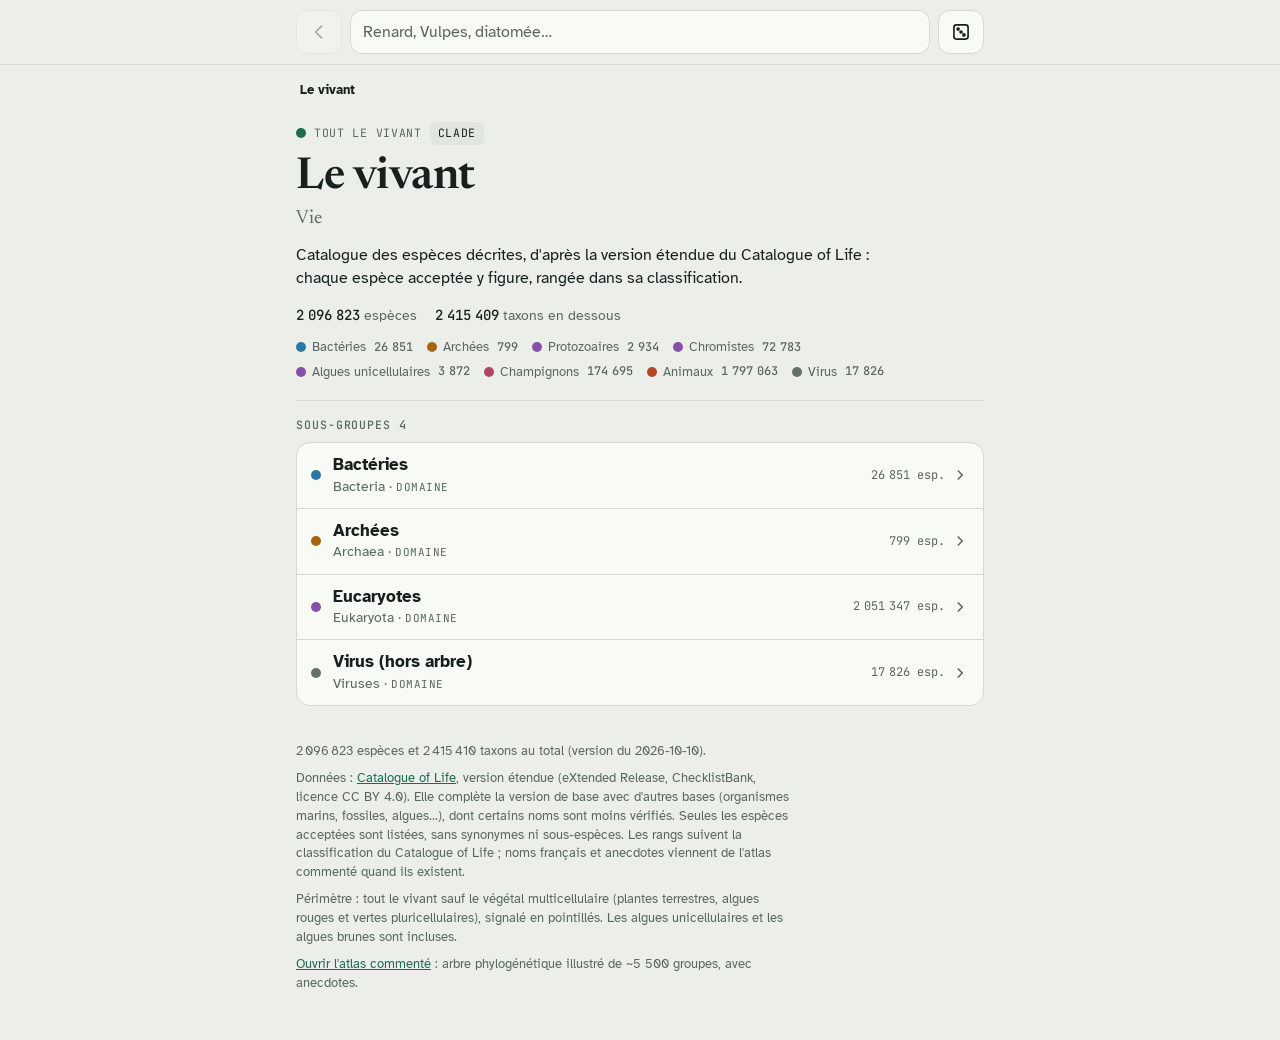
<file: arbre-du-vivant/index.html>
<!doctype html>
<html lang="fr">
<head>
<meta charset="utf-8">
<meta name="viewport" content="width=device-width, initial-scale=1, viewport-fit=cover">
<meta name="theme-color" content="#ECEFE9">
<title>Catalogue du vivant</title>
<link rel="preconnect" href="https://fonts.googleapis.com">
<link rel="preconnect" href="https://fonts.gstatic.com" crossorigin>
<link rel="stylesheet" href="https://fonts.googleapis.com/css2?family=Atkinson+Hyperlegible:wght@400;700&family=JetBrains+Mono:wght@500&family=Newsreader:ital,opsz,wght@0,6..72,500;0,6..72,600;1,6..72,500&display=swap">
<style>
/* Layout : une seule colonne de navigation en profondeur, pensée pour le pouce.
   Barre collante (retour, recherche) → fil d'Ariane de la lignée → fiche du taxon → sous-groupes. */
:root {
  --bg: #ECEFE9;
  --surface: #F8FAF5;
  --ink: #17201B;
  --muted: #5A675F;
  --line: #D3DAD2;
  --chip: #E1E7DF;
  --accent: #1F6A50;
  --accent-ink: #F8FAF5;
  --g-bact: #2B78A8;
  --g-arch: #A8650F;
  --g-prot: #8550A8;
  --g-fung: #B04468;
  --g-anim: #B4472A;
  --g-vir: #66706B;
  --g-excl: #9AA59E;
  --f-name: "Newsreader", Georgia, "Times New Roman", serif;
  --f-body: "Atkinson Hyperlegible", system-ui, -apple-system, "Segoe UI", Roboto, sans-serif;
  --f-mono: "JetBrains Mono", ui-monospace, Menlo, Consolas, monospace;
  --radius: 14px;
}
@media (prefers-color-scheme: dark) {
  :root:not([data-theme="light"]) {
    --bg: #0E1411; --surface: #161E1A; --ink: #E3EAE5; --muted: #93A29A; --line: #27332D; --chip: #212B26;
    --accent: #72C9A4; --accent-ink: #0E1411;
    --g-bact: #6CB3E3; --g-arch: #E3A955; --g-prot: #C397E0; --g-fung: #EB8DAB; --g-anim: #F0896A; --g-vir: #A3ADA8; --g-excl: #5F6B65;
    color-scheme: dark;
  }
}
:root[data-theme="dark"] {
  --bg: #0E1411; --surface: #161E1A; --ink: #E3EAE5; --muted: #93A29A; --line: #27332D; --chip: #212B26;
  --accent: #72C9A4; --accent-ink: #0E1411;
  --g-bact: #6CB3E3; --g-arch: #E3A955; --g-prot: #C397E0; --g-fung: #EB8DAB; --g-anim: #F0896A; --g-vir: #A3ADA8; --g-excl: #5F6B65;
  color-scheme: dark;
}

* { box-sizing: border-box; }
html, body { background: var(--bg); color: var(--ink); }
body { font-family: var(--f-body); font-size: 16px; line-height: 1.45; margin: 0; -webkit-text-size-adjust: 100%; }
button { font: inherit; color: inherit; }
:focus-visible { outline: 2px solid var(--accent); outline-offset: 2px; }

.wrap { max-width: 720px; margin: 0 auto; padding-inline: 16px; }

/* Barre du haut */
.top {
  position: sticky; top: env(safe-area-inset-top, 0px); z-index: 5;
  background: color-mix(in srgb, var(--bg) 92%, transparent);
  backdrop-filter: blur(10px); -webkit-backdrop-filter: blur(10px);
  border-bottom: 1px solid var(--line);
}
.top .wrap { display: grid; grid-template-columns: auto 1fr auto; gap: 8px; align-items: center; padding-block: 10px; }
.iconbtn {
  min-width: 44px; height: 44px; padding: 0 12px; border-radius: 12px;
  border: 1px solid var(--line); background: var(--surface); cursor: pointer;
  display: inline-flex; align-items: center; justify-content: center; gap: 6px; font-size: 15px;
}
.iconbtn:disabled { opacity: .35; cursor: default; }
.iconbtn svg { width: 20px; height: 20px; stroke: currentColor; fill: none; stroke-width: 2; stroke-linecap: round; stroke-linejoin: round; }
.search { position: relative; min-width: 0; }
.search input {
  width: 100%; height: 44px; border-radius: 12px; border: 1px solid var(--line);
  background: var(--surface); color: var(--ink); font: inherit; font-size: 16px;
  padding: 0 38px 0 12px; -webkit-appearance: none; appearance: none;
}
.search input::placeholder { color: var(--muted); }
.search input::-webkit-search-cancel-button { display: none; }
.search .clear {
  position: absolute; right: 4px; top: 4px; width: 36px; height: 36px; border: 0; background: transparent;
  border-radius: 10px; cursor: pointer; color: var(--muted); font-size: 20px; line-height: 1;
}

/* Fil d'Ariane */
.crumbs {
  display: flex; gap: 2px; overflow-x: auto; scrollbar-width: none; padding-block: 10px 2px;
  font-size: 13px; white-space: nowrap; -webkit-overflow-scrolling: touch;
  mask-image: linear-gradient(to right, transparent 0, #000 14px, #000 calc(100% - 14px), transparent 100%);
  padding-inline: 14px; margin-inline: -14px;
}
.crumbs::-webkit-scrollbar { display: none; }
.crumbs button {
  border: 0; background: transparent; color: var(--muted); padding: 6px 4px; cursor: pointer; border-radius: 8px;
  flex: none;
}
.crumbs button:last-child { color: var(--ink); font-weight: 700; }
.crumbs .sep { color: var(--line); padding: 6px 0; flex: none; }

/* Fiche du taxon */
.card { padding-block: 14px 18px; }
.meta { display: flex; flex-wrap: wrap; align-items: center; gap: 8px; font-family: var(--f-mono); font-size: 11.5px; letter-spacing: .06em; text-transform: uppercase; color: var(--muted); }
.dot { width: 10px; height: 10px; border-radius: 50%; background: var(--c, var(--g-vir)); flex: none; }
.rank { background: var(--chip); color: var(--ink); padding: 3px 8px; border-radius: 6px; }
h1 {
  font-family: var(--f-name); font-weight: 600; font-size: clamp(30px, 8vw, 44px); line-height: 1.05;
  margin: 10px 0 4px; text-wrap: balance; letter-spacing: -.01em;
}
.sci { font-family: var(--f-name); font-size: 19px; color: var(--muted); margin: 0; }
.it { font-style: italic; }
.note { margin: 12px 0 0; max-width: 62ch; }
.stats { display: flex; flex-wrap: wrap; gap: 8px 18px; margin-top: 14px; font-size: 14px; color: var(--muted); }
.stats b { font-family: var(--f-mono); font-weight: 500; color: var(--ink); font-variant-numeric: tabular-nums; }
.links { display: flex; flex-wrap: wrap; gap: 8px; margin-top: 14px; }
.links a, .links button {
  font-size: 14px; color: var(--accent); text-decoration: none; border: 1px solid var(--line);
  background: var(--surface); border-radius: 999px; padding: 7px 12px; cursor: pointer;
}
.excl-banner { margin-top: 12px; padding: 10px 12px; border-radius: 10px; background: var(--chip); color: var(--muted); font-size: 14px; }

/* Liste des sous-groupes */
.listhead { display: flex; justify-content: space-between; align-items: baseline; gap: 12px; padding-block: 6px 8px; border-top: 1px solid var(--line); }
.listhead h2 { font-family: var(--f-mono); font-weight: 500; font-size: 11.5px; letter-spacing: .08em; text-transform: uppercase; color: var(--muted); margin: 10px 0 0; }
.list { list-style: none; margin: 0 0 28px; padding: 0; background: var(--surface); border: 1px solid var(--line); border-radius: var(--radius); overflow: hidden; }
.list li + li { border-top: 1px solid var(--line); }
.row {
  width: 100%; display: grid; grid-template-columns: 10px minmax(0, 1fr) auto; gap: 12px; align-items: center;
  text-align: left; border: 0; background: transparent; padding: 12px 14px; min-height: 60px; cursor: pointer;
}
.row:active { background: var(--chip); }
@media (hover: hover) { .row:hover { background: var(--chip); } }
.row .t { min-width: 0; }
.row .n { display: block; font-weight: 700; font-size: 16.5px; line-height: 1.25; overflow-wrap: anywhere; }
.row .s { display: block; font-size: 14px; color: var(--muted); line-height: 1.3; margin-top: 2px; overflow-wrap: anywhere; }
.row .s .r { font-family: var(--f-mono); font-size: 11px; letter-spacing: .05em; text-transform: uppercase; }
.row .side { display: flex; align-items: center; gap: 6px; color: var(--muted); font-family: var(--f-mono); font-size: 12px; font-variant-numeric: tabular-nums; }
.row .chev { width: 18px; height: 18px; stroke: currentColor; fill: none; stroke-width: 2; }
.row.current { background: var(--chip); }
.row.excl .n { color: var(--muted); font-weight: 400; }
.row.excl .dot { background: transparent; border: 1.5px dashed var(--g-excl); }

/* Résultats de recherche */
.results-info { color: var(--muted); font-size: 14px; padding-block: 14px 8px; }
.row .path { display: block; font-size: 12.5px; color: var(--muted); margin-top: 3px; overflow-wrap: anywhere; }
mark { background: color-mix(in srgb, var(--accent) 22%, transparent); color: inherit; border-radius: 3px; }

/* Accueil : domaines */
.legend { display: flex; flex-wrap: wrap; gap: 6px 14px; font-size: 13px; color: var(--muted); margin-top: 12px; }
.legend span { display: inline-flex; align-items: center; gap: 6px; }

footer { color: var(--muted); font-size: 13px; padding-block: 8px 40px; max-width: 62ch; }
footer p { margin: 0 0 8px; }
footer a { color: var(--accent); }

.enter { animation: enter .2s ease-out; }
.enter-back { animation: enterBack .2s ease-out; }
@keyframes enter { from { transform: translateX(18px); opacity: .5; } to { transform: none; opacity: 1; } }
@keyframes enterBack { from { transform: translateX(-18px); opacity: .5; } to { transform: none; opacity: 1; } }
@media (prefers-reduced-motion: reduce) { .enter, .enter-back { animation: none; } }
.auth { font-family: var(--f-body); font-size: 14px; color: var(--muted); font-style: normal; }
.num { font-family: var(--f-mono); font-weight: 500; font-size: 12px; color: var(--muted); font-variant-numeric: tabular-nums; }
.legend .num { margin-left: 2px; }
.filter { padding-block: 0 10px; }
.filter input {
  width: 100%; height: 42px; border-radius: 10px; border: 1px solid var(--line);
  background: var(--surface); color: var(--ink); font: inherit; font-size: 16px; padding: 0 12px;
  -webkit-appearance: none; appearance: none;
}
.more {
  display: block; width: 100%; margin: -16px 0 28px; padding: 12px; border-radius: var(--radius);
  border: 1px solid var(--line); background: var(--surface); color: var(--accent); font: inherit; cursor: pointer;
}
footer a { color: var(--accent); }
.ext { margin: 6px 0 0; font-size: 14px; color: var(--muted); }
</style>
</head>
<body>
<header class="top">
  <div class="wrap">
    <button class="iconbtn" id="back" aria-label="Remonter d'un niveau" disabled>
      <svg viewBox="0 0 24 24"><path d="M15 5l-7 7 7 7"/></svg>
    </button>
    <div class="search">
      <input id="q" type="search" autocomplete="off" spellcheck="false" placeholder="Renard, Vulpes, diatomée…" aria-label="Chercher une espèce ou un groupe">
      <button class="clear" id="clear" aria-label="Effacer la recherche" hidden>×</button>
    </div>
    <button class="iconbtn" id="rand" aria-label="Aller à une espèce au hasard">
      <svg viewBox="0 0 24 24"><rect x="3.5" y="3.5" width="17" height="17" rx="3"/><circle cx="8.5" cy="8.5" r="1.2" fill="currentColor"/><circle cx="15.5" cy="15.5" r="1.2" fill="currentColor"/><circle cx="12" cy="12" r="1.2" fill="currentColor"/></svg>
    </button>
  </div>
</header>

<div class="wrap">
  <nav class="crumbs" id="crumbs" aria-label="Lignée"></nav>
  <main id="view">
    <section class="card">
      <div class="meta"><span class="dot"></span><span>Catalogue du vivant</span></div>
      <h1>Le vivant</h1>
      <p class="note">Chargement du catalogue des espèces décrites…</p>
    </section>
  </main>
  <footer>
    <p id="count"></p>
    <p>Données : <a href="https://www.catalogueoflife.org/" target="_blank" rel="noopener">Catalogue of Life</a>, version étendue (eXtended Release, ChecklistBank, licence CC BY 4.0). Elle complète la version de base avec d'autres bases (organismes marins, fossiles, algues…), dont certains noms sont moins vérifiés. Seules les espèces acceptées sont listées, sans synonymes ni sous-espèces. Les rangs suivent la classification du Catalogue of Life ; noms français et anecdotes viennent de l'atlas commenté quand ils existent.</p>
    <p>Périmètre : tout le vivant sauf le végétal multicellulaire (plantes terrestres, algues rouges et vertes pluricellulaires), signalé en pointillés. Les algues unicellulaires et les algues brunes sont incluses.</p>
    <p><a href="atlas.html">Ouvrir l'atlas commenté</a> : arbre phylogénétique illustré de ~5 500 groupes, avec anecdotes.</p>
  </footer>
</div>

<script>
(function () {
  "use strict";

  const RANKS = {
    c: "clade", D: "domaine", R: "règne", Rb: "sous-règne",
    P: "embranchement", Pb: "sous-embranchement",
    Cs: "super-classe", C: "classe", Cb: "sous-classe", Ci: "infra-classe",
    Os: "super-ordre", O: "ordre", Ob: "sous-ordre", Oi: "infra-ordre",
    Fs: "super-famille", F: "famille", Fb: "sous-famille", T: "tribu",
    G: "genre", S: "espèce", x: "hors périmètre"
  };
  const RANK_ORDER = {};
  "D R Rb P Pb Cs C Cb Ci Os O Ob Oi Fs F Fb T G S x".split(" ").forEach((c, i) => RANK_ORDER[c] = i);
  const ITALIC = { G: 1, S: 1 };
  const GROUPS = {
    "Bacteria": ["--g-bact", "Bactéries"], "Archaea": ["--g-arch", "Archées"],
    "Eukaryota": ["--g-prot", "Eucaryotes"], "Protozoa": ["--g-prot", "Protozoaires"],
    "Chromista": ["--g-prot", "Chromistes"], "Plantae": ["--g-prot", "Algues unicellulaires"],
    "Fungi": ["--g-fung", "Champignons"], "Animalia": ["--g-anim", "Animaux"], "Viruses": ["--g-vir", "Virus"]
  };
  const PAGE = 200;

  const $ = id => document.getElementById(id);
  const view = $("view"), crumbs = $("crumbs"), q = $("q"), backBtn = $("back"), clearBtn = $("clear");
  const esc = s => String(s).replace(/[&<>"]/g, c => ({ "&": "&amp;", "<": "&lt;", ">": "&gt;", '"': "&quot;" }[c]));
  const fmt = x => x.toLocaleString("fr-FR");
  const norm = s => s.normalize("NFD").replace(/[̀-ͯ]/g, "").toLowerCase().replace(/[^a-z0-9]+/g, " ").trim();
  const cap = s => s ? s[0].toUpperCase() + s.slice(1) : "";
  const chev = '<svg class="chev" viewBox="0 0 24 24" aria-hidden="true"><path d="M9 6l6 6-6 6"/></svg>';

  // ---------- Chargement des données ----------
  async function loadText(url) {
    const r = await fetch(url);
    if (!r.ok) throw new Error(url + " : " + r.status);
    const buf = new Uint8Array(await r.arrayBuffer());
    if (buf[0] === 0x1f && buf[1] === 0x8b) {
      const s = new Blob([buf]).stream().pipeThrough(new DecompressionStream("gzip"));
      return await new Response(s).text();
    }
    return new TextDecoder().decode(buf);
  }

  let meta = null;
  const chunks = new Map();   // numéro de morceau -> Promise<Map(id parent -> texte)>
  const shards = new Map();   // numéro d'index -> Promise<string[]>
  const nodes = new Map();    // id -> nœud déjà lu
  const kidsCache = new Map();

  function chunkOf(id) {
    const a = meta.chunks; let lo = 0, hi = a.length - 1;
    while (lo < hi) { const m = (lo + hi + 1) >> 1; if (a[m] <= id) lo = m; else hi = m - 1; }
    return lo;
  }
  function loadChunk(k) {
    if (!chunks.has(k)) {
      const p = loadText(`d/t/${k}.${meta.ext || "gz"}`).then(txt => {
        const m = new Map();
        for (const part of txt.split("\n#")) {
          const nl = part.indexOf("\n");
          if (nl < 0) continue;
          m.set(parseInt(part.slice(part[0] === "#" ? 1 : 0, nl), 10), part.slice(nl + 1));
        }
        return m;
      });
      p.catch(() => chunks.delete(k));
      chunks.set(k, p);
    }
    return chunks.get(k);
  }

  async function children(n) {
    if (!n.size) return [];
    if (kidsCache.has(n.id)) return kidsCache.get(n.id);
    const block = (await loadChunk(chunkOf(n.id))).get(n.id) || "";
    const out = [];
    let id = n.id + 1;
    for (const line of block.split("\n")) {
      if (!line) continue;
      let c;
      const f = line.split("\t");
      if (line[0] === "~" || line[0] === "!") {
        const nm = line[0] === "~" ? n.name + " " + f[0].slice(1) : f[0].slice(1);
        c = { id, code: "S", name: nm, auth: f[1] || "", fr: cap(f[2]), note: f[3] || "", ext: f[4] === "1", size: 0, nsp: 1 };
      } else {
        c = { id, code: f[0], name: f[1], size: +f[2], nsp: +f[3], fr: cap(f[4]), note: f[5] || "", auth: f[6] || "", ext: f[7] === "1" };
      }
      c.parent = n;
      c.group = GROUPS[c.name] ? c.name : n.group;
      out.push(c);
      nodes.set(id, c);
      id += 1 + c.size;
    }
    kidsCache.set(n.id, out);
    return out;
  }

  async function nodeById(id) {
    if (nodes.has(id)) return nodes.get(id);
    let cur = ROOT;
    while (cur.id !== id) {
      const ks = await children(cur);
      const next = ks.find(c => c.id <= id && id <= c.id + c.size);
      if (!next) throw new Error("Identifiant introuvable : " + id);
      cur = next;
    }
    return cur;
  }

  let ROOT;
  const lineage = n => { const a = []; for (let p = n; p; p = p.parent) a.unshift(p); return a; };
  const dag = n => n.ext ? "† " : "";
  const title = n => dag(n) + (n.fr || n.name);
  const sciHTML = n => dag(n) + (ITALIC[n.code] ? `<span class="it">${esc(n.name)}</span>` : esc(n.name));
  const colorOf = n => n.code === "x" ? "var(--g-excl)" : (n.group && GROUPS[n.group] ? `var(${GROUPS[n.group][0]})` : "var(--accent)");

  function rowHTML(n, opts = {}) {
    const sub = [];
    if (n.fr) sub.push(sciHTML(n));
    sub.push(`<span class="r">${RANKS[n.code] || n.code}</span>`);
    let right = "";
    if (n.size) right = `<span>${n.nsp ? fmt(n.nsp) + " esp." : fmt(n.size)}</span>${chev}`;
    const cls = ["row"]; if (n.code === "x") cls.push("excl"); if (opts.current) cls.push("current");
    const nm = opts.hl ? dag(n) + opts.hl(n) : (n.fr ? dag(n) + esc(n.fr) : sciHTML(n));
    return `<li><button class="${cls.join(" ")}" data-id="${n.id}"${opts.current ? ' aria-current="true"' : ""}>
      <span class="dot" style="--c:${colorOf(n)}"></span>
      <span class="t"><span class="n">${nm}</span><span class="s">${sub.join(" · ")}</span>${opts.path ? `<span class="path">${opts.path}</span>` : ""}</span>
      <span class="side">${right}</span></button></li>`;
  }

  // ---------- Vue d'un nœud ----------
  let current = null, token = 0, listState = null;

  async function render(n, dir) {
    const my = ++token;
    current = n;
    const line = lineage(n);
    crumbs.innerHTML = line.map((p, i) =>
      (i ? '<span class="sep" aria-hidden="true">›</span>' : "") + `<button data-id="${p.id}">${esc(title(p))}</button>`).join("");
    crumbs.scrollLeft = crumbs.scrollWidth;
    backBtn.disabled = !n.parent;
    const groupName = n.group && GROUPS[n.group] ? GROUPS[n.group][1] : "Tout le vivant";
    let h = `<section class="card">
      <div class="meta"><span class="dot" style="--c:${colorOf(n)}"></span><span>${esc(groupName)}</span><span class="rank">${RANKS[n.code] || n.code}</span></div>
      <h1${!n.fr && ITALIC[n.code] ? ' class="it"' : ""}>${esc(title(n))}</h1>
      ${n.ext ? `<p class="ext">Espèce ou groupe éteint, connu par des fossiles.</p>` : ""}
      ${n.fr ? `<p class="sci">${sciHTML(n)}${n.auth ? ` <span class="auth">${esc(n.auth)}</span>` : ""}</p>` : (n.auth ? `<p class="sci"><span class="auth">${esc(n.auth)}</span></p>` : "")}
      ${n.note ? `<p class="note">${esc(n.note)}</p>` : ""}
      ${n.code === "x" ? `<div class="excl-banner">Branche végétale multicellulaire : signalée pour situer l'arbre, mais pas détaillée ici.</div>` : ""}`;
    if (n.size) {
      h += `<div class="stats"><span><b>${fmt(n.nsp)}</b> espèce${n.nsp > 1 ? "s" : ""}</span>${n.size !== n.nsp ? `<span><b>${fmt(n.size)}</b> taxons en dessous</span>` : ""}</div>`;
    }
    if (n === ROOT && meta) {
      h += `<div class="legend">${["Bacteria", "Archaea", "Protozoa", "Chromista", "Plantae", "Fungi", "Animalia", "Viruses"].filter(k => k in meta.counts).map(k => [k, meta.counts[k]]).map(([k, v]) => GROUPS[k] ? `<span><span class="dot" style="--c:var(${GROUPS[k][0]})"></span>${GROUPS[k][1]} <b class="num">${fmt(v)}</b></span>` : "").join("")}</div>`;
    }
    if (n !== ROOT && n.code !== "x" && n.code !== "c") {
      h += `<div class="links"><a href="https://fr.wikipedia.org/w/index.php?search=${encodeURIComponent(n.name)}" target="_blank" rel="noopener">Wikipédia ↗</a><a href="https://www.catalogueoflife.org/data/search?q=${encodeURIComponent(n.name)}" target="_blank" rel="noopener">Catalogue of Life ↗</a></div>`;
    }
    h += `</section><div id="listzone"><p class="results-info">Chargement…</p></div>`;
    view.innerHTML = h;
    view.classList.remove("enter", "enter-back");
    if (dir) { void view.offsetWidth; view.classList.add(dir < 0 ? "enter-back" : "enter"); }
    document.title = n === ROOT ? "Catalogue du vivant" : `${title(n)} · Catalogue du vivant`;

    try {
      let list, heading, cur = null;
      if (n.size) { list = await children(n); heading = n.code === "G" ? "Espèces" : "Sous-groupes"; }
      else if (n.parent) { list = await children(n.parent); heading = "Dans " + title(n.parent); cur = n; }
      else list = [];
      if (my !== token) return;
      listState = { list, cur, shown: 0, filter: "", heading };
      drawList();
    } catch (e) {
      if (my === token) $("listzone").innerHTML = `<p class="results-info">Impossible de charger ce groupe. Vérifiez la connexion puis réessayez.</p>`;
    }
  }

  function drawList(more) {
    const z = $("listzone"); if (!z || !listState) return;
    const st = listState;
    const items = st.filter ? st.list.filter(c => norm(c.name + " " + c.fr).includes(st.filter)) : st.list;
    if (!more) st.shown = 0;
    let start = st.shown;
    st.shown = Math.min(items.length, Math.max(st.shown + PAGE, st.cur ? items.indexOf(st.cur) + 20 : 0));
    const rows = items.slice(start, st.shown).map(c => rowHTML(c, { current: c === st.cur })).join("");
    if (!more) {
      z.innerHTML = `<div class="listhead"><h2>${esc(st.heading)} <span class="num">${fmt(st.list.length)}</span></h2></div>` +
        (st.list.length > 30 ? `<div class="filter"><input id="filter" type="search" placeholder="Filtrer ces ${fmt(st.list.length)} noms" autocomplete="off" value="${esc(st.filter)}" aria-label="Filtrer la liste"></div>` : "") +
        `<ul class="list" id="list">${rows}</ul><div id="morezone"></div>`;
      const f = $("filter");
      if (f) f.addEventListener("input", () => { st.filter = norm(f.value); drawListBody(); });
    } else {
      $("list").insertAdjacentHTML("beforeend", rows);
    }
    $("morezone").innerHTML = st.shown < items.length ? `<button class="more" id="more">Afficher ${fmt(Math.min(PAGE, items.length - st.shown))} de plus (${fmt(items.length - st.shown)} restants)</button>` : (items.length ? "" : `<p class="results-info">Aucun nom ne correspond.</p>`);
    const mb = $("more"); if (mb) mb.addEventListener("click", () => drawList(true));
  }
  function drawListBody() {
    const st = listState; st.shown = 0;
    const items = st.filter ? st.list.filter(c => norm(c.name + " " + c.fr).includes(st.filter)) : st.list;
    st.shown = Math.min(items.length, PAGE);
    $("list").innerHTML = items.slice(0, st.shown).map(c => rowHTML(c, { current: c === st.cur })).join("");
    $("morezone").innerHTML = st.shown < items.length ? `<button class="more" id="more">Afficher ${fmt(Math.min(PAGE, items.length - st.shown))} de plus (${fmt(items.length - st.shown)} restants)</button>` : (items.length ? "" : `<p class="results-info">Aucun nom ne correspond.</p>`);
    const mb = $("more"); if (mb) mb.addEventListener("click", () => drawList(true));
  }

  const isAncestor = (a, b) => { for (let p = b.parent; p; p = p.parent) if (p === a) return true; return false; };
  async function go(id, push = true) {
    let n;
    try { n = await nodeById(id); } catch (e) { return; }
    const dir = current && isAncestor(n, current) ? -1 : 1;
    closeSearch(false);
    render(n, dir);
    window.scrollTo({ top: 0 });
    if (push) { try { history.pushState({ id: n.id }, ""); } catch (e) {} }
  }

  window.addEventListener("popstate", e => {
    const id = e.state && typeof e.state.id === "number" ? e.state.id : 0;
    go(id, false);
  });
  document.addEventListener("click", e => {
    const b = e.target.closest("[data-id]");
    if (b && meta) go(+b.dataset.id);
  });
  backBtn.addEventListener("click", () => { if (current && current.parent) go(current.parent.id); });
  $("rand").addEventListener("click", async () => {
    if (!meta) return;
    let n = await nodeById(1 + Math.floor(Math.random() * (meta.nodes - 1)));
    while (n.size) { const ks = await children(n); n = ks[Math.floor(Math.random() * ks.length)]; }
    go(n.id);
  });

  // ---------- Recherche ----------
  let timer = null, searchToken = 0;
  q.addEventListener("input", () => { clearBtn.hidden = !q.value; clearTimeout(timer); timer = setTimeout(search, 180); });
  q.addEventListener("keydown", e => {
    if (e.key === "Escape") { closeSearch(true); q.blur(); }
    if (e.key === "Enter") { const first = view.querySelector(".row"); if (first) first.click(); q.blur(); }
  });
  clearBtn.addEventListener("click", () => { closeSearch(true); q.focus(); });
  function closeSearch(rerender) {
    const was = !!q.value;
    q.value = ""; clearBtn.hidden = true; searchToken++;
    if (rerender && was && current) render(current, 0);
  }
  function loadShard(i) {
    if (!shards.has(i)) {
      const p = loadText(`d/s/${i}.${meta.ext || "gz"}`).then(t => t.split("\n"));
      p.catch(() => shards.delete(i));
      shards.set(i, p);
    }
    return shards.get(i);
  }

  async function search() {
    const raw = q.value.trim(), k = norm(raw), my = ++searchToken;
    if (!meta) return;
    if (k.length < 2) { if (current) render(current, 0); return; }
    // Les tranches couvrent des plages de clés contiguës : on prend celles qui recoupent [k, k + \uffff].
    const lastLE = s => { const a = meta.shards; let lo = 0, hi = a.length - 1; while (lo < hi) { const m = (lo + hi + 1) >> 1; if (a[m] <= s) lo = m; else hi = m - 1; } return lo; };
    const cands = [];
    for (let i = lastLE(k), j = lastLE(k + "\uffff"); i <= j; i++) cands.push(i);
    crumbs.innerHTML = `<button disabled>Recherche</button>`;
    if (cands.length > 6) {
      view.innerHTML = `<p class="results-info">Tapez une ou deux lettres de plus pour chercher parmi ${fmt(meta.nodes)} noms.</p>`;
      return;
    }
    view.innerHTML = `<p class="results-info">Recherche…</p>`;
    let lines;
    try { lines = (await Promise.all(cands.map(loadShard))).flat(); }
    catch (e) { if (my === searchToken) view.innerHTML = `<p class="results-info">La recherche n'a pas pu se charger. Vérifiez la connexion.</p>`; return; }
    if (my !== searchToken) return;
    const hits = [], seen = new Set();
    let total = 0;
    for (const l of lines) {
      if (!l.startsWith(k)) continue;
      const f = l.split("\t");
      const id = +f[1];
      if (seen.has(id)) continue;
      seen.add(id); total++;
      if (hits.length < 2000) {
        const name = f[3] || cap(f[0]); // nom omis quand il se déduit de la clé
        const fr = cap(f[4]), isFr = !!fr && norm(fr).startsWith(k), full = isFr || norm(name).startsWith(k);
        // 0 : nom exact ; 1 : début du nom ; 2 : mot à l'intérieur d'un nom français.
        hits.push({ key: f[0], id, code: f[2], name, fr, ext: f[5] === "1", isFr, score: !full ? 2 : (f[0] === k ? 0 : 1) });
      }
    }
    hits.sort((a, b) => a.score - b.score || (b.isFr - a.isFr) || RANK_ORDER[a.code] - RANK_ORDER[b.code] || a.key.localeCompare(b.key));
    const shown = hits.slice(0, 100);
    const hl = n => {
      const text = n.fr && norm(n.fr).split(" ").some(w => w.startsWith(k.split(" ")[0])) ? n.fr : n.name;
      const nt = norm(text);
      const i = nt.indexOf(k);
      const inner = i < 0 ? esc(text) : esc(text.slice(0, i)) + "<mark>" + esc(text.slice(i, i + k.length)) + "</mark>" + esc(text.slice(i + k.length));
      return text === n.name && ITALIC[n.code] ? `<span class="it">${inner}</span>` : inner;
    };
    view.innerHTML = `<p class="results-info">${total ? `${fmt(total)} résultat${total > 1 ? "s" : ""}${total > shown.length ? ` (${shown.length} premiers affichés)` : ""} pour « ${esc(raw)} »` : `Aucun résultat pour « ${esc(raw)} ». Essayez le nom latin, ou le début du nom.`}</p>` +
      (shown.length ? `<ul class="list">${shown.map(h => rowHTML({ id: h.id, code: h.code, name: h.name, fr: h.fr, ext: h.ext, size: 0, group: null }, { hl })).join("")}</ul>` : "");
  }

  // ---------- Démarrage ----------
  (async function start() {
    try {
      meta = JSON.parse(await loadText("d/meta.json"));
    } catch (e) {
      view.innerHTML = `<section class="card"><h1>Le vivant</h1><p class="note">Les données du catalogue n'ont pas pu être chargées. Vérifiez la connexion puis rechargez la page.</p></section>`;
      return;
    }
    ROOT = { id: 0, code: "c", name: "Vie", fr: "Le vivant", note: "Catalogue des espèces décrites, d'après la version étendue du Catalogue of Life : chaque espèce acceptée y figure, rangée dans sa classification.", auth: "", size: meta.nodes - 1, nsp: meta.species, parent: null, group: null };
    nodes.set(0, ROOT);
    $("count").textContent = `${fmt(meta.species)} espèces et ${fmt(meta.nodes)} taxons au total (version du ${meta.built}).`;
    try { history.replaceState({ id: 0 }, ""); } catch (e) {}
    render(ROOT, 0);
  })();
})();
</script>
</body>
</html>
</file>
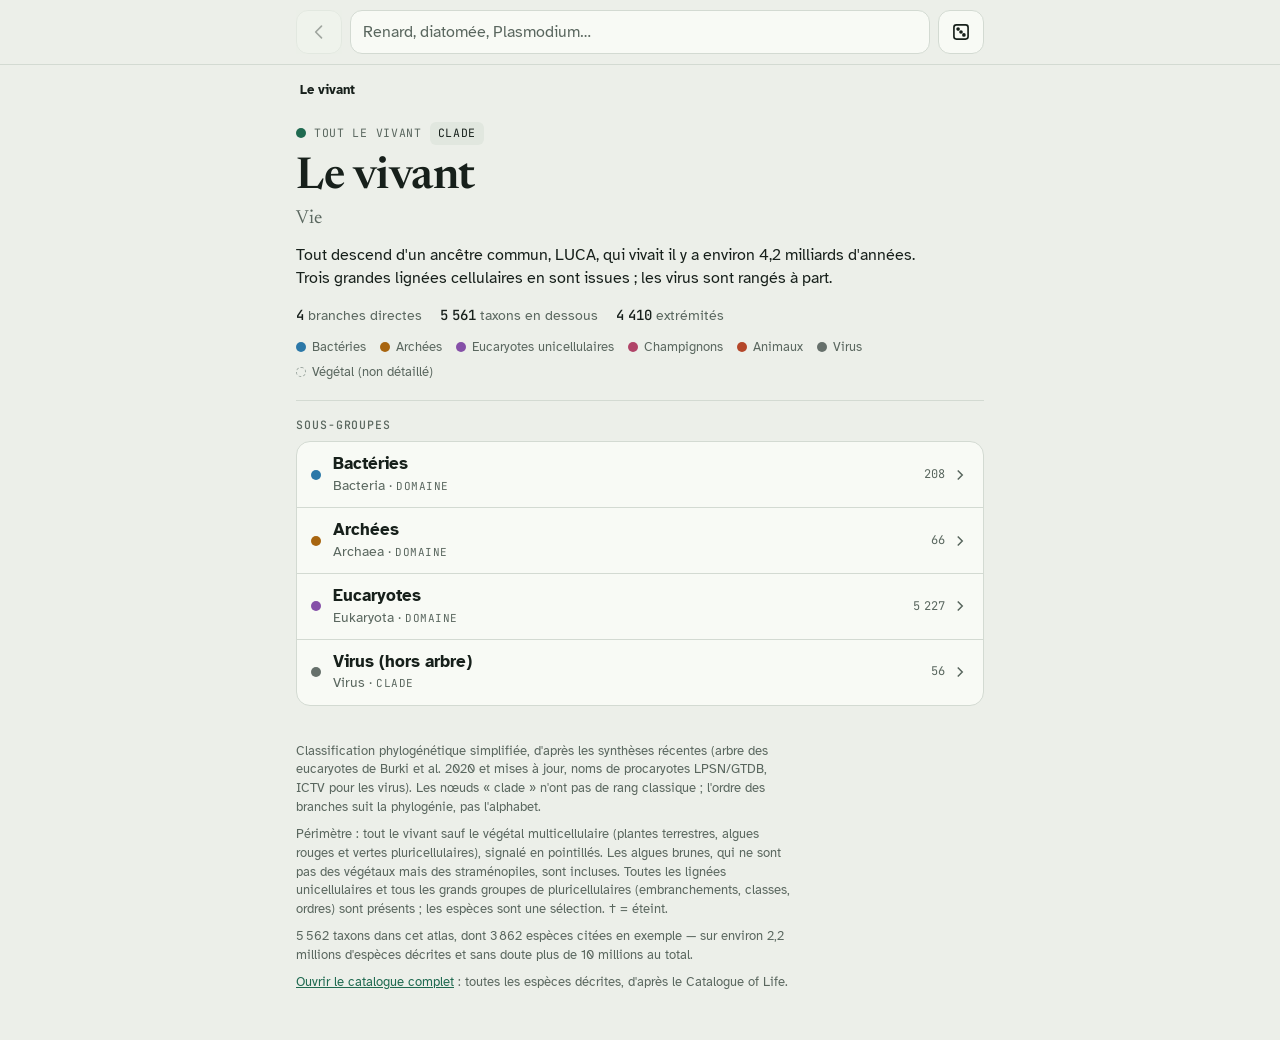
<file: arbre-du-vivant/atlas.html>
<!doctype html>
<html lang="fr">
<head>
<meta charset="utf-8">
<meta name="viewport" content="width=device-width, initial-scale=1, viewport-fit=cover">
<meta name="theme-color" content="#ECEFE9">
<title>Arbre du vivant</title>
<link rel="preconnect" href="https://fonts.googleapis.com">
<link rel="preconnect" href="https://fonts.gstatic.com" crossorigin>
<link rel="stylesheet" href="https://fonts.googleapis.com/css2?family=Atkinson+Hyperlegible:wght@400;700&family=JetBrains+Mono:wght@500&family=Newsreader:ital,opsz,wght@0,6..72,500;0,6..72,600;1,6..72,500&display=swap">
<style>
/* Layout : une seule colonne de navigation en profondeur, pensée pour le pouce.
   Barre collante (retour, recherche) → fil d'Ariane de la lignée → fiche du taxon → sous-groupes. */
:root {
  --bg: #ECEFE9;
  --surface: #F8FAF5;
  --ink: #17201B;
  --muted: #5A675F;
  --line: #D3DAD2;
  --chip: #E1E7DF;
  --accent: #1F6A50;
  --accent-ink: #F8FAF5;
  --g-bact: #2B78A8;
  --g-arch: #A8650F;
  --g-prot: #8550A8;
  --g-fung: #B04468;
  --g-anim: #B4472A;
  --g-vir: #66706B;
  --g-excl: #9AA59E;
  --f-name: "Newsreader", Georgia, "Times New Roman", serif;
  --f-body: "Atkinson Hyperlegible", system-ui, -apple-system, "Segoe UI", Roboto, sans-serif;
  --f-mono: "JetBrains Mono", ui-monospace, Menlo, Consolas, monospace;
  --radius: 14px;
}
@media (prefers-color-scheme: dark) {
  :root:not([data-theme="light"]) {
    --bg: #0E1411; --surface: #161E1A; --ink: #E3EAE5; --muted: #93A29A; --line: #27332D; --chip: #212B26;
    --accent: #72C9A4; --accent-ink: #0E1411;
    --g-bact: #6CB3E3; --g-arch: #E3A955; --g-prot: #C397E0; --g-fung: #EB8DAB; --g-anim: #F0896A; --g-vir: #A3ADA8; --g-excl: #5F6B65;
    color-scheme: dark;
  }
}
:root[data-theme="dark"] {
  --bg: #0E1411; --surface: #161E1A; --ink: #E3EAE5; --muted: #93A29A; --line: #27332D; --chip: #212B26;
  --accent: #72C9A4; --accent-ink: #0E1411;
  --g-bact: #6CB3E3; --g-arch: #E3A955; --g-prot: #C397E0; --g-fung: #EB8DAB; --g-anim: #F0896A; --g-vir: #A3ADA8; --g-excl: #5F6B65;
  color-scheme: dark;
}

* { box-sizing: border-box; }
html, body { background: var(--bg); color: var(--ink); }
body { font-family: var(--f-body); font-size: 16px; line-height: 1.45; margin: 0; -webkit-text-size-adjust: 100%; }
button { font: inherit; color: inherit; }
:focus-visible { outline: 2px solid var(--accent); outline-offset: 2px; }

.wrap { max-width: 720px; margin: 0 auto; padding-inline: 16px; }

/* Barre du haut */
.top {
  position: sticky; top: env(safe-area-inset-top, 0px); z-index: 5;
  background: color-mix(in srgb, var(--bg) 92%, transparent);
  backdrop-filter: blur(10px); -webkit-backdrop-filter: blur(10px);
  border-bottom: 1px solid var(--line);
}
.top .wrap { display: grid; grid-template-columns: auto 1fr auto; gap: 8px; align-items: center; padding-block: 10px; }
.iconbtn {
  min-width: 44px; height: 44px; padding: 0 12px; border-radius: 12px;
  border: 1px solid var(--line); background: var(--surface); cursor: pointer;
  display: inline-flex; align-items: center; justify-content: center; gap: 6px; font-size: 15px;
}
.iconbtn:disabled { opacity: .35; cursor: default; }
.iconbtn svg { width: 20px; height: 20px; stroke: currentColor; fill: none; stroke-width: 2; stroke-linecap: round; stroke-linejoin: round; }
.search { position: relative; min-width: 0; }
.search input {
  width: 100%; height: 44px; border-radius: 12px; border: 1px solid var(--line);
  background: var(--surface); color: var(--ink); font: inherit; font-size: 16px;
  padding: 0 38px 0 12px; -webkit-appearance: none; appearance: none;
}
.search input::placeholder { color: var(--muted); }
.search input::-webkit-search-cancel-button { display: none; }
.search .clear {
  position: absolute; right: 4px; top: 4px; width: 36px; height: 36px; border: 0; background: transparent;
  border-radius: 10px; cursor: pointer; color: var(--muted); font-size: 20px; line-height: 1;
}

/* Fil d'Ariane */
.crumbs {
  display: flex; gap: 2px; overflow-x: auto; scrollbar-width: none; padding-block: 10px 2px;
  font-size: 13px; white-space: nowrap; -webkit-overflow-scrolling: touch;
  mask-image: linear-gradient(to right, transparent 0, #000 14px, #000 calc(100% - 14px), transparent 100%);
  padding-inline: 14px; margin-inline: -14px;
}
.crumbs::-webkit-scrollbar { display: none; }
.crumbs button {
  border: 0; background: transparent; color: var(--muted); padding: 6px 4px; cursor: pointer; border-radius: 8px;
  flex: none;
}
.crumbs button:last-child { color: var(--ink); font-weight: 700; }
.crumbs .sep { color: var(--line); padding: 6px 0; flex: none; }

/* Fiche du taxon */
.card { padding-block: 14px 18px; }
.meta { display: flex; flex-wrap: wrap; align-items: center; gap: 8px; font-family: var(--f-mono); font-size: 11.5px; letter-spacing: .06em; text-transform: uppercase; color: var(--muted); }
.dot { width: 10px; height: 10px; border-radius: 50%; background: var(--c, var(--g-vir)); flex: none; }
.rank { background: var(--chip); color: var(--ink); padding: 3px 8px; border-radius: 6px; }
h1 {
  font-family: var(--f-name); font-weight: 600; font-size: clamp(30px, 8vw, 44px); line-height: 1.05;
  margin: 10px 0 4px; text-wrap: balance; letter-spacing: -.01em;
}
.sci { font-family: var(--f-name); font-size: 19px; color: var(--muted); margin: 0; }
.it { font-style: italic; }
.note { margin: 12px 0 0; max-width: 62ch; }
.stats { display: flex; flex-wrap: wrap; gap: 8px 18px; margin-top: 14px; font-size: 14px; color: var(--muted); }
.stats b { font-family: var(--f-mono); font-weight: 500; color: var(--ink); font-variant-numeric: tabular-nums; }
.links { display: flex; flex-wrap: wrap; gap: 8px; margin-top: 14px; }
.links a, .links button {
  font-size: 14px; color: var(--accent); text-decoration: none; border: 1px solid var(--line);
  background: var(--surface); border-radius: 999px; padding: 7px 12px; cursor: pointer;
}
.excl-banner { margin-top: 12px; padding: 10px 12px; border-radius: 10px; background: var(--chip); color: var(--muted); font-size: 14px; }

/* Liste des sous-groupes */
.listhead { display: flex; justify-content: space-between; align-items: baseline; gap: 12px; padding-block: 6px 8px; border-top: 1px solid var(--line); }
.listhead h2 { font-family: var(--f-mono); font-weight: 500; font-size: 11.5px; letter-spacing: .08em; text-transform: uppercase; color: var(--muted); margin: 10px 0 0; }
.list { list-style: none; margin: 0 0 28px; padding: 0; background: var(--surface); border: 1px solid var(--line); border-radius: var(--radius); overflow: hidden; }
.list li + li { border-top: 1px solid var(--line); }
.row {
  width: 100%; display: grid; grid-template-columns: 10px minmax(0, 1fr) auto; gap: 12px; align-items: center;
  text-align: left; border: 0; background: transparent; padding: 12px 14px; min-height: 60px; cursor: pointer;
}
.row:active { background: var(--chip); }
@media (hover: hover) { .row:hover { background: var(--chip); } }
.row .t { min-width: 0; }
.row .n { display: block; font-weight: 700; font-size: 16.5px; line-height: 1.25; overflow-wrap: anywhere; }
.row .s { display: block; font-size: 14px; color: var(--muted); line-height: 1.3; margin-top: 2px; overflow-wrap: anywhere; }
.row .s .r { font-family: var(--f-mono); font-size: 11px; letter-spacing: .05em; text-transform: uppercase; }
.row .side { display: flex; align-items: center; gap: 6px; color: var(--muted); font-family: var(--f-mono); font-size: 12px; font-variant-numeric: tabular-nums; }
.row .chev { width: 18px; height: 18px; stroke: currentColor; fill: none; stroke-width: 2; }
.row.current { background: var(--chip); }
.row.excl .n { color: var(--muted); font-weight: 400; }
.row.excl .dot { background: transparent; border: 1.5px dashed var(--g-excl); }

/* Résultats de recherche */
.results-info { color: var(--muted); font-size: 14px; padding-block: 14px 8px; }
.row .path { display: block; font-size: 12.5px; color: var(--muted); margin-top: 3px; overflow-wrap: anywhere; }
mark { background: color-mix(in srgb, var(--accent) 22%, transparent); color: inherit; border-radius: 3px; }

/* Accueil : domaines */
.legend { display: flex; flex-wrap: wrap; gap: 6px 14px; font-size: 13px; color: var(--muted); margin-top: 12px; }
.legend span { display: inline-flex; align-items: center; gap: 6px; }

footer { color: var(--muted); font-size: 13px; padding-block: 8px 40px; max-width: 62ch; }
footer p { margin: 0 0 8px; }
footer a { color: var(--accent); }

.enter { animation: enter .2s ease-out; }
.enter-back { animation: enterBack .2s ease-out; }
@keyframes enter { from { transform: translateX(18px); opacity: .5; } to { transform: none; opacity: 1; } }
@keyframes enterBack { from { transform: translateX(-18px); opacity: .5; } to { transform: none; opacity: 1; } }
@media (prefers-reduced-motion: reduce) { .enter, .enter-back { animation: none; } }
</style>
</head>
<body>
<header class="top">
  <div class="wrap">
    <button class="iconbtn" id="back" aria-label="Remonter d'un niveau" disabled>
      <svg viewBox="0 0 24 24"><path d="M15 5l-7 7 7 7"/></svg>
    </button>
    <div class="search">
      <input id="q" type="search" autocomplete="off" spellcheck="false" placeholder="Renard, diatomée, Plasmodium…" aria-label="Chercher un être vivant">
      <button class="clear" id="clear" aria-label="Effacer la recherche" hidden>×</button>
    </div>
    <button class="iconbtn" id="rand" aria-label="Aller à une espèce au hasard">
      <svg viewBox="0 0 24 24"><rect x="3.5" y="3.5" width="17" height="17" rx="3"/><circle cx="8.5" cy="8.5" r="1.2" fill="currentColor"/><circle cx="15.5" cy="15.5" r="1.2" fill="currentColor"/><circle cx="12" cy="12" r="1.2" fill="currentColor"/></svg>
    </button>
  </div>
</header>

<div class="wrap">
  <nav class="crumbs" id="crumbs" aria-label="Lignée"></nav>
  <main id="view"></main>
  <footer>
    <p>Classification phylogénétique simplifiée, d'après les synthèses récentes (arbre des eucaryotes de Burki et al. 2020 et mises à jour, noms de procaryotes LPSN/GTDB, ICTV pour les virus). Les nœuds « clade » n'ont pas de rang classique ; l'ordre des branches suit la phylogénie, pas l'alphabet.</p>
    <p>Périmètre : tout le vivant sauf le végétal multicellulaire (plantes terrestres, algues rouges et vertes pluricellulaires), signalé en pointillés. Les algues brunes, qui ne sont pas des végétaux mais des straménopiles, sont incluses. Toutes les lignées unicellulaires et tous les grands groupes de pluricellulaires (embranchements, classes, ordres) sont présents ; les espèces sont une sélection. † = éteint.</p>
    <p id="count"></p>
    <p><a href="index.html">Ouvrir le catalogue complet</a> : toutes les espèces décrites, d'après le Catalogue of Life.</p>
  </footer>
</div>

<script type="text/plain" id="tree-data">
# Format : indentation d'un espace par niveau ; code|Nom scientifique|Nom français|Note
# "@@ Nom" rattache les lignes suivantes (profondeur 0) à un nœud déjà défini.
c|Vie|Le vivant|Tout descend d'un ancêtre commun, LUCA, qui vivait il y a environ 4,2 milliards d'années. Trois grandes lignées cellulaires en sont issues ; les virus sont rangés à part.
 D|Bacteria|Bactéries|Cellules sans noyau, à paroi le plus souvent en peptidoglycane. Environ 20 000 espèces décrites, des millions estimées.
  R|Bacillati|Terrabactéries|Grande lignée surtout terrestre à l'origine ; souvent une seule membrane (Gram positif).
   P|Bacillota|Firmicutes|Bactéries Gram positif à faible teneur en GC, beaucoup forment des endospores.
    C|Bacilli|Bacilles
     O|Bacillales|Bacillales
      S|Bacillus subtilis|Bacille du foin|Modèle de laboratoire, forme des spores très résistantes.
      S|Bacillus anthracis|Bacille du charbon|Agent de la maladie du charbon (anthrax).
      S|Bacillus thuringiensis|Bacille de Thuringe|Ses toxines sont utilisées comme insecticide biologique.
      S|Staphylococcus aureus|Staphylocoque doré|Commensal de la peau, pathogène opportuniste (SARM).
      S|Listeria monocytogenes|Listeria|Responsable de la listériose alimentaire.
     O|Lactobacillales|Bactéries lactiques
      S|Lactobacillus delbrueckii|Lactobacille bulgare|Ferment du yaourt avec Streptococcus thermophilus.
      S|Lacticaseibacillus casei|Lactobacille casei
      S|Streptococcus pneumoniae|Pneumocoque
      S|Streptococcus pyogenes|Streptocoque du groupe A|Angines, scarlatine.
      S|Streptococcus thermophilus|Streptocoque thermophile
      S|Lactococcus lactis|Lactocoque|Ferment des fromages.
      S|Enterococcus faecalis|Entérocoque
    C|Clostridia|Clostridies
     S|Clostridium botulinum|Bacille botulique|Produit la toxine botulique, la plus puissante connue.
     S|Clostridium tetani|Bacille du tétanos
     S|Clostridioides difficile|Clostridioides difficile|Diarrhées après antibiotiques.
     S|Faecalibacterium duncaniae|Faecalibacterium|Une des bactéries les plus abondantes de l'intestin humain (ex-F. prausnitzii).
     G|Epulopiscium|Epulopiscium|Bactérie géante de l'intestin des poissons-chirurgiens, visible à l'œil nu.
    C|Negativicutes|Négativicutes|Firmicutes à double membrane.
     G|Veillonella|Veillonella
    C|Erysipelotrichia|Érysipélotriches
   P|Mycoplasmatota|Mycoplasmes|Sans paroi cellulaire, génomes minuscules (ex-Tenericutes).
    C|Mollicutes|Mollicutes
     S|Mycoplasmoides genitalium|Mycoplasma genitalium|Un des plus petits génomes d'organisme cultivable : environ 525 gènes.
     S|Mycoplasmoides pneumoniae|Mycoplasma pneumoniae
     G|Spiroplasma|Spiroplasma|Hélicoïdales, symbiotes d'insectes.
     G|Candidatus Phytoplasma|Phytoplasmes|Parasites de la sève, transmis par des insectes.
   P|Actinomycetota|Actinobactéries|Gram positif à forte teneur en GC ; grands producteurs d'antibiotiques.
    C|Actinomycetes|Actinomycètes
     O|Mycobacteriales|Mycobactéries
      S|Mycobacterium tuberculosis|Bacille de Koch|Agent de la tuberculose.
      S|Mycobacterium leprae|Bacille de Hansen|Agent de la lèpre.
      S|Corynebacterium diphtheriae|Bacille diphtérique
      G|Nocardia|Nocardia
     O|Kitasatosporales|Streptomycètes
      G|Streptomyces|Streptomyces|Source de plus des deux tiers des antibiotiques naturels ; donne l'odeur de terre mouillée (géosmine).
     O|Bifidobacteriales|Bifidobactéries
      G|Bifidobacterium|Bifidobacterium|Colonise l'intestin des nourrissons allaités.
     O|Propionibacteriales|Propionibactéries
      S|Cutibacterium acnes|Bacille de l'acné
      S|Propionibacterium freudenreichii|Propionibactérie|Fait les trous de l'emmental.
     O|Micrococcales|Micrococcales
      G|Micrococcus|Micrococcus
     O|Frankiales|Frankiales
      G|Frankia|Frankia|Fixe l'azote dans les racines de l'aulne.
    C|Coriobacteriia|Coriobactéries
    C|Rubrobacteria|Rubrobactéries
    C|Acidimicrobiia|Acidimicrobies
   P|Cyanobacteriota|Cyanobactéries|Ont inventé la photosynthèse qui libère de l'oxygène (Grande Oxydation, ~2,4 Ga). Un de leurs ancêtres est devenu le chloroplaste.
    C|Cyanophyceae|Cyanobactéries photosynthétiques
     O|Gloeobacterales|Gloeobacter|Lignée la plus ancienne, sans thylakoïdes.
      S|Gloeobacter violaceus|Gloeobacter
     O|Synechococcales|Synechococcales
      S|Prochlorococcus marinus|Prochlorococcus|L'organisme photosynthétique le plus abondant de la planète.
      G|Synechococcus|Synechococcus
     O|Chroococcales|Chroococcales
      S|Microcystis aeruginosa|Microcystis|Responsable des « fleurs d'eau » toxiques des lacs.
     O|Oscillatoriales|Oscillatoriales
      S|Limnospira platensis|Spiruline|Vendue comme complément alimentaire (ex-Arthrospira).
      S|Trichodesmium erythraeum|Trichodesmium|Fixe l'azote en haute mer ; colore la mer Rouge.
      G|Oscillatoria|Oscillatoria
     O|Nostocales|Nostocales|Filaments avec hétérocystes fixateurs d'azote.
      G|Nostoc|Nostoc
      G|Anabaena|Anabaena
    C|Vampirovibrionia|Mélainabactéries|Cousines non photosynthétiques des cyanobactéries.
   P|Chloroflexota|Bactéries vertes non sulfureuses
    S|Chloroflexus aurantiacus|Chloroflexus
    G|Dehalococcoides|Dehalococcoides|Dégrade des solvants chlorés.
   P|Deinococcota|Deinococcus-Thermus
    S|Deinococcus radiodurans|Deinococcus|Résiste à des radiations mille fois mortelles pour l'humain.
    S|Thermus aquaticus|Thermus aquaticus|Source de la Taq polymérase utilisée en PCR.
   P|Armatimonadota|Armatimonadota
   P|Dormibacterota|Dormibacterota
  R|Pseudomonadati|Gracilicutes|Grande lignée de bactéries à double membrane (Gram négatif).
   P|Pseudomonadota|Protéobactéries|Le plus vaste embranchement bactérien (ex-Proteobacteria).
    C|Alphaproteobacteria|Alphaprotéobactéries|Les mitochondries descendent d'une bactérie proche de ce groupe.
     O|Rickettsiales|Rickettsiales
      S|Rickettsia prowazekii|Rickettsie du typhus
      S|Wolbachia pipientis|Wolbachia|Infecte peut-être la moitié des espèces d'insectes et manipule leur reproduction.
     O|Pelagibacterales|SAR11
      S|Pelagibacter ubique|Pelagibacter|Probablement la bactérie la plus nombreuse des océans.
     O|Hyphomicrobiales|Rhizobiales
      G|Rhizobium|Rhizobium|Fixe l'azote dans les nodosités des légumineuses.
      S|Agrobacterium tumefaciens|Agrobactérie|Transfère naturellement de l'ADN aux plantes.
      S|Brucella melitensis|Brucella|Agent de la brucellose.
      S|Bartonella henselae|Bartonella|Maladie des griffes du chat.
     O|Caulobacterales|Caulobacterales
      S|Caulobacter crescentus|Caulobacter|Modèle du cycle cellulaire asymétrique.
     O|Rhodobacterales|Rhodobacterales
      G|Rhodobacter|Rhodobacter
     O|Sphingomonadales|Sphingomonadales
     O|Rhodospirillales|Rhodospirillales
      S|Magnetospirillum magneticum|Magnétospirille|Fabrique des cristaux de magnétite pour s'orienter.
     O|Acetobacterales|Bactéries acétiques
      G|Acetobacter|Acetobacter|Transforme le vin en vinaigre.
     O|Holosporales|Holosporales|Parasites du noyau des paramécies.
    C|Betaproteobacteria|Bêtaprotéobactéries
     O|Neisseriales|Neisseriales
      S|Neisseria meningitidis|Méningocoque
      S|Neisseria gonorrhoeae|Gonocoque
     O|Burkholderiales|Burkholderiales
      S|Bordetella pertussis|Bacille de la coqueluche
      S|Burkholderia pseudomallei|Burkholderia
     O|Nitrosomonadales|Nitrosomonadales
      S|Nitrosomonas europaea|Nitrosomonas|Oxyde l'ammoniac : étape clé du cycle de l'azote.
    C|Gammaproteobacteria|Gammaprotéobactéries
     O|Enterobacterales|Entérobactéries
      S|Escherichia coli|Colibacille|L'organisme modèle le plus étudié de la biologie.
      S|Salmonella enterica|Salmonelle
      G|Shigella|Shigella|Dysenterie bacillaire.
      S|Klebsiella pneumoniae|Klebsielle
      S|Yersinia pestis|Bacille de la peste|A causé la Peste noire au XIVe siècle.
      S|Buchnera aphidicola|Buchnera|Symbiote obligatoire des pucerons.
      S|Serratia marcescens|Serratia
      S|Proteus mirabilis|Proteus
     O|Pseudomonadales|Pseudomonadales
      S|Pseudomonas aeruginosa|Bacille pyocyanique
      S|Pseudomonas fluorescens|Pseudomonas fluorescent
      S|Acinetobacter baumannii|Acinetobacter
     O|Vibrionales|Vibrionales
      S|Vibrio cholerae|Vibrion cholérique|Agent du choléra.
      S|Aliivibrio fischeri|Vibrio fischeri|Bactérie lumineuse symbiote du calmar Euprymna.
     O|Pasteurellales|Pasteurellales
      S|Haemophilus influenzae|Haemophilus|Premier génome d'organisme libre séquencé (1995).
      S|Pasteurella multocida|Pasteurella
     O|Legionellales|Legionellales
      S|Legionella pneumophila|Légionelle
      S|Coxiella burnetii|Coxiella|Fièvre Q.
     O|Thiotrichales|Thiotrichales
      S|Francisella tularensis|Francisella|Tularémie.
      S|Thiomargarita magnifica|Thiomargarita magnifica|Plus grande bactérie connue : un filament de 2 cm.
     O|Xanthomonadales|Xanthomonadales
      S|Xylella fastidiosa|Xylella|Tue les oliviers des Pouilles.
      S|Xanthomonas campestris|Xanthomonas|Produit la gomme xanthane.
     O|Chromatiales|Bactéries pourpres sulfureuses
     O|Alteromonadales|Alteromonadales
      S|Shewanella oneidensis|Shewanella|Respire des métaux.
     O|Methylococcales|Méthanotrophes
    C|Zetaproteobacteria|Zétaprotéobactéries
     S|Mariprofundus ferrooxydans|Mariprofundus|Oxyde le fer près des sources hydrothermales.
    C|Acidithiobacillia|Acidithiobacillia
     S|Acidithiobacillus ferrooxidans|Acidithiobacillus|Utilisé pour extraire le cuivre des minerais.
   P|Campylobacterota|Campylobactéries
    S|Campylobacter jejuni|Campylobacter|Première cause bactérienne de gastro-entérite.
    S|Helicobacter pylori|Hélicobactère|Responsable des ulcères de l'estomac (Nobel 2005).
   P|Thermodesulfobacteriota|Desulfobacterota|Bactéries réductrices de sulfate.
    G|Desulfovibrio|Desulfovibrio
    S|Geobacter sulfurreducens|Geobacter|Produit de l'électricité : fabrique des « nanofils ».
   P|Myxococcota|Myxobactéries
    S|Myxococcus xanthus|Myxococcus|Les cellules s'assemblent en fructifications multicellulaires.
   P|Bdellovibrionota|Bdellovibrions
    S|Bdellovibrio bacteriovorus|Bdellovibrio|Prédateur qui pénètre dans d'autres bactéries.
   P|Acidobacteriota|Acidobactéries|Très abondantes dans les sols.
   P|Nitrospirota|Nitrospira
    G|Nitrospira|Nitrospira|Certaines oxydent l'ammoniac jusqu'au nitrate (comammox).
    G|Leptospirillum|Leptospirillum
   P|Nitrospinota|Nitrospina
   P|Spirochaetota|Spirochètes|Bactéries en tire-bouchon, flagelles internes.
    S|Treponema pallidum|Tréponème pâle|Agent de la syphilis.
    S|Borreliella burgdorferi|Borrélie|Agent de la maladie de Lyme.
    S|Leptospira interrogans|Leptospire|Leptospirose.
   P|Elusimicrobiota|Elusimicrobiota
   P|Deferribacterota|Deferribacterota
   c|Groupe PVC|Planctomycètes, Verrucomicrobies, Chlamydies
    P|Planctomycetota|Planctomycètes|Membranes internes complexes.
     S|Gemmata obscuriglobus|Gemmata
     G|Candidatus Brocadia|Brocadia|Oxyde l'ammonium sans oxygène (anammox).
    P|Verrucomicrobiota|Verrucomicrobies
     S|Akkermansia muciniphila|Akkermansia|Se nourrit du mucus intestinal.
    P|Chlamydiota|Chlamydies|Parasites intracellulaires obligatoires.
     S|Chlamydia trachomatis|Chlamydia|Trachome et infection sexuellement transmissible.
    P|Lentisphaerota|Lentisphaerota
    P|Kiritimatiellota|Kiritimatiellota
   c|Groupe FCB|Fibrobactères, Chlorobi, Bacteroidetes
    P|Bacteroidota|Bactéroïdes|Grands dégradeurs de sucres complexes dans l'intestin.
     S|Bacteroides fragilis|Bacteroides
     S|Porphyromonas gingivalis|Porphyromonas|Maladie des gencives.
     G|Prevotella|Prevotella
     G|Flavobacterium|Flavobacterium
    P|Chlorobiota|Bactéries vertes sulfureuses|Photosynthèse dans très peu de lumière.
     G|Chlorobium|Chlorobium
    P|Fibrobacterota|Fibrobacter|Dégradent la cellulose dans la panse des ruminants.
    P|Gemmatimonadota|Gemmatimonadota
    P|Ignavibacteriota|Ignavibacteriota
    P|Balneolota|Balneolota
    P|Calditrichota|Calditrichota
  R|Fusobacteriati|Fusobactéries
   P|Fusobacteriota|Fusobactéries
    S|Fusobacterium nucleatum|Fusobacterium|Bactérie buccale associée au cancer colorectal.
  R|Thermotogati|Thermotogati|Lignée de bactéries thermophiles.
   P|Thermotogota|Thermotogales|Entourées d'une gaine (« toge »).
    S|Thermotoga maritima|Thermotoga
  c|Autres lignées thermophiles|Lignées basales, position débattue
   P|Aquificota|Aquificales|Parmi les bactéries les plus thermophiles (jusqu'à 95 °C).
    S|Aquifex aeolicus|Aquifex
   P|Dictyoglomota|Dictyoglomota
   P|Caldisericota|Caldisericota
   P|Coprothermobacterota|Coprothermobacterota
   P|Synergistota|Synergistota
  c|Patescibacteria|Radiation des phylums candidats (CPR)|Bactéries ultra-petites (~0,2 µm) connues surtout par leur ADN ; elles vivent accrochées à d'autres bactéries. Peut-être un quart de la diversité bactérienne.
   P|Candidatus Saccharibacteria|Saccharibactéries (TM7)|Vit en épibionte sur des actinobactéries de la bouche.
   P|Candidatus Parcubacteria|Parcubactéries
   P|Candidatus Microgenomates|Microgénomates
 D|Archaea|Archées|Cellules sans noyau mais à machinerie proche des eucaryotes, membranes à lipides éthers. Aucune n'est pathogène connue. Souvent extrêmophiles, mais aussi partout dans les océans et les sols.
  R|Methanobacteriati|Euryarchées
   P|Methanobacteriota|Euryarchéotes|(ex-Euryarchaeota)
    C|Methanobacteria|Méthanobactéries
     S|Methanobrevibacter smithii|Methanobrevibacter|Principale archée de l'intestin humain, produit du méthane.
     G|Methanobacterium|Methanobacterium
     G|Methanothermobacter|Methanothermobacter
    C|Methanococci|Méthanocoques
     S|Methanocaldococcus jannaschii|Methanocaldococcus|Première archée séquencée (1996).
    C|Methanopyri|Méthanopyres
     S|Methanopyrus kandleri|Methanopyrus|Une souche se multiplie à 122 °C, record pour la vie.
    C|Methanomicrobia|Méthanomicrobes
     G|Methanosarcina|Methanosarcina|Plus grand génome d'archée connu.
     G|Methanothrix|Methanothrix
     c|ANME|Méthanotrophes anaérobies|Consomment le méthane des fonds marins avec des bactéries partenaires.
    C|Halobacteria|Halobactéries|Vivent dans des saumures saturées en sel ; colorent les marais salants en rose.
     S|Halobacterium salinarum|Halobacterium
     S|Haloferax volcanii|Haloferax
     S|Haloquadratum walsbyi|Archée carrée|Cellules plates et carrées.
    C|Thermococci|Thermocoques
     S|Pyrococcus furiosus|Pyrococcus|Pousse à 100 °C ; source de la polymérase Pfu.
     G|Thermococcus|Thermococcus
    C|Archaeoglobi|Archéoglobes
     S|Archaeoglobus fulgidus|Archaeoglobus
    C|Thermoplasmata|Thermoplasmes
     S|Thermoplasma acidophilum|Thermoplasma|Sans paroi cellulaire.
     S|Picrophilus torridus|Picrophilus|Vit à pH 0.
     G|Ferroplasma|Ferroplasma
    C|Poseidoniia|Archées marines du groupe II|Très abondantes dans les eaux de surface.
   P|Hadarchaeota|Hadarchées|Vivent dans les sédiments profonds.
  R|Thermoproteati|Groupe TACK
   P|Thermoproteota|Thermoprotéotes|(ex-Crenarchaeota et Thaumarchaeota)
    C|Thermoprotei|Thermoprotées|Hyperthermophiles des sources chaudes.
     O|Sulfolobales|Sulfolobales
      S|Saccharolobus solfataricus|Sulfolobus|Vit dans les solfatares à 80 °C et pH 3.
      S|Sulfolobus acidocaldarius|Sulfolobus acidocaldarius
     O|Desulfurococcales|Desulfurococcales
      S|Pyrolobus fumarii|Pyrolobus|Survit jusqu'à 113 °C.
      G|Ignicoccus|Ignicoccus|Hôte de la minuscule Nanoarchaeum.
     O|Thermoproteales|Thermoproteales
      G|Pyrobaculum|Pyrobaculum
      G|Thermoproteus|Thermoproteus
    C|Nitrososphaeria|Thaumarchées|Oxydent l'ammoniac ; parmi les êtres vivants les plus nombreux des océans.
     S|Nitrosopumilus maritimus|Nitrosopumilus
     G|Nitrososphaera|Nitrososphaera
     S|Cenarchaeum symbiosum|Cenarchaeum|Symbiote d'une éponge.
    C|Korarchaeia|Korarchées
     S|Candidatus Korarchaeum cryptofilum|Korarchaeum
    C|Bathyarchaeia|Bathyarchées|Abondantes dans les sédiments marins.
    C|Methanomethylicia|Verstraetearchées|Méthanogènes hors des Euryarchées.
  R|Nanobdellati|Superphylum DPANN|Archées minuscules, souvent symbiotes ou parasites d'autres archées.
   P|Nanobdellota|Nanoarchées
    S|Nanoarchaeum equitans|Nanoarchaeum|Vit accrochée à Ignicoccus ; génome de 490 000 paires de bases.
   P|Candidatus Micrarchaeota|Micrarchées|Archées ARMAN des drainages miniers acides.
   P|Candidatus Woesearchaeota|Woesearchées
   P|Candidatus Altiarchaeota|Altiarchées
    S|Candidatus Altiarchaeum hamiconexum|Altiarchaeum|Cellules hérissées de grappins.
   P|Candidatus Nanohaloarchaeota|Nanohaloarchées
   P|Candidatus Aenigmarchaeota|Aenigmarchées
  R|Promethearchaeati|Archées d'Asgard|Les plus proches parentes des eucaryotes : elles possèdent déjà des gènes « eucaryotes » (actine, ESCRT…). Noms tirés des dieux nordiques.
   P|Promethearchaeota|Asgardarchées
    C|Lokiarchaeia|Lokiarchées|Découvertes près du Château de Loki, une source hydrothermale arctique (2015).
     S|Candidatus Prometheoarchaeum syntrophicum|Prometheoarchaeum|Première archée d'Asgard cultivée (2020), après 12 ans d'efforts ; cellules à longs bras.
    C|Thorarchaeia|Thorarchées
    C|Odinarchaeia|Odinarchées
    C|Helarchaeia|Helarchées
    C|Heimdallarchaeia|Heimdallarchées|Groupe dont seraient issus les eucaryotes (Hodarchaeales).
 D|Eukaryota|Eucaryotes|Cellules à noyau, avec mitochondries (héritées d'une alphaprotéobactérie). Issus d'une archée d'Asgard il y a environ 2 milliards d'années. La plupart des lignées sont unicellulaires : les « protistes ».
 c|Virus|Virus (hors arbre)|Les virus ne sont pas des cellules et n'ont pas d'ancêtre commun unique : ils ne font pas partie de l'arbre du vivant au sens strict. Ils sont classés en « domaines » (realms) par l'ICTV.
  D|Riboviria|Riboviria|Virus à ARN et rétrovirus.
   R|Orthornavirae|Virus à ARN
    F|Coronaviridae|Coronavirus
     S|SARS-CoV-2|Coronavirus du Covid-19
    F|Orthomyxoviridae|Virus grippaux
     S|Alphainfluenzavirus influenzae|Virus de la grippe A
    F|Filoviridae|Filovirus
     S|Orthoebolavirus zairense|Virus Ebola
    F|Rhabdoviridae|Rhabdovirus
     S|Lyssavirus rabies|Virus de la rage
    F|Paramyxoviridae|Paramyxovirus
     S|Morbillivirus hominis|Virus de la rougeole
    F|Picornaviridae|Picornavirus
     S|Enterovirus coxsackiepol|Poliovirus
    F|Flaviviridae|Flavivirus
     S|Orthoflavivirus denguei|Virus de la dengue
     S|Orthoflavivirus zikaense|Virus Zika
     S|Hepacivirus hominis|Virus de l'hépatite C
    F|Virgaviridae|Virgavirus
     S|Tobamovirus tabaci|Virus de la mosaïque du tabac|Premier virus découvert (1892).
   R|Pararnavirae|Rétrovirus et apparentés
    F|Retroviridae|Rétrovirus
     S|Lentivirus humimdef1|VIH-1
    F|Hepadnaviridae|Hépadnavirus
     S|Orthohepadnavirus hominoidei|Virus de l'hépatite B
  D|Duplodnaviria|Duplodnaviria|Virus à ADN double brin à capside « HK97 ».
   C|Caudoviricetes|Bactériophages à queue|Les entités biologiques les plus nombreuses sur Terre (~10³¹).
    G|Tequatrovirus|Phage T4|Phage d'Escherichia coli, modèle historique de la biologie moléculaire.
    G|Lambdavirus|Phage lambda
    c|crAssphage|crAssphage|Le virus le plus abondant de l'intestin humain.
   O|Herpesvirales|Herpèsvirus
    S|Simplexvirus humanalpha1|Herpès simplex 1
    S|Varicellovirus humanalpha3|Virus de la varicelle
    S|Lymphocryptovirus humangamma4|Virus d'Epstein-Barr
  D|Varidnaviria|Varidnaviria|Virus à ADN à capside « double gelée roulée ».
   P|Nucleocytoviricota|Virus géants|Plus gros que certaines bactéries.
    S|Mimivirus bradfordmassiliense|Mimivirus|Découvert en 1992 dans une amibe, pris d'abord pour une bactérie.
    G|Pandoravirus|Pandoravirus|Génome de 2,5 millions de paires de bases.
    G|Pithovirus|Pithovirus|Réveillé après 30 000 ans dans le pergélisol sibérien.
    F|Poxviridae|Poxvirus
     S|Orthopoxvirus variola|Virus de la variole|Éradiqué en 1980.
     S|Orthopoxvirus monkeypox|Virus mpox
    F|Asfarviridae|Asfarvirus
     S|Asfivirus haemorrhagiae|Virus de la peste porcine africaine
   F|Adenoviridae|Adénovirus
  D|Monodnaviria|Monodnaviria|Petits virus à ADN.
   F|Papillomaviridae|Papillomavirus
    G|Alphapapillomavirus|Papillomavirus humains (HPV 16, 18…)|Principale cause du cancer du col de l'utérus.
   F|Polyomaviridae|Polyomavirus
   F|Parvoviridae|Parvovirus
   F|Microviridae|Microvirus
    G|Sinsheimervirus|Phage φX174|Premier génome ADN entièrement séquencé (1977).
  D|Adnaviria|Adnaviria|Virus d'archées hyperthermophiles, ADN sous forme A.
   F|Rudiviridae|Rudivirus
  D|Ribozyviria|Ribozyviria|Satellites à ARN circulaire avec ribozyme.
   S|Deltavirus italiense|Virus de l'hépatite D
@@ Eukaryota
c|Amorphea|Amorphea|Animaux, champignons, amibes et leurs parents unicellulaires.
 c|Obazoa|Obazoa
  c|Opisthokonta|Opisthocontes|Cellules mobiles à un flagelle postérieur, comme le spermatozoïde.
   c|Holomycota|Holomycètes|Champignons et leurs parents amiboïdes.
    c|Rotosphaerida|Nucléariides|Amibes à fins pseudopodes, plus proches parents des champignons.
     G|Nuclearia|Nuclearia
     S|Fonticula alba|Fonticula|Amibe qui s'agrège en petite fructification.
   c|Holozoa|Holozoaires|Animaux et leurs parents unicellulaires.
    c|Ichthyosporea|Ichthyosporés|Parasites et commensaux d'animaux aquatiques.
     S|Sphaeroforma arctica|Sphaeroforma
     S|Creolimax fragrantissima|Creolimax
     S|Ichthyophonus hoferi|Ichthyophonus|Parasite des harengs.
    c|Pluriformea|Pluriformea
     S|Corallochytrium limacisporum|Corallochytrium
     S|Syssomonas multiformis|Syssomonas
    c|Filasterea|Filastérés
     S|Capsaspora owczarzaki|Capsaspora|Amibe vivant dans un escargot, utilisée pour comprendre l'origine des animaux.
     G|Ministeria|Ministeria
    c|Choanoflagellata|Choanoflagellés|Les plus proches parents unicellulaires des animaux : une cellule à collerette, comme celles des éponges.
     S|Monosiga brevicollis|Monosiga
     S|Salpingoeca rosetta|Salpingoeca|Forme des colonies en rosette, déclenchées par une bactérie.
     S|Choanoeca flexa|Choanoeca|Colonies en coupe qui se retournent à la lumière.
  c|Apusomonadida|Apusomonades|Petits flagellés glisseurs des sols et sédiments.
   G|Apusomonas|Apusomonas
   S|Thecamonas trahens|Thecamonas
  c|Breviatea|Breviates|Amiboflagellés des milieux sans oxygène.
   S|Breviata anathema|Breviata
   S|Pygsuia biforma|Pygsuia
 P|Amoebozoa|Amibozoaires|Amibes à pseudopodes lobés, dont les myxomycètes.
  c|Tubulinea|Tubulinés
   S|Amoeba proteus|Amibe protée|L'amibe des manuels scolaires.
   S|Chaos carolinense|Amibe géante|Jusqu'à 5 mm, des centaines de noyaux.
   c|Arcellinida|Thécamibes à coque
    G|Arcella|Arcella
    G|Difflugia|Difflugia|Construit sa coque avec des grains de sable.
  c|Discosea|Discosés
   S|Acanthamoeba castellanii|Acanthamibe|Kératites des porteurs de lentilles ; hôte des virus géants.
   S|Balamuthia mandrillaris|Balamuthia
   G|Vannella|Vannella
  c|Evosea|Évosés
   c|Archamoebae|Archamibes|Amibes sans mitochondries classiques.
    S|Entamoeba histolytica|Amibe dysentérique|Responsable de l'amibiase.
    S|Pelomyxa palustris|Pélomyxe|Amibe géante des vases, sans mitochondries.
    G|Mastigamoeba|Mastigamoeba
   c|Eumycetozoa|Mycétozoaires
    C|Myxogastria|Myxomycètes|Plasmodes géants à milliers de noyaux, longtemps pris pour des champignons.
     S|Physarum polycephalum|Blob|Résout des labyrinthes sans cerveau ; a voyagé dans l'ISS.
     S|Fuligo septica|Fleur de tan|Masse jaune vif sur les copeaux de bois.
     G|Stemonitis|Stémonite
     S|Lycogala epidendrum|Lait de loup
    C|Dictyostelia|Dictyostélides|Amibes sociales : des milliers de cellules forment une limace puis une tige.
     S|Dictyostelium discoideum|Dictyostelium|Organisme modèle en biologie.
    c|Protosporangiida|Protosporangiides
     S|Ceratiomyxa fruticulosa|Cératiomyxe
   c|Variosea|Variosés
 c|CRuMs|CRuMs|Petits groupes de flagellés, parents proches d'Amorphea.
  S|Collodictyon triciliatum|Collodictyon
  G|Rigifila|Rigifila
  G|Mantamonas|Mantamonas
c|Diaphoretickes|Diaphoretickes|Lignées où la photosynthèse est apparue (par endosymbiose) ou a été empruntée plusieurs fois.
 c|Archaeplastida|Archéplastides|Lignée issue de l'endosymbiose primaire d'une cyanobactérie. Ici, seules les formes unicellulaires sont détaillées.
  P|Glaucophyta|Glaucophytes|Leur chloroplaste garde une paroi de peptidoglycane, comme une cyanobactérie.
   S|Cyanophora paradoxa|Cyanophora
   G|Glaucocystis|Glaucocystis
   G|Gloeochaete|Gloeochaete
  P|Rhodophyta|Algues rouges (unicellulaires)
   C|Cyanidiophyceae|Cyanidiophycées|Algues rouges extrêmophiles des sources acides et chaudes.
    S|Cyanidioschyzon merolae|Cyanidioschyzon|Un des plus petits génomes d'eucaryote photosynthétique.
    S|Galdieria sulphuraria|Galdieria|Vit à pH 1 et 56 °C ; a emprunté des gènes aux bactéries.
   C|Porphyridiophyceae|Porphyridiophycées
    S|Porphyridium purpureum|Porphyridium
   C|Rhodellophyceae|Rhodellophycées
    G|Rhodella|Rhodella
   x|Florideophyceae et Bangiophyceae|Algues rouges multicellulaires|Nori, corallines, Gracilaria… (végétal, non détaillé)
  c|Rhodelphidia|Rhodelphides|Prédateurs non photosynthétiques, parents des algues rouges.
   S|Rhodelphis limneticus|Rhodelphis
  P|Picozoa|Picozoaires|Minuscules prédateurs marins, cousins des algues rouges.
   S|Picomonas judraskeda|Picomonas
  c|Viridiplantae|Lignée verte|Ici, seules les algues vertes unicellulaires sont détaillées.
   P|Prasinodermophyta|Prasinodermophytes
    S|Prasinoderma coloniale|Prasinoderma
   P|Chlorophyta|Chlorophytes (unicellulaires)
    C|Mamiellophyceae|Mamiellophycées
     S|Ostreococcus tauri|Ostreococcus|Le plus petit eucaryote libre connu (~1 µm), découvert dans l'étang de Thau.
     S|Micromonas pusilla|Micromonas
     G|Bathycoccus|Bathycoccus
    C|Pyramimonadophyceae|Pyramimonadophycées
     G|Pyramimonas|Pyramimonas
    C|Chlorodendrophyceae|Chlorodendrophycées
     G|Tetraselmis|Tetraselmis|Partenaire photosynthétique du ver de Roscoff.
    C|Trebouxiophyceae|Trébouxiophycées
     S|Chlorella vulgaris|Chlorelle
     G|Trebouxia|Trebouxia|L'algue la plus fréquente dans les lichens.
     S|Botryococcus braunii|Botryococcus|Produit des hydrocarbures.
    C|Chlorophyceae|Chlorophycées
     S|Chlamydomonas reinhardtii|Chlamydomonas|Modèle pour l'étude des flagelles et de la photosynthèse.
     S|Dunaliella salina|Dunaliella|Rend roses certains lacs salés (bêta-carotène).
     S|Haematococcus lacustris|Haematococcus|Source d'astaxanthine.
     x|Volvox et colonies|Algues vertes coloniales et multicellulaires|Volvox, ulves, Caulerpa… (non détaillées)
   P|Streptophyta|Streptophytes (unicellulaires)
    S|Mesostigma viride|Mesostigma|Flagellé, à la base de la lignée des plantes terrestres.
    S|Chlorokybus atmophyticus|Chlorokybus
    C|Zygnematophyceae|Desmidiées et conjuguées|Les plus proches parentes algales des plantes terrestres.
     G|Closterium|Closterium|Cellule en croissant.
     G|Cosmarium|Cosmarium|Cellule en deux moitiés symétriques.
     G|Micrasterias|Micrasterias|Cellule étoilée découpée comme un flocon.
    x|Embryophyta|Plantes terrestres|Mousses, fougères, conifères, plantes à fleurs… (végétal, non détaillé)
 c|Cryptista|Cryptistes
  C|Cryptophyceae|Cryptophytes|Algues dont le chloroplaste contient encore le noyau réduit (nucléomorphe) d'une algue rouge avalée.
   S|Guillardia theta|Guillardia
   G|Cryptomonas|Cryptomonas
   G|Rhodomonas|Rhodomonas
  c|Goniomonadida|Goniomonades
   G|Goniomonas|Goniomonas
  c|Katablepharidophyta|Katablépharides
   G|Katablepharis|Katablepharis
  S|Palpitomonas bilix|Palpitomonas
 c|Haptista|Haptistes
  P|Haptophyta|Haptophytes
   C|Prymnesiophyceae|Prymnésiophycées
    S|Gephyrocapsa huxleyi|Emiliania huxleyi|Coccolithophore dont les blooms se voient de l'espace ; ses plaques calcaires forment la craie.
    S|Phaeocystis globosa|Phaeocystis|Forme la mousse des plages au printemps.
    S|Prymnesium parvum|Prymnesium|Algue dorée toxique pour les poissons.
    G|Coccolithus|Coccolithus
   C|Pavlovophyceae|Pavlovophycées
    G|Pavlova|Pavlova
  c|Centroplasthelida|Centrohélidés|Héliozoaires aux longs bras rayonnants.
   G|Acanthocystis|Acanthocystis
   G|Raphidiophrys|Raphidiophrys
 c|Provora|Provora|Prédateurs découverts en 2022.
  G|Nibbleromonas|Nibbleromonas
  S|Ancoracysta twista|Ancoracysta
 c|TSAR|TSAR|Télonèmes, Straménopiles, Alvéolés et Rhizaria.
  c|Telonemia|Télonèmes
   S|Telonema subtile|Telonema
  c|Stramenopiles|Straménopiles|Flagelle orné de poils tripartites. Comprend diatomées, oomycètes et algues brunes.
   c|Bigyra|Bigyra
    c|Opalinata|Opalines
     G|Opalina|Opalina|Couverte de milliers de flagelles, vit dans l'intestin des grenouilles.
     S|Blastocystis hominis|Blastocystis|Un des eucaryotes les plus fréquents de l'intestin humain.
    c|Bicosoecida|Bicosoécides
     S|Cafeteria roenbergensis|Cafeteria|Flagellé marin parasité par un virus géant.
    C|Labyrinthulomycetes|Labyrinthulomycètes
     G|Labyrinthula|Labyrinthula|Maladie de la zostère.
     G|Aurantiochytrium|Aurantiochytrium|Produit des oméga-3 (DHA) industriels.
   c|Pseudofungi|Pseudo-champignons
    P|Oomycota|Oomycètes|Ressemblent à des champignons mais sont des straménopiles.
     S|Phytophthora infestans|Mildiou de la pomme de terre|Cause de la Grande Famine irlandaise (1845).
     S|Plasmopara viticola|Mildiou de la vigne
     G|Saprolegnia|Saprolegnia|Moisissure des poissons d'aquarium.
     G|Pythium|Pythium|Fonte des semis.
    c|Hyphochytrea|Hyphochytridiomycètes
     G|Hyphochytrium|Hyphochytrium
   P|Ochrophyta|Ochrophytes|Straménopiles photosynthétiques.
    C|Bacillariophyceae|Diatomées|Algues dans une boîte de verre (silice). Elles produisent environ 20 % de l'oxygène de la planète.
     S|Thalassiosira pseudonana|Thalassiosira
     S|Phaeodactylum tricornutum|Phaeodactylum
     G|Coscinodiscus|Coscinodiscus
     G|Navicula|Navicula
     G|Pseudo-nitzschia|Pseudo-nitzschia|Produit l'acide domoïque (intoxication amnésiante).
     S|Didymosphenia geminata|Didymo|« Morve de roche » des rivières.
    C|Bolidophyceae|Bolidophycées
    C|Chrysophyceae|Chrysophycées|Algues dorées d'eau douce.
     G|Ochromonas|Ochromonas
     G|Dinobryon|Dinobryon
     G|Synura|Synura
    C|Dictyochophyceae|Dictyochophycées|Silicoflagellés à squelette en étoile.
     G|Dictyocha|Dictyocha
    C|Pelagophyceae|Pélagophycées
     S|Aureococcus anophagefferens|Aureococcus|Responsable des « marées brunes ».
    C|Eustigmatophyceae|Eustigmatophycées
     G|Nannochloropsis|Nannochloropsis|Microalgue cultivée pour les biocarburants.
    C|Raphidophyceae|Raphidophycées
     S|Heterosigma akashiwo|Heterosigma|Tue les poissons d'élevage.
     G|Chattonella|Chattonella
    C|Pinguiophyceae|Pinguiophycées
    C|Xanthophyceae|Xanthophycées|Algues jaune-vert.
     G|Botrydiopsis|Botrydiopsis
     G|Vaucheria|Vauchérie|Un tube géant à milliers de noyaux, sans cloisons ; la limace Elysia lui vole ses chloroplastes.
     G|Tribonema|Tribonema|Filaments d'eau douce.
    C|Schizocladiophyceae|Schizocladiophycées|Plus proches parentes des algues brunes.
     S|Schizocladia ischiensis|Schizocladia
    C|Phaeophyceae|Algues brunes|Les seules grandes algues qui ne sont pas des végétaux : ce sont des straménopiles, cousines des diatomées. Leur multicellularité est apparue indépendamment de celle des plantes et des animaux. Environ 2 000 espèces.
     O|Discosporangiales|Discosporangiales|La lignée la plus ancienne des algues brunes.
     O|Ishigeales|Ishigeales
     O|Dictyotales|Dictyotales
      S|Dictyota dichotoma|Dictyote
      S|Padina pavonica|Padine queue-de-paon|Une des rares algues brunes calcifiées.
     O|Sphacelariales|Sphacélariales
     O|Onslowiales|Onslowiales
     O|Syringodermatales|Syringodermatales
     O|Desmarestiales|Desmarestiales
      G|Desmarestia|Desmarestia|Stocke de l'acide sulfurique dans ses cellules.
     O|Sporochnales|Sporochnales
     O|Tilopteridales|Tilopteridales
     O|Ralfsiales|Ralfsiales|Algues en croûtes sur les rochers.
     O|Scytothamnales|Scytothamnales
     O|Ascoseirales|Ascoseirales
     O|Nemodermatales|Nemodermatales
     O|Ectocarpales|Ectocarpales
      S|Ectocarpus siliculosus|Ectocarpus|Modèle génétique des algues brunes, étudié à Roscoff.
      S|Scytosiphon lomentaria|Scytosiphon
      S|Chorda filum|Corde de mer|Lanières de plusieurs mètres.
     O|Laminariales|Laminaires|Les kelps : forment de véritables forêts sous-marines.
      S|Macrocystis pyrifera|Kelp géant|La plus grande algue : plus de 45 m, pousse de 50 cm par jour.
      S|Nereocystis luetkeana|Kelp à vessie
      S|Laminaria digitata|Laminaire digitée|Récoltée en Bretagne pour les alginates.
      S|Laminaria hyperborea|Laminaire rugueuse
      S|Saccharina latissima|Laminaire sucrée
      S|Saccharina japonica|Kombu|Source du goût umami (glutamate), identifié en 1908.
      S|Undaria pinnatifida|Wakamé
      S|Alaria esculenta|Alarie comestible
      S|Lessonia nigrescens|Lessonia
     O|Fucales|Fucales|Les algues brunes de l'estran.
      S|Fucus vesiculosus|Fucus vésiculeux|Flotteurs remplis de gaz.
      S|Fucus serratus|Fucus denté
      S|Fucus spiralis|Fucus spiralé
      S|Ascophyllum nodosum|Ascophylle noueuse
      S|Pelvetia canaliculata|Pelvétie|Vit tout en haut de l'estran, à sec la plupart du temps.
      S|Himanthalia elongata|Haricot de mer
      S|Bifurcaria bifurcata|Bifurcaire
      S|Sargassum natans|Sargasse flottante|Forme la mer des Sargasses et la « grande ceinture » de sargasses de l'Atlantique.
      S|Sargassum muticum|Sargasse japonaise|Invasive sur les côtes françaises.
      S|Durvillaea antarctica|Cochayuyo|Kelp austral massif, mangé au Chili.
      G|Ericaria|Cystoseire
  c|Alveolata|Alvéolés|Sacs aplatis (alvéoles) sous la membrane.
   P|Ciliophora|Ciliés|Couverts de cils ; deux noyaux, un pour le quotidien, un pour la reproduction.
    C|Heterotrichea|Hétérotriches
     S|Stentor coeruleus|Stentor|Cellule en trompette de 2 mm, capable de se régénérer à partir d'un fragment.
     S|Spirostomum ambiguum|Spirostome|Se contracte en quelques millisecondes.
     G|Blepharisma|Blepharisma
    C|Karyorelictea|Karyorelictés
     G|Loxodes|Loxodes
    C|Spirotrichea|Spirotriches
     G|Euplotes|Euplotes|Marche sur des touffes de cils.
     S|Oxytricha trifallax|Oxytricha|Découpe et réassemble son génome.
     G|Stylonychia|Stylonychia
     c|Tintinnida|Tintinnides|Vivent dans une logette en vase.
    C|Oligohymenophorea|Oligohyménophores
     S|Paramecium caudatum|Paramécie|Le cilié des cours de SVT.
     S|Paramecium tetraurelia|Paramecium tetraurelia
     S|Tetrahymena thermophila|Tetrahymena|A permis de découvrir les télomérases et les ribozymes (deux prix Nobel).
     G|Vorticella|Vorticelle|Cloche sur un pédoncule ressort.
     S|Ichthyophthirius multifiliis|Ichthyo|Maladie des points blancs des poissons.
    C|Litostomatea|Litostomés
     S|Didinium nasutum|Didinium|Avale des paramécies entières.
     S|Balantioides coli|Balantidium|Seul cilié parasite de l'humain.
     c|Entodiniomorphida|Ciliés de la panse|Des milliards dans le rumen des vaches.
    C|Phyllopharyngea|Phyllopharyngés
     c|Suctoria|Acinétiens|Capturent leurs proies avec des tentacules suceurs.
    C|Colpodea|Colpodés
     G|Colpoda|Colpoda
    C|Prostomatea|Prostomés
     G|Coleps|Coleps
    C|Armophorea|Armophorés
     G|Metopus|Metopus
   c|Myzozoa|Myzozoaires
    P|Apicomplexa|Apicomplexes|Parasites munis d'un complexe apical pour envahir les cellules.
     c|Haemosporida|Hémosporidies
      S|Plasmodium falciparum|Plasmodium falciparum|Forme la plus grave du paludisme ; plus de 600 000 morts par an.
      S|Plasmodium vivax|Plasmodium vivax
      S|Plasmodium malariae|Plasmodium malariae
      S|Plasmodium knowlesi|Plasmodium knowlesi|Paludisme du macaque transmis à l'humain.
     c|Piroplasmida|Piroplasmes
      G|Babesia|Babesia|Transmis par les tiques.
      G|Theileria|Theileria
     c|Coccidia|Coccidies
      S|Toxoplasma gondii|Toxoplasme|Infecte un tiers de l'humanité ; hôte final : le chat.
      G|Eimeria|Eimeria|Coccidiose des volailles.
      S|Neospora caninum|Neospora
      S|Cyclospora cayetanensis|Cyclospora
      G|Sarcocystis|Sarcocystis
     c|Gregarinomorphea|Grégarines et cryptosporidies
      G|Gregarina|Grégarine|Parasite intestinal des insectes.
      S|Cryptosporidium parvum|Cryptosporidie
    c|Chrompodellida|Chromérides et colpodelles|Parents photosynthétiques des apicomplexes.
     S|Chromera velia|Chromera|Algue des coraux, parente du parasite du paludisme.
     S|Vitrella brassicaformis|Vitrella
     G|Colpodella|Colpodella
    P|Perkinsozoa|Perkinsozoaires
     S|Perkinsus marinus|Perkinsus|Parasite des huîtres.
    P|Dinoflagellata|Dinoflagellés|Deux flagelles, dont un enroulé en ceinture. Génomes géants, chromosomes toujours condensés.
     c|Syndiniales|Syndiniales|Parasites marins très abondants.
      G|Amoebophrya|Amoebophrya
      G|Hematodinium|Hematodinium|Parasite des crabes.
     S|Oxyrrhis marina|Oxyrrhis
     C|Dinophyceae|Dinophycées
      S|Noctiluca scintillans|Noctiluque|Rend la mer lumineuse la nuit.
      G|Pyrocystis|Pyrocystis|Bioluminescence bleue des baies.
      c|Symbiodiniaceae|Zooxanthelles|Algues symbiotiques des coraux ; leur départ provoque le blanchissement.
       G|Symbiodinium|Symbiodinium
       G|Breviolum|Breviolum
      S|Karenia brevis|Karenia|Marées rouges de Floride.
      G|Alexandrium|Alexandrium|Toxines paralysantes dans les coquillages.
      G|Gambierdiscus|Gambierdiscus|Cause de la ciguatera.
      G|Dinophysis|Dinophysis|Toxines diarrhéiques des moules.
      S|Lingulodinium polyedra|Lingulodinium
      S|Tripos furca|Ceratium|Dinoflagellé à cornes (ex-Ceratium).
      S|Pfiesteria piscicida|Pfiesteria
   c|Colponemida|Colponémides
    G|Colponema|Colponema
  c|Rhizaria|Rhizaires|Amibes à pseudopodes filiformes, souvent dans une coque ou un squelette.
   P|Cercozoa|Cercozoaires
    c|Chlorarachniophyta|Chlorarachniophytes|Amibes qui ont avalé une algue verte, dont il reste un mini-noyau.
     S|Bigelowiella natans|Bigelowiella
    S|Paulinella chromatophora|Paulinella|Seul autre cas connu d'endosymbiose primaire d'une cyanobactérie (~100 Ma).
    c|Euglyphida|Euglyphides
     G|Euglypha|Euglypha|Coque en plaques de silice.
    c|Cercomonadida|Cercomonades
     G|Cercomonas|Cercomonas
    c|Thaumatomonadida|Thaumatomonades
   c|Endomyxa|Endomyxa
    c|Vampyrellida|Vampyrellides
     G|Vampyrella|Vampyrella|Perce les algues pour en aspirer le contenu.
    C|Phytomyxea|Phytomyxés
     S|Plasmodiophora brassicae|Hernie du chou
    C|Ascetosporea|Ascétosporés|Parasites des mollusques.
     G|Bonamia|Bonamia|Parasite de l'huître plate.
     G|Marteilia|Marteilia
     G|Haplosporidium|Haplosporidium
    S|Gromia sphaerica|Gromia|Amibe de la taille d'un raisin, laisse des traces au fond de la mer.
   P|Retaria|Rétariens
    P|Foraminifera|Foraminifères|Coquilles calcaires ou agglutinées ; leurs fossiles datent les roches. Environ 10 000 espèces vivantes.
     c|Monothalamea|Monothalamés
      S|Allogromia laticollaris|Allogromia
      c|Xenophyophorea|Xénophyophores|Cellules géantes des abysses.
       S|Syringammina fragilissima|Syringammina|Une seule cellule de 20 cm de large.
     O|Miliolida|Miliolides
     O|Rotaliida|Rotaliides
      S|Ammonia tepida|Ammonia
      G|Elphidium|Elphidium
      S|†Nummulites gizehensis|Nummulite|Les pierres des pyramides de Gizeh en sont pleines.
     O|Globigerinida|Globigérines|Foraminifères planctoniques.
      S|Globigerina bulloides|Globigérine
     O|Textulariida|Textulariides
    P|Radiolaria|Radiolaires|Squelettes de silice d'une géométrie spectaculaire (dessinés par Haeckel).
     C|Polycystinea|Polycystines
      O|Spumellaria|Spumellaires
      O|Nassellaria|Nassellaires
      O|Collodaria|Collodaires|Colonies gélatineuses de plusieurs mètres.
     C|Acantharia|Acanthaires|Squelette de sulfate de strontium (célestine), unique dans le vivant.
      G|Acanthometra|Acanthometra
     c|Taxopodida|Taxopodes
      S|Sticholonche zanclea|Sticholonche|Rame avec ses épines.
c|Hemimastigophora|Hémimastigophores|Lignée profonde, découverte dans un sol canadien (2018).
 S|Hemimastix kukwesjijk|Hemimastix
 G|Spironema|Spironema
c|Discoba|Discoba|Ancien groupe des « excavés ».
 P|Euglenozoa|Euglénozoaires
  c|Euglenida|Euglènes
   S|Euglena gracilis|Euglène|Algue mobile à tache oculaire ; chloroplaste emprunté à une algue verte.
   G|Phacus|Phacus
   G|Trachelomonas|Trachelomonas
   G|Peranema|Peranema|Euglène prédatrice sans chloroplaste.
  C|Kinetoplastea|Kinétoplastidés|Un énorme ADN mitochondrial en réseau (kinétoplaste).
   S|Trypanosoma brucei|Trypanosome africain|Maladie du sommeil, transmise par la mouche tsé-tsé.
   S|Trypanosoma cruzi|Trypanosome de Chagas
   S|Leishmania donovani|Leishmanie|Leishmaniose viscérale, transmise par les phlébotomes.
   S|Leishmania major|Leishmania major
   S|Bodo saltans|Bodo
  C|Diplonemea|Diplonémides|Parmi les eucaryotes les plus diversifiés des océans profonds.
   S|Diplonema papillatum|Diplonema
  c|Symbiontida|Symbiontides
 P|Heterolobosea|Hétérolobosés|Amibes qui peuvent se transformer en flagellés.
  S|Naegleria fowleri|Amibe mangeuse de cerveau|Rare mais presque toujours mortelle.
  S|Naegleria gruberi|Naegleria gruberi
  S|Acrasis rosea|Acrasis|Amibe sociale apparue indépendamment des dictyostélides.
 c|Jakobida|Jakobides
  S|Andalucia godoyi|Andalucia|Possède l'ADN mitochondrial le plus « bactérien » connu.
  S|Reclinomonas americana|Reclinomonas
 c|Tsukubamonadida|Tsukubamonades
  S|Tsukubamonas globosa|Tsukubamonas
c|Metamonada|Métamonadines|Flagellés sans mitochondries classiques, des milieux sans oxygène.
 c|Fornicata|Fornicates
  c|Diplomonadida|Diplomonadines
   S|Giardia intestinalis|Giardia|Parasite intestinal à deux noyaux, au « visage » souriant.
   S|Spironucleus salmonicida|Spironucleus
  c|Retortamonadida|Rétortamonades
   G|Chilomastix|Chilomastix
  G|Carpediemonas|Carpediemonas
 c|Parabasalia|Parabasaliens
  S|Trichomonas vaginalis|Trichomonas|L'IST non virale la plus fréquente.
  S|Tritrichomonas foetus|Tritrichomonas
  S|Histomonas meleagridis|Histomonas|Maladie de la tête noire des dindes.
  S|Dientamoeba fragilis|Dientamoeba
  G|Trichonympha|Trichonympha|Digère le bois dans l'intestin des termites.
  S|Mixotricha paradoxa|Mixotricha|Se déplace grâce à des bactéries qui lui servent de cils.
 c|Preaxostyla|Préaxostylés
  S|Monocercomonoides exilis|Monocercomonoides|Premier eucaryote connu sans aucune mitochondrie (2016).
  G|Pyrsonympha|Pyrsonympha
  G|Paratrimastix|Paratrimastix
c|Malawimonadida|Malawimonades
 S|Malawimonas jakobiformis|Malawimonas
c|Ancyromonadida|Ancyromonades|Lignée très ancienne, peut-être proche de la racine des eucaryotes.
 S|Ancyromonas sigmoides|Ancyromonas
 G|Fabomonas|Fabomonas
@@ Holomycota
R|Fungi|Champignons|Plus proches des animaux que des plantes : paroi de chitine, réserves de glycogène. Environ 155 000 espèces décrites, peut-être 2 à 3 millions au total.
 c|Opisthosporidia|Opisthosporidies|Lignées parasites à la base des champignons.
  P|Rozellomycota|Cryptomycètes
   S|Rozella allomycis|Rozella|Parasite d'autres champignons.
  P|Microsporidia|Microsporidies|Parasites intracellulaires à génomes ultra-réduits, qui injectent leur contenu par un tube polaire.
   S|Vairimorpha ceranae|Nosema de l'abeille|Affaiblit les colonies d'abeilles (ex-Nosema ceranae).
   S|Encephalitozoon cuniculi|Encephalitozoon|Un des plus petits génomes d'eucaryote : 2,9 millions de paires de bases.
   S|Enterocytozoon bieneusi|Enterocytozoon
  P|Aphelida|Aphélides|Parasites d'algues.
   G|Aphelidium|Aphelidium
 P|Chytridiomycota|Chytrides|Spores nageuses à flagelle ; surtout aquatiques.
  S|Batrachochytrium dendrobatidis|Chytride des amphibiens|A causé le déclin de plus de 500 espèces d'amphibiens.
  S|Batrachochytrium salamandrivorans|Chytride des salamandres
  S|Synchytrium endobioticum|Galle verruqueuse de la pomme de terre
  C|Monoblepharidomycetes|Monoblépharidomycètes
 P|Neocallimastigomycota|Champignons du rumen|Anaérobies, digèrent la cellulose dans la panse des herbivores.
  G|Neocallimastix|Neocallimastix
  G|Piromyces|Piromyces
 P|Blastocladiomycota|Blastocladiomycètes
  S|Allomyces macrogynus|Allomyces
  G|Coelomomyces|Coelomomyces|Parasite des larves de moustiques.
 P|Olpidiomycota|Olpidiomycètes
  S|Olpidium brassicae|Olpidium
 c|Zoopagomycota|Zoopagomycètes
  Pb|Entomophthoromycotina|Entomophthorales|Champignons tueurs d'insectes.
   S|Entomophthora muscae|Entomophthora|Pousse la mouche à grimper puis à mourir les ailes écartées pour disperser ses spores.
   G|Basidiobolus|Basidiobolus
  Pb|Kickxellomycotina|Kickxellomycotina
  Pb|Zoopagomycotina|Zoopagomycotina|Prédateurs d'amibes et de nématodes.
 P|Mucoromycota|Mucoromycètes|Moisissures à croissance rapide et champignons mycorhiziens.
  Pb|Mucoromycotina|Mucorales
   G|Mucor|Mucor
   S|Rhizopus stolonifer|Moisissure noire du pain
   S|Rhizopus oryzae|Rhizopus du tempeh
   S|Phycomyces blakesleeanus|Phycomyces|Ses filaments se tournent vers la lumière.
  Pb|Mortierellomycotina|Mortierellales
   G|Mortierella|Mortierella
  Pb|Glomeromycotina|Gloméromycètes|Forment les mycorhizes arbusculaires avec environ 70 % des plantes terrestres.
   S|Rhizophagus irregularis|Rhizophagus
   S|Geosiphon pyriformis|Geosiphon|Abrite des cyanobactéries dans ses vésicules.
 c|Dikarya|Dicaryotes|Champignons supérieurs : leurs cellules passent par un stade à deux noyaux.
  P|Ascomycota|Ascomycètes|Spores formées dans un sac (asque). Le plus grand embranchement de champignons (~95 000 espèces).
   Pb|Taphrinomycotina|Taphrinomycètes
    S|Schizosaccharomyces pombe|Levure de fission|Modèle du cycle cellulaire (Nobel 2001).
    S|Pneumocystis jirovecii|Pneumocystis|Pneumonies chez les immunodéprimés.
    S|Taphrina deformans|Cloque du pêcher
    G|Neolecta|Neolecta
   Pb|Saccharomycotina|Levures vraies
    S|Saccharomyces cerevisiae|Levure de boulanger|Pain, bière, vin : domestiquée depuis plus de 5 000 ans. Premier eucaryote séquencé (1996).
    S|Candida albicans|Candida|Champignon commensal responsable de mycoses.
    S|Candidozyma auris|Candida auris|Levure multirésistante émergente.
    S|Komagataella phaffii|Pichia|Usine à protéines en biotechnologie.
    S|Kluyveromyces lactis|Kluyveromyces|Fermente le lactose.
    S|Yarrowia lipolytica|Yarrowia
    S|Brettanomyces bruxellensis|Brettanomyces|Donne le goût « animal » de certains vins et des bières lambics.
   Pb|Pezizomycotina|Pézizomycètes au sens large|Champignons filamenteux ascomycètes.
    C|Pezizomycetes|Pézizes
     S|Morchella esculenta|Morille commune
     S|Tuber melanosporum|Truffe noire du Périgord
     S|Tuber magnatum|Truffe blanche d'Alba
     S|Sarcoscypha coccinea|Pézize écarlate
     S|Peziza vesiculosa|Pézize vésiculeuse
    C|Orbiliomycetes|Orbiliomycètes
     S|Arthrobotrys oligospora|Arthrobotrys|Capture les nématodes dans des lassos.
    C|Eurotiomycetes|Eurotiomycètes
     S|Penicillium rubens|Penicillium de Fleming|La moisissure qui a donné la pénicilline (1928).
     S|Penicillium roqueforti|Penicillium du roquefort
     S|Penicillium camemberti|Penicillium du camembert
     S|Aspergillus niger|Aspergillus noir|Produit l'acide citrique industriel.
     S|Aspergillus fumigatus|Aspergillus fumigatus|Aspergillose pulmonaire.
     S|Aspergillus flavus|Aspergillus flavus|Produit l'aflatoxine, très cancérigène.
     S|Trichophyton rubrum|Trichophyton|Mycose des pieds.
     S|Histoplasma capsulatum|Histoplasma
    C|Sordariomycetes|Sordariomycètes
     S|Neurospora crassa|Neurospora|Expérience « un gène, une enzyme » (1941).
     S|Claviceps purpurea|Ergot du seigle|Responsable du « mal des ardents » ; origine du LSD.
     S|Ophiocordyceps unilateralis|Cordyceps des fourmis|Transforme les fourmis en « zombies » qui s'agrippent aux feuilles.
     S|Cordyceps militaris|Cordyceps militaire
     S|Fusarium graminearum|Fusariose du blé
     S|Fusarium oxysporum|Fusarium oxysporum
     S|Trichoderma reesei|Trichoderma|Produit des cellulases industrielles.
     S|Pyricularia oryzae|Pyriculariose du riz|Une des maladies les plus graves du riz.
     S|Beauveria bassiana|Muscardine blanche|Insecticide biologique.
     S|Ophiostoma novo-ulmi|Graphiose de l'orme|A décimé les ormes d'Europe.
     S|Xylaria hypoxylon|Xylaire du bois
    C|Leotiomycetes|Léotiomycètes
     S|Botrytis cinerea|Pourriture grise|Aussi « pourriture noble » des vins liquoreux.
     S|Erysiphe necator|Oïdium de la vigne
     S|Blumeria graminis|Oïdium des céréales
     S|Hymenoscyphus fraxineus|Chalarose du frêne
    C|Dothideomycetes|Dothidéomycètes
     S|Venturia inaequalis|Tavelure du pommier
     G|Alternaria|Alternaria
     G|Cladosporium|Cladosporium|Une des moisissures les plus fréquentes dans l'air.
     S|Zymoseptoria tritici|Septoriose du blé
     S|Aureobasidium pullulans|Aureobasidium
    C|Lecanoromycetes|Lichens (lécanoromycètes)|La plupart des lichens : un champignon associé à une algue ou une cyanobactérie.
     S|Xanthoria parietina|Parmélie des murailles|Lichen jaune orangé des toits et des troncs.
     S|Cladonia rangiferina|Lichen des rennes
     G|Usnea|Usnée|Barbe de vieillard des forêts humides.
     S|Lobaria pulmonaria|Lobaire pulmonaire
     S|Evernia prunastri|Mousse de chêne|Utilisée en parfumerie.
     G|Peltigera|Peltigère
    C|Laboulbeniomycetes|Laboulbéniomycètes|Minuscules parasites externes d'insectes.
     G|Laboulbenia|Laboulbenia
  P|Basidiomycota|Basidiomycètes|Spores portées par des basides. La plupart des champignons à chapeau (~50 000 espèces).
   Pb|Pucciniomycotina|Rouilles
    S|Puccinia graminis|Rouille noire du blé
    S|Hemileia vastatrix|Rouille du caféier|A ruiné la culture du café à Ceylan au XIXe siècle.
    G|Rhodotorula|Rhodotorula|Levure rose.
   Pb|Ustilaginomycotina|Charbons
    S|Ustilago maydis|Charbon du maïs|Mangé au Mexique sous le nom de huitlacoche.
    G|Malassezia|Malassezia|Levure de la peau, liée aux pellicules.
    G|Tilletia|Carie du blé
   Pb|Wallemiomycotina|Wallemiomycètes
    G|Wallemia|Wallemia|Supporte des milieux très salés ou sucrés.
   Pb|Agaricomycotina|Agaricomycètes au sens large
    C|Tremellomycetes|Trémelles
     S|Cryptococcus neoformans|Cryptocoque|Méningites chez les immunodéprimés.
     S|Tremella mesenterica|Trémelle mésentérique
     S|Tremella fuciformis|Champignon des neiges
    C|Dacrymycetes|Dacrymycètes
     G|Dacrymyces|Dacrymyces
    C|Agaricomycetes|Agaricomycètes|Les champignons à chapeau, polypores, vesses-de-loup…
     O|Agaricales|Agaricales|Champignons à lames, l'ordre le plus vaste (~13 000 espèces).
      S|Agaricus bisporus|Champignon de Paris
      S|Agaricus campestris|Rosé des prés
      S|Amanita phalloides|Amanite phalloïde|Responsable de la plupart des intoxications mortelles.
      S|Amanita muscaria|Amanite tue-mouches
      S|Amanita caesarea|Oronge|Amanite des Césars, comestible.
      S|Amanita virosa|Amanite vireuse
      S|Pleurotus ostreatus|Pleurote en huître|Chasse les nématodes avec des toxines.
      S|Lentinula edodes|Shiitake
      S|Flammulina filiformis|Enoki
      S|Psilocybe cubensis|Psilocybe cubensis
      S|Psilocybe semilanceata|Psilocybe lancéolé
      S|Coprinus comatus|Coprin chevelu|Se liquéfie en encre noire.
      S|Armillaria ostoyae|Armillaire obscure|Un individu de l'Oregon couvre 9 km² : un des plus grands organismes du monde.
      S|Marasmius oreades|Faux mousseron|Forme des « ronds de sorcière ».
      S|Cortinarius orellanus|Cortinaire des montagnes|Mortel, toxicité rénale retardée.
      S|Lepista nuda|Pied bleu
      S|Macrolepiota procera|Coulemelle
      S|Mycena chlorophos|Mycène luminescente
      S|Omphalotus olearius|Clitocybe de l'olivier|Lames phosphorescentes.
      S|Schizophyllum commune|Schizophylle commun|Plus de 20 000 types sexuels.
      S|Calvatia gigantea|Vesse-de-loup géante|Peut dépasser 50 cm et contenir des milliers de milliards de spores.
      S|Lycoperdon perlatum|Vesse-de-loup perlée
      S|Fistulina hepatica|Langue de bœuf
      S|Tricholoma matsutake|Matsutake
      S|Hypholoma fasciculare|Hypholome en touffe
      S|Laccaria amethystina|Laccaire améthyste
     O|Boletales|Bolets
      S|Boletus edulis|Cèpe de Bordeaux
      S|Boletus aereus|Cèpe tête-de-nègre
      S|Imleria badia|Bolet bai
      S|Suillus luteus|Nonnette voilée
      S|Rubroboletus satanas|Bolet Satan
      S|Paxillus involutus|Paxille enroulé|Longtemps mangé, il peut provoquer une hémolyse mortelle.
      S|Serpula lacrymans|Mérule pleureuse|Détruit les charpentes.
      G|Scleroderma|Scléroderme
     O|Russulales|Russulales
      G|Russula|Russules
      S|Lactarius deliciosus|Lactaire délicieux
      S|Hericium erinaceus|Hydne hérisson
      S|Heterobasidion annosum|Fomès|Pourriture des racines des conifères.
     O|Cantharellales|Chanterelles
      S|Cantharellus cibarius|Girolle
      S|Craterellus cornucopioides|Trompette de la mort
      S|Hydnum repandum|Pied-de-mouton
     O|Polyporales|Polypores
      S|Fomes fomentarius|Amadouvier|Ötzi en portait sur lui il y a 5 300 ans.
      S|Ganoderma lucidum|Ganoderme luisant|Le « reishi ».
      S|Trametes versicolor|Tramète versicolore
      S|Laetiporus sulphureus|Polypore soufré
      S|Grifola frondosa|Maitake
      S|Sparassis crispa|Sparassis crépu
      S|Phanerochaete chrysosporium|Phanerochaete|Dégrade la lignine.
     O|Hymenochaetales|Hyménochétales
      S|Inonotus obliquus|Chaga
     O|Phallales|Phallales
      S|Phallus impudicus|Satyre puant|Odeur de charogne qui attire les mouches.
      S|Clathrus archeri|Doigts du diable
      S|Clathrus ruber|Clathre rouge
     O|Geastrales|Géastres
      G|Geastrum|Géastre|Vesse-de-loup en étoile.
     O|Auriculariales|Auriculariales
      S|Auricularia auricula-judae|Oreille de Judas
     O|Gomphales|Gomphales
      G|Ramaria|Clavaires
     O|Thelephorales|Théléphorales
      S|Sarcodon imbricatus|Hydne imbriqué
@@ Holozoa
R|Metazoa|Animaux|Pluricellulaires hétérotrophes, issus d'un ancêtre proche des choanoflagellés il y a plus de 600 millions d'années. Environ 1,5 million d'espèces décrites, dont un million d'insectes.
 P|Ctenophora|Cténophores|Nagent avec des peignes de cils irisés. Probablement la lignée sœur de tous les autres animaux (2023).
  S|Mnemiopsis leidyi|Mnémiopsis|Invasive en mer Noire dans les années 1980.
  S|Pleurobrachia pileus|Groseille de mer
  G|Beroe|Béroé
  S|Cestum veneris|Ceinture de Vénus|Ruban transparent de plus d'un mètre.
  G|Coeloplana|Coeloplana|Cténophore rampant.
 P|Porifera|Éponges|Sans tissus ni organes : l'eau est filtrée par des cellules à collerette. Environ 9 000 espèces.
  C|Demospongiae|Démosponges
   S|Spongia officinalis|Éponge de toilette
   S|Spongilla lacustris|Éponge d'eau douce
   G|Cliona|Cliona|Creuse les coquilles et le calcaire.
  C|Hexactinellida|Éponges siliceuses
   S|Euplectella aspergillum|Corbeille de Vénus|Abrite souvent un couple de crevettes à vie.
   S|Monorhaphis chuni|Monorhaphis|Un spécimen aurait 11 000 ans.
  C|Calcarea|Éponges calcaires
   G|Sycon|Sycon
   G|Leucosolenia|Leucosolenia
  C|Homoscleromorpha|Homoscléromorphes
   G|Oscarella|Oscarella
 P|Placozoa|Placozoaires|Animaux les plus simples : une galette de quelques milliers de cellules, sans neurones.
  S|Trichoplax adhaerens|Trichoplax
  S|Hoilungia hongkongensis|Hoilungia
 P|Cnidaria|Cnidaires|Cellules urticantes (cnidocytes). Méduses, coraux, anémones. Environ 11 000 espèces.
  C|Anthozoa|Anthozoaires
   Cb|Hexacorallia|Hexacoralliaires
    O|Actiniaria|Anémones de mer
     S|Actinia equina|Tomate de mer
     S|Anemonia viridis|Anémone verte
     S|Nematostella vectensis|Nematostella|Modèle de l'évolution du développement.
    O|Scleractinia|Coraux durs|Bâtisseurs des récifs, en symbiose avec des zooxanthelles.
     G|Acropora|Acropora
     G|Porites|Porites
     G|Fungia|Corail champignon
    O|Zoantharia|Zoanthaires
    O|Antipatharia|Coraux noirs|Certaines colonies ont plus de 4 000 ans.
    O|Ceriantharia|Cérianthes
   Cb|Octocorallia|Octocoralliaires
    S|Corallium rubrum|Corail rouge de Méditerranée
    G|Gorgonia|Gorgone
    S|Alcyonium digitatum|Main de mer
    G|Pennatula|Plume de mer
    S|Heliopora coerulea|Corail bleu
  C|Scyphozoa|Scyphozoaires|Les « vraies » méduses.
   S|Aurelia aurita|Méduse lune
   S|Pelagia noctiluca|Pélagie|Méduse urticante de Méditerranée, luminescente.
   S|Rhizostoma pulmo|Rhizostome
   S|Chrysaora hysoscella|Méduse rayonnée
   S|Cyanea capillata|Méduse à crinière de lion|Tentacules de plus de 30 m.
   G|Cassiopea|Méduse à l'envers
  C|Cubozoa|Cuboméduses|Méduses à 24 yeux, très venimeuses.
   S|Chironex fleckeri|Guêpe de mer|Un des animaux les plus venimeux du monde.
   S|Malo kingi|Irukandji
  C|Staurozoa|Staurozoaires|Méduses fixées par un pédoncule.
   G|Haliclystus|Haliclystus
  C|Hydrozoa|Hydrozoaires
   S|Hydra vulgaris|Hydre d'eau douce|Ne semble pas vieillir.
   S|Physalia physalis|Galère portugaise|Une colonie de polypes spécialisés.
   S|Velella velella|Vélelle|Voile triangulaire qui la fait dériver au vent.
   S|Turritopsis dohrnii|Méduse immortelle|Peut redevenir polype et recommencer sa vie.
   S|Craspedacusta sowerbii|Méduse d'eau douce
   G|Millepora|Corail de feu
   G|Obelia|Obelia
  C|Myxozoa|Myxozoaires|Cnidaires devenus parasites microscopiques de poissons.
   S|Myxobolus cerebralis|Myxobolus|Maladie du tournis de la truite.
   S|Henneguya salminicola|Henneguya|Seul animal connu sans génome mitochondrial.
   S|Polypodium hydriforme|Polypodium|Parasite des œufs d'esturgeon.
 c|Bilateria|Bilatériens|Symétrie gauche-droite, une tête, trois feuillets embryonnaires.
  P|Xenacoelomorpha|Xénacœlomorphes|Vers très simples, sans anus.
   S|Xenoturbella bocki|Xenoturbella
   c|Acoela|Acœles
    S|Symsagittifera roscoffensis|Ver de Roscoff|Vit grâce aux algues photosynthétiques logées sous sa peau.
   c|Nemertodermatida|Némertodermatides
  c|Protostomia|Protostomiens|La bouche se forme en premier dans l'embryon.
   c|Ecdysozoa|Ecdysozoaires|Animaux qui muent leur cuticule.
    c|Scalidophora|Scalidophores
     P|Priapulida|Priapuliens
      S|Priapulus caudatus|Priapule
     P|Kinorhyncha|Kinorhynques
      G|Echinoderes|Echinoderes
     P|Loricifera|Loricifères|Certains vivraient sans oxygène dans les bassins hypersalés de Méditerranée.
      G|Spinoloricus|Spinoloricus
    c|Nematoida|Nématoïdes
     P|Nematoda|Nématodes|Vers ronds. Les animaux les plus nombreux : quatre animaux sur cinq sur Terre. Environ 28 000 espèces décrites.
      S|Caenorhabditis elegans|C. elegans|959 cellules exactement chez l'adulte hermaphrodite ; modèle de la mort cellulaire programmée.
      S|Ascaris lumbricoides|Ascaris|Infecte près d'un milliard de personnes.
      S|Enterobius vermicularis|Oxyure
      S|Toxocara canis|Toxocara du chien
      S|Trichinella spiralis|Trichine
      S|Necator americanus|Ankylostome
      S|Wuchereria bancrofti|Filaire de Bancroft|Éléphantiasis.
      S|Onchocerca volvulus|Onchocerque|Cécité des rivières.
      S|Loa loa|Ver de l'œil
      S|Dracunculus medinensis|Ver de Guinée|Bientôt éradiqué : 15 cas humains en 2024.
      S|Dirofilaria immitis|Ver du cœur du chien
      S|Anisakis simplex|Anisakis|Ver du poisson cru.
      G|Meloidogyne|Nématode à galles
      S|Halicephalobus mephisto|Ver du diable|Trouvé à 1,3 km sous terre dans une mine d'or.
     P|Nematomorpha|Nématomorphes|Vers gordiens.
      S|Spinochordodes tellinii|Spinochordodes|Pousse les sauterelles à se jeter à l'eau.
      G|Gordius|Gordius
    c|Panarthropoda|Panarthropodes
     P|Tardigrada|Tardigrades|Oursons d'eau : survivent au vide spatial et à la dessiccation (cryptobiose).
      S|Hypsibius exemplaris|Hypsibius
      S|Ramazzottius varieornatus|Ramazzottius
      S|Milnesium tardigradum|Milnesium
     P|Onychophora|Onychophores|Vers à pattes qui projettent de la glu pour chasser.
      G|Peripatus|Péripate
      S|Euperipatoides rowelli|Euperipatoides
     P|Arthropoda|Arthropodes|Squelette externe articulé. Le plus grand embranchement : plus de 1,2 million d'espèces décrites.
   c|Spiralia|Spiraliens|Segmentation en spirale de l'œuf. Mollusques, annélides, vers plats…
    c|Gnathifera|Gnathifères|Mâchoires complexes.
     P|Rotifera|Rotifères|Couronne de cils qui tourne comme une roue.
      c|Bdelloidea|Bdelloïdes|Uniquement des femelles depuis des millions d'années.
       S|Adineta vaga|Adineta|Un bdelloïde a été ranimé après 24 000 ans dans le pergélisol.
      c|Monogononta|Monogonontes
       S|Brachionus plicatilis|Brachionus
       G|Asplanchna|Asplanchna
      c|Acanthocephala|Acanthocéphales|Rotifères devenus parasites, à trompe épineuse.
       S|Pomphorhynchus laevis|Pomphorhynchus
     P|Gnathostomulida|Gnathostomulides
     P|Micrognathozoa|Micrognathozoaires|Un seul représentant, découvert au Groenland (2000).
      S|Limnognathia maerski|Limnognathia
     P|Chaetognatha|Chétognathes|Vers flèches, prédateurs du plancton.
      G|Parasagitta|Sagitta
    P|Platyhelminthes|Vers plats|Sans cavité générale ni appareil circulatoire. Environ 30 000 espèces.
     c|Catenulida|Caténulides
      G|Stenostomum|Stenostomum
     O|Tricladida|Planaires
      S|Schmidtea mediterranea|Planaire méditerranéenne|Régénère un corps entier à partir d'un fragment.
      S|Obama nungara|Obama nungara|Ver plat invasif des jardins français.
      S|Bipalium kewense|Bipalium|Planaire terrestre à tête en marteau.
     O|Polycladida|Polyclades|Vers plats marins très colorés.
      G|Pseudobiceros|Pseudobiceros
     c|Neodermata|Néodermates|Vers plats parasites.
      C|Trematoda|Douves
       S|Schistosoma mansoni|Schistosome|Bilharziose : plus de 200 millions de personnes infectées.
       S|Fasciola hepatica|Grande douve du foie
       S|Dicrocoelium dendriticum|Petite douve|Manipule les fourmis pour qu'elles soient mangées.
       S|Leucochloridium paradoxum|Leucochloridium|Fait pulser les tentacules des escargots comme des chenilles.
      C|Cestoda|Ténias
       S|Taenia solium|Ténia du porc
       S|Taenia saginata|Ténia du bœuf|Peut dépasser 10 m.
       S|Echinococcus multilocularis|Échinocoque du renard
       S|Dibothriocephalus latus|Bothriocéphale|Ténia du poisson, jusqu'à 15 m.
      C|Monogenea|Monogènes
       S|Gyrodactylus salaris|Gyrodactylus
    P|Gastrotricha|Gastrotriches
     G|Chaetonotus|Chaetonotus
    c|Mesozoa|Mésozoaires|Parasites très simplifiés, position discutée.
     P|Dicyemida|Dicyémides|Vivent dans les reins des pieuvres.
      G|Dicyema|Dicyema
     P|Orthonectida|Orthonectides
      S|Intoshia linei|Intoshia
    c|Lophotrochozoa|Lophotrochozoaires
     P|Cycliophora|Cycliophores|Vivent sur les pièces buccales des homards.
      S|Symbion pandora|Symbion
     P|Entoprocta|Entoproctes
      G|Pedicellina|Pedicellina
     P|Bryozoa|Bryozoaires|Colonies de minuscules animaux filtreurs. Environ 6 000 espèces.
      C|Phylactolaemata|Bryozoaires d'eau douce
       S|Cristatella mucedo|Cristatella|Colonie qui rampe lentement.
       S|Pectinatella magnifica|Pectinatelle|Boules gélatineuses de 60 cm, invasives en Europe.
       S|Plumatella repens|Plumatelle
      C|Stenolaemata|Sténolèmes
       G|Crisia|Crisia
      C|Gymnolaemata|Gymnolèmes
       S|Membranipora membranacea|Dentelle de mer
       S|Bugula neritina|Bugula|Source de la bryostatine.
       S|Flustra foliacea|Flustre|Ressemble à une algue.
       S|Pentapora fascialis|Rose de mer
     P|Nemertea|Némertes|Vers rubans à trompe évaginable. Environ 1 300 espèces.
      C|Palaeonemertea|Paléonémertes
       G|Tubulanus|Tubulanus
      c|Pilidiophora|Pilidiophores
       S|Lineus longissimus|Ver lacet de botte|Peut-être l'animal le plus long : jusqu'à 30 m, voire plus.
       S|Lineus ruber|Lineus ruber
       S|Cerebratulus marginatus|Cerebratulus
      c|Hoplonemertea|Hoplonémertes|Trompe armée d'un stylet.
       G|Prostoma|Prostoma|Némerte d'eau douce.
       S|Geonemertes dendyi|Némerte terrestre
     P|Brachiopoda|Brachiopodes|Ressemblent à des coquillages mais n'en sont pas.
      S|Lingula anatina|Lingule|Quasiment inchangée depuis 500 millions d'années.
      G|Terebratulina|Terebratulina
     P|Phoronida|Phoronidiens
      G|Phoronis|Phoronis
     P|Mollusca|Mollusques|Corps mou, souvent une coquille. Environ 85 000 espèces.
      C|Solenogastres|Solénogastres|Mollusques vermiformes sans coquille.
      C|Caudofoveata|Caudofovéates
      C|Polyplacophora|Chitons|Coquille en huit plaques ; dents renforcées de magnétite.
       S|Acanthochitona fascicularis|Chiton
      C|Monoplacophora|Monoplacophores|Connus seulement par des fossiles jusqu'à leur redécouverte vivante en 1952.
       S|Neopilina galatheae|Neopilina
      C|Gastropoda|Gastéropodes|Escargots, limaces, nudibranches. Environ 65 000 espèces.
       O|Patellogastropoda|Patelles
        S|Patella vulgata|Patelle|Ses dents sont le matériau biologique le plus résistant connu.
       O|Vetigastropoda|Vétigastéropodes
        S|Haliotis tuberculata|Ormeau
       O|Cycloneritida|Nérites
        G|Nerita|Nérite
       Cb|Caenogastropoda|Cénogastéropodes
        S|Littorina littorea|Bigorneau
        S|Buccinum undatum|Bulot
        S|Conus geographus|Cône géographe|Son venin a tué des humains.
        S|Aliger gigas|Lambi
        S|Cypraea tigris|Porcelaine tigre
        S|Charonia tritonis|Triton géant
        S|Crepidula fornicata|Crépidule
        S|Pomacea canaliculata|Escargot pomme
        S|Chrysomallon squamiferum|Gastéropode à pied écailleux|Pied couvert d'écailles de sulfure de fer.
        S|Janthina janthina|Janthine|Flotte grâce à un radeau de bulles.
       Cb|Heterobranchia|Hétérobranches
        O|Nudibranchia|Nudibranches|Limaces de mer aux couleurs vives.
         S|Glaucus atlanticus|Dragon bleu|Mange les galères portugaises et stocke leur venin.
         G|Hypselodoris|Hypselodoris
        S|Elysia chlorotica|Élysie émeraude|Vole les chloroplastes des algues qu'elle mange.
        S|Aplysia californica|Lièvre de mer|Modèle de la mémoire (Nobel 2000).
        O|Pteropoda|Ptéropodes|Escargots nageurs du plancton.
         S|Clione limacina|Ange de mer
         S|Limacina helicina|Papillon de mer
        O|Hygrophila|Escargots d'eau douce
         S|Lymnaea stagnalis|Limnée
         S|Biomphalaria glabrata|Biomphalaria|Hôte du parasite de la bilharziose.
        O|Stylommatophora|Escargots et limaces terrestres
         S|Helix pomatia|Escargot de Bourgogne
         S|Cornu aspersum|Petit-gris
         S|Arion rufus|Limace rouge
         S|Limax maximus|Limace léopard
         S|Lissachatina fulica|Achatine|Escargot géant africain, très invasif.
      C|Bivalvia|Bivalves|Deux valves, pas de tête. Environ 9 000 espèces.
       S|Mytilus edulis|Moule commune
       S|Mytilus galloprovincialis|Moule méditerranéenne
       S|Magallana gigas|Huître creuse
       S|Ostrea edulis|Huître plate
       S|Pecten maximus|Coquille Saint-Jacques|Une centaine d'yeux au bord du manteau.
       S|Tridacna gigas|Bénitier géant|Plus de 200 kg.
       S|Cerastoderma edule|Coque
       S|Ruditapes decussatus|Palourde
       S|Pinna nobilis|Grande nacre|Menacée d'extinction en Méditerranée.
       S|Pinctada margaritifera|Huître perlière
       S|Margaritifera margaritifera|Moule perlière d'eau douce
       S|Dreissena polymorpha|Moule zébrée
       S|Teredo navalis|Taret|Creuse le bois des navires.
       S|Arctica islandica|Cyprine d'Islande|Un individu, « Ming », a vécu 507 ans.
       G|Ensis|Couteau
      C|Scaphopoda|Scaphopodes|Coquille en défense d'éléphant.
       G|Antalis|Dentale
      C|Cephalopoda|Céphalopodes|Les invertébrés les plus intelligents. Environ 800 espèces.
       Cb|Nautiloidea|Nautiles
        S|Nautilus pompilius|Nautile flammé
       Cb|Coleoidea|Coléoïdes
        O|Octopoda|Pieuvres
         S|Octopus vulgaris|Poulpe commun
         S|Hapalochlaena lunulata|Poulpe à anneaux bleus|Venin à la tétrodotoxine.
         S|Enteroctopus dofleini|Pieuvre géante du Pacifique
         S|Thaumoctopus mimicus|Poulpe mimétique
         S|Argonauta argo|Argonaute
         G|Grimpoteuthis|Pieuvre Dumbo
        O|Vampyromorphida|Vampyromorphes
         S|Vampyroteuthis infernalis|Vampire des abysses
        O|Sepiida|Seiches
         S|Sepia officinalis|Seiche commune
         S|Metasepia pfefferi|Seiche flamboyante
        O|Sepiolida|Sépioles
         S|Euprymna scolopes|Calmar hawaïen|Lumière produite par des bactéries symbiotiques.
        O|Spirulida|Spirules
         S|Spirula spirula|Spirule
        O|Myopsida|Calmars côtiers
         S|Loligo vulgaris|Calmar commun
        O|Oegopsida|Calmars océaniques
         S|Architeuthis dux|Calmar géant|Les plus grands yeux du règne animal (27 cm).
         S|Mesonychoteuthis hamiltoni|Calmar colossal|Le plus lourd des invertébrés, filmé vivant pour la première fois en 2025.
         S|Dosidicus gigas|Calmar de Humboldt
     P|Annelida|Annélides|Vers segmentés. Environ 22 000 espèces.
      c|Errantia|Errantes|Vers marins mobiles.
       S|Alitta virens|Néréis|Ver de pêche.
       S|Hediste diversicolor|Gravette
       S|Eunice aphroditois|Ver de Bobbit|Chasseur embusqué de plus de 2 m.
       S|Aphrodita aculeata|Aphrodite|Poils irisés comme une souris de mer.
       G|Tomopteris|Tomopteris
       S|Ramisyllis multicaudata|Ramisyllis|Ver ramifié en centaines de branches dans une éponge.
       S|Alvinella pompejana|Ver de Pompéi|Vit sur des cheminées hydrothermales à plus de 50 °C.
      c|Sedentaria|Sédentaires
       S|Arenicola marina|Arénicole|Laisse les tortillons de sable sur les plages.
       S|Sabella spallanzanii|Spirographe
       S|Spirobranchus giganteus|Ver arbre de Noël
       c|Siboglinidae|Vers tubicoles des abysses|Sans bouche ni intestin, nourris par des bactéries.
        S|Riftia pachyptila|Riftia|Vers géants des sources hydrothermales.
        G|Osedax|Ver mangeur d'os|Vit sur les squelettes de baleines.
        S|Lamellibrachia luymesi|Lamellibrachia|Peut vivre plus de 250 ans.
       c|Echiura|Échiuriens
        S|Bonellia viridis|Bonellie|Le mâle, minuscule, vit dans la femelle.
       C|Clitellata|Clitellates
        Cb|Oligochaeta|Vers de terre
         S|Lumbricus terrestris|Lombric|Darwin lui a consacré son dernier livre.
         S|Eisenia fetida|Ver du fumier
         S|Megascolides australis|Ver géant du Gippsland|Jusqu'à 3 m.
         S|Tubifex tubifex|Tubifex
        Cb|Hirudinea|Sangsues
         S|Hirudo medicinalis|Sangsue médicinale
         S|Haementeria ghilianii|Sangsue géante d'Amazonie
      c|Sipuncula|Siponcles|Vers cacahuètes, rattachés aux annélides.
       S|Sipunculus nudus|Siponcle
  c|Deuterostomia|Deutérostomiens|L'anus se forme avant la bouche dans l'embryon.
   c|Ambulacraria|Ambulacraires
    P|Echinodermata|Échinodermes|Symétrie d'ordre 5 chez l'adulte, squelette calcaire. Environ 7 000 espèces, toutes marines.
     C|Crinoidea|Crinoïdes|Lys de mer et comatules.
      S|Antedon bifida|Comatule
     C|Asteroidea|Étoiles de mer
      S|Asterias rubens|Étoile de mer commune
      S|Marthasterias glacialis|Étoile de mer glaciaire
      S|Acanthaster planci|Couronne d'épines|Dévore les coraux.
      S|Pycnopodia helianthoides|Étoile tournesol|Jusqu'à 24 bras ; décimée depuis 2013.
     C|Ophiuroidea|Ophiures
      S|Ophiothrix fragilis|Ophiure fragile
      G|Gorgonocephalus|Gorgonocéphale
     C|Echinoidea|Oursins
      S|Paracentrotus lividus|Oursin violet
      S|Strongylocentrotus purpuratus|Oursin pourpre|Modèle d'embryologie.
      S|Echinocardium cordatum|Oursin cœur
      S|Diadema setosum|Diadème
      G|Mellita|Dollar des sables
     C|Holothuroidea|Holothuries|Concombres de mer.
      S|Holothuria forskali|Concombre de mer noir
      S|Apostichopus japonicus|Trépang
      S|Enypniastes eximia|Holothurie nageuse
    P|Hemichordata|Hémicordés
     C|Enteropneusta|Entéropneustes|Vers glands.
      S|Saccoglossus kowalevskii|Saccoglossus
     C|Pterobranchia|Ptérobranches
      G|Rhabdopleura|Rhabdopleura
   P|Chordata|Cordés|Corde dorsale, tube nerveux dorsal, fentes pharyngiennes. Environ 75 000 espèces.
    Pb|Cephalochordata|Céphalocordés
     S|Branchiostoma lanceolatum|Amphioxus|Un « vertébré sans vertèbres », proche du plan de base des cordés.
    c|Olfactores|Olfactores
     Pb|Tunicata|Tuniciers|Les plus proches parents invertébrés des vertébrés ; la larve ressemble à un têtard.
      C|Ascidiacea|Ascidies
       S|Ciona intestinalis|Ciona
       S|Halocynthia roretzi|Ananas de mer
       S|Botryllus schlosseri|Botrylle
       S|Clavelina lepadiformis|Clavelina
      C|Thaliacea|Thaliacés
       S|Pyrosoma atlanticum|Pyrosome|Colonie tubulaire lumineuse.
       G|Salpa|Salpe
      C|Appendicularia|Appendiculaires
       S|Oikopleura dioica|Oikopleura|Construit une « maison » de mucus filtrante, renouvelée toutes les 4 heures.
     Pb|Vertebrata|Vertébrés|Crâne et colonne vertébrale. Environ 72 000 espèces.
@@ Arthropoda
Pb|Chelicerata|Chélicérates|Pièces buccales en pinces (chélicères), pas d'antennes.
 C|Pycnogonida|Pycnogonides|Araignées de mer : leur intestin se prolonge dans les pattes.
  G|Nymphon|Nymphon
 C|Merostomata|Limules|« Fossiles vivants » au sang bleu, utilisé pour tester les vaccins.
  S|Limulus polyphemus|Limule
  S|Tachypleus tridentatus|Limule japonaise
 C|Arachnida|Arachnides|Huit pattes. Environ 110 000 espèces.
  O|Araneae|Araignées|Fabriquent de la soie avec des filières abdominales. Environ 52 000 espèces.
   Ob|Mesothelae|Liphistiides|Araignées primitives à abdomen segmenté.
    G|Liphistius|Liphistius
   Oi|Mygalomorphae|Mygales
    F|Theraphosidae|Mygales théraphoses
     S|Theraphosa blondi|Mygale Goliath|La plus grande araignée en masse.
     S|Brachypelma hamorii|Mygale à genoux rouges
    F|Atracidae|Atracidés
     S|Atrax robustus|Atrax de Sydney|Venin mortel pour l'humain.
   Oi|Araneomorphae|Aranéomorphes
    F|Araneidae|Araignées à toile orbiculaire
     S|Araneus diadematus|Épeire diadème
     S|Argiope bruennichi|Argiope frelon
     S|Caerostris darwini|Araignée de Darwin|Soie parmi les plus résistantes ; toiles de 25 m au-dessus des rivières.
    F|Theridiidae|Théridiidés
     S|Latrodectus mactans|Veuve noire
     S|Latrodectus tredecimguttatus|Malmignatte
     S|Steatoda nobilis|Fausse veuve noire
    F|Salticidae|Araignées sauteuses|La plus grande famille d'araignées ; excellente vision.
     S|Maratus volans|Araignée paon|Le mâle danse en dépliant un éventail coloré.
     S|Bagheera kiplingi|Bagheera|Seule araignée presque végétarienne.
     S|Salticus scenicus|Saltique chevronnée
    F|Lycosidae|Araignées-loups
     S|Lycosa tarantula|Tarentule|Le nom de la tarentelle vient d'elle.
    F|Sicariidae|Sicariidés
     S|Loxosceles reclusa|Recluse brune
     S|Loxosceles rufescens|Recluse méditerranéenne
    F|Pholcidae|Pholques
     S|Pholcus phalangioides|Pholque phalangide
    F|Thomisidae|Araignées-crabes
     S|Misumena vatia|Thomise variable|Change de couleur selon la fleur.
    F|Agelenidae|Agélénidés
     S|Eratigena atrica|Tégénaire des maisons
    F|Ctenidae|Araignées-bananes
     S|Phoneutria nigriventer|Araignée-banane
    F|Dictynidae|Dictynidés
     S|Argyroneta aquatica|Argyronète|Vit sous l'eau dans une cloche d'air.
    F|Pisauridae|Pisauridés
     S|Dolomedes fimbriatus|Dolomède|Chasse à la surface des mares.
    F|Linyphiidae|Linyphiidés|Araignées de quelques millimètres qui voyagent au vent sur un fil.
  O|Scorpiones|Scorpions|Brillent sous ultraviolets. Environ 2 700 espèces.
   S|Androctonus australis|Androctone|« Tueur d'hommes » du Sahara.
   S|Leiurus quinquestriatus|Rôdeur mortel
   S|Buthus occitanus|Scorpion languedocien
   S|Euscorpius flavicaudis|Scorpion à queue jaune
   S|Pandinus imperator|Scorpion empereur
  O|Opiliones|Opilions|Faucheux : corps en une seule pièce, pas de venin ni de soie.
   S|Phalangium opilio|Faucheux commun
  O|Pseudoscorpiones|Pseudoscorpions
   S|Chelifer cancroides|Chélifère des livres
  O|Solifugae|Solifuges|Araignées-chameaux.
   G|Galeodes|Galeodes
  O|Amblypygi|Amblypyges|Scorpions-fouets sans queue.
   G|Phrynus|Phrynus
  O|Uropygi|Uropyges|Vinaigriers : projettent de l'acide acétique.
   S|Mastigoproctus giganteus|Vinaigrier géant
  O|Ricinulei|Ricinules
  O|Palpigradi|Palpigrades
  O|Schizomida|Schizomides
  c|Acari|Acariens et tiques|Environ 55 000 espèces décrites, sans doute bien plus.
   O|Ixodida|Tiques
    S|Ixodes ricinus|Tique du mouton|Transmet la maladie de Lyme en Europe.
    S|Hyalomma marginatum|Tique Hyalomma|Vecteur de la fièvre de Crimée-Congo.
   O|Mesostigmata|Mésostigmates
    S|Varroa destructor|Varroa|Parasite majeur des abeilles domestiques.
    S|Dermanyssus gallinae|Pou rouge des poules
   O|Trombidiformes|Trombidiformes
    S|Demodex folliculorum|Demodex|Vit dans les follicules des cils de presque tous les humains.
    S|Tetranychus urticae|Araignée rouge
    S|Neotrombicula autumnalis|Aoûtat
   O|Sarcoptiformes|Sarcoptiformes
    S|Sarcoptes scabiei|Sarcopte de la gale
    S|Dermatophagoides pteronyssinus|Acarien de la poussière
    c|Oribatida|Oribates|Acariens du sol, parfois des centaines de milliers par m².
Pb|Myriapoda|Myriapodes|Mille-pattes et apparentés. Environ 16 000 espèces.
 C|Chilopoda|Chilopodes|Une paire de pattes par segment, crochets à venin.
  S|Scolopendra gigantea|Scolopendre géante|Chasse les chauves-souris.
  S|Scolopendra cingulata|Scolopendre méditerranéenne
  S|Scutigera coleoptrata|Scutigère véloce
  S|Lithobius forficatus|Lithobie
 C|Diplopoda|Diplopodes|Deux paires de pattes par segment. Environ 13 000 espèces.
  O|Polyxenida|Polyxénides|Minuscules, couverts de soies.
   S|Polyxenus lagurus|Polyxène
  O|Glomerida|Gloméris|Se roulent en boule.
   S|Glomeris marginata|Gloméris bordé
  O|Sphaerotheriida|Mille-pattes boules géants
   G|Zoosphaerium|Zoosphaerium|Boules de la taille d'une balle de golf, à Madagascar.
  O|Polydesmida|Polydesmes|Certains libèrent du cyanure.
   S|Polydesmus angustus|Polydesme
   S|Apheloria virginiensis|Apheloria
  O|Platydesmida|Platydesmides
   S|Illacme plenipes|Illacme|Jusqu'à 750 pattes.
  O|Polyzoniida|Polyzoniides
   S|Eumillipes persephone|Eumillipes|Premier vrai « mille-pattes » : 1 306 pattes (2021), à 60 m sous terre.
  O|Julida|Iules
   S|Tachypodoiulus niger|Iule à pattes blanches
   S|Ommatoiulus sabulosus|Iule des sables
  O|Spirostreptida|Spirostreptides
   S|Archispirostreptus gigas|Mille-pattes géant africain
  O|Spirobolida|Spirobolides
   G|Narceus|Narceus
  S|†Arthropleura armata|Arthropleure|Mille-pattes géant du Carbonifère : 2,6 m.
 C|Pauropoda|Pauropodes
 C|Symphyla|Symphyles
  G|Scutigerella|Scutigerella
c|Pancrustacea|Pancrustacés|Crustacés et hexapodes : les insectes sont des crustacés devenus terrestres.
 C|Ostracoda|Ostracodes|Crustacés dans une coquille à deux valves.
  G|Cypris|Cypris
 C|Ichthyostraca|Ichthyostracés
  c|Branchiura|Branchiures
   G|Argulus|Pou des poissons
  c|Pentastomida|Pentastomides|Parasites vermiformes des poumons de reptiles.
   S|Linguatula serrata|Linguatule
 C|Thecostraca|Cirripèdes|Darwin a passé huit ans à les étudier.
  G|Balanus|Balane
  S|Lepas anatifera|Anatife
  S|Pollicipes pollicipes|Pouce-pied
  S|Sacculina carcini|Sacculine|Parasite qui castre le crabe et le fait couver ses œufs.
 C|Copepoda|Copépodes|Peut-être les animaux les plus nombreux des océans.
  S|Calanus finmarchicus|Calanus
  G|Cyclops|Cyclope
  S|Lernaeocera branchialis|Lernée
 C|Malacostraca|Malacostracés|Les « grands » crustacés. Environ 40 000 espèces.
  O|Leptostraca|Leptostracés
   G|Nebalia|Nebalia
  O|Stomatopoda|Squilles
   S|Odontodactylus scyllarus|Crevette-mante paon|Frappe à la vitesse d'une balle ; 16 types de photorécepteurs.
   S|Squilla mantis|Squille
  O|Euphausiacea|Krill
   S|Euphausia superba|Krill antarctique|Une des plus grandes biomasses animales : ~380 millions de tonnes.
  O|Decapoda|Décapodes|Crabes, homards, crevettes. Dix pattes.
   F|Nephropidae|Homards
    S|Homarus gammarus|Homard européen
    S|Homarus americanus|Homard américain
    S|Nephrops norvegicus|Langoustine
   F|Palinuridae|Langoustes
    S|Palinurus elephas|Langouste rouge
   F|Astacidae|Écrevisses
    S|Astacus astacus|Écrevisse à pattes rouges
    S|Austropotamobius pallipes|Écrevisse à pattes blanches
   F|Cambaridae|Écrevisses américaines
    S|Procambarus clarkii|Écrevisse de Louisiane
    S|Procambarus virginalis|Écrevisse marbrée|Uniquement des femelles clonales.
   c|Brachyura|Crabes
    S|Cancer pagurus|Tourteau
    S|Carcinus maenas|Crabe vert
    S|Maja squinado|Araignée de mer
    S|Macrocheira kaempferi|Crabe géant du Japon|Jusqu'à 3,7 m d'envergure.
    S|Gecarcoidea natalis|Crabe rouge de l'île Christmas|Migration de dizaines de millions de crabes.
    S|Eriocheir sinensis|Crabe chinois
    G|Uca|Crabe violoniste
   c|Anomura|Anomoures
    S|Pagurus bernhardus|Bernard-l'ermite
    S|Birgus latro|Crabe de cocotier|Le plus grand arthropode terrestre.
    S|Paralithodes camtschaticus|Crabe royal
   c|Caridea|Crevettes
    S|Crangon crangon|Crevette grise
    S|Palaemon serratus|Bouquet
    G|Alpheus|Crevette pistolet|Claquement qui crée une bulle à 4 700 °C.
    S|Lysmata amboinensis|Crevette nettoyeuse
   F|Penaeidae|Crevettes pénéides
    S|Penaeus monodon|Crevette géante tigrée
  O|Isopoda|Isopodes|Environ 10 000 espèces, dont les cloportes terrestres.
   S|Armadillidium vulgare|Cloporte commun
   S|Porcellio scaber|Cloporte rugueux
   S|Asellus aquaticus|Aselle
   S|Bathynomus giganteus|Isopode géant|Jusqu'à 50 cm dans les abysses.
   S|Cymothoa exigua|Pou mangeur de langue|Remplace la langue du poisson.
   S|Ligia oceanica|Ligie
  O|Amphipoda|Amphipodes
   S|Talitrus saltator|Puce de mer
   S|Gammarus pulex|Gammare
   G|Caprella|Caprelle
   S|Hirondellea gigas|Hirondellea|Vit au fond de la fosse des Mariannes.
  O|Mysida|Mysidacés
 C|Branchiopoda|Branchiopodes
  O|Anostraca|Anostracés
   S|Artemia salina|Artémie|Ses œufs survivent des années à sec.
  O|Notostraca|Notostracés
   S|Triops cancriformis|Triops|Presque inchangé depuis 250 millions d'années.
  O|Diplostraca|Puces d'eau
   S|Daphnia pulex|Daphnie
   S|Daphnia magna|Grande daphnie
 C|Remipedia|Rémipèdes|Crustacés aveugles des grottes sous-marines, proches parents des hexapodes.
  G|Speleonectes|Speleonectes
 C|Cephalocarida|Céphalocarides
 Cs|Hexapoda|Hexapodes|Six pattes, trois segments.
  C|Collembola|Collemboles|Sautent grâce à une fourche ventrale ; jusqu'à 100 000 par m² de sol.
   S|Folsomia candida|Folsomia
   S|Sminthurus viridis|Sminthure vert
   S|Anurida maritima|Anurida
  C|Protura|Protoures|Sans yeux ni antennes.
  C|Diplura|Diploures
   G|Campodea|Campodea
  C|Insecta|Insectes|Environ un million d'espèces décrites : plus de la moitié des espèces connues.
@@ Insecta
O|Archaeognatha|Archéognathes|Insectes sans ailes primitifs.
 G|Machilis|Machilis
O|Zygentoma|Zygentomes
 S|Lepisma saccharinum|Poisson d'argent
 S|Thermobia domestica|Thermobie
c|Pterygota|Ptérygotes|Insectes ailés : les premiers animaux à voler (~400 Ma).
 O|Ephemeroptera|Éphémères|Adultes sans bouche, vivent parfois quelques heures.
  S|Ephemera danica|Éphémère danoise
  S|Palingenia longicauda|Fleur de la Tisza
 O|Odonata|Odonates|Libellules et demoiselles. Environ 6 400 espèces.
  Ob|Anisoptera|Libellules
   S|Anax imperator|Anax empereur
   S|Aeshna cyanea|Aeschne bleue
   S|Libellula depressa|Libellule déprimée
   S|Pantala flavescens|Pantala|Migration transocéanique de 18 000 km sur plusieurs générations.
  Ob|Zygoptera|Demoiselles
   S|Calopteryx virgo|Caloptéryx vierge
   S|Calopteryx splendens|Caloptéryx éclatant
   S|Coenagrion puella|Agrion jouvencelle
 c|Neoptera|Néoptères|Peuvent replier leurs ailes sur le dos.
  c|Polyneoptera|Polynéoptères
   O|Plecoptera|Plécoptères|Larves indicatrices d'eau propre.
    G|Perla|Perla
   O|Dermaptera|Dermaptères
    S|Forficula auricularia|Perce-oreille
   O|Orthoptera|Orthoptères|Criquets, sauterelles, grillons. Environ 29 000 espèces.
    Ob|Caelifera|Criquets
     S|Schistocerca gregaria|Criquet pèlerin|Essaims de milliards d'individus.
     S|Locusta migratoria|Criquet migrateur
     G|Chorthippus|Criquet mélodieux
    Ob|Ensifera|Sauterelles et grillons
     S|Gryllus campestris|Grillon champêtre
     S|Acheta domesticus|Grillon domestique
     S|Gryllotalpa gryllotalpa|Courtilière
     S|Tettigonia viridissima|Grande sauterelle verte
     S|Deinacrida heteracantha|Wētā géant|Un des insectes les plus lourds (70 g).
   O|Phasmatodea|Phasmes
    S|Carausius morosus|Phasme bâton
    S|Phryganistria chinensis|Phasme géant de Chine|Plus long insecte : 64 cm.
    G|Phyllium|Phyllie|Imite une feuille.
    S|Dryococelus australis|Phasme de Lord Howe|Cru éteint, redécouvert sur un rocher en 2001.
   O|Mantodea|Mantes
    S|Mantis religiosa|Mante religieuse
    S|Hymenopus coronatus|Mante orchidée
    S|Empusa pennata|Empuse
   O|Blattodea|Blattes et termites
    S|Periplaneta americana|Blatte américaine
    S|Blattella germanica|Blatte germanique
    S|Macropanesthia rhinoceros|Blatte rhinocéros|La plus lourde (35 g).
    c|Termitoidae|Termites|Des blattes sociales. Environ 3 000 espèces.
     S|Macrotermes bellicosus|Macrotermes|Termitières climatisées de plusieurs mètres.
     S|Reticulitermes flavipes|Termite de Saintonge
     S|Mastotermes darwiniensis|Mastotermes|Le plus primitif des termites.
   O|Embioptera|Embioptères|Tissent de la soie avec leurs pattes avant.
   O|Zoraptera|Zoraptères
   O|Grylloblattodea|Grylloblattes|Insectes des glaciers.
   O|Mantophasmatodea|Mantophasmes|Ordre découvert en 2002.
  c|Paraneoptera|Paranéoptères
   O|Psocodea|Psoques et poux
    S|Pediculus humanus capitis|Pou de tête
    S|Pediculus humanus humanus|Pou de corps|Vecteur du typhus.
    S|Pthirus pubis|Morpion
    G|Liposcelis|Pou des livres
   O|Thysanoptera|Thrips
    S|Frankliniella occidentalis|Thrips californien
   O|Hemiptera|Hémiptères|Pièces buccales en rostre piqueur. Environ 100 000 espèces.
    Ob|Heteroptera|Punaises
     S|Pyrrhocoris apterus|Gendarme
     S|Graphosoma italicum|Punaise arlequin
     S|Halyomorpha halys|Punaise diabolique
     S|Cimex lectularius|Punaise de lit
     S|Triatoma infestans|Triatome|Vecteur de la maladie de Chagas.
     S|Gerris lacustris|Gerris|Marche sur l'eau.
     S|Notonecta glauca|Notonecte|Nage sur le dos.
     G|Lethocerus|Punaise d'eau géante
    Ob|Auchenorrhyncha|Cigales et cicadelles
     S|Lyristes plebejus|Grande cigale commune
     S|Magicicada septendecim|Cigale de 17 ans|Émerge en masse tous les 17 ans (nombre premier).
     S|Philaenus spumarius|Cercope des prés|Larves dans la « crachat de coucou » ; vecteur de Xylella.
     S|Fulgora laternaria|Fulgore porte-lanterne
    Ob|Sternorrhyncha|Pucerons et cochenilles
     S|Acyrthosiphon pisum|Puceron du pois
     S|Myzus persicae|Puceron vert du pêcher
     S|Daktulosphaira vitifoliae|Phylloxéra|A ravagé le vignoble européen au XIXe siècle.
     S|Bemisia tabaci|Aleurode du tabac
     S|Dactylopius coccus|Cochenille du carmin|Donne le colorant rouge E120.
     S|Kerria lacca|Cochenille à laque|Source de la gomme-laque.
  c|Holometabola|Holométaboles|Métamorphose complète avec nymphe. Plus de 80 % des insectes.
   O|Hymenoptera|Hyménoptères|Abeilles, guêpes, fourmis. Environ 150 000 espèces.
    Ob|Symphyta|Tenthrèdes et sirex|Hyménoptères sans « taille de guêpe ».
     G|Tenthredo|Tenthrède
     S|Urocerus gigas|Sirex géant
    c|Parasitica|Guêpes parasitoïdes|Pondent dans d'autres insectes.
     F|Ichneumonidae|Ichneumons
     F|Braconidae|Braconides
      S|Cotesia glomerata|Cotesia
     c|Chalcidoidea|Chalcidiens
      S|Blastophaga psenes|Blastophage du figuier|Seul pollinisateur du figuier commun.
      G|Trichogramma|Trichogramme|Lutte biologique contre la pyrale du maïs.
      S|Dicopomorpha echmepterygis|Dicopomorpha|Le mâle mesure 0,14 mm : plus petit insecte connu.
    c|Aculeata|Aculéates|Hyménoptères à aiguillon.
     F|Chrysididae|Guêpes coucous
      G|Chrysis|Chrysis
     F|Ampulicidae|Guêpes à cafards
      S|Ampulex compressa|Guêpe émeraude|Pique le cerveau d'une blatte pour la mener en laisse.
     F|Pompilidae|Pompiles
      G|Pepsis|Guêpe tueuse de tarentules
     F|Mutillidae|Fourmis de velours
      S|Mutilla europaea|Mutille européenne
     F|Vespidae|Guêpes sociales et solitaires
      S|Vespa crabro|Frelon européen
      S|Vespa velutina|Frelon asiatique|Invasif en France depuis 2004.
      S|Vespa mandarinia|Frelon géant
      S|Vespula vulgaris|Guêpe commune
      S|Polistes dominula|Poliste gaulois
     F|Formicidae|Fourmis|Environ 14 000 espèces ; peut-être 20 millions de milliards de fourmis sur Terre.
      S|Formica rufa|Fourmi rousse des bois
      S|Lasius niger|Fourmi noire des jardins
      G|Camponotus|Fourmi charpentière
      S|Atta cephalotes|Fourmi coupe-feuille|Cultive un champignon.
      S|Eciton burchellii|Fourmi légionnaire
      S|Oecophylla smaragdina|Fourmi tisserande
      S|Paraponera clavata|Fourmi balle de fusil|Piqûre la plus douloureuse de l'échelle de Schmidt.
      S|Solenopsis invicta|Fourmi de feu
      S|Linepithema humile|Fourmi d'Argentine|Une « supercolonie » s'étend sur 6 000 km le long de la Méditerranée.
      S|Messor barbarus|Fourmi moissonneuse
     c|Anthophila|Abeilles|Environ 20 000 espèces, dont 1 000 en France.
      S|Apis mellifera|Abeille domestique|Communique par la danse (Nobel 1973).
      S|Apis cerana|Abeille asiatique
      S|Bombus terrestris|Bourdon terrestre
      S|Xylocopa violacea|Xylocope violet
      S|Osmia cornuta|Osmie cornue
      S|Megachile pluto|Abeille géante de Wallace|La plus grande abeille, redécouverte en 2019.
      G|Melipona|Mélipone|Abeille sans dard.
      G|Halictus|Halicte
      G|Andrena|Andrène
   c|Neuropterida|Neuroptéroïdes
    O|Neuroptera|Névroptères
     S|Chrysoperla carnea|Chrysope verte
     S|Myrmeleon formicarius|Fourmilion|Larve qui creuse des pièges en entonnoir.
    O|Megaloptera|Mégaloptères
     G|Sialis|Sialis
    O|Raphidioptera|Raphidioptères
   O|Coleoptera|Coléoptères|Le plus grand ordre du vivant : environ 400 000 espèces. Ailes avant durcies en élytres.
    Ob|Adephaga|Adéphages
     F|Carabidae|Carabes
      S|Carabus auronitens|Carabe doré
      S|Brachinus crepitans|Bombardier|Projette un jet bouillant de 100 °C.
      S|Cicindela campestris|Cicindèle champêtre
     F|Dytiscidae|Dytiques
      S|Dytiscus marginalis|Dytique bordé
     F|Gyrinidae|Gyrins|Tourniquets à la surface de l'eau.
    Ob|Polyphaga|Polyphages
     F|Ptiliidae|Ptiliidés
      S|Scydosella musawasensis|Scydosella|Plus petit coléoptère : 0,3 mm.
     F|Staphylinidae|Staphylins|Une des plus grandes familles animales : environ 64 000 espèces.
      S|Ocypus olens|Staphylin odorant
     F|Silphidae|Silphes
      S|Nicrophorus vespilloides|Nécrophore|Enterre les cadavres et nourrit ses larves.
     F|Lucanidae|Lucanes
      S|Lucanus cervus|Lucane cerf-volant
     F|Geotrupidae|Géotrupes
     F|Scarabaeidae|Scarabées
      S|Scarabaeus sacer|Scarabée sacré|S'oriente grâce à la Voie lactée.
      S|Melolontha melolontha|Hanneton commun
      S|Cetonia aurata|Cétoine dorée
      S|Oryctes nasicornis|Rhinocéros
      S|Dynastes hercules|Dynaste Hercule
      S|Goliathus goliatus|Goliath
      S|Popillia japonica|Scarabée japonais
     F|Buprestidae|Buprestes
     F|Elateridae|Taupins
     F|Lampyridae|Lucioles
      S|Lampyris noctiluca|Ver luisant
      S|Photinus pyralis|Luciole commune d'Amérique
     F|Dermestidae|Dermestes
     F|Coccinellidae|Coccinelles
      S|Coccinella septempunctata|Coccinelle à sept points
      S|Harmonia axyridis|Coccinelle asiatique
      S|Adalia bipunctata|Coccinelle à deux points
     F|Tenebrionidae|Ténébrions
      S|Tenebrio molitor|Ver de farine|Peut digérer le polystyrène.
      S|Tribolium castaneum|Tribolium
      S|Onymacris unguicularis|Ténébrion du Namib|Boit le brouillard condensé sur son dos.
     F|Meloidae|Méloés
      S|Lytta vesicatoria|Cantharide officinale
     F|Cerambycidae|Longicornes
      S|Cerambyx cerdo|Grand capricorne
      S|Rosalia alpina|Rosalie des Alpes
      S|Titanus giganteus|Titan|Jusqu'à 17 cm.
      S|Anoplophora glabripennis|Capricorne asiatique
     F|Chrysomelidae|Chrysomèles
      S|Leptinotarsa decemlineata|Doryphore
      S|Diabrotica virgifera|Chrysomèle du maïs
     F|Curculionidae|Charançons|Environ 50 000 espèces.
      S|Sitophilus granarius|Charançon du blé
      S|Rhynchophorus ferrugineus|Charançon rouge du palmier
      S|Ips typographus|Typographe|Scolyte qui tue les épicéas affaiblis.
      S|Anthonomus grandis|Anthonome du cotonnier
   O|Strepsiptera|Strepsiptères|Parasites d'autres insectes ; femelles sans ailes ni pattes.
    G|Stylops|Stylops
   c|Mecopterida|Mécoptéroïdes
    O|Trichoptera|Trichoptères|Larves aquatiques qui se construisent un fourreau.
     G|Phryganea|Phrygane
    O|Lepidoptera|Lépidoptères|Papillons de jour et de nuit, ailes couvertes d'écailles. Environ 160 000 espèces.
     F|Micropterigidae|Micropterigidés|Papillons primitifs avec des mandibules.
      G|Micropterix|Micropterix
     F|Tineidae|Teignes
      S|Tineola bisselliella|Mite des vêtements
     F|Tortricidae|Tordeuses
      S|Cydia pomonella|Carpocapse des pommes
     F|Crambidae|Crambidés
      S|Cydalima perspectalis|Pyrale du buis
      S|Ostrinia nubilalis|Pyrale du maïs
     F|Pyralidae|Pyrales
      S|Galleria mellonella|Fausse teigne de la cire|Sa chenille dégrade le polyéthylène.
     F|Hesperiidae|Hespéries
     F|Papilionidae|Porte-queue
      S|Papilio machaon|Machaon
      S|Iphiclides podalirius|Flambé
      S|Parnassius apollo|Apollon
      S|Ornithoptera alexandrae|Ornithoptère de la reine Alexandra|Plus grand papillon de jour : 28 cm.
     F|Pieridae|Piérides
      S|Pieris brassicae|Piéride du chou
      S|Gonepteryx rhamni|Citron
     F|Lycaenidae|Lycènes
      S|Polyommatus icarus|Azuré commun
      S|Phengaris arion|Azuré du serpolet|Sa chenille est élevée par des fourmis.
     F|Nymphalidae|Nymphalidés
      S|Danaus plexippus|Monarque|Migre jusqu'à 4 000 km vers le Mexique.
      S|Vanessa atalanta|Vulcain
      S|Vanessa cardui|Belle-Dame|Migre entre l'Afrique et l'Europe.
      S|Aglais io|Paon-du-jour
      S|Morpho menelaus|Morpho bleu|Couleur structurale, sans pigment.
      S|Heliconius melpomene|Heliconius
     F|Geometridae|Géomètres|Chenilles arpenteuses.
      S|Biston betularia|Phalène du bouleau|Exemple classique de sélection naturelle (mélanisme industriel).
     F|Bombycidae|Bombycidés
      S|Bombyx mori|Ver à soie|Domestiqué en Chine il y a 5 000 ans ; ne survit plus à l'état sauvage.
     F|Saturniidae|Saturnies
      S|Saturnia pyri|Grand paon de nuit|Plus grand papillon d'Europe.
      S|Attacus atlas|Atlas
      S|Actias luna|Papillon lune
      S|Graellsia isabellae|Isabelle de France
     F|Sphingidae|Sphinx
      S|Acherontia atropos|Sphinx tête-de-mort|Pousse un cri et vole le miel des ruches.
      S|Macroglossum stellatarum|Moro-sphinx|Butine en vol stationnaire comme un colibri.
      S|Xanthopan praedicta|Sphinx de Morgan|Prédit par Darwin à partir d'une orchidée.
     F|Notodontidae|Notodontidés
      S|Thaumetopoea pityocampa|Processionnaire du pin
     F|Erebidae|Érébidés
      S|Arctia caja|Écaille martre
      S|Lymantria dispar|Bombyx disparate
     F|Noctuidae|Noctuelles
      S|Helicoverpa armigera|Noctuelle de la tomate
    O|Diptera|Diptères|Mouches et moustiques : une seule paire d'ailes, l'autre réduite en balanciers. Environ 160 000 espèces.
     c|Nematocera|Nématocères|Moustiques et apparentés.
      F|Culicidae|Moustiques|L'animal le plus mortel pour l'humain.
       S|Anopheles gambiae|Anophèle|Vecteur du paludisme.
       S|Aedes aegypti|Moustique de la fièvre jaune
       S|Aedes albopictus|Moustique tigre
       S|Culex pipiens|Moustique commun
      F|Psychodidae|Phlébotomes et papillons de salle de bain
       S|Phlebotomus papatasi|Phlébotome
      F|Simuliidae|Simulies
       S|Simulium damnosum|Simulie|Vecteur de la cécité des rivières.
      F|Ceratopogonidae|Moucherons piqueurs
       G|Culicoides|Culicoides|Vecteur de la fièvre catarrhale ovine.
      F|Chironomidae|Chironomes
       S|Belgica antarctica|Belgica|Seul insecte endémique de l'Antarctique.
      F|Tipulidae|Tipules
       S|Tipula oleracea|Tipule
      F|Cecidomyiidae|Cécidomyies
     c|Brachycera|Brachycères|Mouches.
      F|Tabanidae|Taons
       S|Tabanus bovinus|Taon des bœufs
      F|Asilidae|Asiles
      F|Bombyliidae|Bombyles
       S|Bombylius major|Grand bombyle
      F|Syrphidae|Syrphes|Imitent les guêpes ; pollinisateurs importants.
       S|Episyrphus balteatus|Syrphe ceinturé
       S|Eristalis tenax|Éristale gluante
      F|Tephritidae|Mouches des fruits
       S|Ceratitis capitata|Mouche méditerranéenne des fruits
       S|Bactrocera oleae|Mouche de l'olive
      F|Drosophilidae|Drosophiles
       S|Drosophila melanogaster|Drosophile|Modèle de la génétique depuis 1910 ; au moins six prix Nobel.
       S|Drosophila suzukii|Drosophile à ailes tachetées
      F|Muscidae|Mouches domestiques
       S|Musca domestica|Mouche domestique
       S|Stomoxys calcitrans|Mouche des étables
      F|Glossinidae|Mouches tsé-tsé
       S|Glossina palpalis|Tsé-tsé|Vecteur de la maladie du sommeil.
      F|Calliphoridae|Mouches à viande
       S|Calliphora vomitoria|Mouche bleue
       S|Lucilia sericata|Mouche verte|Asticots utilisés pour nettoyer les plaies.
       S|Cochliomyia hominivorax|Lucilie bouchère
      F|Oestridae|Œstres
       S|Dermatobia hominis|Ver macaque|Larve sous la peau, pondue via un moustique.
      F|Hippoboscidae|Mouches plates
      F|Tachinidae|Tachinaires|Parasitoïdes de chenilles.
    O|Mecoptera|Mécoptères
     S|Panorpa communis|Mouche-scorpion
    O|Siphonaptera|Puces|Sautent 100 fois leur longueur.
     S|Pulex irritans|Puce de l'homme
     S|Ctenocephalides felis|Puce du chat
     S|Xenopsylla cheopis|Puce du rat|Vecteur de la peste.
@@ Vertebrata
c|Cyclostomata|Cyclostomes|Vertébrés sans mâchoires.
 C|Myxini|Myxines|Produisent des litres de mucus en quelques secondes.
  S|Myxine glutinosa|Myxine
 C|Petromyzontida|Lamproies
  S|Petromyzon marinus|Lamproie marine
  S|Lampetra fluviatilis|Lamproie de rivière
  S|Lampetra planeri|Lamproie de Planer
c|Gnathostomata|Gnathostomes|Vertébrés à mâchoires.
 C|Chondrichthyes|Poissons cartilagineux|Squelette en cartilage. Environ 1 300 espèces.
  Cb|Holocephali|Chimères
   S|Chimaera monstrosa|Chimère commune
   S|Callorhinchus milii|Chimère éléphant|Génome qui évolue le plus lentement parmi les vertébrés.
  Cb|Elasmobranchii|Élasmobranches
   c|Selachimorpha|Requins|Environ 550 espèces.
    O|Heterodontiformes|Requins dormeurs
     S|Heterodontus portusjacksoni|Requin de Port-Jackson
    O|Orectolobiformes|Requins-tapis
     S|Rhincodon typus|Requin-baleine|Le plus grand poisson : jusqu'à 18 m, se nourrit de plancton.
     S|Ginglymostoma cirratum|Requin-nourrice
     S|Stegostoma tigrinum|Requin-zèbre
     G|Hemiscyllium|Requin marcheur|Marche sur ses nageoires.
    O|Lamniformes|Lamniformes
     S|Carcharodon carcharias|Grand requin blanc
     S|Isurus oxyrinchus|Requin mako|Le plus rapide des requins.
     S|Cetorhinus maximus|Requin pèlerin
     S|Megachasma pelagios|Requin grande gueule|Découvert en 1976.
     S|Alopias vulpinus|Requin-renard|Assomme ses proies avec sa queue.
     S|Mitsukurina owstoni|Requin-lutin
     S|Lamna nasus|Requin-taupe commun
     S|†Otodus megalodon|Mégalodon|Requin géant éteint il y a 3,6 millions d'années.
    O|Carcharhiniformes|Carcharhiniformes
     S|Galeocerdo cuvier|Requin-tigre
     S|Carcharhinus leucas|Requin-bouledogue|Remonte les fleuves.
     S|Carcharhinus longimanus|Requin océanique
     S|Prionace glauca|Requin bleu
     S|Sphyrna mokarran|Grand requin-marteau
     S|Scyliorhinus canicula|Petite roussette
     G|Mustelus|Émissole
    O|Hexanchiformes|Hexanchiformes
     S|Hexanchus griseus|Requin griset
     S|Chlamydoselachus anguineus|Requin-lézard
    O|Squaliformes|Squaliformes
     S|Squalus acanthias|Aiguillat commun
     S|Somniosus microcephalus|Requin du Groenland|Vertébré le plus longévif : environ 400 ans.
     S|Isistius brasiliensis|Squalelet féroce|Découpe des morceaux ronds dans les grands animaux.
    O|Squatiniformes|Anges de mer
     S|Squatina squatina|Ange de mer commun
    O|Pristiophoriformes|Requins-scies
   c|Batoidea|Raies|Environ 650 espèces.
    O|Rajiformes|Raies vraies
     S|Raja clavata|Raie bouclée
     S|Dipturus batis|Pocheteau gris
    O|Myliobatiformes|Pastenagues et raies mantas
     S|Mobula birostris|Raie manta géante|Plus gros cerveau des poissons.
     S|Dasyatis pastinaca|Pastenague commune
     G|Potamotrygon|Raie d'eau douce
     S|Aetobatus narinari|Raie léopard
    O|Torpediniformes|Torpilles|Décharges électriques jusqu'à 220 volts.
     S|Torpedo marmorata|Torpille marbrée
    O|Rhinopristiformes|Poissons-scies et poissons-guitares
     S|Pristis pristis|Poisson-scie commun
     S|Rhina ancylostomus|Raie-guitare bouclée
 c|Osteichthyes|Poissons osseux et tétrapodes|Squelette ossifié. Comprend tous les vertébrés terrestres.
  C|Actinopterygii|Poissons à nageoires rayonnées|La moitié des vertébrés : environ 34 000 espèces.
   c|Cladistia|Polyptères
    O|Polypteriformes|Polyptères|Respirent de l'air avec des poumons.
     S|Polypterus bichir|Bichir du Nil
     S|Erpetoichthys calabaricus|Poisson-roseau
   c|Chondrostei|Chondrostéens
    O|Acipenseriformes|Esturgeons
     S|Acipenser sturio|Esturgeon européen|Ne survit en France que dans la Gironde.
     S|Huso huso|Béluga|Source du caviar le plus cher ; jusqu'à 7 m.
     S|Polyodon spathula|Spatulaire
     S|†Psephurus gladius|Poisson-spatule chinois|Déclaré éteint en 2022.
   c|Holostei|Holostéens
    O|Lepisosteiformes|Lépisostés
     S|Atractosteus spatula|Garpique alligator
    O|Amiiformes|Amies
     S|Amia calva|Poisson-castor
   c|Teleostei|Téléostéens|96 % des poissons actuels.
    c|Elopomorpha|Élopomorphes|Larve transparente en forme de feuille (leptocéphale).
     O|Elopiformes|Tarpons
      S|Megalops atlanticus|Tarpon
     O|Anguilliformes|Anguilles
      S|Anguilla anguilla|Anguille européenne|Se reproduit dans la mer des Sargasses.
      S|Conger conger|Congre
      S|Muraena helena|Murène de Méditerranée
      S|Eurypharynx pelecanoides|Grand-gousier
    c|Osteoglossomorpha|Ostéoglossomorphes
     O|Osteoglossiformes|Ostéoglossiformes
      S|Arapaima gigas|Arapaïma|Un des plus grands poissons d'eau douce, respire de l'air.
      S|Osteoglossum bicirrhosum|Arowana argenté
      S|Gnathonemus petersii|Poisson éléphant|S'oriente par champ électrique.
      S|Pantodon buchholzi|Poisson-papillon d'eau douce
    c|Otomorpha|Otomorphes
     O|Clupeiformes|Harengs et sardines
      S|Clupea harengus|Hareng de l'Atlantique
      S|Sardina pilchardus|Sardine
      S|Engraulis encrasicolus|Anchois
      S|Alosa alosa|Grande alose
     O|Gonorynchiformes|Gonorynchiformes
      S|Chanos chanos|Chanos
     O|Cypriniformes|Carpes et apparentés|Environ 4 500 espèces.
      S|Cyprinus carpio|Carpe commune
      S|Carassius auratus|Poisson rouge|Domestiqué en Chine il y a plus de 1 000 ans.
      S|Danio rerio|Poisson-zèbre|Modèle du développement des vertébrés.
      S|Tinca tinca|Tanche
      S|Rutilus rutilus|Gardon
      S|Barbus barbus|Barbeau
      S|Ctenopharyngodon idella|Carpe amour
      S|Paedocypris progenetica|Paedocypris|Un des plus petits vertébrés : 7,9 mm.
     O|Characiformes|Characiformes
      S|Pygocentrus nattereri|Piranha à ventre rouge
      S|Paracheirodon innesi|Néon
      S|Astyanax mexicanus|Tétra aveugle|Une forme a perdu ses yeux dans les grottes.
      S|Hydrocynus goliath|Poisson-tigre goliath
     O|Siluriformes|Poissons-chats|Environ 4 000 espèces.
      S|Silurus glanis|Silure glane|Jusqu'à 2,7 m ; attrape des pigeons sur les berges.
      S|Ameiurus melas|Poisson-chat
      S|Pangasianodon gigas|Silure géant du Mékong
      S|Vandellia cirrhosa|Candiru
      S|Malapterurus electricus|Poisson-chat électrique
      G|Corydoras|Corydoras
     O|Gymnotiformes|Gymnotes
      S|Electrophorus electricus|Anguille électrique|Décharges de 860 volts.
    c|Euteleostei|Eutéléostéens
     O|Esociformes|Brochets
      S|Esox lucius|Brochet
     O|Salmoniformes|Saumons et truites
      S|Salmo salar|Saumon atlantique|Retrouve sa rivière natale à l'odeur.
      S|Salmo trutta|Truite commune
      S|Oncorhynchus mykiss|Truite arc-en-ciel
      S|Oncorhynchus nerka|Saumon rouge
      S|Salvelinus alpinus|Omble chevalier
      S|Thymallus thymallus|Ombre commun
      S|Hucho hucho|Huchon
     O|Osmeriformes|Éperlans
      S|Osmerus eperlanus|Éperlan
     O|Stomiiformes|Stomiiformes|Poissons des grands fonds, souvent lumineux.
      S|Chauliodus sloani|Chauliode
      G|Argyropelecus|Poisson-hachette
      G|Cyclothone|Cyclothone|Probablement le vertébré le plus nombreux de la planète.
     O|Aulopiformes|Aulopiformes
      G|Bathypterois|Poisson-trépied
     O|Myctophiformes|Poissons-lanternes|Migration verticale quotidienne, la plus grande du monde animal.
     O|Lampriformes|Lampriformes
      S|Regalecus glesne|Régalec|Le plus long poisson osseux (8 m) ; origine probable du serpent de mer.
      S|Lampris guttatus|Opah|Premier poisson entièrement à sang chaud.
     O|Gadiformes|Morues et merlus
      S|Gadus morhua|Morue|Cabillaud quand il est frais.
      S|Merluccius merluccius|Merlu
      S|Melanogrammus aeglefinus|Églefin
      S|Pollachius virens|Lieu noir
      S|Lota lota|Lotte de rivière
     O|Zeiformes|Zéiformes
      S|Zeus faber|Saint-pierre
     O|Trachichthyiformes|Trachichthyiformes
      S|Hoplostethus atlanticus|Hoplostète orange|Peut vivre 250 ans.
     c|Percomorpha|Percomorphes|La grande radiation des poissons modernes : environ 17 000 espèces.
@@ Percomorpha
O|Ophidiiformes|Ophidiiformes
 S|Abyssobrotula galatheae|Abyssobrotula|Pêché à 8 370 m.
O|Batrachoidiformes|Poissons-crapauds
 S|Opsanus tau|Poisson-crapaud huître
O|Gobiiformes|Gobies|Environ 2 300 espèces.
 S|Gobius niger|Gobie noir
 G|Periophthalmus|Périophtalme|Poisson qui marche hors de l'eau.
 S|Pandaka pygmaea|Gobie pygmée nain
O|Syngnathiformes|Syngnathiformes
 S|Hippocampus guttulatus|Hippocampe moucheté|C'est le mâle qui porte les petits.
 S|Hippocampus hippocampus|Hippocampe à museau court
 S|Phycodurus eques|Dragon de mer feuillu
 G|Syngnathus|Syngnathe
 S|Mullus surmuletus|Rouget de roche
 S|Dactylopterus volitans|Poule de mer
O|Scombriformes|Thons et maquereaux
 S|Thunnus thynnus|Thon rouge de l'Atlantique|Jusqu'à 680 kg ; nage à 70 km/h.
 S|Thunnus albacares|Albacore
 S|Katsuwonus pelamis|Bonite à ventre rayé
 S|Scomber scombrus|Maquereau commun
 S|Trichiurus lepturus|Poisson-sabre
c|Carangaria|Carangaria
 O|Istiophoriformes|Espadons et voiliers
  S|Xiphias gladius|Espadon|Chauffe ses yeux et son cerveau.
  S|Istiophorus platypterus|Voilier
  S|Makaira nigricans|Marlin bleu
 O|Carangiformes|Carangues
  S|Trachurus trachurus|Chinchard
  S|Seriola dumerili|Sériole
  S|Echeneis naucrates|Rémora|S'accroche aux requins par une ventouse.
  S|Coryphaena hippurus|Coryphène|Mahi-mahi.
 O|Pleuronectiformes|Poissons plats|Un œil migre de l'autre côté de la tête pendant la croissance.
  S|Pleuronectes platessa|Plie
  S|Solea solea|Sole commune
  S|Scophthalmus maximus|Turbot
  S|Hippoglossus hippoglossus|Flétan de l'Atlantique
 S|Sphyraena barracuda|Barracuda
 S|Toxotes jaculatrix|Poisson-archer|Abat les insectes d'un jet d'eau.
c|Ovalentaria|Ovalentaria
 O|Cichliformes|Cichlidés|Radiations explosives dans les grands lacs africains : plus de 1 700 espèces.
  S|Oreochromis niloticus|Tilapia du Nil
  S|Pterophyllum scalare|Scalaire
  S|Symphysodon discus|Discus
  S|Astronotus ocellatus|Oscar
  S|Maylandia zebra|Cichlidé zèbre du Malawi
 O|Cyprinodontiformes|Cyprinodontiformes
  S|Poecilia reticulata|Guppy
  S|Xiphophorus hellerii|Porte-épée
  S|Gambusia affinis|Gambusie
  S|Kryptolebias marmoratus|Rivulus des mangroves|Seul vertébré qui s'autoféconde.
  S|Nothobranchius furzeri|Killi turquoise|Vertébré à la vie la plus courte en captivité : quelques mois.
  S|Cyprinodon diabolis|Poisson du trou du Diable|Toute l'espèce vit dans une seule mare.
 O|Beloniformes|Béloniformes
  S|Exocoetus volitans|Poisson volant
  S|Belone belone|Orphie
  S|Oryzias latipes|Médaka|Premier vertébré à s'accoupler dans l'espace (1994).
 O|Atheriniformes|Athérines
  S|Atherina presbyter|Prêtre
 O|Mugiliformes|Mulets
  S|Mugil cephalus|Mulet cabot
 O|Blenniiformes|Blennies
  S|Parablennius gattorugine|Blennie gattorugine
  S|Aidablennius sphynx|Blennie sphinx
  S|Salaria fluviatilis|Blennie fluviatile
 F|Pomacentridae|Demoiselles et poissons-clowns
  S|Amphiprion ocellaris|Poisson-clown|Change de sexe : le plus gros individu devient femelle.
  S|Amphiprion percula|Poisson-clown orange
  S|Chromis chromis|Castagnole
  S|Dascyllus aruanus|Demoiselle à trois bandes
 O|Gobiesociformes|Porte-écuelles|Ventouse ventrale.
  S|Lepadogaster lepadogaster|Porte-écuelle

O|Anabantiformes|Anabantiformes
 S|Betta splendens|Combattant|Respire de l'air par un organe labyrinthe.
 S|Channa argus|Tête de serpent
O|Synbranchiformes|Anguilles des marais
 S|Monopterus albus|Anguille des rizières
c|Eupercaria|Eupercaria
 O|Labriformes|Labres et perroquets
  S|Labroides dimidiatus|Labre nettoyeur|Réussit le test du miroir.
  S|Cheilinus undulatus|Napoléon
  G|Scarus|Poisson-perroquet|Fabrique une partie du sable blanc des plages tropicales.
 O|Acanthuriformes|Poissons-chirurgiens et apparentés
  S|Paracanthurus hepatus|Chirurgien bleu
  G|Chaetodon|Poisson-papillon
  S|Pomacanthus imperator|Poisson-ange empereur
  S|Argyrosomus regius|Maigre
 O|Spariformes|Dorades
  S|Sparus aurata|Dorade royale
  S|Diplodus sargus|Sar commun
 S|Dicentrarchus labrax|Bar commun|Loup en Méditerranée.
 O|Lophiiformes|Baudroies
  S|Lophius piscatorius|Baudroie commune|Lotte au marché.
  S|Melanocetus johnsonii|Poisson-pêcheur des abysses
  S|Ceratias holboelli|Cératies|Le mâle se soude à la femelle pour toujours.
  G|Antennarius|Poisson-grenouille
 O|Tetraodontiformes|Tétraodontiformes
  S|Mola mola|Poisson-lune|Poisson osseux le plus lourd : plus de 2 tonnes.
  S|Takifugu rubripes|Fugu|Mortel s'il est mal préparé (tétrodotoxine).
  S|Diodon hystrix|Poisson porc-épic
  S|Balistes capriscus|Baliste
  S|Ostracion cubicum|Poisson-coffre jaune
  S|Torquigener albomaculosus|Poisson-ballon architecte|Dessine des cercles de 2 m dans le sable.
 O|Perciformes|Perciformes|Ordre restreint aux perches, rascasses et apparentés.
  S|Perca fluviatilis|Perche commune
  S|Sander lucioperca|Sandre
  S|Epinephelus marginatus|Mérou brun
  S|Scorpaena scrofa|Rascasse rouge
  S|Pterois volitans|Rascasse volante|Invasive dans les Caraïbes.
  S|Synanceia verrucosa|Poisson-pierre|Le poisson le plus venimeux.
  S|Gasterosteus aculeatus|Épinoche|Le mâle construit un nid.
  S|Cottus gobio|Chabot
  S|Cyclopterus lumpus|Lompe
  S|Anarhichas lupus|Loup atlantique
  S|Pseudoliparis swirei|Limace de mer de la fosse des Mariannes|Vit au-delà de 7 000 m.
  c|Notothenioidei|Poissons des glaces|Protéines antigel dans le sang.
   S|Chaenocephalus aceratus|Poisson des glaces|Sang transparent, sans hémoglobine.
   S|Dissostichus mawsoni|Légine antarctique
@@ Osteichthyes
C|Sarcopterygii|Sarcoptérygiens|Nageoires charnues sur un axe osseux : les ancêtres des membres.
 c|Actinistia|Actinistiens
  O|Coelacanthiformes|Cœlacanthes|Crus éteints depuis 66 millions d'années, retrouvés vivants en 1938.
   S|Latimeria chalumnae|Cœlacanthe des Comores
   S|Latimeria menadoensis|Cœlacanthe indonésien
 c|Rhipidistia|Rhipidistiens
  c|Dipnoi|Dipneustes|Poissons à poumons.
   S|Neoceratodus forsteri|Dipneuste australien|Génome de 43 milliards de paires de bases, 14 fois le nôtre.
   S|Protopterus annectens|Protoptère africain|Survit des années dans un cocon de boue séchée.
   S|Lepidosiren paradoxa|Lépidosirène
  c|Tetrapoda|Tétrapodes|Vertébrés à quatre membres, sortis de l'eau il y a environ 370 millions d'années.
   S|†Tiktaalik roseae|Tiktaalik|Poisson à « poignets », transition vers la terre ferme.
   C|Amphibia|Amphibiens|Peau nue et perméable ; souvent une larve aquatique. Environ 8 900 espèces, très menacées.
    O|Anura|Grenouilles et crapauds|Environ 7 800 espèces.
     F|Ascaphidae|Ascaphidés
      S|Ascaphus truei|Grenouille à queue
     F|Leiopelmatidae|Léiopelmatidés
      G|Leiopelma|Leiopelma
     F|Alytidae|Alytes et discoglosses
      S|Alytes obstetricans|Alyte accoucheur|Le mâle porte les œufs enroulés autour des pattes.
     F|Bombinatoridae|Sonneurs
      S|Bombina variegata|Sonneur à ventre jaune
     F|Pipidae|Pipidés
      S|Xenopus laevis|Xénope lisse|Ancien test de grossesse ; modèle de laboratoire.
      S|Pipa pipa|Pipa|Les petits sortent de la peau du dos de la mère.
     F|Pelobatidae|Pélobates
      S|Pelobates fuscus|Pélobate brun
     F|Myobatrachidae|Myobatrachidés
      S|†Rheobatrachus silus|Grenouille à incubation gastrique|Couvait ses petits dans son estomac ; éteinte vers 1983.
     F|Bufonidae|Crapauds
      S|Bufo bufo|Crapaud commun
      S|Epidalea calamita|Crapaud calamite
      S|Rhinella marina|Crapaud buffle|Invasif en Australie.
      S|†Incilius periglenes|Crapaud doré|Disparu vers 1989, victime du chytride.
     F|Dendrobatidae|Grenouilles venimeuses
      S|Phyllobates terribilis|Phyllobate terrible|Assez de poison pour tuer dix personnes.
      S|Dendrobates tinctorius|Dendrobate à tapirer
      S|Oophaga pumilio|Dendrobate fraise
     F|Hylidae|Rainettes
      S|Hyla arborea|Rainette verte
      S|Hyla meridionalis|Rainette méridionale
      S|Agalychnis callidryas|Rainette aux yeux rouges
      S|Ranoidea caerulea|Rainette de White
     F|Centrolenidae|Grenouilles de verre|Ventre transparent.
      G|Hyalinobatrachium|Hyalinobatrachium
     F|Ranidae|Grenouilles vraies
      S|Rana temporaria|Grenouille rousse
      S|Pelophylax esculentus|Grenouille verte
      S|Aquarana catesbeiana|Ouaouaron|Grenouille-taureau invasive.
      S|Lithobates sylvaticus|Grenouille des bois|Gèle en hiver et redémarre au printemps.
     F|Conrauidae|Conrauidés
      S|Conraua goliath|Grenouille goliath|La plus grande grenouille : 3 kg.
     F|Rhacophoridae|Grenouilles arboricoles d'Asie
      S|Rhacophorus nigropalmatus|Grenouille volante de Wallace
     F|Microhylidae|Microhylidés
      S|Paedophryne amauensis|Paedophryne|Le plus petit vertébré connu : 7,7 mm.
    O|Caudata|Urodèles|Salamandres et tritons. Environ 830 espèces.
     F|Cryptobranchidae|Salamandres géantes
      S|Andrias davidianus|Salamandre géante de Chine|Plus grand amphibien : jusqu'à 1,8 m.
      S|Cryptobranchus alleganiensis|Ménopome
     F|Hynobiidae|Hynobiidés
     F|Sirenidae|Sirènes
      S|Siren lacertina|Grande sirène
     F|Salamandridae|Salamandres et tritons
      S|Salamandra salamandra|Salamandre tachetée
      S|Salamandra atra|Salamandre noire|Gestation de 2 à 4 ans en altitude.
      S|Triturus cristatus|Triton crêté
      S|Ichthyosaura alpestris|Triton alpestre
      S|Lissotriton helveticus|Triton palmé
      S|Pleurodeles waltl|Pleurodèle de Waltl|Perce sa peau avec ses côtes pour se défendre.
     F|Ambystomatidae|Ambystomes
      S|Ambystoma mexicanum|Axolotl|Reste larvaire toute sa vie et régénère ses membres.
      S|Ambystoma tigrinum|Salamandre tigrée
     F|Proteidae|Protées
      S|Proteus anguinus|Protée anguillard|Aveugle, vit dans les grottes ; peut vivre 100 ans.
      S|Necturus maculosus|Necture tacheté
     F|Plethodontidae|Salamandres sans poumons|Respirent par la peau.
      G|Speleomantes|Spélerpès
      G|Bolitoglossa|Bolitoglossa
    O|Gymnophiona|Gymnophiones|Cécilies : amphibiens sans pattes, souvent fouisseurs. Environ 220 espèces.
     S|Typhlonectes natans|Typhlonectes
     S|Atretochoana eiselti|Atretochoana|Grande cécilie sans poumons.
     G|Ichthyophis|Ichthyophis
     G|Boulengerula|Boulengerula|Les petits mangent la peau de leur mère.
   c|Amniota|Amniotes|Œuf à membranes (amnios) : reproduction affranchie de l'eau.
    c|Sauropsida|Sauropsidés|Reptiles, oiseaux compris.
     c|Lepidosauria|Lépidosauriens
      O|Rhynchocephalia|Rhynchocéphales|Un seul survivant d'un groupe autrefois diversifié.
       S|Sphenodon punctatus|Sphénodon|Le tuatara de Nouvelle-Zélande, à « troisième œil ».
      O|Squamata|Squamates|Lézards et serpents. Environ 12 000 espèces.
       c|Gekkota|Geckos
        S|Tarentola mauritanica|Tarente de Maurétanie
        S|Gekko gecko|Gecko tokay|Adhère aux murs par des milliards de poils microscopiques.
        S|Eublepharis macularius|Gecko léopard
        G|Uroplatus|Gecko à queue plate
        S|Sphaerodactylus ariasae|Sphérodactyle de Jaragua|Un des plus petits reptiles : 16 mm.
       c|Scincoidea|Scinques
        G|Tiliqua|Scinque à langue bleue
        S|Chalcides chalcides|Seps strié
        S|Corucia zebrata|Scinque à queue préhensile
       c|Lacertoidea|Lacertoïdes
        F|Lacertidae|Lézards vrais
         S|Podarcis muralis|Lézard des murailles
         S|Lacerta bilineata|Lézard vert occidental
         S|Timon lepidus|Lézard ocellé
         S|Zootoca vivipara|Lézard vivipare
        F|Teiidae|Téiidés
         S|Salvator merianae|Tégu
         G|Aspidoscelis|Cnémidophore|Certaines espèces n'ont que des femelles.
        c|Amphisbaenia|Amphisbènes|Lézards fouisseurs sans pattes.
         S|Blanus cinereus|Amphisbène cendré
         S|Bipes biporus|Bipes|N'a que deux pattes avant.
       c|Toxicofera|Toxicofères|Lignée où le venin est apparu.
        c|Anguimorpha|Anguimorphes
         S|Anguis fragilis|Orvet fragile|Un lézard sans pattes.
         S|Heloderma suspectum|Monstre de Gila|Son venin a inspiré un médicament antidiabète.
         S|Varanus komodoensis|Dragon de Komodo|Le plus grand lézard : 3 m.
         S|Varanus niloticus|Varan du Nil
         S|Lanthanotus borneensis|Varan sans oreilles
        c|Iguania|Iguaniens
         S|Iguana iguana|Iguane vert
         S|Amblyrhynchus cristatus|Iguane marin|Seul lézard qui se nourrit en mer.
         S|Basiliscus basiliscus|Basilic|Court sur l'eau.
         S|Phrynosoma cornutum|Lézard cornu|Projette du sang par les yeux.
         S|Anolis carolinensis|Anolis vert
         S|Draco volans|Dragon volant
         S|Pogona vitticeps|Agame barbu
         S|Moloch horridus|Diable cornu|Boit par capillarité à travers sa peau.
         S|Chlamydosaurus kingii|Lézard à collerette
         S|Chamaeleo chamaeleon|Caméléon commun
         S|Furcifer pardalis|Caméléon panthère
         S|Brookesia nana|Brookesia nana|Le plus petit reptile connu : 22 mm (2021).
        c|Serpentes|Serpents|Environ 4 100 espèces.
         S|Indotyphlops braminus|Typhlops brame|Serpent aveugle, uniquement femelle.
         F|Boidae|Boas
          S|Boa constrictor|Boa constricteur
          S|Eunectes murinus|Anaconda vert|Le serpent le plus lourd.
         F|Pythonidae|Pythons
          S|Malayopython reticulatus|Python réticulé|Le plus long serpent : plus de 7 m.
          S|Python bivittatus|Python birman
          S|Python regius|Python royal
         F|Acrochordidae|Serpents-verrues
         F|Viperidae|Vipères|Crochets mobiles repliables.
          S|Vipera aspis|Vipère aspic
          S|Vipera berus|Vipère péliade
          S|Bitis gabonica|Vipère du Gabon|Crochets les plus longs : 5 cm.
          S|Bitis arietans|Vipère heurtante
          S|Echis carinatus|Vipère des pyramides
          S|Cerastes cerastes|Vipère à cornes
          S|Crotalus atrox|Crotale diamantin de l'Ouest
          S|Bothrops insularis|Bothrops de l'île de Queimada Grande
          S|Lachesis muta|Maître de la brousse
         F|Elapidae|Élapidés|Cobras, mambas et serpents marins.
          S|Ophiophagus hannah|Cobra royal|Le plus long serpent venimeux ; mange d'autres serpents.
          S|Naja naja|Cobra indien
          S|Naja haje|Cobra égyptien
          S|Dendroaspis polylepis|Mamba noir
          S|Oxyuranus microlepidotus|Taïpan du désert|Venin le plus toxique des serpents terrestres.
          S|Pseudonaja textilis|Serpent brun de l'Est
          G|Micrurus|Serpent corail
          S|Hydrophis platurus|Serpent marin à ventre jaune
          S|Laticauda colubrina|Tricot rayé
         F|Psammophiidae|Psammophiidés
          S|Malpolon monspessulanus|Couleuvre de Montpellier
         F|Colubridae|Couleuvres
          S|Natrix helvetica|Couleuvre helvétique|Fait la morte quand on la dérange.
          S|Zamenis longissimus|Couleuvre d'Esculape
          S|Hierophis viridiflavus|Couleuvre verte et jaune
          S|Pantherophis guttatus|Serpent des blés
          S|Dispholidus typus|Boomslang
          S|Chrysopelea paradisi|Serpent volant
     c|Archelosauria|Archélosauriens|Tortues et archosaures.
      O|Testudines|Tortues|Carapace formée par les côtes. Environ 360 espèces.
       Ob|Pleurodira|Tortues à cou de côté
        S|Chelus fimbriata|Matamata
        S|Podocnemis expansa|Tortue arrau
       Ob|Cryptodira|Tortues à cou rétractile
        F|Chelydridae|Tortues serpentines
         S|Macrochelys temminckii|Tortue alligator|Attire les poissons avec un leurre sur la langue.
        F|Dermochelyidae|Tortue luth
         S|Dermochelys coriacea|Tortue luth|La plus grande tortue : plus de 600 kg ; plonge à 1 200 m.
        F|Cheloniidae|Tortues marines
         S|Chelonia mydas|Tortue verte
         S|Caretta caretta|Caouanne
         S|Eretmochelys imbricata|Tortue imbriquée
        F|Trionychidae|Tortues à carapace molle
         S|Rafetus swinhoei|Tortue géante du Yangtsé|Probablement la tortue la plus menacée : un ou deux individus connus.
        F|Emydidae|Émydidés
         S|Emys orbicularis|Cistude d'Europe
         S|Trachemys scripta|Tortue de Floride
        F|Testudinidae|Tortues terrestres
         S|Testudo hermanni|Tortue d'Hermann
         S|Chelonoidis niger|Tortue géante des Galápagos
         S|Aldabrachelys gigantea|Tortue géante des Seychelles|Jonathan, né vers 1832, est le plus vieil animal terrestre connu.
      c|Archosauria|Archosaures|Crocodiles, dinosaures et oiseaux.
       O|Crocodylia|Crocodiliens|Les plus proches parents vivants des oiseaux. Environ 28 espèces.
        S|Crocodylus porosus|Crocodile marin|Le plus grand reptile actuel : 6 m.
        S|Crocodylus niloticus|Crocodile du Nil
        S|Alligator mississippiensis|Alligator d'Amérique
        S|Alligator sinensis|Alligator de Chine
        S|Caiman crocodilus|Caïman à lunettes
        S|Melanosuchus niger|Caïman noir
        S|Gavialis gangeticus|Gavial du Gange
        S|Tomistoma schlegelii|Faux-gavial
       c|Avemetatarsalia|Avémétatarsaliens
        O|†Pterosauria|Ptérosaures|Premiers vertébrés volants, éteints il y a 66 millions d'années. Ce ne sont pas des dinosaures.
         S|†Quetzalcoatlus northropi|Quetzalcoatlus|10 m d'envergure.
         S|†Pteranodon longiceps|Ptéranodon
        c|Dinosauria|Dinosaures|Les oiseaux en sont les seuls survivants.
         c|†Ornithischia|Ornithischiens
          S|†Triceratops horridus|Tricératops
          S|†Stegosaurus stenops|Stégosaure
          S|†Iguanodon bernissartensis|Iguanodon|Dizaines de squelettes trouvés dans une mine belge.
          S|†Ankylosaurus magniventris|Ankylosaure
          S|†Parasaurolophus walkeri|Parasaurolophus
         c|Saurischia|Saurischiens
          c|†Sauropodomorpha|Sauropodes
           S|†Diplodocus carnegii|Diplodocus
           S|†Brachiosaurus altithorax|Brachiosaure
           S|†Patagotitan mayorum|Patagotitan|Un des plus grands animaux terrestres : plus de 50 tonnes.
          c|Theropoda|Théropodes|Dinosaures bipèdes, souvent carnivores, souvent à plumes.
           S|†Tyrannosaurus rex|Tyrannosaure
           S|†Spinosaurus aegyptiacus|Spinosaure
           S|†Allosaurus fragilis|Allosaure
           S|†Velociraptor mongoliensis|Vélociraptor|Couvert de plumes, de la taille d'une dinde.
           S|†Archaeopteryx lithographica|Archéoptéryx|Le « premier oiseau », découvert en 1861.
           C|Aves|Oiseaux|Dinosaures à plumes, à bec et à œufs à coquille dure. Environ 11 000 espèces.
    C|Mammalia|Mammifères|Poils, glandes mammaires, trois osselets dans l'oreille. Environ 6 600 espèces.
@@ Aves
Os|Palaeognathae|Paléognathes|Ratites et tinamous.
 O|Struthioniformes|Autruches
  S|Struthio camelus|Autruche|Le plus grand oiseau vivant ; court à 70 km/h.
 O|Rheiformes|Nandous
  S|Rhea americana|Nandou d'Amérique
 O|Tinamiformes|Tinamous|Les seuls paléognathes qui volent.
  S|Tinamus major|Grand tinamou
 O|Casuariiformes|Casoars et émeus
  S|Casuarius casuarius|Casoar à casque
  S|Dromaius novaehollandiae|Émeu
 O|Apterygiformes|Kiwis|Pondent un œuf qui fait 20 % de leur poids.
  S|Apteryx mantelli|Kiwi de Mantell
 O|†Dinornithiformes|Moas|Exterminés en Nouvelle-Zélande vers 1400.
  S|†Dinornis robustus|Moa géant
 O|†Aepyornithiformes|Oiseaux-éléphants
  S|†Aepyornis maximus|Aepyornis|Œufs de 10 litres, à Madagascar.
Os|Galloanserae|Galloansères
 O|Galliformes|Galliformes
  S|Gallus gallus|Coq doré|Ancêtre de la poule : environ 25 milliards de poulets vivent sur Terre.
  S|Meleagris gallopavo|Dindon sauvage
  S|Pavo cristatus|Paon bleu
  S|Phasianus colchicus|Faisan de Colchide
  S|Coturnix coturnix|Caille des blés
  S|Tetrao urogallus|Grand tétras
  S|Lagopus muta|Lagopède alpin
  S|Alectoris rufa|Perdrix rouge
  S|Numida meleagris|Pintade de Numidie
  G|Megapodius|Mégapode|Fait couver ses œufs par la chaleur du compost.
 O|Anseriformes|Ansériformes
  S|Anhima cornuta|Kamichi cornu
  S|Anas platyrhynchos|Canard colvert
  S|Cygnus olor|Cygne tuberculé
  S|Anser anser|Oie cendrée
  S|Branta canadensis|Bernache du Canada
  S|Aix galericulata|Canard mandarin
  S|Somateria mollissima|Eider à duvet
Os|Neoaves|Néoaves|La grande radiation des oiseaux après la chute de l'astéroïde.
@@ Neoaves
O|Columbiformes|Pigeons et tourterelles
 S|Columba livia|Pigeon biset
 S|Streptopelia decaocto|Tourterelle turque
 S|†Ectopistes migratorius|Pigeon voyageur|Des milliards au XIXe siècle ; la dernière, Martha, est morte en 1914.
 S|†Raphus cucullatus|Dodo|Disparu de l'île Maurice vers 1680.
 S|Goura victoria|Goura de Victoria
O|Pterocliformes|Gangas|Les mâles transportent l'eau dans leurs plumes.
O|Mesitornithiformes|Mésites
O|Phoenicopteriformes|Flamants
 S|Phoenicopterus roseus|Flamant rose|Couleur due aux caroténoïdes de sa nourriture.
O|Podicipediformes|Grèbes
 S|Podiceps cristatus|Grèbe huppé
O|Cuculiformes|Coucous
 S|Cuculus canorus|Coucou gris|Pond dans le nid d'autres oiseaux.
 S|Geococcyx californianus|Grand géocoucou
O|Otidiformes|Outardes
 S|Otis tarda|Grande outarde|Un des oiseaux volants les plus lourds.
O|Musophagiformes|Touracos
O|Caprimulgiformes|Engoulevents
 S|Caprimulgus europaeus|Engoulevent d'Europe
O|Nyctibiiformes|Ibijaux
 S|Nyctibius griseus|Ibijau gris|Se camoufle en branche morte.
O|Steatornithiformes|Guacharo
 S|Steatornis caripensis|Guacharo des cavernes|Oiseau écholocalisant.
O|Apodiformes|Martinets et colibris
 S|Apus apus|Martinet noir|Peut rester en vol 10 mois sans se poser.
 S|Mellisuga helenae|Colibri d'Elena|Le plus petit oiseau : 2 g.
 S|Archilochus colubris|Colibri à gorge rubis
 S|Patagona gigas|Colibri géant
O|Opisthocomiformes|Hoazin
 S|Opisthocomus hoazin|Hoazin|Les poussins ont des griffes aux ailes.
O|Gruiformes|Grues et râles
 S|Grus grus|Grue cendrée
 S|Fulica atra|Foulque macroule
 S|Gallinula chloropus|Gallinule poule-d'eau
 S|Rallus aquaticus|Râle d'eau
 S|Porphyrio hochstetteri|Takahé|Cru éteint, redécouvert en 1948.
O|Charadriiformes|Limicoles, mouettes et pingouins
 S|Vanellus vanellus|Vanneau huppé
 S|Haematopus ostralegus|Huîtrier pie
 S|Recurvirostra avosetta|Avocette élégante
 S|Scolopax rusticola|Bécasse des bois
 S|Limosa lapponica|Barge rousse|Record de vol sans escale : 13 560 km.
 S|Calidris alba|Bécasseau sanderling
 S|Larus argentatus|Goéland argenté
 S|Chroicocephalus ridibundus|Mouette rieuse
 S|Sterna paradisaea|Sterne arctique|Plus longue migration : 70 000 km par an.
 S|Stercorarius skua|Grand labbe
 S|Fratercula arctica|Macareux moine
 S|Alca torda|Petit pingouin
 S|†Pinguinus impennis|Grand pingouin|Le vrai « pingouin », exterminé en 1844.
O|Eurypygiformes|Kagou et caurale
 S|Rhynochetos jubatus|Kagou huppé|Emblème de la Nouvelle-Calédonie.
O|Phaethontiformes|Phaétons
O|Gaviiformes|Plongeons
 S|Gavia immer|Plongeon huard
O|Sphenisciformes|Manchots|Ailes transformées en nageoires. 18 espèces.
 S|Aptenodytes forsteri|Manchot empereur|Couve en plein hiver antarctique, l'œuf sur les pattes.
 S|Aptenodytes patagonicus|Manchot royal
 S|Pygoscelis adeliae|Manchot Adélie
 S|Spheniscus demersus|Manchot du Cap
 S|Eudyptula minor|Manchot pygmée
O|Procellariiformes|Albatros et pétrels|Narines tubulaires, odorat développé.
 S|Diomedea exulans|Albatros hurleur|Plus grande envergure : 3,5 m.
 S|Phoebastria immutabilis|Albatros de Laysan|« Wisdom » pond encore à plus de 70 ans.
 S|Fulmarus glacialis|Fulmar boréal
 S|Puffinus puffinus|Puffin des Anglais
 S|Hydrobates pelagicus|Océanite tempête
O|Ciconiiformes|Cigognes
 S|Ciconia ciconia|Cigogne blanche
 S|Ciconia nigra|Cigogne noire
 S|Leptoptilos crumenifer|Marabout d'Afrique
O|Suliformes|Fous et cormorans
 S|Morus bassanus|Fou de Bassan
 S|Sula nebouxii|Fou à pieds bleus
 S|Phalacrocorax carbo|Grand cormoran
 S|Fregata magnificens|Frégate superbe
O|Pelecaniformes|Pélicans, hérons et ibis
 S|Pelecanus onocrotalus|Pélican blanc
 S|Balaeniceps rex|Bec-en-sabot
 S|Scopus umbretta|Ombrette africaine
 S|Ardea cinerea|Héron cendré
 S|Ardea alba|Grande aigrette
 S|Egretta garzetta|Aigrette garzette
 S|Botaurus stellaris|Butor étoilé
 S|Threskiornis aethiopicus|Ibis sacré
 S|Platalea leucorodia|Spatule blanche
 S|Eudocimus ruber|Ibis rouge
O|Cathartiformes|Vautours du Nouveau Monde
 S|Vultur gryphus|Condor des Andes
 S|Gymnogyps californianus|Condor de Californie|Sauvé de justesse : 27 individus en 1987.
 S|Cathartes aura|Urubu à tête rouge
O|Accipitriformes|Rapaces diurnes
 S|Pandion haliaetus|Balbuzard pêcheur
 S|Sagittarius serpentarius|Messager sagittaire|Tue les serpents à coups de pied.
 S|Aquila chrysaetos|Aigle royal
 S|Haliaeetus leucocephalus|Pygargue à tête blanche
 S|Harpia harpyja|Harpie féroce
 S|Pithecophaga jefferyi|Pygargue des singes
 S|Gyps fulvus|Vautour fauve
 S|Gypaetus barbatus|Gypaète barbu|Se nourrit d'os, qu'il brise en les lâchant sur les rochers.
 S|Buteo buteo|Buse variable
 S|Accipiter nisus|Épervier d'Europe
 S|Milvus milvus|Milan royal
 S|Circaetus gallicus|Circaète Jean-le-Blanc
O|Strigiformes|Rapaces nocturnes
 S|Tyto alba|Effraie des clochers
 S|Bubo bubo|Grand-duc d'Europe
 S|Bubo scandiacus|Harfang des neiges
 S|Strix aluco|Chouette hulotte
 S|Athene noctua|Chevêche d'Athéna
 S|Asio otus|Hibou moyen-duc
 S|Glaucidium passerinum|Chevêchette d'Europe
O|Coliiformes|Colious
O|Leptosomiformes|Courol
 S|Leptosomus discolor|Courol vouroudriou
O|Trogoniformes|Trogons
 S|Pharomachrus mocinno|Quetzal resplendissant
O|Bucerotiformes|Calaos et huppes
 S|Buceros bicornis|Calao bicorne
 S|Bucorvus leadbeateri|Bucorve du Sud
 S|Upupa epops|Huppe fasciée
O|Coraciiformes|Martins-pêcheurs et rolliers
 S|Alcedo atthis|Martin-pêcheur d'Europe
 S|Dacelo novaeguineae|Martin-chasseur géant|Le kookaburra, au cri de rire.
 S|Merops apiaster|Guêpier d'Europe
 S|Coracias garrulus|Rollier d'Europe
O|Piciformes|Pics et toucans
 S|Dendrocopos major|Pic épeiche
 S|Dryocopus martius|Pic noir
 S|Picus viridis|Pic vert
 S|Jynx torquilla|Torcol fourmilier
 S|Ramphastos toco|Toucan toco
 S|Indicator indicator|Grand indicateur|Guide les humains vers les ruches.
O|Cariamiformes|Cariamas
 S|Cariama cristata|Cariama huppé
O|Falconiformes|Faucons|Plus proches des perroquets que des aigles.
 S|Falco peregrinus|Faucon pèlerin|L'animal le plus rapide : plus de 380 km/h en piqué.
 S|Falco tinnunculus|Faucon crécerelle
 S|Falco rusticolus|Faucon gerfaut
 S|Caracara plancus|Caracara huppé
O|Psittaciformes|Perroquets|Environ 400 espèces.
 S|Strigops habroptilus|Kakapo|Perroquet nocturne qui ne vole pas ; environ 240 individus.
 S|Nestor notabilis|Kéa
 S|Ara macao|Ara rouge
 S|Anodorhynchus hyacinthinus|Ara hyacinthe
 S|Psittacus erithacus|Perroquet gris du Gabon
 S|Melopsittacus undulatus|Perruche ondulée
 S|Nymphicus hollandicus|Calopsitte
 S|Cacatua galerita|Cacatoès à huppe jaune
 S|Psittacula krameri|Perruche à collier
O|Passeriformes|Passereaux|Plus de la moitié des oiseaux : environ 6 500 espèces.
 Ob|Acanthisitti|Xéniques
  S|Acanthisitta chloris|Xénique grimpeur
 Ob|Tyranni|Suboscines|Chant inné, non appris.
  F|Tyrannidae|Tyrans
  F|Pipridae|Manakins
  F|Cotingidae|Cotingas
   S|Rupicola rupicola|Coq-de-roche orange
  F|Furnariidae|Fourniers
   S|Furnarius rufus|Fournier roux
  F|Pittidae|Brèves
 Ob|Passeri|Oscines|Passereaux chanteurs, qui apprennent leur chant.
  F|Menuridae|Ménures
   S|Menura novaehollandiae|Ménure superbe|Imite tronçonneuses et appareils photo.
  F|Ptilonorhynchidae|Jardiniers|Le mâle décore une tonnelle.
   S|Ptilonorhynchus violaceus|Jardinier satiné
  F|Maluridae|Mérions
   S|Malurus cyaneus|Mérion superbe
  F|Meliphagidae|Méliphages
  F|Paradisaeidae|Paradisiers
   S|Paradisaea raggiana|Paradisier de Raggi
   S|Lophorina superba|Paradisier superbe
  F|Laniidae|Pies-grièches|Empalent leurs proies sur des épines.
   S|Lanius collurio|Pie-grièche écorcheur
  F|Oriolidae|Loriots
   S|Oriolus oriolus|Loriot d'Europe
  F|Corvidae|Corvidés|Parmi les oiseaux les plus intelligents.
   S|Corvus corax|Grand corbeau
   S|Corvus corone|Corneille noire
   S|Corvus frugilegus|Corbeau freux
   S|Corvus moneduloides|Corbeau calédonien|Fabrique des outils en crochet.
   S|Pica pica|Pie bavarde|Réussit le test du miroir.
   S|Garrulus glandarius|Geai des chênes|Plante des milliers de glands.
   S|Nucifraga caryocatactes|Cassenoix moucheté
  F|Paridae|Mésanges
   S|Parus major|Mésange charbonnière
   S|Cyanistes caeruleus|Mésange bleue
  F|Alaudidae|Alouettes
   S|Alauda arvensis|Alouette des champs
  F|Hirundinidae|Hirondelles
   S|Hirundo rustica|Hirondelle rustique
   S|Delichon urbicum|Hirondelle de fenêtre
  F|Aegithalidae|Orites
   S|Aegithalos caudatus|Mésange à longue queue
  F|Phylloscopidae|Pouillots
   S|Phylloscopus collybita|Pouillot véloce
  F|Acrocephalidae|Rousserolles
   S|Acrocephalus scirpaceus|Rousserolle effarvatte
  F|Sylviidae|Fauvettes
   S|Sylvia atricapilla|Fauvette à tête noire
  F|Regulidae|Roitelets
   S|Regulus regulus|Roitelet huppé|Le plus petit oiseau d'Europe : 5 g.
  F|Troglodytidae|Troglodytes
   S|Troglodytes troglodytes|Troglodyte mignon
  F|Sittidae|Sittelles
   S|Sitta europaea|Sittelle torchepot
  F|Sturnidae|Étourneaux
   S|Sturnus vulgaris|Étourneau sansonnet|Murmurations de milliers d'oiseaux.
   S|Gracula religiosa|Mainate religieux
  F|Mimidae|Moqueurs
   S|Mimus polyglottos|Moqueur polyglotte
  F|Turdidae|Grives et merles
   S|Turdus merula|Merle noir
   S|Turdus philomelos|Grive musicienne
  F|Muscicapidae|Gobemouches
   S|Erithacus rubecula|Rougegorge familier
   S|Luscinia megarhynchos|Rossignol philomèle
   S|Phoenicurus ochruros|Rougequeue noir
  F|Cinclidae|Cincles
   S|Cinclus cinclus|Cincle plongeur|Marche au fond des torrents.
  F|Bombycillidae|Jaseurs
   S|Bombycilla garrulus|Jaseur boréal
  F|Passeridae|Moineaux
   S|Passer domesticus|Moineau domestique
   S|Passer montanus|Moineau friquet
  F|Ploceidae|Tisserins
   S|Quelea quelea|Travailleur à bec rouge|L'oiseau sauvage le plus nombreux : 1,5 milliard.
   S|Ploceus cucullatus|Tisserin gendarme
  F|Estrildidae|Astrilds
   S|Taeniopygia guttata|Diamant mandarin|Modèle de l'apprentissage du chant.
  F|Motacillidae|Bergeronnettes et pipits
   S|Motacilla alba|Bergeronnette grise
  F|Fringillidae|Fringilles
   S|Fringilla coelebs|Pinson des arbres
   S|Carduelis carduelis|Chardonneret élégant
   S|Serinus canaria|Serin des Canaries
   S|Pyrrhula pyrrhula|Bouvreuil pivoine
   S|Loxia curvirostra|Bec-croisé des sapins
  F|Emberizidae|Bruants
   S|Emberiza citrinella|Bruant jaune
  F|Cardinalidae|Cardinaux
   S|Cardinalis cardinalis|Cardinal rouge
  F|Parulidae|Parulines
  F|Thraupidae|Tangaras|Comprend les pinsons de Darwin.
   S|Geospiza fortis|Géospize à bec moyen|Son bec a changé en quelques générations pendant les sécheresses.
@@ Mammalia
Cb|Prototheria|Monotrèmes|Mammifères qui pondent des œufs.
 O|Monotremata|Monotrèmes
  S|Ornithorhynchus anatinus|Ornithorynque|Bec électrosensible ; le mâle a un ergot venimeux.
  S|Tachyglossus aculeatus|Échidné à nez court
  S|Zaglossus attenboroughi|Échidné d'Attenborough|Redécouvert en 2023 après 60 ans.
Cb|Theria|Thériens|Mammifères vivipares.
 Ci|Marsupialia|Marsupiaux|Les petits finissent leur développement dans une poche. Environ 380 espèces.
  O|Didelphimorphia|Opossums
   S|Didelphis virginiana|Opossum de Virginie|Fait le mort.
  O|Paucituberculata|Opossums musaraignes
  O|Microbiotheria|Microbiothères
   S|Dromiciops gliroides|Monito del monte|Plus proche des marsupiaux australiens que des opossums.
  O|Dasyuromorphia|Dasyuromorphes
   S|Sarcophilus harrisii|Diable de Tasmanie|Menacé par un cancer contagieux.
   S|†Thylacinus cynocephalus|Thylacine|Le « tigre de Tasmanie », disparu en 1936.
   S|Myrmecobius fasciatus|Numbat
   G|Dasyurus|Quoll
  O|Peramelemorphia|Bandicoots
   S|Macrotis lagotis|Bilby
  O|Notoryctemorphia|Taupes marsupiales
   S|Notoryctes typhlops|Taupe marsupiale
  O|Diprotodontia|Diprotodontes
   S|Osphranter rufus|Kangourou roux|Le plus grand marsupial.
   S|Macropus giganteus|Kangourou géant
   S|Setonix brachyurus|Quokka
   G|Dendrolagus|Kangourou arboricole
   S|Phascolarctos cinereus|Koala|Mange des feuilles d'eucalyptus toxiques pour presque tous les autres.
   S|Vombatus ursinus|Wombat commun|Crottes cubiques.
   S|Petaurus breviceps|Phalanger volant
   S|Trichosurus vulpecula|Phalanger-renard
   S|Tarsipes rostratus|Souris à miel
 Ci|Placentalia|Placentaires|Environ 6 100 espèces.
  c|Afrotheria|Afrothériens|Lignée née en Afrique.
   O|Afrosoricida|Tenrecs et taupes dorées
    S|Tenrec ecaudatus|Tenrec commun|Jusqu'à 32 petits par portée.
    c|Chrysochloridae|Taupes dorées|Fourrure irisée.
   O|Macroscelidea|Musaraignes à trompe
    S|Rhynchocyon petersi|Rat à trompe de Peters
   O|Tubulidentata|Oryctérope
    S|Orycteropus afer|Oryctérope du Cap
   O|Hyracoidea|Damans|Plus proches parents des éléphants, malgré leur taille de lapin.
    S|Procavia capensis|Daman du Cap
   O|Proboscidea|Éléphants
    S|Loxodonta africana|Éléphant de savane d'Afrique|Plus grand animal terrestre.
    S|Loxodonta cyclotis|Éléphant de forêt d'Afrique
    S|Elephas maximus|Éléphant d'Asie
    S|†Mammuthus primigenius|Mammouth laineux|Les derniers ont vécu sur l'île Wrangel il y a 4 000 ans.
   O|Sirenia|Siréniens|Mammifères marins herbivores.
    S|Trichechus manatus|Lamantin des Caraïbes
    S|Dugong dugon|Dugong
    S|†Hydrodamalis gigas|Rhytine de Steller|Exterminée 27 ans après sa découverte (1768).
  c|Xenarthra|Xénarthres|Lignée née en Amérique du Sud.
   O|Cingulata|Tatous
    S|Dasypus novemcinctus|Tatou à neuf bandes|Donne toujours naissance à des quadruplés identiques.
    S|Priodontes maximus|Tatou géant
    S|Chlamyphorus truncatus|Chlamyphore tronqué
    S|†Glyptodon clavipes|Glyptodon|Tatou géant de la taille d'une voiture.
   O|Pilosa|Paresseux et fourmiliers
    S|Bradypus variegatus|Paresseux à gorge brune|Des algues poussent dans son pelage.
    S|Choloepus didactylus|Unau
    S|†Megatherium americanum|Mégathérium|Paresseux terrestre de 4 tonnes.
    S|Myrmecophaga tridactyla|Tamanoir
    S|Tamandua tetradactyla|Tamandua
    S|Cyclopes didactylus|Myrmidon
  c|Boreoeutheria|Boréoeuthériens
   c|Euarchontoglires|Euarchontoglires
    c|Glires|Glires|Rongeurs et lagomorphes : incisives à croissance continue.
     O|Lagomorpha|Lagomorphes
      S|Oryctolagus cuniculus|Lapin de garenne
      S|Lepus europaeus|Lièvre d'Europe
      S|Lepus timidus|Lièvre variable
      S|Ochotona princeps|Pika d'Amérique
     O|Rodentia|Rongeurs|L'ordre le plus vaste des mammifères : environ 2 600 espèces.
      Ob|Sciuromorpha|Écureuils et loirs
       S|Sciurus vulgaris|Écureuil roux
       S|Marmota marmota|Marmotte des Alpes
       S|Cynomys ludovicianus|Chien de prairie
       S|Tamias striatus|Tamia rayé
       S|Glis glis|Loir gris
       S|Muscardinus avellanarius|Muscardin
      Ob|Castorimorpha|Castors et apparentés
       S|Castor fiber|Castor d'Europe
       S|Castor canadensis|Castor du Canada
       G|Dipodomys|Rat-kangourou|Ne boit jamais.
      Ob|Myomorpha|Myomorphes
       S|Mus musculus|Souris domestique
       S|Rattus norvegicus|Rat surmulot
       S|Rattus rattus|Rat noir
       S|Mesocricetus auratus|Hamster doré
       S|Cricetus cricetus|Grand hamster d'Alsace
       S|Meriones unguiculatus|Gerbille de Mongolie
       S|Microtus arvalis|Campagnol des champs
       S|Ondatra zibethicus|Rat musqué
       S|Lemmus lemmus|Lemming de Norvège
       S|Jaculus jaculus|Gerboise
       G|Spalax|Rat-taupe aveugle
      Ob|Anomaluromorpha|Anomaluromorphes
       S|Pedetes capensis|Lièvre sauteur
      Ob|Hystricomorpha|Hystricomorphes
       S|Hydrochoerus hydrochaeris|Capybara|Le plus grand rongeur : 65 kg.
       S|Cavia porcellus|Cobaye
       S|Heterocephalus glaber|Rat-taupe nu|Ne ressent presque pas la douleur ; vit plus de 30 ans ; société à reine.
       S|Hystrix cristata|Porc-épic à crête
       S|Erethizon dorsatum|Porc-épic d'Amérique
       S|Chinchilla lanigera|Chinchilla|Fourrure la plus dense des mammifères terrestres.
       S|Myocastor coypus|Ragondin
       S|Dolichotis patagonum|Mara
    c|Euarchonta|Euarchontes
     O|Scandentia|Toupayes
      G|Tupaia|Toupaye
     O|Dermoptera|Dermoptères
      S|Galeopterus variegatus|Galéopithèque|Plane jusqu'à 100 m.
     O|Primates|Primates|Environ 520 espèces.
      Ob|Strepsirrhini|Strepsirrhiniens|Lémuriens et loris.
       S|Lemur catta|Maki catta
       S|Daubentonia madagascariensis|Aye-aye|Chasse les larves en tapotant le bois avec un doigt filiforme.
       S|Microcebus berthae|Microcèbe de Mme Berthe|Le plus petit primate : 30 g.
       S|Propithecus verreauxi|Propithèque de Verreaux
       S|Indri indri|Indri
       S|Nycticebus coucang|Loris lent|Un des rares mammifères venimeux.
       S|Galago senegalensis|Galago du Sénégal
      Ob|Haplorhini|Haplorhiniens
       Oi|Tarsiiformes|Tarsiers
        S|Carlito syrichta|Tarsier des Philippines|Chaque œil est aussi gros que son cerveau.
       Oi|Platyrrhini|Singes du Nouveau Monde
        S|Sapajus apella|Sapajou
        S|Saimiri sciureus|Saïmiri
        G|Alouatta|Singe hurleur|Cri audible à 5 km.
        G|Ateles|Atèle
        S|Callithrix jacchus|Ouistiti commun
        S|Cebuella pygmaea|Ouistiti pygmée
        S|Leontopithecus rosalia|Tamarin-lion doré
        G|Aotus|Douroucouli|Seul singe nocturne.
        S|Cacajao calvus|Ouakari chauve
       Oi|Catarrhini|Singes de l'Ancien Monde
        F|Cercopithecidae|Cercopithécidés
         S|Macaca mulatta|Macaque rhésus|A donné son nom au facteur Rhésus.
         S|Macaca fuscata|Macaque japonais|Se baigne dans les sources chaudes.
         S|Macaca sylvanus|Magot
         S|Papio anubis|Babouin olive
         S|Mandrillus sphinx|Mandrill
         S|Theropithecus gelada|Gélada
         S|Nasalis larvatus|Nasique
         S|Colobus guereza|Colobe guéréza
         S|Rhinopithecus roxellana|Rhinopithèque de Roxellane
        F|Hylobatidae|Gibbons
         S|Hylobates lar|Gibbon à mains blanches
         S|Symphalangus syndactylus|Siamang
        F|Hominidae|Hominidés|Grands singes, humains compris.
         Fb|Ponginae|Orangs-outans
          S|Pongo pygmaeus|Orang-outan de Bornéo
          S|Pongo abelii|Orang-outan de Sumatra
          S|Pongo tapanuliensis|Orang-outan de Tapanuli|Décrit en 2017 ; environ 800 individus.
         Fb|Homininae|Homininés
          T|Gorillini|Gorilles
           S|Gorilla gorilla|Gorille de l'Ouest
           S|Gorilla beringei|Gorille de l'Est
          T|Hominini|Hominines|Chimpanzés et humains.
           G|Pan|Chimpanzés|Nos plus proches parents vivants : séparés il y a 6 à 7 millions d'années.
            S|Pan troglodytes|Chimpanzé
            S|Pan paniscus|Bonobo
           c|Hominina|Lignée humaine
            S|†Sahelanthropus tchadensis|Toumaï|7 millions d'années, Tchad.
            S|†Ardipithecus ramidus|Ardi
            S|†Australopithecus afarensis|Lucy|3,2 millions d'années, Éthiopie.
            S|†Paranthropus boisei|Paranthrope de Boisei
            G|Homo|Humains
             S|†Homo habilis|Homme habile
             S|†Homo erectus|Homme dressé|Premier à quitter l'Afrique.
             S|†Homo floresiensis|Homme de Florès|« Hobbit » d'un mètre.
             S|†Homo naledi|Homo naledi
             S|†Homo neanderthalensis|Néandertalien|2 % environ de l'ADN des non-Africains vient de lui.
             S|†Homo longi|Dénisovien|Identifié par l'ADN ; le crâne de Harbin lui a été rattaché en 2025.
             S|Homo sapiens|Humain|Apparu en Afrique il y a environ 300 000 ans. 8 milliards d'individus.
   c|Laurasiatheria|Laurasiathériens
    O|Eulipotyphla|Hérissons, taupes et musaraignes
     S|Erinaceus europaeus|Hérisson d'Europe
     S|Talpa europaea|Taupe d'Europe
     S|Condylura cristata|Condylure étoilé|Nez à 22 tentacules ultrasensibles.
     S|Sorex araneus|Musaraigne carrelet
     S|Suncus etruscus|Pachyure étrusque|Le plus petit mammifère par la masse : 1,8 g.
     S|Neomys fodiens|Crossope aquatique|Salive venimeuse.
     S|Galemys pyrenaicus|Desman des Pyrénées
     S|Solenodon paradoxus|Solénodon d'Haïti|Mammifère venimeux.
    O|Chiroptera|Chauves-souris|Seuls mammifères au vol actif. Environ 1 480 espèces : un mammifère sur cinq.
     Ob|Yinpterochiroptera|Yinptérochiroptères
      S|Pteropus vampyrus|Grand renard volant|1,5 m d'envergure.
      S|Rousettus aegyptiacus|Roussette d'Égypte
      S|Rhinolophus ferrumequinum|Grand rhinolophe
      S|Craseonycteris thonglongyai|Chauve-souris bourdon|2 g.
     Ob|Yangochiroptera|Yangochiroptères
      S|Pipistrellus pipistrellus|Pipistrelle commune
      S|Myotis myotis|Grand murin
      S|Nyctalus noctula|Noctule commune
      S|Plecotus auritus|Oreillard roux
      S|Tadarida brasiliensis|Molosse du Brésil|Colonies de 20 millions d'individus ; vol à 160 km/h.
      S|Desmodus rotundus|Vampire commun|Partage le sang avec les congénères affamés.
      S|Glossophaga soricina|Glossophage de Pallas|Chauve-souris nectarivore.
      S|Noctilio leporinus|Noctilion pêcheur
    O|Pholidota|Pangolins|Écailles de kératine ; les mammifères les plus braconnés.
     S|Manis pentadactyla|Pangolin de Chine
     S|Manis javanica|Pangolin javanais
     S|Smutsia gigantea|Pangolin géant
    O|Carnivora|Carnivores|Environ 300 espèces.
     Ob|Feliformia|Féliformes
      F|Felidae|Félins
       S|Panthera leo|Lion
       S|Panthera tigris|Tigre
       S|Panthera pardus|Léopard
       S|Panthera onca|Jaguar
       S|Panthera uncia|Panthère des neiges
       S|Acinonyx jubatus|Guépard|Le plus rapide des animaux terrestres : 100 km/h.
       S|Puma concolor|Puma
       S|Lynx lynx|Lynx boréal
       S|Lynx pardinus|Lynx pardelle
       S|Felis catus|Chat domestique
       S|Felis silvestris|Chat forestier
       S|Caracal caracal|Caracal
       S|Leptailurus serval|Serval
       S|†Smilodon fatalis|Smilodon|Félin à dents de sabre.
      F|Hyaenidae|Hyènes
       S|Crocuta crocuta|Hyène tachetée
       S|Hyaena hyaena|Hyène rayée
       S|Proteles cristata|Protèle|Hyène qui mange des termites.
      F|Herpestidae|Mangoustes
       S|Herpestes ichneumon|Mangouste ichneumon
       S|Suricata suricatta|Suricate
      F|Viverridae|Civettes et genettes
       S|Genetta genetta|Genette commune
       S|Arctictis binturong|Binturong|Sent le pop-corn.
      F|Eupleridae|Euplérides
       S|Cryptoprocta ferox|Fossa|Prédateur des lémuriens à Madagascar.
     Ob|Caniformia|Caniformes
      F|Canidae|Canidés
       S|Canis lupus|Loup gris
       Sb|Canis lupus familiaris|Chien|Domestiqué il y a plus de 15 000 ans.
       S|Canis latrans|Coyote
       S|Canis aureus|Chacal doré
       S|Canis simensis|Loup d'Éthiopie
       S|Lycaon pictus|Lycaon
       S|Cuon alpinus|Dhole
       S|Chrysocyon brachyurus|Loup à crinière
       S|Vulpes vulpes|Renard roux
       S|Vulpes lagopus|Renard polaire
       S|Vulpes zerda|Fennec
       S|Nyctereutes procyonoides|Chien viverrin
      F|Ursidae|Ours
       S|Ursus arctos|Ours brun
       S|Ursus maritimus|Ours polaire
       S|Ursus americanus|Ours noir
       S|Ailuropoda melanoleuca|Panda géant|Carnivore devenu presque exclusivement mangeur de bambou.
       S|Helarctos malayanus|Ours malais
       S|Tremarctos ornatus|Ours à lunettes
       S|Melursus ursinus|Ours lippu
      c|Pinnipedia|Pinnipèdes
       F|Otariidae|Otaries
        S|Zalophus californianus|Otarie de Californie
        S|Eumetopias jubatus|Lion de mer de Steller
       F|Odobenidae|Morses
        S|Odobenus rosmarus|Morse
       F|Phocidae|Phoques
        S|Phoca vitulina|Phoque veau-marin
        S|Halichoerus grypus|Phoque gris
        S|Mirounga leonina|Éléphant de mer austral
        S|Hydrurga leptonyx|Léopard de mer
        S|Leptonychotes weddellii|Phoque de Weddell
        S|Pusa sibirica|Phoque du Baïkal|Seul phoque d'eau douce.
        S|Monachus monachus|Phoque moine de Méditerranée
      F|Mephitidae|Mouffettes
       S|Mephitis mephitis|Mouffette rayée
      F|Ailuridae|Panda roux
       S|Ailurus fulgens|Panda roux
      F|Procyonidae|Procyonidés
       S|Procyon lotor|Raton laveur
       S|Nasua nasua|Coati roux
       S|Potos flavus|Kinkajou
      F|Mustelidae|Mustélidés
       S|Meles meles|Blaireau européen
       S|Lutra lutra|Loutre d'Europe
       S|Enhydra lutris|Loutre de mer|Utilise des pierres pour casser les coquillages.
       S|Pteronura brasiliensis|Loutre géante
       S|Mustela nivalis|Belette|Le plus petit carnivore.
       S|Mustela erminea|Hermine
       Sb|Mustela putorius furo|Furet
       S|Martes martes|Martre des pins
       S|Martes foina|Fouine
       S|Gulo gulo|Glouton
       S|Mellivora capensis|Ratel
    O|Perissodactyla|Périssodactyles|Ongulés à nombre impair de doigts.
     F|Equidae|Équidés
      S|Equus ferus caballus|Cheval
      S|Equus przewalskii|Cheval de Przewalski
      S|Equus asinus|Âne
      S|Equus quagga|Zèbre des plaines
      S|Equus grevyi|Zèbre de Grévy
      S|Equus hemionus|Hémione
     F|Rhinocerotidae|Rhinocéros
      S|Ceratotherium simum|Rhinocéros blanc|La sous-espèce du Nord ne compte plus que deux femelles.
      S|Diceros bicornis|Rhinocéros noir
      S|Rhinoceros unicornis|Rhinocéros indien
      S|Rhinoceros sondaicus|Rhinocéros de Java
      S|Dicerorhinus sumatrensis|Rhinocéros de Sumatra
      S|†Coelodonta antiquitatis|Rhinocéros laineux
     F|Tapiridae|Tapirs
      S|Tapirus terrestris|Tapir du Brésil
      S|Tapirus indicus|Tapir de Malaisie
    O|Artiodactyla|Cétartiodactyles|Ongulés à nombre pair de doigts… et les cétacés, qui en descendent.
     Ob|Tylopoda|Camélidés
      S|Camelus dromedarius|Dromadaire
      S|Camelus bactrianus|Chameau de Bactriane
      S|Lama glama|Lama
      S|Vicugna pacos|Alpaga
      S|Vicugna vicugna|Vigogne
     Ob|Suina|Suidés et pécaris
      S|Sus scrofa|Sanglier
      Sb|Sus scrofa domesticus|Porc
      S|Phacochoerus africanus|Phacochère
      S|Babyrousa babyrussa|Babiroussa|Les canines percent le museau et se recourbent.
      S|Pecari tajacu|Pécari à collier
     Ob|Ruminantia|Ruminants|Estomac à quatre poches.
      S|Tragulus kanchil|Petit chevrotain
      F|Giraffidae|Girafidés
       S|Giraffa camelopardalis|Girafe
       S|Okapia johnstoni|Okapi
      F|Antilocapridae|Antilocapre
       S|Antilocapra americana|Pronghorn
      F|Moschidae|Porte-musc
      F|Cervidae|Cervidés|Bois renouvelés chaque année.
       S|Cervus elaphus|Cerf élaphe
       S|Capreolus capreolus|Chevreuil
       S|Dama dama|Daim
       S|Alces alces|Élan
       S|Rangifer tarandus|Renne|Caribou en Amérique.
       S|Pudu puda|Pudu
       S|Hydropotes inermis|Hydropote|Cerf sans bois, à canines en défenses.
       S|†Megaloceros giganteus|Mégacéros|Bois de 3,6 m d'envergure.
      F|Bovidae|Bovidés|Cornes permanentes.
       S|Bos taurus|Vache|Descend de l'aurochs.
       S|†Bos primigenius|Aurochs|Dernière femelle morte en Pologne en 1627.
       S|Bos indicus|Zébu
       S|Bos grunniens|Yack
       S|Bison bison|Bison d'Amérique
       S|Bison bonasus|Bison d'Europe
       S|Bubalus bubalis|Buffle d'eau
       S|Syncerus caffer|Buffle d'Afrique
       S|Ovis aries|Mouton
       S|Ovis gmelini|Mouflon
       S|Ovis ammon|Argali
       S|Capra hircus|Chèvre
       S|Capra ibex|Bouquetin des Alpes
       S|Rupicapra rupicapra|Chamois
       S|Ovibos moschatus|Bœuf musqué
       S|Connochaetes taurinus|Gnou bleu|Grande migration de 1,5 million de gnous.
       S|Aepyceros melampus|Impala
       S|Gazella dorcas|Gazelle dorcas
       S|Oryx gazella|Oryx gazelle
       S|Saiga tatarica|Saïga
       S|Tragelaphus strepsiceros|Grand koudou
       S|Taurotragus oryx|Éland du Cap
     c|Whippomorpha|Hippopotames et cétacés
      F|Hippopotamidae|Hippopotames|Plus proches parents vivants des baleines.
       S|Hippopotamus amphibius|Hippopotame
       S|Choeropsis liberiensis|Hippopotame pygmée
      Oi|Cetacea|Cétacés|Mammifères retournés à la mer il y a 50 millions d'années. Environ 94 espèces.
       c|Mysticeti|Baleines à fanons
        S|Balaenoptera musculus|Baleine bleue|Le plus gros animal ayant jamais existé : jusqu'à 30 m et 190 tonnes.
        S|Balaenoptera physalus|Rorqual commun
        S|Balaenoptera acutorostrata|Petit rorqual
        S|Megaptera novaeangliae|Baleine à bosse|Chants complexes qui se transmettent d'un océan à l'autre.
        S|Eschrichtius robustus|Baleine grise
        S|Balaena mysticetus|Baleine boréale|Le mammifère le plus longévif : plus de 200 ans.
        S|Eubalaena glacialis|Baleine franche de l'Atlantique Nord
        S|Caperea marginata|Baleine pygmée
       c|Odontoceti|Cétacés à dents|Chassent par écholocation.
        S|Physeter macrocephalus|Cachalot|Le plus gros cerveau du règne animal.
        S|Kogia breviceps|Cachalot pygmée
        S|Monodon monoceros|Narval|Sa « corne » est une dent de 3 m.
        S|Delphinapterus leucas|Béluga
        S|Ziphius cavirostris|Baleine à bec de Cuvier|Record de plongée : 2 992 m et 3 h 42 sous l'eau.
        S|Orcinus orca|Orque|Le plus grand des dauphins.
        S|Tursiops truncatus|Grand dauphin
        S|Delphinus delphis|Dauphin commun
        S|Globicephala melas|Globicéphale noir
        S|Grampus griseus|Dauphin de Risso
        S|Stenella coeruleoalba|Dauphin bleu et blanc
        S|Phocoena phocoena|Marsouin commun
        S|Phocoena sinus|Vaquita|Le cétacé le plus menacé : une dizaine d'individus.
        S|Inia geoffrensis|Dauphin de l'Amazone
        S|Platanista gangetica|Dauphin du Gange
        S|†Lipotes vexillifer|Baiji|Dauphin du Yangtsé, déclaré fonctionnellement éteint en 2006.
# Compléments pluricellulaires : invertébrés
@@ Demospongiae
S|Xestospongia muta|Éponge baril géante|Certaines auraient plus de 2 000 ans.
S|Tethya aurantium|Orange de mer
S|Aplysina aerophoba|Aplysine
S|Halichondria panicea|Éponge mie de pain
S|Chondrocladia lyra|Éponge harpe|Éponge carnivore des abysses.
G|Callyspongia|Éponge tube
@@ Hexactinellida
S|Anoxycalyx joubini|Éponge géante antarctique|Croissance extrêmement lente, peut-être des millénaires.
@@ Calcarea
S|Clathrina coriacea|Clathrine
@@ Ctenophora
G|Velamen|Velamen|Ruban transparent apparenté à la ceinture de Vénus.
S|Euplokamis dunlapae|Euplokamis
@@ Hydrozoa
O|Siphonophorae|Siphonophores|Colonies d'individus spécialisés qui forment un seul « animal » ; les plus longs organismes connus.
 G|Apolemia|Apolemia|Une colonie d'environ 47 m a été filmée en 2020 au large de l'Australie.
 S|Praya dubia|Praya|Colonies de 40 m dans les profondeurs.
 G|Nanomia|Nanomia
O|Anthoathecata|Anthoathécates|Polypes sans thèque.
 G|Tubularia|Tubulaire
 S|Porpita porpita|Porpite|Disque bleu flottant.
O|Leptothecata|Leptothécates|Polypes protégés par une thèque.
 S|Aequorea victoria|Aequorée|Source de la protéine fluorescente verte (GFP), Nobel 2008.
O|Trachymedusae|Trachyméduses
 G|Liriope|Liriope
O|Narcomedusae|Narcoméduses
 G|Solmissus|Solmissus
O|Limnomedusae|Limnoméduses
O|Actinulida|Actinulides|Hydrozoaires minuscules vivant entre les grains de sable.
@@ Scyphozoa
O|Coronatae|Méduses à couronne
 S|Periphylla periphylla|Périphylle|Méduse rouge des profondeurs, lumineuse.
O|Rhizostomeae|Rhizostomes
 S|Rhopilema esculentum|Méduse comestible
 S|Nemopilema nomurai|Méduse de Nomura|Jusqu'à 200 kg.
 S|Cotylorhiza tuberculata|Méduse œuf au plat
O|Semaeostomeae|Sémaéostomes
 S|Stygiomedusa gigantea|Méduse fantôme géante|Bras de 10 m.
 S|Chrysaora fuscescens|Ortie de mer du Pacifique
@@ Cubozoa
S|Carukia barnesi|Irukandji de Barnes|Méduse de 1 cm au venin redoutable.
S|Tripedalia cystophora|Tripedalia|24 yeux, dont certains avec cristallin.
@@ Hexacorallia
O|Corallimorpharia|Corallimorphaires|Anémones-coraux sans squelette.
@@ Scleractinia
S|Desmophyllum pertusum|Corail blanc des eaux froides|Récifs profonds de l'Atlantique jusqu'à plus de 1 000 m.
S|Cladocora caespitosa|Madrépore méditerranéen
G|Montipora|Montipora
@@ Actiniaria
S|Metridium senile|Œillet de mer
S|Stichodactyla gigantea|Anémone géante|Hôte des poissons-clowns.
@@ Octocorallia
S|Paramuricea clavata|Gorgone pourpre
S|Veretillum cynomorium|Vérétille
S|Paragorgia arborea|Corail chewing-gum|Grandes gorgones des eaux froides.
@@ Myxozoa
S|Kudoa septempunctata|Kudoa|Intoxications au poisson cru au Japon.
@@ Acoela
G|Convolutriloba|Convolutriloba|Se reproduit en bourgeonnant à l'envers.
@@ Xenacoelomorpha
S|Xenoturbella churro|Xenoturbella churro|Décrit en 2016, au nom inspiré du beignet.
@@ Priapulida
S|Priapulus abyssorum|Priapule des abysses
S|†Ottoia prolifica|Ottoia|Priapulien de Burgess, 508 Ma.
@@ Nematoda
S|Trichuris trichiura|Trichocéphale
S|Strongyloides stercoralis|Anguillule|Peut se multiplier dans son hôte.
S|Bursaphelenchus xylophilus|Nématode du pin|Tue les pins, transporté par un longicorne.
S|Xiphinema index|Xiphinème|Transmet le court-noué de la vigne.
S|Heterodera glycines|Nématode à kystes du soja
S|Globodera rostochiensis|Nématode doré de la pomme de terre
S|Steinernema carpocapsae|Steinernema|Nématode tueur d'insectes utilisé en jardinage biologique.
S|Pristionchus pacificus|Pristionchus|Modèle de la plasticité : prédateur ou mangeur de bactéries selon l'environnement.
S|Haemonchus contortus|Ver du mouton
S|Angiostrongylus cantonensis|Ver du poumon du rat|Peut provoquer des méningites.
S|Placentonema gigantissima|Placentonema|Plus long nématode : 8 m, dans le placenta des cachalots.
S|Panagrolaimus kolymaensis|Panagrolaimus de la Kolyma|Ranimé après 46 000 ans dans le pergélisol (2023).
@@ Nematomorpha
G|Nectonema|Nectonema|Seul nématomorphe marin.
@@ Tardigrada
C|Heterotardigrada|Hétérotardigrades
 S|Echiniscus testudo|Echiniscus
 S|Batillipes mirus|Batillipes|Tardigrade marin des sables.
C|Eutardigrada|Eutardigrades
 S|Paramacrobiotus richtersi|Paramacrobiotus|Certains brillent en bleu sous UV.
@@ Onychophora
S|Epiperipatus broadwayi|Péripate des Caraïbes
@@ Rotifera
S|Philodina roseola|Philodine
S|Keratella cochlearis|Keratella
@@ Acanthocephala
S|Moniliformis moniliformis|Moniliformis
S|Macracanthorhynchus hirudinaceus|Échinorhynque géant du porc
@@ Gnathostomulida
G|Gnathostomula|Gnathostomula
@@ Chaetognatha
G|Spadella|Spadella|Chétognathe benthique.
S|Eukrohnia hamata|Eukrohnia
@@ Platyhelminthes
O|Macrostomorpha|Macrostomides
 S|Macrostomum lignano|Macrostomum|Modèle de régénération et de reproduction.
O|Prorhynchida|Prorhynchides
O|Rhabdocoela|Rhabdocœles
 G|Mesostoma|Mesostoma
 S|Temnocephala chilensis|Temnocéphale|Vit sur les écrevisses.
O|Proseriata|Prosériates
O|Fecampiida|Fécampiides|Parasites de crustacés.
@@ Tricladida
S|Dugesia gonocephala|Planaire gonocéphale
S|Polycelis felina|Polycelis
S|Arthurdendyus triangulatus|Ver plat de Nouvelle-Zélande|Prédateur invasif des vers de terre.
@@ Trematoda
S|Schistosoma haematobium|Schistosome urinaire
S|Clonorchis sinensis|Douve de Chine
S|Paragonimus westermani|Douve du poumon
S|Opisthorchis felineus|Douve du chat
S|Diplostomum spathaceum|Diplostome|Rend les poissons aveugles.
@@ Cestoda
S|Echinococcus granulosus|Échinocoque du chien
S|Hymenolepis nana|Ténia nain
S|Dipylidium caninum|Ténia du chien
S|Schistocephalus solidus|Schistocephalus|Pousse les épinoches vers la surface, où les oiseaux les mangent.
S|Ligula intestinalis|Ligule
@@ Monogenea
S|Polystoma integerrimum|Polystome|Vit dans la vessie des grenouilles.
G|Diplozoon|Diplozoon|Deux individus fusionnés à vie.
@@ Gastrotricha
G|Lepidodermella|Lepidodermella
G|Turbanella|Turbanella
@@ Entoprocta
G|Loxosomella|Loxosomella
G|Barentsia|Barentsia
@@ Brachiopoda
S|Novocrania anomala|Crania
S|Magellania venosa|Magellania|Grand brachiopode des fjords chiliens.
S|†Spirifer striatus|Spirifer|Brachiopode fossile très courant.
@@ Phoronida
S|Phoronopsis californica|Phoronopsis
@@ Polyplacophora
S|Cryptochiton stelleri|Chiton géant|Jusqu'à 33 cm.
S|Lepidochitona cinerea|Chiton cendré
@@ Solenogastres
G|Neomenia|Neomenia
@@ Caudofoveata
G|Chaetoderma|Chaetoderma
@@ Scaphopoda
G|Cadulus|Cadulus
@@ Caenogastropoda
S|Bolinus brandaris|Murex épineux|Source de la pourpre de Tyr, le colorant des empereurs.
S|Hexaplex trunculus|Murex fascié
S|Nucella lapillus|Pourpre petite-pierre
S|Ocenebra erinaceus|Bigorneau perceur
S|Euspira catena|Natice|Perce les coquilles des bivalves.
S|Viviparus viviparus|Paludine
S|Tritia reticulata|Nasse réticulée
S|Aporrhais pespelecani|Pied-de-pélican
S|Carinaria cristata|Carinaire|Gastéropode nageur transparent.
S|Conus textile|Cône textile
@@ Vetigastropoda
S|Steromphala umbilicalis|Gibbule ombiliquée
S|Turbo marmoratus|Turbo marbré
G|Pleurotomaria|Pleurotomaire|« Fossile vivant » des grandes profondeurs.
@@ Nudibranchia
S|Flabellina affinis|Flabelline mauve
S|Dendrodoris limbata|Doris
S|Chromodoris annae|Chromodoris d'Anne
@@ Heterobranchia
S|Tylodina perversa|Tylodine|Mange une éponge et prend sa couleur jaune.
S|Bulla striata|Bulle striée
@@ Stylommatophora
S|Cepaea nemoralis|Escargot des haies|Coquilles de couleurs variées, modèle de génétique des populations.
S|Deroceras reticulatum|Limace grise
S|Euglandina rosea|Escargot loup|Prédateur introduit qui a fait disparaître de nombreux escargots d'îles.
S|Rumina decollata|Bulime tronqué|Casse volontairement le haut de sa coquille.
S|Testacella haliotidea|Testacelle|Limace prédatrice de vers de terre.
S|Partula turgida|Partula|Escargot des îles de la Société ; éteint dans la nature.
S|Achatinella mustelina|Achatinelle d'Oahu
@@ Hygrophila
S|Planorbarius corneus|Planorbe
S|Physella acuta|Physe
@@ Bivalvia
S|Pholas dactylus|Pholade|Bivalve lumineux qui creuse la roche.
S|Lithophaga lithophaga|Datte de mer|Creuse le calcaire ; sa récolte est interdite.
S|Spondylus gaederopus|Spondyle pied-d'âne
S|Glycymeris glycymeris|Amande de mer
S|Mya arenaria|Mye des sables
S|Venus verrucosa|Praire
S|Donax trunculus|Telline
S|Mercenaria mercenaria|Clam
S|Unio crassus|Mulette épaisse
S|Anodonta cygnea|Anodonte des étangs
S|Corbicula fluminea|Corbicule asiatique
S|Xylophaga dorsalis|Xylophage|Creuse le bois coulé au fond de la mer.
S|Kuphus polythalamius|Taret géant|Ver de 1,5 m qui se nourrit grâce à des bactéries sulfureuses.
S|Bathymodiolus azoricus|Moule des sources hydrothermales
S|Solemya velum|Solemya|Bivalve sans tube digestif fonctionnel.
@@ Octopoda
S|Octopus cyanea|Poulpe de jour
S|Amphioctopus marginatus|Poulpe veiné|Transporte des coques de noix de coco pour s'abriter.
S|Eledone cirrhosa|Élédone
S|Wunderpus photogenicus|Wunderpus
S|Haliphron atlanticus|Poulpe à sept bras|Un des plus grands poulpes.
@@ Sepiida
S|Sepia apama|Seiche géante d'Australie
@@ Oegopsida
S|Todarodes sagittatus|Toutenon
S|Taningia danae|Calmar de Dana|Organes lumineux grands comme des citrons.
S|Histioteuthis heteropsis|Calmar à œil de biche
S|Magnapinna pacifica|Calmar aux longs bras
@@ Myopsida
S|Sepioteuthis lessoniana|Calmar à grandes nageoires
@@ Cephalopoda
c|†Ammonoidea|Ammonites|Céphalopodes à coquille spiralée, éteints il y a 66 millions d'années.
 S|†Parapuzosia seppenradensis|Ammonite géante|Coquille de près de 2 m.
c|†Belemnitida|Bélemnites
@@ Errantia
S|Platynereis dumerilii|Platynereis|Modèle du développement et de l'évolution du cerveau.
S|Hermodice carunculata|Ver de feu
S|Glycera dibranchiata|Glycère|Mâchoires renforcées de cuivre.
S|Nereis pelagica|Néréis pélagique
S|Hesiocaeca methanicola|Ver de glace|Vit sur les hydrates de méthane.
S|Odontosyllis enopla|Ver de feu des Bermudes|Parades lumineuses après la pleine lune.
S|Paralvinella sulfincola|Paralvinella
@@ Sedentaria
S|Sabellaria alveolata|Hermelle|Construit des récifs de sable en baie du Mont-Saint-Michel.
S|Chaetopterus variopedatus|Chétoptère
S|Lanice conchilega|Lanice
S|Terebella lapidaria|Térébelle
G|Serpula|Serpule
S|Owenia fusiformis|Owenia
S|Capitella teleta|Capitella
S|Pectinaria koreni|Pectinaire|Construit un tube conique de grains de sable.
c|Myzostomida|Myzostomides|Parasites des crinoïdes.
@@ Oligochaeta
S|Aporrectodea caliginosa|Ver de terre gris
S|Lumbricus rubellus|Ver rouge
S|Amynthas agrestis|Ver sauteur|Ver asiatique invasif qui se tortille violemment.
S|Enchytraeus albidus|Enchytrée
S|Mesenchytraeus solifugus|Ver des glaciers
G|Branchiobdella|Branchiobdelles|Petits vers qui vivent sur les écrevisses.
@@ Hirudinea
S|Hirudo verbana|Sangsue médicinale verte
S|Haemopis sanguisuga|Fausse sangsue du cheval
S|Helobdella robusta|Helobdella
@@ Asteroidea
S|Astropecten aranciacus|Étoile-peigne
S|Echinaster sepositus|Étoile de mer rouge
S|Linckia laevigata|Étoile de mer bleue
S|Culcita novaeguineae|Étoile coussin
S|Patiria miniata|Étoile chauve-souris
S|Xyloplax medusiformis|Marguerite de mer|Étoile de mer en disque, vit sur le bois immergé.
S|Labidiaster annulatus|Étoile de mer antarctique aux 50 bras
@@ Ophiuroidea
S|Ophiocomina nigra|Ophiure noire
S|Ophiopholis aculeata|Ophiure épineuse
@@ Echinoidea
S|Echinus esculentus|Oursin comestible
S|Psammechinus miliaris|Oursin vert
S|Heterocentrotus mamillatus|Oursin crayon
S|Arbacia lixula|Oursin noir
S|Spatangus purpureus|Spatangue pourpre
S|Toxopneustes pileolus|Oursin fleur|Pédicellaires venimeux.
S|Lytechinus variegatus|Oursin varié
@@ Holothuroidea
S|Holothuria tubulosa|Holothurie tubuleuse
S|Scotoplanes globosa|Cochon de mer|Holothurie des abysses à « pattes ».
S|Psychropotes longicauda|Holothurie à queue
S|Thelenota ananas|Holothurie ananas
S|Synapta maculata|Synapte|Longue de 3 m, sans pieds.
@@ Crinoidea
S|Metacrinus rotundus|Lys de mer du Japon
S|Florometra serratissima|Comatule du Pacifique
@@ Enteropneusta
S|Balanoglossus clavigerus|Balanoglosse
@@ Pterobranchia
G|Cephalodiscus|Cephalodiscus
@@ Ascidiacea
S|Didemnum vexillum|Didemnum|Ascidie coloniale invasive.
S|Phallusia mammillata|Ascidie blanche
S|Microcosmus sabatieri|Violet|Mangé en Provence.
S|Styela clava|Ascidie japonaise
@@ Thaliacea
G|Doliolum|Doliolum
@@ Cephalochordata
S|Branchiostoma floridae|Amphioxus de Floride
S|Asymmetron lucayanum|Asymmetron
# Compléments pluricellulaires : arthropodes
@@ Arthropoda
c|†Radiodonta|Radiodontes|Grands prédateurs du Cambrien, à la base des arthropodes.
 S|†Anomalocaris canadensis|Anomalocaris|Prédateur d'un mètre il y a 508 millions d'années.
 S|†Aegirocassis benmoulai|Aegirocassis|Filtreur géant de 2 m.
C|†Trilobita|Trilobites|Plus de 20 000 espèces fossiles, de –521 à –252 millions d'années.
 S|†Elrathia kingii|Elrathia|Le trilobite fossile le plus vendu au monde.
 G|†Paradoxides|Paradoxides
 G|†Phacops|Phacops|Yeux à lentilles de calcite.
 S|†Isotelus rex|Isotelus|Plus grand trilobite complet : 72 cm.
@@ Chelicerata
C|†Eurypterida|Euryptérides|« Scorpions de mer » du Paléozoïque.
 S|†Jaekelopterus rhenaniae|Jaekelopterus|Le plus grand arthropode connu : environ 2,5 m.
@@ Pycnogonida
S|Colossendeis megalonyx|Pycnogonide géant antarctique
@@ Mygalomorphae
F|Ctenizidae|Araignées à trappe
 S|Cteniza sauvagesi|Cténize de Sauvages|Ferme son terrier par une porte à charnière.
F|Atypidae|Atypidés
 S|Atypus affinis|Atype|Mygale de France qui vit dans un tube de soie.
F|Nemesiidae|Némésiidés
F|Hexathelidae|Hexathélidés
@@ Theraphosidae
S|Poecilotheria metallica|Mygale bleue de Gooty
S|Grammostola rosea|Mygale du Chili
@@ Araneomorphae
F|Uloboridae|Uloboridés|Sans glandes à venin.
 S|Uloborus walckenaerius|Ulobore
F|Deinopidae|Araignées à filet
 G|Deinopis|Deinopis|Lance un filet de soie sur ses proies ; yeux géants.
F|Tetragnathidae|Tétragnathes
 S|Tetragnatha extensa|Tétragnathe étirée
 S|Metellina segmentata|Méta d'automne
F|Eresidae|Érèses
 S|Eresus kollari|Érèse coccinelle|Les mères se laissent manger par leurs petits.
F|Oxyopidae|Araignées-lynx
 S|Peucetia viridans|Araignée-lynx verte
F|Scytodidae|Scytodes
 S|Scytodes thoracica|Scytode|Crache un filet de glu venimeuse.
F|Mimetidae|Araignées pirates|Mangent d'autres araignées.
F|Gnaphosidae|Gnaphosidés
F|Clubionidae|Clubionidés
F|Zodariidae|Zodariidés|Chasseuses de fourmis.
F|Oonopidae|Oonopidés|Araignées de 1 à 2 mm.
F|Filistatidae|Filistatidés
F|Hersiliidae|Hersiliidés
F|Sparassidae|Araignées-crabes géantes
 S|Heteropoda maxima|Heteropoda maxima|La plus grande envergure : 30 cm.
 S|Cebrennus rechenbergi|Araignée roue|Se roule en roue pour fuir dans les dunes.
F|Trechaleidae|Trechaleidés
F|Segestriidae|Ségestries
 S|Segestria florentina|Ségestrie florentine
@@ Araneidae
S|Trichonephila clavipes|Néphile dorée|Soie dorée.
S|Gasteracantha cancriformis|Araignée épineuse
S|Cyclosa conica|Cyclose|Décore sa toile avec ses débris.
S|Mastophora hutchinsoni|Araignée bolas|Chasse les papillons avec une boule de glu parfumée.
S|Larinioides sclopetarius|Épeire des ponts
@@ Theridiidae
S|Latrodectus hasselti|Veuve noire australienne
S|Parasteatoda tepidariorum|Théridion des serres
S|Argyrodes elevatus|Argyrode|Vole la nourriture dans les toiles des autres.
@@ Lycosidae
S|Pardosa amentata|Pardose
S|Hogna radiata|Lycose radiée
S|Hogna ingens|Lycose des Desertas|Grande lycose menacée de Madère.
@@ Salticidae
S|Phidippus regius|Saltique royale
S|Portia fimbriata|Portia|Planifie des détours pour attaquer d'autres araignées.
S|Toxeus magnus|Araignée sauteuse lactante|Nourrit ses petits avec une sorte de lait (2018).
@@ Agelenidae
S|Agelena labyrinthica|Agélène à labyrinthe
S|Tegenaria domestica|Tégénaire domestique
@@ Scorpiones
S|Heterometrus spinifer|Scorpion géant de forêt
S|Hadrurus arizonensis|Scorpion velu du désert
S|Centruroides sculpturatus|Scorpion d'écorce d'Arizona
S|Tityus serrulatus|Scorpion jaune du Brésil|Se reproduit sans mâle ; envahit les villes.
S|Parabuthus transvaalicus|Parabuthus|Projette son venin.
S|Microtityus minimus|Microtityus|Le plus petit scorpion : 11 mm.
S|†Pulmonoscorpius kirktonensis|Scorpion géant du Carbonifère|70 cm.
@@ Opiliones
S|Leiobunum rotundum|Faucheux à pattes fines
G|Trogulus|Trogule
@@ Acari
O|Opilioacarida|Opilioacariens
O|Holothyrida|Holothyrides
@@ Ixodida
S|Rhipicephalus sanguineus|Tique brune du chien
S|Dermacentor reticulatus|Dermacentor
S|Ornithodoros moubata|Ornithodore|Tique molle, vecteur de la fièvre récurrente.
S|Amblyomma americanum|Tique étoilée|Sa morsure peut rendre allergique à la viande rouge.
@@ Trombidiformes
S|Trombidium holosericeum|Trombidion soyeux
S|Phytoptus avellanae|Phytopte du noisetier
S|Paratarsotomus macropalpis|Paratarsotomus|Record de vitesse relative : 322 longueurs de corps par seconde.
@@ Sarcoptiformes
S|Archegozetes longisetosus|Archegozetes|Oribate modèle, aux mâchoires surpuissantes.
S|Acarus siro|Acarien de la farine
S|Psoroptes ovis|Psoropte du mouton
@@ Mesostigmata
S|Phytoseiulus persimilis|Phytoseiulus|Acarien prédateur utilisé en serre.
S|Tropilaelaps clareae|Tropilaelaps
@@ Chilopoda
O|Geophilomorpha|Géophiles|Jusqu'à 191 paires de pattes, toujours en nombre impair.
 S|Geophilus flavus|Géophile jaune
 S|Strigamia maritima|Strigamia|Premier génome de myriapode séquencé.
O|Craterostigmomorpha|Craterostigmomorphes
S|Scolopendra subspinipes|Scolopendre géante d'Asie
S|Ethmostigmus rubripes|Scolopendre géante d'Australie
S|Scolopendra cataracta|Scolopendre amphibie|Chasse sous l'eau (décrite en 2016).
@@ Pauropoda
G|Pauropus|Pauropus
@@ Thecostraca
c|Facetotecta|Facétotectes|Connus seulement par leurs larves « y » ; adulte jamais observé.
S|Semibalanus balanoides|Balane commune
S|Coronula diadema|Balane des baleines
S|Chthamalus stellatus|Chthamale
@@ Copepoda
O|Calanoida|Calanoïdes
 S|Calanus glacialis|Calanus arctique
 S|Eurytemora affinis|Eurytemora
O|Cyclopoida|Cyclopoïdes
 S|Oithona similis|Oithona|Peut-être l'animal multicellulaire le plus nombreux de la planète.
O|Harpacticoida|Harpacticoïdes
 S|Tigriopus californicus|Tigriopus
O|Siphonostomatoida|Siphonostomatoïdes|Copépodes parasites.
 S|Lepeophtheirus salmonis|Pou du saumon
 S|Pennella balaenoptera|Pennelle|Plus grand copépode : 32 cm, parasite des baleines.
@@ Ostracoda
S|Gigantocypris muelleri|Ostracode géant|Grands yeux réflecteurs.
S|Vargula hilgendorfii|Luciole de mer|Ostracode lumineux, poudre utilisée comme lampe par l'armée japonaise.
G|Darwinula|Darwinula|Sans mâles depuis 200 millions d'années.
@@ Branchiopoda
O|Laevicaudata|Laevicaudata
O|Spinicaudata|Spinicaudata|Crevettes à coquille bivalve des mares temporaires.
@@ Anostraca
S|Branchipus schaefferi|Branchipe
S|Branchinecta gigas|Branchinecte géante
@@ Diplostraca
S|Leptodora kindtii|Leptodora|Grande puce d'eau prédatrice, transparente.
S|Bythotrephes longimanus|Bythotrephes|Invasif dans les Grands Lacs.
@@ Notostraca
S|Lepidurus apus|Lépidure
@@ Remipedia
S|Xibalbanus tulumensis|Xibalbanus|Seul crustacé venimeux connu.
@@ Cephalocarida
S|Hutchinsoniella macracantha|Hutchinsoniella
@@ Malacostraca
O|Cumacea|Cumacés
 S|Diastylis rathkei|Diastylis
O|Tanaidacea|Tanaïdacés
O|Lophogastrida|Lophogastrides
 G|Gnathophausia|Gnathophausia
O|Bathynellacea|Bathynelles|Crustacés aveugles des nappes souterraines.
O|Thermosbaenacea|Thermosbénacés|Vivent dans des sources chaudes souterraines.
O|Spelaeogriphacea|Spéléogriphacés|Crustacés de grottes, 4 espèces.
@@ Mysida
S|Neomysis integer|Mysis
S|Mysis relicta|Mysis relicte
@@ Euphausiacea
S|Meganyctiphanes norvegica|Krill nordique
S|Euphausia crystallorophias|Krill des glaces
@@ Stomatopoda
S|Lysiosquillina maculata|Squille zébrée|La plus grande crevette-mante : 40 cm.
S|Gonodactylus smithii|Gonodactylus
@@ Decapoda
F|Scyllaridae|Cigales de mer
 S|Scyllarides latus|Grande cigale de mer
 S|Scyllarus arctus|Petite cigale de mer
F|Polychelidae|Polychélidés|Homards aveugles des abysses.
F|Parastacidae|Écrevisses australes
 S|Astacopsis gouldi|Écrevisse géante de Tasmanie|Le plus grand invertébré d'eau douce : jusqu'à 5 kg.
 S|Cherax quadricarinatus|Écrevisse à pinces rouges
F|Kiwaidae|Crabes yétis
 S|Kiwa hirsuta|Crabe yéti|Cultive des bactéries sur ses pinces velues.
c|Dendrobranchiata|Crevettes pénéides et sergestes
 S|Penaeus vannamei|Crevette à pattes blanches|La crevette la plus élevée au monde.
 S|Penaeus japonicus|Crevette kuruma
 S|Sergia lucens|Crevette sakura
@@ Penaeidae
S|Penaeus kerathurus|Caramote
@@ Brachyura
S|Necora puber|Étrille
S|Pachygrapsus marmoratus|Crabe marbré
S|Callinectes sapidus|Crabe bleu|Invasif en Méditerranée et sur les côtes françaises.
S|Potamon fluviatile|Crabe de rivière
S|Grapsus grapsus|Crabe rouge des rochers
G|Ocypode|Crabe fantôme
S|Lybia tessellata|Crabe boxeur|Porte une anémone dans chaque pince.
S|Dromia personata|Dromie|Se coiffe d'une éponge.
S|Pinnotheres pisum|Crabe petit pois|Vit dans les moules.
S|Ranina ranina|Crabe grenouille
S|Mictyris longicarpus|Crabe soldat
S|Johngarthia lagostoma|Crabe terrestre de l'Ascension
@@ Anomura
S|Munida rugosa|Galathée
S|Emerita talpoida|Crabe-taupe
S|Coenobita clypeatus|Bernard-l'ermite terrestre
S|Porcellana platycheles|Porcelaine velue
S|Lithodes santolla|Centolla
@@ Caridea
S|Macrobrachium rosenbergii|Crevette géante d'eau douce
S|Neocaridina davidi|Crevette cerise
S|Rimicaris exoculata|Crevette des sources hydrothermales|Détecte la lueur des cheminées avec un œil dorsal.
S|Pandalus borealis|Crevette nordique
S|Atyaephyra desmarestii|Crevette d'eau douce européenne
S|Stenopus hispidus|Crevette nettoyeuse baguée
S|Hymenocera picta|Crevette arlequin|Ne mange que des étoiles de mer.
S|Synalpheus regalis|Synalpheus|Première crevette eusociale découverte.
@@ Isopoda
S|Glyptonotus antarcticus|Isopode géant antarctique
S|Eurydice pulchra|Eurydice
S|Idotea balthica|Idotée
S|Hemilepistus reaumuri|Cloporte du désert|Vit en famille dans un terrier.
S|Trichoniscus pusillus|Trichoniscus
S|Proasellus cavaticus|Aselle cavernicole
S|Sphaeroma serratum|Sphérome
@@ Amphipoda
S|Niphargus virei|Niphargus|Amphipode aveugle des grottes.
S|Phronima sedentaria|Phronime|Vit dans une salpe évidée ; inspiration de l'Alien.
S|Orchestia gammarellus|Orchestie
S|Dikerogammarus villosus|Gammare tueur|Invasif dans les rivières d'Europe.
S|Alicella gigantea|Amphipode géant|Jusqu'à 34 cm dans les abysses.
@@ Collembola
S|Podura aquatica|Podure aquatique
S|Hypogastrura nivicola|Puce des neiges
S|Tetrodontophora bielanensis|Tetrodontophora|Collembole géant bleu de 9 mm.
@@ Diplura
G|Japyx|Japyx|Diploure à pinces.
@@ Protura
G|Acerentomon|Acerentomon
# Compléments pluricellulaires : insectes
@@ Archaeognatha
S|Petrobius maritimus|Pétrobie maritime
@@ Zygentoma
S|Ctenolepisma longicaudatum|Lépisme argenté géant|Invasif dans les maisons d'Europe.
@@ Pterygota
O|†Meganisoptera|Méganisoptères|« Libellules » géantes du Carbonifère.
 S|†Meganeuropsis permiana|Meganeuropsis|Le plus grand insecte connu : 71 cm d'envergure.
O|†Palaeodictyoptera|Paléodictyoptères|Insectes primitifs à rostre et à trois paires d'ailes.
@@ Ephemeroptera
S|Ephoron virgo|Éphémère vierge|Émergences massives qui ressemblent à une tempête de neige.
S|Baetis rhodani|Baetis
S|Hexagenia limbata|Hexagénie|Nuées visibles au radar météo.
@@ Anisoptera
S|Cordulegaster boltonii|Cordulégastre annelé
S|Sympetrum striolatum|Sympétrum strié
S|Orthetrum cancellatum|Orthétrum réticulé
S|Gomphus vulgatissimus|Gomphe vulgaire
S|Petalura ingentissima|Pétalure géante|La plus grande libellule actuelle.
@@ Zygoptera
S|Megaloprepus caerulatus|Demoiselle géante|La plus grande envergure des odonates : 19 cm.
S|Lestes viridis|Leste vert
S|Platycnemis pennipes|Pennipatte bleuâtre
S|Pyrrhosoma nymphula|Petite nymphe au corps de feu
@@ Plecoptera
S|Dinocras cephalotes|Dinocras
G|Leuctra|Leuctra
S|Diamphipnopsis samali|Plécoptère géant du Chili
@@ Dermaptera
S|Labidura riparia|Perce-oreille des rivages
S|†Labidura herculeana|Perce-oreille géant de Sainte-Hélène|Déclaré éteint en 2014.
G|Arixenia|Arixenia|Vit sur les chauves-souris.
@@ Caelifera
S|Oedipoda caerulescens|Œdipode turquoise|Ailes bleues révélées en vol.
S|Calliptamus italicus|Criquet italien
S|Psophus stridulus|Criquet à ailes rouges
S|Tetrix undulata|Tétrix|Petit criquet qui nage.
S|Romalea microptera|Criquet-sauteur de Floride
S|Phymateus morbillosus|Criquet bouffon|Couleurs d'avertissement toxiques.
@@ Ensifera
S|Decticus verrucivorus|Dectique verrucivore
S|Ephippiger diurnus|Éphippigère des vignes
S|Pholidoptera griseoaptera|Decticelle cendrée
S|Myrmecophilus acervorum|Grillon des fourmilières|Vit chez les fourmis.
S|Oecanthus pellucens|Grillon d'Italie
S|Nemobius sylvestris|Grillon des bois
S|Troglophilus neglectus|Sauterelle des cavernes
S|Saga pedo|Magicienne dentelée|Sauterelle prédatrice, uniquement femelle.
S|Pseudophyllus titan|Sauterelle titan
@@ Phasmatodea
S|Bacillus rossius|Phasme de Rossi|Phasme sauvage du sud de la France.
S|Clonopsis gallica|Phasme gaulois
S|Extatosoma tiaratum|Phasme feuille épineux
S|Heteropteryx dilatata|Phasme géant de Malaisie
S|Timema cristinae|Timema|Modèle de spéciation.
@@ Mantodea
S|Iris oratoria|Mante iris
S|Ameles decolor|Amèle décolorée
S|Idolomantis diabolica|Mante fleur du diable
S|Phyllocrania paradoxa|Mante feuille morte
S|Deroplatys desiccata|Mante feuille morte géante
S|Choeradodis rhombicollis|Mante bouclier
@@ Blattodea
S|Ectobius vittiventris|Blatte des bois|Vient du dehors et ne s'installe pas dans les maisons.
S|Blatta orientalis|Blatte orientale
S|Gromphadorhina portentosa|Blatte siffleuse de Madagascar
S|Cryptocercus punctulatus|Cryptocercus|Blatte xylophage sociale, sœur des termites.
S|Diploptera punctata|Diploptera|Nourrit ses embryons d'un « lait » protéiné.
@@ Termitoidae
S|Kalotermes flavicollis|Termite à cou jaune
S|Coptotermes formosanus|Termite de Formose
G|Nasutitermes|Termites à nez|Les soldats projettent de la glu par un nez en pointe.
S|Odontotermes obesus|Odontotermes|Cultive le champignon Termitomyces.
S|Zootermopsis nevadensis|Termite des bois humides
@@ Embioptera
S|Haploembia solieri|Embie de Solier
@@ Zoraptera
G|Zorotypus|Zorotypus
@@ Grylloblattodea
S|Grylloblatta campodeiformis|Grylloblatte
@@ Mantophasmatodea
S|Karoophasma biedouwense|Karoophasma
@@ Psocodea
S|Bovicola bovis|Pou du bétail
S|Columbicola columbae|Pou du pigeon
S|Trichodectes canis|Pou du chien
S|Psococerastis gibbosa|Psoque
@@ Thysanoptera
S|Thrips tabaci|Thrips de l'oignon
S|Heliothrips haemorrhoidalis|Thrips des serres
@@ Heteroptera
S|Nepa cinerea|Nèpe cendrée|Scorpion d'eau.
S|Ranatra linearis|Ranatre
S|Reduvius personatus|Réduve masqué
S|Rhodnius prolixus|Rhodnius|Vecteur de Chagas, modèle de la physiologie des insectes.
S|Palomena prasina|Punaise verte des bois
S|Pentatoma rufipes|Punaise à pattes rousses
S|Coreus marginatus|Corée marginée
S|Halobates sericeus|Halobates|Seul insecte vivant en haute mer.
S|Belostoma flumineum|Bélostome|Le mâle porte les œufs sur son dos.
S|Corixa punctata|Corise
S|Oncopeltus fasciatus|Punaise de l'asclépiade
@@ Auchenorrhyncha
S|Cercopis vulnerata|Cercope sanguin
S|Centrotus cornutus|Centrote cornu
S|Umbonia crassicornis|Membracide épine
S|Scaphoideus titanus|Cicadelle de la flavescence dorée|Vecteur d'une maladie grave de la vigne.
S|Cicadella viridis|Cicadelle verte
S|Issus coleoptratus|Issus|Possède de vrais engrenages aux pattes.
S|Pyrops candelaria|Fulgore porte-lanterne d'Asie
S|Tibicina haematodes|Cigale rouge
@@ Sternorrhyncha
S|Planococcus citri|Cochenille farineuse
S|Icerya purchasi|Cochenille australienne|Première lutte biologique réussie (1888).
S|Trialeurodes vaporariorum|Aleurode des serres
S|Eriosoma lanigerum|Puceron lanigère
S|Aphis fabae|Puceron noir de la fève
S|Cacopsylla pyri|Psylle du poirier
S|Pemphigus spyrothecae|Pemphigus|Puceron à soldats qui réparent la galle.
@@ Symphyta
S|Cimbex femoratus|Cimbex
S|Athalia rosae|Tenthrède de la rave
F|Xyelidae|Xyélidés|La plus ancienne famille d'hyménoptères vivants.
@@ Parasitica
F|Cynipidae|Cynips|Font pousser des galles.
 S|Biorhiza pallida|Cynips des galles-pommes
 S|Andricus kollari|Cynips des galles du chêne
 S|Diplolepis rosae|Bédégar
 S|Dryocosmus kuriphilus|Cynips du châtaignier
F|Evaniidae|Évanies|Parasites des oothèques de blattes.
F|Gasteruptiidae|Gastéruptions
F|Mymaridae|Mymaridés|Les plus petits insectes.
 S|Kikiki huna|Kikiki huna|Insecte volant parmi les plus petits : 0,16 mm.
F|Agaonidae|Agaonidés
F|Platygastridae|Platygastridés
F|Leucospidae|Leucospis
@@ Ichneumonidae
S|Rhyssa persuasoria|Rhysse|Perce le bois avec sa tarière pour atteindre les larves.
S|Megarhyssa macrurus|Mégarhysse
S|Ichneumon suspiciosus|Ichneumon
@@ Braconidae
S|Aphidius colemani|Aphidius|Parasitoïde de pucerons utilisé en serre.
@@ Aculeata
F|Scoliidae|Scolies
 S|Megascolia maculata|Scolie des jardins|Le plus grand hyménoptère d'Europe.
F|Sphecidae|Sphécidés
 S|Ammophila sabulosa|Ammophile des sables
 S|Sceliphron curvatum|Pélopée|Construit des nids en terre dans les maisons.
F|Crabronidae|Crabronidés
 S|Philanthus triangulum|Philanthe apivore|Chasse les abeilles.
 S|Bembix rostrata|Bembex à rostre
 S|Cerceris arenaria|Cercéris
F|Tiphiidae|Tiphiidés
F|Bethylidae|Béthylidés
F|Dryinidae|Dryinidés|Les femelles attrapent les cicadelles avec des pinces.
@@ Vespidae
S|Dolichovespula media|Guêpe moyenne
S|Eumenes coarctatus|Eumène|Guêpe potière solitaire.
S|Vespa orientalis|Frelon oriental|Capte l'énergie solaire avec sa cuticule.
S|Polybia occidentalis|Polybie
@@ Formicidae
S|Myrmica rubra|Myrmique rouge
S|Tetramorium caespitum|Fourmi des gazons
S|Polyergus rufescens|Fourmi amazone|Esclavagiste : vole les nymphes d'autres fourmis.
S|Cataglyphis bombycina|Fourmi argentée du Sahara|Sort à 70 °C au sol grâce à ses poils réfléchissants.
S|Cataglyphis fortis|Cataglyphe|Navigue en comptant ses pas.
S|Dorylus wilverthi|Fourmi magnan|Reines de 5 cm, colonies de 20 millions.
S|Harpegnathos saltator|Fourmi sauteuse de Jerdon|Une ouvrière peut devenir reine.
S|Tapinoma magnum|Tapinoma|Fourmi invasive des villes françaises.
S|Crematogaster scutellaris|Crématogastre
S|Myrmecocystus mexicanus|Fourmi pot-de-miel
S|Pheidole megacephala|Fourmi à grosse tête
S|Wasmannia auropunctata|Petite fourmi de feu
S|Colobopsis explodens|Fourmi kamikaze|Explose pour défendre la colonie.
S|Odontomachus bauri|Fourmi à mâchoires-pièges|Ferme ses mâchoires à 230 km/h.
S|Daceton armigerum|Daceton
S|Formica fusca|Fourmi noir-cendré
@@ Anthophila
S|Anthidium manicatum|Anthidie à manchettes|Récolte le duvet des plantes pour son nid.
S|Colletes hederae|Collète du lierre
S|Dasypoda hirtipes|Dasypode à pattes hérissées
S|Nomada goodeniana|Abeille coucou
S|Lasioglossum calceatum|Halicte
S|Bombus lapidarius|Bourdon des pierres
S|Bombus pascuorum|Bourdon des champs
S|Bombus dahlbomii|Bourdon géant de Patagonie
S|Eucera longicornis|Eucère à longues antennes
S|Megachile centuncularis|Mégachile|Découpe des disques dans les feuilles de rosier.
S|Apis dorsata|Abeille géante
S|Apis florea|Abeille naine
S|Euglossa dilemma|Abeille à orchidée|Les mâles collectent des parfums.
S|Tetragonula carbonaria|Abeille sans dard australienne
S|Perdita minima|Perdita|Plus petite abeille : 2 mm.
@@ Neuroptera
S|Libelloides coccajus|Ascalaphe soufré
S|Nemoptera sinuata|Némoptère
S|Osmylus fulvicephalus|Osmyle
S|Mantispa styriaca|Mantispe
S|Sisyra nigra|Sisyra|Larve qui vit dans les éponges d'eau douce.
@@ Megaloptera
S|Corydalus cornutus|Corydale cornu|Mâchoires géantes chez le mâle.
S|Acanthacorydalis fruhstorferi|Mégaloptère géant de Chine
@@ Raphidioptera
G|Raphidia|Raphidie
@@ Coleoptera
Ob|Archostemata|Archostémates|Le sous-ordre le plus ancien de coléoptères.
 G|Tenomerga|Tenomerga
 S|Micromalthus debilis|Micromalthus|Cycle de vie avec larves qui se reproduisent.
Ob|Myxophaga|Myxophages|Minuscules coléoptères des algues humides.
 G|Hydroscapha|Hydroscapha
@@ Adephaga
F|Haliplidae|Haliplidés
F|Noteridae|Notéridés
F|Rhysodidae|Rhysodidés
@@ Carabidae
S|Carabus violaceus|Carabe violet
S|Carabus solieri|Carabe de Solier
S|Calosoma sycophanta|Calosome sycophante|Mange les chenilles processionnaires.
S|Pterostichus melanarius|Ptérostique
S|Anthia sexmaculata|Anthia
S|Mormolyce phyllodes|Mormolyce|Carabe-violon plat comme une feuille.
@@ Dytiscidae
S|Acilius sulcatus|Acilius
S|Cybister lateralimarginalis|Cybister
@@ Gyrinidae
S|Gyrinus substriatus|Gyrin
@@ Polyphaga
F|Hydrophilidae|Hydrophiles
 S|Hydrophilus piceus|Grand hydrophile
F|Histeridae|Escarbots
F|Lycidae|Lycidés
F|Cantharidae|Téléphores
 S|Rhagonycha fulva|Téléphore fauve
 S|Cantharis rustica|Téléphore rustique
F|Cleridae|Clérides
 S|Trichodes apiarius|Clairon des abeilles
F|Ptinidae|Vrillettes
 S|Anobium punctatum|Petite vrillette|Les « vers » des meubles.
 S|Xestobium rufovillosum|Horloge de la mort
 S|Stegobium paniceum|Vrillette du pain
F|Bostrichidae|Bostryches
F|Nitidulidae|Nitidulidés
 S|Aethina tumida|Petit coléoptère des ruches
F|Erotylidae|Érotylidés
F|Endomychidae|Endomychidés
F|Mordellidae|Mordelles
F|Oedemeridae|Œdémérides
 S|Oedemera nobilis|Œdémère noble
F|Pyrochroidae|Cardinaux
 S|Pyrochroa coccinea|Cardinal écarlate
F|Anthribidae|Anthribidés
F|Attelabidae|Cigariers
 S|Byctiscus betulae|Cigarier de la vigne
 S|Trachelophorus giraffa|Charançon girafe
F|Brentidae|Brentidés
F|Passalidae|Passalidés|Les adultes élèvent leurs larves.
F|Trogidae|Trogidés
F|Elmidae|Elmidés|Coléoptères des torrents.
F|Dryopidae|Dryopidés
F|Hydraenidae|Hydrénidés
F|Leiodidae|Léiodidés
 S|Leptodirus hochenwartii|Leptodirus|Premier animal cavernicole décrit (1832).
F|Phengodidae|Vers de chemin de fer|Larves lumineuses rouges et vertes.
F|Rhipiceridae|Rhipicéridés
F|Lymexylidae|Lymexylidés
@@ Coccinellidae
S|Psyllobora vigintiduopunctata|Coccinelle à 22 points
S|Rodolia cardinalis|Coccinelle australienne|Introduite en 1888 contre la cochenille Icerya.
S|Henosepilachna argus|Coccinelle de la bryone
S|Anatis ocellata|Coccinelle des pins
@@ Scarabaeidae
S|Onthophagus taurus|Bousier taureau
S|Kheper nigroaeneus|Kheper
S|Megasoma actaeon|Mégasome
S|Chalcosoma atlas|Atlas
S|Trichius fasciatus|Trichie fasciée
S|Oxythyrea funesta|Drap mortuaire
S|Phyllopertha horticola|Hanneton horticole
S|Amphimallon solstitiale|Hanneton de la Saint-Jean
S|Copris lunaris|Copris lunaire
S|Digitonthophagus gazella|Bousier gazelle
@@ Lucanidae
S|Dorcus parallelipipedus|Petite biche
S|Platycerus caraboides|Platycère
S|Phalacrognathus muelleri|Lucane arc-en-ciel
@@ Geotrupidae
S|Anoplotrupes stercorosus|Géotrupe des bois
S|Typhaeus typhoeus|Minotaure
@@ Buprestidae
S|Agrilus planipennis|Agrile du frêne|Tue des centaines de millions de frênes en Amérique du Nord.
S|Chrysochroa fulgidissima|Bupreste du Japon
S|Melanophila acuminata|Bupreste des incendies|Détecte les forêts brûlées par infrarouge.
@@ Elateridae
S|Pyrophorus noctilucus|Cucujo|Taupin lumineux.
S|Agriotes lineatus|Taupin des moissons
S|Athous haemorrhoidalis|Taupin
@@ Lampyridae
S|Lamprohiza splendidula|Petit ver luisant
S|Pteroptyx tener|Luciole synchrone|Des milliers clignotent en même temps.
@@ Dermestidae
S|Anthrenus verbasci|Anthrène des musées
S|Dermestes lardarius|Dermeste du lard|Utilisé pour nettoyer les squelettes.
@@ Tenebrionidae
S|Blaps mucronata|Blaps
S|Zophobas morio|Ver de farine géant
S|Ulomoides dermestoides|Ténébrion des cacahuètes
S|Phloeodes diabolicus|Coléoptère cuirassé diabolique|Résiste à une voiture qui lui roule dessus.
@@ Meloidae
S|Meloe proscarabaeus|Méloé printanier
S|Mylabris variabilis|Mylabre
@@ Cerambycidae
S|Morimus asper|Morime rugueux
S|Prionus coriarius|Prione tanneur
S|Aromia moschata|Aromie musquée
S|Rutpela maculata|Lepture tachetée
S|Acrocinus longimanus|Arlequin de Cayenne
S|Batocera rufomaculata|Batocère
S|Monochamus galloprovincialis|Monochame|Vecteur du nématode du pin.
@@ Chrysomelidae
S|Lilioceris lilii|Criocère du lis
S|Crioceris asparagi|Criocère de l'asperge
S|Chrysolina americana|Chrysolina du romarin
S|Bruchus pisorum|Bruche du pois
S|Donacia crassipes|Donacie
S|Cassida viridis|Casside verte
S|Timarcha tenebricosa|Crache-sang
S|Diamphidia nigroornata|Diamphidia|Ses larves fournissent le poison des flèches des San.
@@ Curculionidae
S|Curculio nucum|Balanin des noisettes
S|Scolytus scolytus|Grand scolyte de l'orme|Transporte le champignon de la graphiose.
S|Hypothenemus hampei|Scolyte du café
S|Otiorhynchus sulcatus|Otiorhynque de la vigne
S|Larinus turbinatus|Larin
S|Lixus angustatus|Lixus
S|Xylosandrus crassiusculus|Xylosandrus|Cultive des champignons dans le bois.
S|Pachyrhynchus orbifer|Charançon irisé
S|Lissorhoptrus oryzophilus|Charançon aquatique du riz
@@ Strepsiptera
S|Xenos vesparum|Xenos|Parasite des guêpes Polistes.
@@ Trichoptera
S|Limnephilus flavicornis|Limnéphile
S|Hydropsyche angustipennis|Hydropsyche|Larve qui tisse un filet dans le courant.
S|Rhyacophila dorsalis|Rhyacophile
S|Enoicyla pusilla|Enoicyla|Larve terrestre, rare chez les trichoptères.
@@ Hesperiidae
S|Erynnis tages|Point de Hongrie
S|Ochlodes sylvanus|Sylvaine
@@ Lepidoptera
F|Hepialidae|Hépiales
 S|Hepialus humuli|Hépiale du houblon
F|Zygaenidae|Zygènes|Contiennent du cyanure.
 S|Zygaena filipendulae|Zygène de la filipendule
F|Sesiidae|Sésies|Imitent des guêpes.
 S|Sesia apiformis|Sésie du peuplier
F|Cossidae|Cossus
 S|Cossus cossus|Cossus gâte-bois
 S|Zeuzera pyrina|Zeuzère
F|Lasiocampidae|Bombyx
 S|Lasiocampa quercus|Bombyx du chêne
 S|Malacosoma neustria|Livrée des arbres
 S|Gastropacha quercifolia|Feuille-morte du chêne
F|Uraniidae|Uraniidés
 S|Chrysiridia rhipheus|Uranie de Madagascar|Considéré comme l'un des plus beaux papillons.
F|Riodinidae|Riodinidés
 S|Hamearis lucina|Lucine
F|Pterophoridae|Ptérophores
 S|Pterophorus pentadactyla|Ptérophore blanc
F|Alucitidae|Alucites
 S|Alucita hexadactyla|Alucite|Ailes divisées en six plumes.
F|Gracillariidae|Mineuses
 S|Cameraria ohridella|Mineuse du marronnier
F|Yponomeutidae|Hyponomeutes|Chenilles qui enveloppent les arbres de soie.
 S|Yponomeuta evonymella|Hyponomeute du cerisier à grappes
F|Psychidae|Psychés|Chenilles qui vivent dans un fourreau ; femelles souvent sans ailes.
F|Castniidae|Castniidés
 S|Paysandisia archon|Papillon palmivore|Invasif dans le sud de la France.
F|Drepanidae|Drépanidés
F|Limacodidae|Limacodidés|Chenilles-limaces.
F|Megalopygidae|Mégalopygidés
 S|Megalopyge opercularis|Chenille puss|Une des chenilles les plus urticantes.
F|Adelidae|Adèles|Antennes immenses chez les mâles.
 S|Adela reaumurella|Adèle de Réaumur
F|Incurvariidae|Incurvariidés
F|Hedylidae|Hédylidés|Papillons de jour nocturnes.
@@ Papilionidae
S|Zerynthia polyxena|Diane
S|Papilio ulysses|Porte-queue Ulysse
S|Graphium agamemnon|Voilier vert
S|Troides helena|Ornithoptère Hélène
S|Parnassius mnemosyne|Semi-Apollon
@@ Pieridae
S|Anthocharis cardamines|Aurore
S|Colias crocea|Souci
S|Aporia crataegi|Gazé
S|Pieris rapae|Piéride de la rave
S|Leptidea sinapis|Piéride de la moutarde
@@ Lycaenidae
S|Lycaena phlaeas|Cuivré commun
S|Thecla betulae|Thécla du bouleau
S|Celastrina argiolus|Azuré des nerpruns
S|Liphyra brassolis|Papillon de la fourmi tisserande|Chenille qui mange les larves de fourmis.
@@ Nymphalidae
S|Apatura iris|Grand Mars changeant
S|Limenitis camilla|Petit Sylvain
S|Argynnis paphia|Tabac d'Espagne
S|Pararge aegeria|Tircis
S|Maniola jurtina|Myrtil
S|Melanargia galathea|Demi-deuil
S|Charaxes jasius|Pacha à deux queues
S|Polygonia c-album|Robert-le-diable
S|Nymphalis antiopa|Morio
S|Caligo memnon|Papillon hibou
S|Greta oto|Papillon de verre|Ailes transparentes.
S|Kallima inachus|Papillon feuille morte
S|Melitaea cinxia|Mélitée du plantain|Modèle de la dynamique des populations.
S|Bicyclus anynana|Bicyclus
@@ Geometridae
S|Operophtera brumata|Phalène brumeuse|Femelles sans ailes, actives en hiver.
S|Abraxas grossulariata|Zérène du groseillier
S|Ourapteryx sambucaria|Phalène du sureau
@@ Bombycidae
S|Bombyx mandarina|Bombyx sauvage|Ancêtre sauvage du ver à soie.
@@ Saturniidae
S|Aglia tau|Hachette
S|Antheraea polyphemus|Polyphème
S|Hyalophora cecropia|Cécropia
S|Coscinocera hercules|Papillon Hercule|La plus grande surface alaire des papillons.
S|Gonimbrasia belina|Chenille mopane|Chenille comestible d'Afrique australe.
@@ Sphingidae
S|Deilephila elpenor|Grand sphinx de la vigne
S|Hyles euphorbiae|Sphinx de l'euphorbe
S|Smerinthus ocellata|Sphinx demi-paon
S|Manduca sexta|Sphinx du tabac|Modèle de physiologie des insectes.
S|Hemaris fuciformis|Sphinx gazé
S|Proserpinus proserpina|Sphinx de l'épilobe
@@ Notodontidae
S|Cerura vinula|Grande queue-fourchue
S|Stauropus fagi|Écureuil|Chenille qui imite une fourmi.
S|Phalera bucephala|Bucéphale
@@ Erebidae
S|Calyptra thalictri|Papillon vampire|Certains mâles percent la peau pour boire du sang.
S|Tyria jacobaeae|Goutte de sang
S|Euplagia quadripunctaria|Écaille chinée
S|Catocala nupta|Lichénée rouge
S|Utetheisa ornatrix|Utetheisa
S|Euproctis chrysorrhoea|Bombyx cul-brun
S|Spilosoma lubricipeda|Écaille tigrée
S|Ascalapha odorata|Sorcière noire
S|Thysania agrippina|Thysania|Plus grande envergure des papillons : 30 cm.
@@ Noctuidae
S|Autographa gamma|Gamma|Migre en masse vers le nord chaque printemps.
S|Agrotis ipsilon|Noctuelle ipsilon
S|Spodoptera frugiperda|Légionnaire d'automne|Ravageur du maïs devenu mondial.
S|Agrotis infusa|Bogong|Migre vers les grottes des Alpes australiennes.
S|Acronicta psi|Psi
@@ Crambidae
S|Diatraea saccharalis|Pyrale de la canne à sucre
S|Nymphula nitidulata|Nymphule|Chenille aquatique.
@@ Tortricidae
S|Lobesia botrana|Eudémis de la vigne
S|Tortrix viridana|Tordeuse verte du chêne
S|Cydia splendana|Carpocapse des châtaignes
@@ Tineidae
S|Tinea pellionella|Teigne des fourrures
@@ Culicidae
S|Anopheles stephensi|Anophèle urbain
S|Culex quinquefasciatus|Moustique du Sud
S|Toxorhynchites rutilus|Toxorhynchites|Moustique géant qui ne pique pas ; ses larves mangent d'autres larves.
S|Wyeomyia smithii|Wyeomyia|Larves dans l'eau des plantes carnivores.
@@ Nematocera
F|Bibionidae|Bibions
 S|Bibio marci|Mouche de Saint-Marc
F|Sciaridae|Sciarides|Moucherons des pots de fleurs.
F|Mycetophilidae|Mycétophiles
F|Keroplatidae|Kéroplatidés
 S|Arachnocampa luminosa|Ver luisant de Nouvelle-Zélande|Larves lumineuses qui pêchent avec des fils collants dans les grottes.
F|Blephariceridae|Blépharicéridés|Larves à ventouses des torrents.
F|Dixidae|Dixidés
F|Ptychopteridae|Ptychoptères
F|Anisopodidae|Anisopodes
F|Deuterophlebiidae|Deutérophlébiidés|Adultes sans bouche, vivent 2 heures.
@@ Chironomidae
S|Chironomus plumosus|Chironome plumeux
S|Polypedilum vanderplanki|Chironome dormeur|Larve qui survit à la dessiccation totale.
S|Clunio marinus|Clunio|Émerge à heure fixe selon les marées.
@@ Psychodidae
S|Clogmia albipunctata|Papillon de salle de bain
S|Lutzomyia longipalpis|Lutzomyia
@@ Brachycera
F|Stratiomyidae|Mouches soldats
 S|Hermetia illucens|Mouche soldat noire|Élevée pour recycler les déchets en protéines.
F|Rhagionidae|Rhagionidés
F|Empididae|Empis|Le mâle offre une proie à la femelle.
F|Dolichopodidae|Dolichopodes
F|Phoridae|Phorides
 S|Megaselia scalaris|Mouche bossue
 G|Pseudacteon|Pseudacteon|Décapite les fourmis de feu.
F|Conopidae|Conopidés
F|Sciomyzidae|Sciomyzidés|Larves qui tuent les escargots.
F|Ephydridae|Éphydres
 S|Helaeomyia petrolei|Mouche du pétrole|Larves dans les mares de pétrole brut.
 S|Ephydra hians|Mouche des alcalis|Plonge dans un lac salé dans une bulle d'air.
F|Chloropidae|Chloropidés
F|Agromyzidae|Mouches mineuses
F|Anthomyiidae|Anthomyies
 S|Delia radicum|Mouche du chou
F|Fanniidae|Fannies
 S|Fannia canicularis|Petite mouche domestique
F|Sarcophagidae|Mouches à damier
 S|Sarcophaga carnaria|Mouche à damier
F|Nycteribiidae|Nyctéribiidés|Mouches sans ailes parasites des chauves-souris.
F|Diopsidae|Mouches à yeux pédonculés
 S|Teleopsis dalmanni|Teleopsis
F|Micropezidae|Micropézidés
F|Piophilidae|Piophilidés
 S|Piophila casei|Mouche du fromage|Ses larves font le casu marzu sarde.
F|Scathophagidae|Scathophages
 S|Scathophaga stercoraria|Scatophage du fumier
F|Rhinophoridae|Rhinophoridés
F|Lonchopteridae|Lonchoptères
F|Platystomatidae|Platystomatidés
F|Coelopidae|Mouches des algues
F|Mydidae|Mydidés
 S|Gauromydas heros|Mydas géant|La plus grande mouche : 6 cm.
F|Nemestrinidae|Némestrinidés
F|Acroceridae|Acrocéridés|Larves parasites d'araignées.
F|Braulidae|Poux des abeilles
 S|Braula coeca|Pou des abeilles
@@ Asilidae
S|Asilus crabroniformis|Asile frelon
S|Laphria flava|Laphrie jaune
@@ Tabanidae
S|Chrysops caecutiens|Chrysops aveuglant
S|Haematopota pluvialis|Taon des pluies
@@ Syrphidae
S|Volucella zonaria|Volucelle zonée
S|Microdon mutabilis|Microdon|Larves qui vivent chez les fourmis.
S|Myathropa florea|Myathropa
@@ Tachinidae
S|Tachina fera|Tachine
S|Ormia ochracea|Ormia|Repère les grillons au son, avec une oreille d'une précision unique.
@@ Calliphoridae
S|Lucilia caesar|Mouche verte commune
S|Protocalliphora azurea|Protocalliphora
@@ Oestridae
S|Hypoderma bovis|Varron
S|Oestrus ovis|Œstre du mouton
S|Gasterophilus intestinalis|Gastérophile du cheval
@@ Hippoboscidae
S|Melophagus ovinus|Mélophage du mouton
S|Hippobosca equina|Hippobosque
S|Lipoptena cervi|Mouche du cerf
@@ Drosophilidae
S|Drosophila simulans|Drosophila simulans
S|Drosophila sechellia|Drosophile des Seychelles|Ne se nourrit que du fruit du noni.
S|Drosophila bifurca|Drosophila bifurca|Spermatozoïde de 5,8 cm, 20 fois la taille du mâle.
@@ Tephritidae
S|Rhagoletis pomonella|Mouche de la pomme|Modèle de spéciation en cours.
S|Bactrocera dorsalis|Mouche orientale des fruits
@@ Glossinidae
S|Glossina morsitans|Tsé-tsé des savanes
@@ Mecoptera
S|Boreus hyemalis|Borée|Actif sur la neige en hiver.
S|Bittacus italicus|Bittaque
S|Panorpa germanica|Panorpe germanique
@@ Siphonaptera
S|Tunga penetrans|Chique|S'enfonce dans la peau des pieds.
S|Ceratophyllus gallinae|Puce des poules
S|Spilopsyllus cuniculi|Puce du lapin|Vecteur de la myxomatose.
S|Archaeopsylla erinacei|Puce du hérisson
# Compléments pluricellulaires : poissons, amphibiens, reptiles
@@ Vertebrata
c|†Ostracodermi|Ostracodermes|Poissons cuirassés sans mâchoires du Paléozoïque.
 S|†Cephalaspis lyelli|Céphalaspis
@@ Myxini
S|Eptatretus stoutii|Myxine du Pacifique
@@ Petromyzontida
S|Geotria australis|Lamproie australe
S|Entosphenus tridentatus|Lamproie du Pacifique
@@ Gnathostomata
C|†Placodermi|Placodermes|Poissons cuirassés à mâchoires, éteints il y a 359 millions d'années.
 S|†Dunkleosteus terrelli|Dunkleosteus|Prédateur de plusieurs mètres à mâchoires tranchantes.
 S|†Materpiscis attenboroughi|Materpiscis|Plus ancien exemple de viviparité connu.
C|†Acanthodii|Acanthodiens|« Requins épineux » du Paléozoïque.
@@ Holocephali
S|Hydrolagus colliei|Chimère d'Amérique
S|Rhinochimaera atlantica|Chimère à nez long
@@ Selachimorpha
O|Echinorhiniformes|Squales bouclés
 S|Echinorhinus brucus|Squale bouclé
@@ Orectolobiformes
S|Orectolobus maculatus|Requin-tapis tacheté
S|Chiloscyllium punctatum|Requin-chabot bambou
S|Eucrossorhinus dasypogon|Requin-tapis barbu
@@ Lamniformes
S|Carcharias taurus|Requin-taureau|Cannibalisme dans l'utérus : le premier-né mange ses frères.
S|Odontaspis ferox|Requin féroce
S|Pseudocarcharias kamoharai|Requin crocodile
S|Isurus paucus|Petit mako
@@ Carcharhiniformes
S|Galeorhinus galeus|Requin-hâ
S|Negaprion brevirostris|Requin citron
S|Triaenodon obesus|Requin à pointes blanches de récif
S|Carcharhinus melanopterus|Requin à pointes noires
S|Carcharhinus amblyrhynchos|Requin gris de récif
S|Carcharhinus plumbeus|Requin gris
S|Sphyrna lewini|Requin-marteau halicorne
S|Sphyrna tiburo|Requin-marteau tiburo|Seul requin connu pour manger des plantes.
S|Scyliorhinus stellaris|Grande roussette
S|Cephaloscyllium ventriosum|Requin-gonfleur|Brille en vert sous la lumière bleue.
S|Galeus melastomus|Chien espagnol
S|Eusphyra blochii|Requin-marteau planeur
@@ Squaliformes
S|Dalatias licha|Squale liche|Le plus grand vertébré lumineux connu (2021).
S|Etmopterus spinax|Sagre commun
S|Centrophorus granulosus|Squale-chagrin
S|Centroscymnus coelolepis|Pailona
S|Oxynotus centrina|Centrine|Requin-cochon.
@@ Squatiniformes
S|Squatina californica|Ange de mer du Pacifique
@@ Pristiophoriformes
S|Pristiophorus cirratus|Requin-scie à long nez
@@ Hexanchiformes
S|Notorynchus cepedianus|Requin malais
S|Heptranchias perlo|Requin perlon
@@ Myliobatiformes
S|Mobula alfredi|Raie manta de récif
S|Mobula mobular|Mante de Méditerranée
S|Myliobatis aquila|Aigle de mer commun
S|Taeniura lymma|Raie pastenague à points bleus
S|Urogymnus polylepis|Raie géante d'eau douce|Plus grand poisson d'eau douce mesuré : 300 kg (2022).
S|Gymnura altavela|Raie-papillon épineuse
S|Rhinoptera bonasus|Mourine américaine
@@ Rajiformes
S|Raja undulata|Raie brunette
S|Leucoraja naevus|Raie fleurie
S|Raja montagui|Raie douce
S|Amblyraja radiata|Raie radiée
@@ Torpediniformes
S|Torpedo torpedo|Torpille ocellée
S|Narcine brasiliensis|Narcine
@@ Rhinopristiformes
S|Rhynchobatus djiddensis|Poisson-guitare géant
S|Rhinobatos rhinobatos|Poisson-guitare commun
S|Anoxypristis cuspidata|Poisson-scie pointu
@@ Elopomorpha
O|Albuliformes|Bananes de mer
 S|Albula vulpes|Banane de mer
O|Notacanthiformes|Poissons-anguilles épineux|Poissons des grands fonds.
 S|Notacanthus chemnitzii|Notacanthe
@@ Anguilliformes
S|Anguilla rostrata|Anguille d'Amérique
S|Anguilla japonica|Anguille du Japon
S|Gymnothorax javanicus|Murène javanaise
S|Rhinomuraena quaesita|Murène ruban
S|Heteroconger hassi|Anguille jardinière
S|Saccopharynx ampullaceus|Avaleur
@@ Osteoglossomorpha
O|Hiodontiformes|Laquaiches
 S|Hiodon tergisus|Laquaiche argentée
S|Heterotis niloticus|Hétérotis
S|Mormyrus kannume|Mormyre
S|Chitala ornata|Poisson-couteau clown
@@ Otomorpha
O|Alepocephaliformes|Têtes lisses|Poissons des abysses.
 S|Alepocephalus bairdii|Alépocéphale de Baird
@@ Clupeiformes
S|Sprattus sprattus|Sprat
S|Alosa fallax|Alose feinte
S|Sardinops sagax|Sardine du Pacifique
S|Engraulis ringens|Anchois du Pérou|La pêche la plus importante au monde en tonnage.
S|Tenualosa ilisha|Hilsa
@@ Cypriniformes
S|Squalius cephalus|Chevesne
S|Leuciscus leuciscus|Vandoise
S|Phoxinus phoxinus|Vairon
S|Scardinius erythrophthalmus|Rotengle
S|Abramis brama|Brème commune
S|Gobio gobio|Goujon
S|Rhodeus amarus|Bouvière|Pond ses œufs dans les moules d'eau douce.
S|Alburnus alburnus|Ablette
S|Chondrostoma nasus|Hotu
S|Misgurnus fossilis|Loche d'étang
S|Barbatula barbatula|Loche franche
S|Hypophthalmichthys molitrix|Carpe argentée|Saute hors de l'eau au passage des bateaux.
S|Catlocarpio siamensis|Carpe géante siamoise
S|Labeo rohita|Rohu
S|Tor putitora|Mahseer doré
S|Gyrinocheilus aymonieri|Mangeur d'algues
S|Pseudorasbora parva|Pseudorasbora
@@ Characiformes
S|Colossoma macropomum|Tambaqui
S|Hoplias malabaricus|Traïra
S|Serrasalmus rhombeus|Piranha noir
S|Gasteropelecus sternicla|Poisson-hachette d'eau douce|Vole hors de l'eau en battant des nageoires.
S|Distichodus sexfasciatus|Distichodus
@@ Siluriformes
S|Clarias gariepinus|Poisson-chat africain|Peut ramper hors de l'eau.
S|Pterygoplichthys pardalis|Pléco
S|Ictalurus punctatus|Barbue de rivière
S|Synodontis nigriventris|Poisson-chat à l'envers
S|Brachyplatystoma rousseauxii|Silure doré d'Amazonie|Plus longue migration en eau douce : 11 000 km.
S|Plotosus lineatus|Poisson-chat rayé|Bancs en boule, épines venimeuses.
S|Kryptopterus vitreolus|Poisson-chat de verre
@@ Gymnotiformes
S|Eigenmannia virescens|Eigenmannia
@@ Euteleostei
O|Lepidogalaxiiformes|Lepidogalaxias
 S|Lepidogalaxias salamandroides|Galaxias salamandre|Survit enfoui dans la boue en été.
O|Argentiniformes|Argentines
 S|Argentina sphyraena|Petite argentine
 S|Macropinna microstoma|Tête transparente|Yeux tubulaires sous un dôme transparent.
 S|Dolichopteryx longipes|Revers-plat|Seul vertébré à yeux à miroirs.
O|Galaxiiformes|Galaxies
 S|Galaxias maculatus|Inanga
O|Ateleopodiformes|Atélépodes
O|Polymixiiformes|Barbudos
 S|Polymixia nobilis|Barbudo
O|Percopsiformes|Percopsiformes
 S|Percopsis omiscomaycus|Omisco
 S|Amblyopsis spelaea|Poisson aveugle des cavernes du Nord
O|Stylephoriformes|Stylephore
 S|Stylephorus chordatus|Stylephore|Bouche télescopique.
O|Beryciformes|Béryx
 S|Beryx decadactylus|Béryx commun
 S|Anoplogaster cornuta|Ogre|Les plus grandes dents, en proportion, de tous les poissons.
@@ Gadiformes
S|Molva molva|Lingue
S|Merlangius merlangus|Merlan
S|Macrourus berglax|Grenadier
S|Micromesistius poutassou|Merlan bleu
S|Gadus chalcogrammus|Lieu de l'Alaska|Base du surimi et des bâtonnets de poisson.
S|Trisopterus luscus|Tacaud
S|Phycis phycis|Mostelle de roche
@@ Aulopiformes
S|Alepisaurus ferox|Cavalo
G|Synodus|Poisson-lézard
S|Harpadon nehereus|Bombay duck
@@ Myctophiformes
S|Benthosema glaciale|Lanterne glaciaire
S|Myctophum punctatum|Lanterne ponctuée
@@ Lampriformes
S|Trachipterus trachypterus|Trachiptère
S|Velifer hypselopterus|Vélifer
@@ Stomiiformes
S|Malacosteus niger|Dragon à lumière rouge|Voit et émet une lumière rouge invisible pour ses proies.
S|Stomias boa|Stomias
S|Idiacanthus atlanticus|Poisson-dragon noir
@@ Salmoniformes
S|Coregonus lavaretus|Lavaret
S|Oncorhynchus tshawytscha|Saumon chinook
S|Oncorhynchus kisutch|Saumon coho
S|Salvelinus fontinalis|Omble de fontaine
S|Salvelinus namaycush|Touladi
S|Hucho taimen|Taïmen|Plus grand salmonidé : 2 m.
@@ Esociformes
S|Esox masquinongy|Maskinongé
S|Umbra krameri|Umbre
@@ Zeiformes
S|Zenopsis conchifer|Saint-pierre argenté
@@ Percomorpha
O|Holocentriformes|Poissons-écureuils
 S|Sargocentron spiniferum|Poisson-écureuil géant
 S|Myripristis murdjan|Poisson-soldat
O|Kurtiformes|Kurtiformes
 S|Kurtus gulliveri|Kurtus|Le mâle porte les œufs sur un crochet du front.
 S|Pterapogon kauderni|Poisson-cardinal de Banggai
 S|Apogon imberbis|Roi des rougets
O|Centrarchiformes|Centrarchiformes
 S|Micropterus salmoides|Achigan à grande bouche|Black-bass.
 S|Lepomis gibbosus|Perche-soleil|Invasive en France.
 S|Pomoxis nigromaculatus|Marigane noire
 S|Oplegnathus fasciatus|Poisson-perroquet rayé
 S|Cirrhitichthys falco|Poisson-faucon
 S|Kuhlia rupestris|Doule de roche
O|Lutjaniformes|Vivaneaux
 S|Lutjanus campechanus|Vivaneau rouge
 S|Plectorhinchus vittatus|Diagramme oriental
O|Lobotiformes|Croupias
 S|Lobotes surinamensis|Croupia roche
O|Ephippiformes|Platax
 S|Platax teira|Platax à longues nageoires
O|Gerreiformes|Blanches
O|Uranoscopiformes|Uranoscopes
 S|Uranoscopus scaber|Uranoscope|Yeux sur le dessus de la tête ; certains envoient des décharges.
O|Pempheriformes|Poissons-hachettes de récif
 S|Pempheris vanicolensis|Poisson-hachette de Vanikoro
@@ Gobiiformes
S|Neogobius melanostomus|Gobie à taches noires|Invasif dans les fleuves d'Europe.
S|Sicyopterus japonicus|Gobie grimpeur
S|Boleophthalmus pectinirostris|Périophtalme à bec
S|Schindleria brevipinguis|Schindleria|Un des plus petits vertébrés : 7 mm.
@@ Syngnathiformes
S|Hippocampus bargibanti|Hippocampe pygmée
S|Callionymus lyra|Dragonnet lyre
S|Aeoliscus strigatus|Poisson-rasoir|Nage la tête en bas.
S|Fistularia commersonii|Poisson-flûte
S|Solenostomus paradoxus|Poisson-fantôme arlequin
S|Phyllopteryx taeniolatus|Dragon de mer commun
S|Macroramphosus scolopax|Bécasse de mer
@@ Scombriformes
S|Sarda sarda|Bonite à dos rayé
S|Euthynnus alletteratus|Thonine
S|Thunnus obesus|Thon obèse
S|Thunnus alalunga|Germon
S|Acanthocybium solandri|Thazard-bâtard
S|Lepidocybium flavobrunneum|Escolier noir
S|Brama brama|Grande castagnole
@@ Carangiformes
S|Naucrates ductor|Poisson-pilote
S|Caranx ignobilis|Carangue géante|Saute pour attraper les oiseaux en vol.
S|Rachycentron canadum|Cobia
@@ Pleuronectiformes
S|Platichthys flesus|Flet
S|Limanda limanda|Limande
S|Lepidorhombus whiffiagonis|Cardine franche
S|Reinhardtius hippoglossoides|Flétan noir
S|Pegusa lascaris|Sole-pole
S|Psettodes erumei|Psettode|Poisson plat primitif.
@@ Cichliformes
S|Cichla ocellaris|Peacock bass
S|Amphilophus citrinellus|Cichlidé citron
S|Neolamprologus multifasciatus|Cichlidé à coquilles|Vit dans des coquilles d'escargots vides.
S|Haplochromis nubilus|Haplochromis bleu
S|Crenicichla lepidota|Crénicichla
@@ Cyprinodontiformes
S|Aphanius fasciatus|Aphanius de Corse
S|Fundulus heteroclitus|Choquemort|Supporte des eaux très polluées.
S|Anableps anableps|Quatre-yeux|Yeux divisés pour voir dans l'air et dans l'eau.
S|Poecilia formosa|Molly amazone|Espèce uniquement femelle.
S|Aplocheilus lineatus|Panchax rayé
@@ Beloniformes
S|Hemiramphus far|Demi-bec
S|Cololabis saira|Balaou du Japon
S|Cheilopogon heterurus|Exocet de Méditerranée
@@ Atheriniformes
S|Melanotaenia boesemani|Poisson arc-en-ciel de Boeseman
S|Leuresthes tenuis|Grunion|Pond sur la plage aux grandes marées.
@@ Mugiliformes
S|Chelon labrosus|Mulet lippu
S|Liza ramada|Mulet porc
@@ Anabantiformes
S|Anabas testudineus|Perche grimpeuse
S|Osphronemus goramy|Gourami géant
S|Trichogaster lalius|Gourami nain
S|Helostoma temminckii|Gourami embrasseur
S|Nandus nandus|Poisson-feuille
@@ Synbranchiformes
S|Mastacembelus armatus|Anguille épineuse
@@ Labriformes
S|Labrus bergylta|Vieille commune
S|Symphodus tinca|Crénilabre paon
S|Coris julis|Girelle
S|Thalassoma pavo|Girelle-paon
S|Bolbometopon muricatum|Perroquet à bosse|Le plus grand poisson-perroquet ; mange le corail.
S|Sparisoma cretense|Perroquet de Méditerranée
@@ Acanthuriformes
S|Zanclus cornutus|Idole des Maures
S|Acanthurus triostegus|Chirurgien bagnard
S|Naso unicornis|Nason à éperons bleus
S|Chaetodon auriga|Poisson-papillon cocher
S|Siganus luridus|Sigan brun
S|Sciaena umbra|Corb
S|Umbrina cirrosa|Ombrine
S|Totoaba macdonaldi|Totoaba|Sa vessie natatoire, braconnée, menace aussi le vaquita.
@@ Spariformes
S|Pagellus erythrinus|Pageot commun
S|Dentex dentex|Denté
S|Spondyliosoma cantharus|Griset
S|Oblada melanura|Oblade
S|Sarpa salpa|Saupe|Peut provoquer des hallucinations quand on la mange.
S|Boops boops|Bogue
S|Lithognathus mormyrus|Marbré
@@ Lophiiformes
S|Lophius budegassa|Baudroie rousse
S|Ogcocephalus darwini|Poisson chauve-souris à lèvres rouges
S|Histrio histrio|Poisson des sargasses
S|Brachionichthys hirsutus|Poisson-main tacheté|Marche sur ses nageoires.
@@ Tetraodontiformes
S|Aluterus scriptus|Bourse écriture
S|Arothron hispidus|Poisson-ballon à taches blanches
S|Lactoria cornuta|Poisson-vache à longues cornes
S|Rhinecanthus aculeatus|Baliste Picasso
S|Mola alexandrini|Poisson-lune à tête bosselée|Le poisson osseux le plus lourd : 2,7 tonnes.
S|Ranzania laevis|Môle lancéolé
S|Lagocephalus sceleratus|Compère à bandes argentées|Toxique, invasif en Méditerranée.
@@ Perciformes
S|Trachinus draco|Grande vive|Épines venimeuses : piqûres fréquentes sur les plages.
S|Gymnocephalus cernua|Grémille
S|Zingel asper|Apron du Rhône|Un des poissons les plus menacés d'Europe.
S|Sebastes norvegicus|Sébaste
S|Chelidonichthys lucerna|Grondin perlon|« Marche » sur ses rayons de nageoires.
S|Zoarces viviparus|Loquette d'Europe|Poisson vivipare.
S|Ammodytes tobianus|Lançon
S|Pholis gunnellus|Gonelle
S|Eumicrotremus orbis|Lompe ronde
S|Serranus scriba|Serran écriture
S|Anthias anthias|Barbier
S|Epinephelus lanceolatus|Mérou géant
S|Plectropomus leopardus|Saumonée léopard
S|Taurulus bubalis|Chaboisseau à longues épines
S|Agonus cataphractus|Souris de mer
S|Comephorus baikalensis|Golomianka|Poisson translucide et vivipare du lac Baïkal.
S|Pseudoliparis belyaevi|Limace de mer d'Izu-Ogasawara|Filmé à 8 336 m (2022) : record de profondeur pour un poisson.
@@ Notothenioidei
S|Pagothenia borchgrevinki|Poisson des glaces de la banquise
S|Dissostichus eleginoides|Légine australe
@@ Batrachoidiformes
S|Porichthys notatus|Poisson-chanteur|Le mâle bourdonne toute la nuit.
S|Thalassophryne amazonica|Thalassophryne
@@ Ophidiiformes
S|Ophidion barbatum|Donzelle
S|Carapus acus|Aurin|Vit dans le corps des holothuries.
@@ Dipnoi
S|Protopterus aethiopicus|Protoptère éthiopien|Génome géant : 130 milliards de paires de bases.
S|Protopterus dolloi|Protoptère de Dollo
@@ Tetrapoda
S|†Acanthostega gunnari|Acanthostega|Tétrapode à huit doigts, encore aquatique.
S|†Ichthyostega stensioei|Ichthyostega
c|†Temnospondyli|Temnospondyles|Grands amphibiens du Paléozoïque et du Trias.
 S|†Eryops megacephalus|Eryops
 S|†Prionosuchus plummeri|Prionosuchus|Amphibien de 9 m, semblable à un crocodile.
@@ Alytidae
S|Discoglossus pictus|Discoglosse peint
S|Alytes cisternasii|Alyte de Cisternas
@@ Anura
F|Pelodytidae|Pélodytes
 S|Pelodytes punctatus|Pélodyte ponctué
F|Scaphiopodidae|Crapauds pieds-en-bêche
 S|Scaphiopus couchii|Crapaud à pieds en bêche|Têtards qui se métamorphosent en 8 jours.
F|Rhinophrynidae|Crapaud fouisseur du Mexique
 S|Rhinophrynus dorsalis|Crapaud fouisseur
F|Nasikabatrachidae|Grenouilles violettes
 S|Nasikabatrachus sahyadrensis|Grenouille violette|Sort de terre un jour par an pour se reproduire.
F|Megophryidae|Grenouilles cornues d'Asie
 S|Megophrys nasuta|Grenouille cornue de Malaisie
F|Calyptocephalellidae|Calyptocéphalellidés
 S|Calyptocephalella gayi|Grenouille casquée du Chili
F|Hemiphractidae|Rainettes marsupiales
 G|Gastrotheca|Gastrotheca|Les œufs se développent dans une poche dorsale.
F|Eleutherodactylidae|Eleutherodactylidés|Développement direct, sans têtard.
 S|Eleutherodactylus coqui|Coquí
 S|Eleutherodactylus iberia|Eleutherodactylus iberia|Une des plus petites grenouilles : 10 mm.
F|Leptodactylidae|Leptodactylidés
 S|Leptodactylus fallax|Poulet de montagne
F|Ceratophryidae|Grenouilles Pac-Man
 S|Ceratophrys cornuta|Grenouille cornue d'Amazonie
F|Telmatobiidae|Telmatobiidés
 S|Telmatobius culeus|Grenouille du lac Titicaca|Peau très plissée pour respirer sous l'eau.
F|Brachycephalidae|Brachycéphalidés
 S|Brachycephalus ephippium|Grenouille citrouille|Os fluorescents visibles à travers la peau.
F|Arthroleptidae|Arthroleptidés
 S|Trichobatrachus robustus|Grenouille poilue|Les mâles ont des « poils » de peau ; se fait sortir des griffes en cassant ses os.
F|Hyperoliidae|Rainettes africaines
 S|Hyperolius viridiflavus|Rainette des roseaux
F|Mantellidae|Mantellidés
 S|Mantella aurantiaca|Mantelle dorée
F|Dicroglossidae|Dicroglossidés
 S|Hoplobatrachus tigerinus|Grenouille-tigre indienne
F|Rhinodermatidae|Rhinodermes
 S|Rhinoderma darwinii|Grenouille de Darwin|Le mâle couve les têtards dans son sac vocal.
F|Pyxicephalidae|Pyxicéphalidés
 S|Pyxicephalus adspersus|Grenouille-taureau africaine
F|Heleophrynidae|Héléophrynidés
F|Sooglossidae|Sooglossidés
 S|Sechellophryne gardineri|Grenouille de Gardiner|Une des plus petites grenouilles : 11 mm, aux Seychelles.
@@ Bufonidae
S|Bufotes viridis|Crapaud vert
S|Bufo spinosus|Crapaud épineux
G|Atelopus|Atélopes|Grenouilles arlequins, décimées par le chytride.
S|Nimbaphrynoides occidentalis|Crapaud vivipare du Nimba
@@ Hylidae
S|Phyllomedusa bicolor|Phyllomédusa géante
S|Dryophytes versicolor|Rainette versicolore|Supporte le gel.
S|Pseudacris crucifer|Rainette crucifère
S|Boana faber|Rainette forgeron
S|Cyclorana platycephala|Grenouille réservoir|Survit des années enterrée dans un cocon.
@@ Ranidae
S|Rana dalmatina|Grenouille agile
S|Pelophylax ridibundus|Grenouille rieuse
S|Pelophylax lessonae|Grenouille de Lessona
S|Odorrana tormota|Grenouille aux oreilles concaves|Communique par ultrasons.
S|Lithobates pipiens|Grenouille léopard
@@ Dendrobatidae
S|Ranitomeya imitator|Dendrobate imitatrice
S|Allobates femoralis|Allobates
@@ Microhylidae
S|Kaloula pulchra|Grenouille-bœuf asiatique
S|Dyscophus antongilii|Grenouille tomate
@@ Rhacophoridae
S|Chiromantis xerampelina|Grenouille à nid d'écume
@@ Caudata
F|Rhyacotritonidae|Salamandres des torrents
 S|Rhyacotriton olympicus|Rhyacotriton
F|Dicamptodontidae|Salamandres géantes du Pacifique
 S|Dicamptodon tenebrosus|Dicamptodon
F|Amphiumidae|Amphiumes
 S|Amphiuma means|Amphiume à deux doigts
@@ Hynobiidae
S|Salamandrella keyserlingii|Salamandre de Sibérie|Survit congelée à –35 °C.
S|Ranodon sibiricus|Salamandre des torrents de Semiretchie
@@ Salamandridae
S|Calotriton asper|Euprocte des Pyrénées
S|Euproctus montanus|Euprocte de Corse
S|Triturus marmoratus|Triton marbré
S|Salamandra lanzai|Salamandre de Lanza
S|Salamandrina perspicillata|Salamandrine à lunettes
S|Taricha granulosa|Triton à peau rude|Assez de tétrodotoxine pour tuer plusieurs humains.
S|Tylototriton verrucosus|Triton crocodile
S|Cynops orientalis|Triton à ventre de feu
@@ Plethodontidae
S|Hydromantes platycephalus|Hydromante du mont Lyell
S|Thorius pennatulus|Thorius|Parmi les plus petites salamandres : 2 cm.
S|Ensatina eschscholtzii|Ensatina|Espèce en anneau autour de la vallée centrale de Californie.
S|Plethodon cinereus|Salamandre rayée
S|Eurycea rathbuni|Salamandre aveugle du Texas
S|Aneides vagrans|Salamandre vagabonde|Saute en parachute depuis les séquoias.
@@ Sirenidae
S|Pseudobranchus striatus|Sirène naine
@@ Proteidae
S|Necturus beyeri|Necture du golfe
@@ Gymnophiona
F|Rhinatrematidae|Rhinatrématidés
F|Caeciliidae|Caeciliidés
 S|Caecilia thompsoni|Cécilie de Thompson|La plus grande cécilie : 1,5 m.
F|Siphonopidae|Siphonopidés
 S|Siphonops annulatus|Siphonops annelé|Les femelles nourrissent leurs petits d'une sorte de lait (2024).
F|Dermophiidae|Dermophiidés
 S|Dermophis mexicanus|Cécilie du Mexique
F|Scolecomorphidae|Scolécomorphidés|Leurs tentacules portent les yeux.
@@ Sauropsida
c|†Ichthyosauria|Ichtyosaures|Reptiles marins en forme de dauphin, éteints il y a 90 millions d'années.
 S|†Ichthyosaurus communis|Ichthyosaure
 S|†Shastasaurus sikanniensis|Shastasaurus|Reptile marin de 21 m.
c|†Sauropterygia|Plésiosaures et apparentés
 S|†Plesiosaurus dolichodeirus|Plésiosaure|Découvert par Mary Anning en 1823.
 S|†Elasmosaurus platyurus|Élasmosaure|Cou de 71 vertèbres.
 S|†Kronosaurus queenslandicus|Kronosaure
 S|†Nothosaurus mirabilis|Nothosaure
@@ Gekkota
S|Correlophus ciliatus|Gecko à crête|Cru éteint, redécouvert en 1994.
S|Rhacodactylus leachianus|Gecko géant de Nouvelle-Calédonie
S|Phelsuma madagascariensis|Phelsume de Madagascar
S|Hemidactylus turcicus|Hémidactyle verruqueux
S|Ptychozoon kuhli|Gecko volant
S|Lialis burtonis|Lézard sans pattes de Burton|Pygopode qui mange d'autres lézards.
S|Coleonyx variegatus|Gecko à bandes
S|Lepidodactylus lugubris|Gecko deuil|Espèce uniquement femelle.
S|Euleptes europaea|Phyllodactyle d'Europe
S|†Hoplodactylus delcourti|Gecko géant de Delcourt|Le plus grand gecko connu, 60 cm, connu par un seul spécimen à Marseille.
@@ Scincoidea
S|Egernia stokesii|Scinque épineux
S|Ouroborus cataphractus|Lézard tatou|Se roule en se mordant la queue.
S|Gerrhosaurus major|Gerrhosaure
S|Xantusia vigilis|Lézard nocturne du désert
S|Tiliqua rugosa|Scinque à queue courte|Couples fidèles des années.
S|Trachylepis maculilabris|Mabuya
S|Chalcides ocellatus|Seps ocellé
S|Emoia cyanura|Scinque à queue bleue
@@ Lacertidae
S|Gallotia simonyi|Lézard géant d'El Hierro
S|Psammodromus algirus|Psammodrome algire
S|Iberolacerta aranica|Lézard du Val d'Aran
S|Podarcis siculus|Lézard sicilien
S|Lacerta agilis|Lézard des souches
S|Holaspis guentheri|Lézard plané d'Afrique
@@ Teiidae
S|Ameiva ameiva|Améive
S|Tupinambis teguixin|Tégu doré
S|Dracaena guianensis|Lézard caïman
@@ Anguimorpha
S|Pseudopus apodus|Scheltopusik
S|Shinisaurus crocodilurus|Lézard crocodile chinois
S|Xenosaurus grandis|Xénosaure
S|Varanus salvator|Varan malais
S|Varanus giganteus|Perentie
S|Varanus prasinus|Varan émeraude
S|†Varanus priscus|Mégalania|Varan géant d'Australie, 5 à 7 m.
S|Heloderma horridum|Lézard perlé
S|Elgaria multicarinata|Lézard alligator
c|†Mosasauridae|Mosasaures|Lézards marins géants, cousins des varans et des serpents.
 S|†Mosasaurus hoffmannii|Mosasaure|Découvert près de Maastricht au XVIIIe siècle.
@@ Iguania
S|Ctenosaura similis|Iguane noir|Le plus rapide des lézards.
S|Cyclura cornuta|Iguane rhinocéros
S|Sauromalus ater|Chuckwalla
S|Conolophus subcristatus|Iguane terrestre des Galápagos
S|Brachylophus fasciatus|Iguane à bandes des Fidji
S|Agama agama|Agame des colons
S|Uromastyx acanthinura|Fouette-queue
S|Physignathus cocincinus|Dragon d'eau
S|Calumma parsonii|Caméléon de Parson
S|Chamaeleo jacksonii|Caméléon de Jackson
S|Rieppeleon brevicaudatus|Caméléon nain à barbe
S|Furcifer labordi|Caméléon de Labord|Vit 4 à 5 mois : la plus courte vie d'un tétrapode.
S|Sceloporus occidentalis|Lézard-palissade de l'Ouest
S|Crotaphytus collaris|Lézard à collier
S|Corytophanes cristatus|Corytophane casqué
S|Hydrosaurus amboinensis|Hydrosaure
@@ Serpentes
F|Leptotyphlopidae|Serpents-fils
 S|Tetracheilostoma carlae|Serpent-fil de la Barbade|Le plus petit serpent : 10 cm.
F|Aniliidae|Faux serpents corail
 S|Anilius scytale|Anilius
F|Uropeltidae|Serpents à queue en bouclier
F|Xenopeltidae|Serpents arc-en-ciel
 S|Xenopeltis unicolor|Serpent soleil
F|Tropidophiidae|Boas nains
F|Bolyeriidae|Bolyériidés|Seuls vertébrés à mâchoire supérieure articulée en deux.
F|Homalopsidae|Serpents d'eau asiatiques
 S|Erpeton tentaculatum|Serpent à tentacules
F|Pareidae|Mangeurs d'escargots asiatiques
F|Lamprophiidae|Lamprophiidés
 S|Boaedon fuliginosus|Serpent des maisons africain
F|Atractaspididae|Vipères fouisseuses
 G|Atractaspis|Atractaspis|Mord de côté avec un crochet sorti de la bouche fermée.
F|Dipsadidae|Dipsadidés
 S|Heterodon platirhinos|Serpent à groin|Fait le mort de façon spectaculaire.
 S|Dipsas catesbyi|Mangeur d'escargots de Catesby
S|†Titanoboa cerrejonensis|Titanoboa|Serpent de 13 m, il y a 60 millions d'années.
S|†Vasuki indicus|Vasuki|Serpent géant de 11 à 15 m décrit en Inde (2024).
@@ Boidae
S|Eryx jaculus|Boa des sables
S|Eunectes notaeus|Anaconda jaune
S|Corallus caninus|Boa émeraude
S|Candoia aspera|Boa de Nouvelle-Guinée
S|Chilabothrus inornatus|Boa de Porto Rico
@@ Pythonidae
S|Morelia viridis|Python vert arboricole
S|Python sebae|Python de Seba
S|Antaresia perthensis|Python pygmée|Le plus petit python : 60 cm.
S|Morelia spilota|Python tapis
@@ Viperidae
S|Vipera ursinii|Vipère d'Orsini
S|Vipera seoanei|Vipère de Seoane
S|Vipera latastei|Vipère de Lataste
S|Atheris squamigera|Vipère arboricole
S|Trimeresurus albolabris|Vipère verte à lèvres blanches
S|Agkistrodon piscivorus|Mocassin d'eau
S|Crotalus horridus|Crotale des bois
S|Crotalus cerastes|Crotale cornu|Se déplace de côté sur le sable.
S|Bothrops atrox|Fer-de-lance
S|Daboia russelii|Vipère de Russell
S|Pseudocerastes urarachnoides|Vipère à queue d'araignée|Le bout de sa queue imite une araignée.
S|Causus rhombeatus|Vipère nocturne
@@ Elapidae
S|Naja nigricollis|Cobra cracheur à cou noir
S|Hemachatus haemachatus|Cobra cracheur à collier
S|Bungarus caeruleus|Bongare indien
S|Acanthophis antarcticus|Vipère de la mort
S|Dendroaspis angusticeps|Mamba vert de l'Est
S|Notechis scutatus|Serpent-tigre
S|Aipysurus laevis|Serpent marin olive
S|Calliophis bivirgatus|Serpent corail bleu|Glandes à venin longues d'un quart du corps.
S|Oxyuranus scutellatus|Taïpan côtier
@@ Colubridae
S|Coronella austriaca|Coronelle lisse
S|Natrix maura|Couleuvre vipérine
S|Natrix natrix|Couleuvre à collier
S|Elaphe quatuorlineata|Couleuvre à quatre raies
S|Rhinechis scalaris|Couleuvre à échelons
S|Dasypeltis scabra|Mangeur d'œufs
S|Lampropeltis getula|Serpent-roi
S|Thamnophis sirtalis|Couleuvre rayée|Tolère le poison du triton à peau rude.
S|Ahaetulla nasuta|Serpent-liane
S|Boiga irregularis|Serpent brun arboricole|A exterminé presque tous les oiseaux de Guam.
S|Telescopus fallax|Couleuvre chat
S|Coronella girondica|Coronelle girondine
@@ Pleurodira
F|Pelomedusidae|Péloméduses
 S|Pelomedusa subrufa|Péloméduse roussâtre
S|Chelodina longicollis|Tortue à long cou
S|Elseya irwini|Tortue d'Irwin
S|Elusor macrurus|Tortue de la rivière Mary|Respire par le cloaque ; « crête » d'algues.
@@ Cryptodira
F|Kinosternidae|Tortues musquées
 S|Sternotherus odoratus|Tortue musquée
F|Carettochelyidae|Tortue à nez de cochon
 S|Carettochelys insculpta|Tortue à nez de cochon
F|Platysternidae|Tortue à grosse tête
 S|Platysternon megacephalum|Tortue à grosse tête
F|Geoemydidae|Géoémydidés
 S|Mauremys leprosa|Émyde lépreuse
 S|Cuora amboinensis|Tortue-boîte d'Amboine
@@ Testudinidae
S|Testudo graeca|Tortue mauresque
S|Astrochelys radiata|Tortue radiée
S|Gopherus agassizii|Tortue du désert
S|Malacochersus tornieri|Tortue crêpe|Carapace souple pour se glisser dans les fissures.
S|Chersobius signatus|Tortue de Speke|La plus petite tortue terrestre.
@@ Cheloniidae
S|Lepidochelys kempii|Tortue de Kemp
S|Lepidochelys olivacea|Tortue olivâtre|Pontes synchronisées de milliers de femelles (arribadas).
S|Natator depressus|Tortue à dos plat
@@ Trionychidae
S|Pelodiscus sinensis|Trionyx de Chine
S|Apalone spinifera|Tortue molle à épines
@@ Emydidae
S|Terrapene carolina|Tortue-boîte de Caroline
S|Chrysemys picta|Tortue peinte|Les petits survivent congelés dans le nid.
S|Malaclemys terrapin|Tortue à dos diamanté
@@ Testudines
S|†Archelon ischyros|Archelon|Tortue marine de 4,6 m du Crétacé.
S|†Stupendemys geographica|Stupendemys|Tortue d'eau douce géante : carapace de 3 m.
@@ Crocodylia
S|Crocodylus palustris|Crocodile des marais
S|Crocodylus siamensis|Crocodile du Siam
S|Crocodylus rhombifer|Crocodile de Cuba
S|Crocodylus johnstoni|Crocodile de Johnston|Galope.
S|Osteolaemus tetraspis|Crocodile nain
S|Mecistops cataphractus|Faux-gavial d'Afrique
S|Paleosuchus palpebrosus|Caïman nain de Cuvier
S|Caiman latirostris|Caïman à museau large
S|†Sarcosuchus imperator|Sarcosuchus|« Super-croco » de 12 m du Crétacé.
S|†Deinosuchus riograndensis|Deinosuchus
@@ †Pterosauria
S|†Rhamphorhynchus muensteri|Rhamphorhynchus
S|†Hatzegopteryx thambema|Hatzegopteryx
@@ †Ornithischia
S|†Pachycephalosaurus wyomingensis|Pachycéphalosaure
S|†Edmontosaurus regalis|Edmontosaure
S|†Psittacosaurus mongoliensis|Psittacosaure
S|†Maiasaura peeblesorum|Maiasaura|« Bonne mère lézard » : nids et soins aux petits.
S|†Kulindadromeus zabaikalicus|Kulindadromeus|Ornithischien à plumes.
S|†Borealopelta markmitchelli|Borealopelta|Momifié avec sa couleur.
@@ †Sauropodomorpha
S|†Plateosaurus trossingensis|Plateosaurus
S|†Argentinosaurus huinculensis|Argentinosaurus
S|†Apatosaurus ajax|Apatosaure
S|†Dreadnoughtus schrani|Dreadnoughtus
S|†Mamenchisaurus sinocanadorum|Mamenchisaure|Cou de 15 m.
@@ Theropoda
S|†Giganotosaurus carolinii|Giganotosaure
S|†Carnotaurus sastrei|Carnotaure
S|†Deinonychus antirrhopus|Deinonychus
S|†Oviraptor philoceratops|Oviraptor
S|†Microraptor gui|Microraptor|Dinosaure à quatre ailes.
S|†Yutyrannus huali|Yutyrannus|Grand tyrannosauroïde à plumes.
S|†Compsognathus longipes|Compsognathus
S|†Therizinosaurus cheloniformis|Thérizinosaure|Griffes de 1 m.
S|†Ceratosaurus nasicornis|Cératosaure
S|†Baryonyx walkeri|Baryonyx
# Compléments pluricellulaires : oiseaux et mammifères
@@ Aves
S|†Hesperornis regalis|Hesperornis|Oiseau plongeur à dents du Crétacé.
@@ Galliformes
S|Lyrurus tetrix|Tétras lyre
S|Bonasa bonasia|Gélinotte des bois
S|Perdix perdix|Perdrix grise
S|Chrysolophus pictus|Faisan doré
S|Argusianus argus|Argus géant
S|Crax rubra|Grand hocco
S|Leipoa ocellata|Léipoa ocellé|Le mâle règle la température du tas de compost en y plongeant le bec.
S|Tragopan temminckii|Tragopan de Temminck
S|Afropavo congensis|Paon du Congo
@@ Anseriformes
S|Tadorna tadorna|Tadorne de Belon
S|Mergus merganser|Harle bièvre
S|Aythya ferina|Fuligule milouin
S|Anas crecca|Sarcelle d'hiver
S|Branta leucopsis|Bernache nonnette|Les oisons sautent de falaises de 100 m.
S|Anser indicus|Oie à tête barrée|Survole l'Himalaya.
S|Cygnus atratus|Cygne noir
S|Cygnus cygnus|Cygne chanteur
S|Dendrocygna viduata|Dendrocygne veuf
S|Oxyura leucocephala|Érismature à tête blanche
S|Cairina moschata|Canard de Barbarie
S|Merganetta armata|Canard des torrents
@@ Palaeognathae
S|Apteryx haastii|Grand kiwi tacheté
S|Casuarius unappendiculatus|Casoar unicaronculé
S|Rhea pennata|Nandou de Darwin
S|Eudromia elegans|Tinamou élégant
@@ Columbiformes
S|Columba palumbus|Pigeon ramier
S|Streptopelia turtur|Tourterelle des bois
S|Caloenas nicobarica|Pigeon de Nicobar|Le plus proche parent vivant du dodo.
S|Didunculus strigirostris|Diduncule
S|Treron vernans|Colombar à tête grise
S|Ptilinopus magnificus|Ptilope magnifique
@@ Musophagiformes
S|Tauraco erythrolophus|Touraco à huppe rouge|Pigment vert et rouge uniques chez les oiseaux.
S|Corythaeola cristata|Touraco géant
@@ Coliiformes
S|Colius striatus|Coliou rayé
@@ Mesitornithiformes
S|Mesitornis variegatus|Mésite variée
@@ Pterocliformes
S|Pterocles alchata|Ganga cata
S|Syrrhaptes paradoxus|Syrrhapte paradoxal
@@ Phaethontiformes
S|Phaethon aethereus|Phaéton à bec rouge
S|Phaethon lepturus|Phaéton à bec jaune
@@ Cuculiformes
S|Clamator glandarius|Coucou geai
S|Crotophaga ani|Ani à bec lisse
S|Centropus sinensis|Grand coucal
S|Chrysococcyx caprius|Coucou didric
@@ Otidiformes
S|Tetrax tetrax|Outarde canepetière
S|Ardeotis kori|Outarde kori
@@ Caprimulgiformes
S|Phalaenoptilus nuttallii|Engoulevent de Nuttall|Seul oiseau qui hiberne.
S|Podargus strigoides|Podarge gris
@@ Apodiformes
S|Tachymarptis melba|Martinet à ventre blanc
S|Aerodramus fuciphagus|Salangane à nid blanc|Son nid de salive est le « nid d'hirondelle » de la cuisine chinoise.
S|Hemiprocne longipennis|Hémiprocné
S|Calypte anna|Colibri d'Anna|Plongée nuptiale à 385 longueurs de corps par seconde.
S|Ensifera ensifera|Colibri porte-épée|Bec plus long que le corps.
S|Selasphorus rufus|Colibri roux|Migration de 6 000 km.
@@ Gruiformes
S|Balearica regulorum|Grue royale
S|Grus americana|Grue blanche
S|Antigone canadensis|Grue du Canada
S|Crex crex|Râle des genêts
S|Gallirallus australis|Weka
S|Porphyrio porphyrio|Talève sultane
S|Psophia crepitans|Agami trompette
S|Heliornis fulica|Grébifoulque d'Amérique
S|Aramus guarauna|Courlan
S|Atlantisia rogersi|Râle atlantis|Le plus petit oiseau inapte au vol.
S|Hypotaenidia okinawae|Râle d'Okinawa
@@ Charadriiformes
S|Burhinus oedicnemus|Œdicnème criard
S|Glareola pratincola|Glaréole à collier
S|Numenius arquata|Courlis cendré
S|Arenaria interpres|Tournepierre à collier
S|Rynchops niger|Bec-en-ciseaux noir
S|Uria aalge|Guillemot de Troïl
S|Actophilornis africanus|Jacana à poitrine dorée
S|Chionis albus|Chionis blanc
S|Larus marinus|Goéland marin
S|Rissa tridactyla|Mouette tridactyle
S|Sternula albifrons|Sterne naine
S|Phalaropus lobatus|Phalarope à bec étroit|Les femelles sont colorées et les mâles couvent.
S|Calidris pugnax|Combattant varié|Trois types de mâles génétiquement distincts.
S|Pluvialis apricaria|Pluvier doré
S|Charadrius dubius|Petit gravelot
S|Gallinago gallinago|Bécassine des marais
S|Dromas ardeola|Drome ardéole
S|Pagophila eburnea|Mouette ivoire
S|Thinocorus rumicivorus|Thinocore de d'Orbigny
S|Pedionomus torquatus|Pédionome errant
S|Eudromias morinellus|Pluvier guignard
S|Himantopus himantopus|Échasse blanche
@@ Gaviiformes
S|Gavia stellata|Plongeon catmarin
S|Gavia arctica|Plongeon arctique
@@ Podicipediformes
S|Tachybaptus ruficollis|Grèbe castagneux
S|Aechmophorus occidentalis|Grèbe élégant|Parade où le couple court sur l'eau.
S|Podiceps nigricollis|Grèbe à cou noir
@@ Phoenicopteriformes
S|Phoeniconaias minor|Flamant nain
S|Phoenicoparrus jamesi|Flamant de James
@@ Sphenisciformes
S|Eudyptes chrysocome|Gorfou sauteur
S|Spheniscus mendiculus|Manchot des Galápagos
S|Megadyptes antipodes|Manchot antipode
S|Pygoscelis papua|Manchot papou|Le plus rapide des manchots sous l'eau.
S|Pygoscelis antarcticus|Manchot à jugulaire
S|†Kumimanu fordycei|Manchot géant fossile|150 kg, il y a 57 millions d'années.
@@ Procellariiformes
S|Macronectes giganteus|Pétrel géant
S|Calonectris diomedea|Puffin de Scopoli
S|Thalassarche melanophris|Albatros à sourcils noirs
S|Pelecanoides urinatrix|Puffinure plongeur
S|Puffinus tenuirostris|Puffin à bec grêle|Migration de 30 000 km autour du Pacifique.
S|Pterodroma madeira|Pétrel de Madère
S|Oceanites oceanicus|Océanite de Wilson
@@ Ciconiiformes
S|Jabiru mycteria|Jabiru d'Amérique
S|Anastomus lamelligerus|Bec-ouvert africain
S|Mycteria ibis|Tantale ibis
@@ Suliformes
S|Anhinga anhinga|Anhinga d'Amérique
S|Gulosus aristotelis|Cormoran huppé
S|Nannopterum harrisi|Cormoran aptère|Seul cormoran incapable de voler, aux Galápagos.
S|Sula leucogaster|Fou brun
S|Fregata minor|Frégate du Pacifique|Peut voler des semaines sans se poser.
@@ Pelecaniformes
S|Pelecanus occidentalis|Pélican brun
S|Pelecanus crispus|Pélican frisé
S|Nycticorax nycticorax|Bihoreau gris
S|Bubulcus ibis|Héron garde-bœufs
S|Ardea purpurea|Héron pourpré
S|Ardea goliath|Héron goliath
S|Geronticus eremita|Ibis chauve|Réintroduit en Europe : des ULM guident ses migrations.
S|Ixobrychus minutus|Blongios nain
S|Egretta ardesiaca|Aigrette ardoisée|Pêche en formant une ombrelle avec ses ailes.
S|Butorides striata|Héron strié|Pêche avec un appât.
S|Plegadis falcinellus|Ibis falcinelle
@@ Cathartiformes
S|Coragyps atratus|Urubu noir
S|Sarcoramphus papa|Sarcoramphe roi
@@ Accipitriformes
S|Aegypius monachus|Vautour moine
S|Neophron percnopterus|Vautour percnoptère|Casse les œufs d'autruche avec des pierres.
S|Circus aeruginosus|Busard des roseaux
S|Circus cyaneus|Busard Saint-Martin
S|Astur gentilis|Autour des palombes
S|Hieraaetus pennatus|Aigle botté
S|Aquila fasciata|Aigle de Bonelli
S|Haliaeetus albicilla|Pygargue à queue blanche
S|Elanus caeruleus|Élanion blanc
S|Pernis apivorus|Bondrée apivore|Déterre les nids de guêpes.
S|Terathopius ecaudatus|Bateleur des savanes
S|Haliastur indus|Milan sacré
S|Stephanoaetus coronatus|Aigle couronné
S|Milvus migrans|Milan noir
S|Aquila heliaca|Aigle impérial
S|Torgos tracheliotos|Vautour oricou
S|†Hieraaetus moorei|Aigle de Haast|Chassait les moas en Nouvelle-Zélande.
@@ Strigiformes
S|Otus scops|Petit-duc scops
S|Aegolius funereus|Chouette de Tengmalm
S|Strix nebulosa|Chouette lapone
S|Strix uralensis|Chouette de l'Oural
S|Surnia ulula|Chouette épervière
S|Bubo blakistoni|Grand-duc de Blakiston|Le plus grand hibou, pêcheur de saumons.
S|Athene cunicularia|Chevêche des terriers|Imite le bruit d'un serpent à sonnette.
S|Micrathene whitneyi|Chevêchette des saguaros|La plus petite chouette.
S|Asio flammeus|Hibou des marais
S|Ninox novaeseelandiae|Ninoxe boubouk
S|Phodilus badius|Phodile calong
@@ Trogoniformes
S|Trogon elegans|Trogon élégant
S|Apaloderma narina|Trogon narina
@@ Bucerotiformes
S|Buceros rhinoceros|Calao rhinocéros
S|Rhinoplax vigil|Calao à casque rond|Casque massif, braconné comme « ivoire ».
S|Tockus erythrorhynchus|Calao à bec rouge
S|Phoeniculus purpureus|Irrisor moqueur
@@ Coraciiformes
S|Momotus momota|Motmot houtouc
S|Todus multicolor|Todier de Cuba
S|Ceyx erithaca|Martin-pêcheur pourpré
S|Megaceryle alcyon|Martin-pêcheur d'Amérique
S|Ceryle rudis|Martin-pêcheur pie|Fait du sur-place au-dessus de l'eau.
S|Merops nubicus|Guêpier écarlate
S|Brachypteracias leptosomus|Brachyptérolle leptosome
@@ Piciformes
S|Dendrocoptes medius|Pic mar
S|Picoides tridactylus|Pic tridactyle
S|Dryobates minor|Pic épeichette
S|Campephilus principalis|Pic à bec ivoire|Probablement éteint ; dernières observations contestées.
S|Melanerpes formicivorus|Pic glandivore|Stocke des milliers de glands dans des arbres-greniers.
S|Galbula ruficauda|Jacamar à queue rousse
S|Psilopogon haemacephalus|Barbu à plastron rouge
S|Pteroglossus castanotis|Araçari à oreillons roux
S|Bucco capensis|Tamatia à collier
S|Picumnus cirratus|Picumne frangé
@@ Falconiformes
S|Falco eleonorae|Faucon d'Éléonore|Niche en automne pour chasser les petits migrateurs.
S|Falco subbuteo|Faucon hobereau
S|Falco naumanni|Faucon crécerellette
S|Falco columbarius|Faucon émerillon
S|Falco cherrug|Faucon sacre
S|Falco biarmicus|Faucon lanier
S|Microhierax caerulescens|Fauconnet à collier|Le plus petit rapace diurne.
S|Herpetotheres cachinnans|Macagua rieur
S|Phalcoboenus australis|Caracara austral
@@ Psittaciformes
S|Psittrichas fulgidus|Perroquet de Pesquet
S|Trichoglossus moluccanus|Loriquet arc-en-ciel
S|Eolophus roseicapilla|Cacatoès rosalbin
S|Probosciger aterrimus|Microglosse noir|Tambourine avec un bâton : un des rares usages d'outils rythmiques.
S|Agapornis roseicollis|Inséparable rosegorge
S|Myiopsitta monachus|Conure veuve|Construit des nids collectifs ; s'installe dans les villes européennes.
S|Cyanopsitta spixii|Ara de Spix|Éteint dans la nature en 2000, réintroduit au Brésil en 2022.
S|†Conuropsis carolinensis|Conure de Caroline|Seul perroquet des États-Unis, éteint en 1918.
S|Amazona aestiva|Amazone à front bleu
S|Pezoporus occidentalis|Perruche nocturne|Redécouverte vivante en 2013.
S|Loriculus vernalis|Coryllis vernal|Dort la tête en bas.
S|Ara chloropterus|Ara chloroptère
@@ Tyranni
F|Thamnophilidae|Fourmiliers|Suivent les colonnes de fourmis légionnaires.
F|Formicariidae|Tétémas
F|Rhinocryptidae|Tapaculos
F|Tityridae|Tityridés
F|Eurylaimidae|Eurylaimes
 S|Cymbirhynchus macrorhynchos|Eurylaime rouge et noir
F|Philepittidae|Philépittes
@@ Tyrannidae
S|Tyrannus tyrannus|Tyran tritri
S|Pyrocephalus rubinus|Moucherolle vermillon
@@ Pipridae
S|Machaeropterus deliciosus|Manakin à ailes de massue|Chante en frottant ses plumes d'ailes.
S|Ceratopipra mentalis|Manakin à cuisses jaunes|Fait le moonwalk.
@@ Cotingidae
S|Procnias albus|Araponga blanc|Le cri le plus fort mesuré chez un oiseau : 125 dB.
S|Cephalopterus ornatus|Céphaloptère orné
@@ Pittidae
S|Pitta moluccensis|Brève à capuchon
@@ Furnariidae
S|Sclerurus mexicanus|Sclérure à gorge rousse
@@ Passeri
F|Callaeidae|Callaeidés
 S|Callaeas wilsoni|Kokako de l'île du Nord
 S|†Heteralocha acutirostris|Huia|Mâle et femelle avaient des becs de formes différentes.
F|Notiomystidae|Hihi
 S|Notiomystis cincta|Hihi
F|Cracticidae|Cassicans
 S|Gymnorhina tibicen|Cassican flûteur|Attaque les cyclistes au printemps en Australie.
F|Dicruridae|Drongos
 S|Dicrurus adsimilis|Drongo brillant|Imite les cris d'alarme d'autres espèces pour voler leur nourriture.
F|Monarchidae|Monarques
F|Rhipiduridae|Rhipidures
 S|Rhipidura leucophrys|Rhipidure hochequeue
F|Pachycephalidae|Siffleurs
F|Pitohuidae|Pitohuis
 S|Pitohui dichrous|Pitohui bicolore|Plumes toxiques (batrachotoxine).
F|Vireonidae|Viréos
 S|Vireo olivaceus|Viréo aux yeux rouges
F|Campephagidae|Échenilleurs
F|Picathartidae|Picatharte
 S|Picathartes gymnocephalus|Picatharte chauve
F|Petroicidae|Miros
 S|Petroica australis|Miro de Nouvelle-Zélande
F|Panuridae|Panure
 S|Panurus biarmicus|Panure à moustaches
F|Cisticolidae|Cisticoles
 S|Cisticola juncidis|Cisticole des joncs
 S|Orthotomus sutorius|Couturière à longue queue|Coud des feuilles pour faire son nid.
F|Locustellidae|Locustelles
 S|Locustella naevia|Locustelle tachetée
F|Pycnonotidae|Bulbuls
 S|Pycnonotus barbatus|Bulbul des jardins
F|Leiothrichidae|Garrulaxes
 S|Leiothrix lutea|Léiothrix jaune
F|Zosteropidae|Zostérops
 S|Zosterops japonicus|Zostérops du Japon
F|Tichodromidae|Tichodrome
 S|Tichodroma muraria|Tichodrome échelette|Grimpe aux falaises en ouvrant ses ailes rouges.
F|Certhiidae|Grimpereaux
 S|Certhia brachydactyla|Grimpereau des jardins
F|Polioptilidae|Gobemoucherons
F|Buphagidae|Piqueboeufs
 S|Buphagus erythrorynchus|Piqueboeuf à bec rouge
F|Nectariniidae|Souimangas
 S|Cinnyris asiaticus|Souimanga asiatique
F|Prunellidae|Accenteurs
 S|Prunella modularis|Accenteur mouchet
F|Viduidae|Veuves|Parasites de nids d'astrilds, dont elles imitent le chant.
 S|Vidua macroura|Veuve dominicaine
F|Calcariidae|Bruants des neiges
 S|Plectrophenax nivalis|Bruant des neiges
F|Passerellidae|Bruants américains
 S|Zonotrichia leucophrys|Bruant à couronne blanche
F|Icteridae|Ictéridés
 S|Molothrus ater|Vacher à tête brune|Pond dans les nids d'autres oiseaux.
 S|Agelaius phoeniceus|Carouge à épaulettes
 S|Icterus galbula|Oriole de Baltimore
F|Acanthizidae|Acanthizidés
F|Pardalotidae|Pardalotes
F|Climacteridae|Échelets
F|Atrichornithidae|Atrichornes
F|Hypocoliidae|Hypocolius
F|Remizidae|Rémiz
 S|Remiz pendulinus|Rémiz penduline|Nid suspendu en forme de bourse.
F|Ptiliogonatidae|Ptilogons
F|Dulidae|Esclave palmiste
 S|Dulus dominicus|Esclave palmiste
F|Promeropidae|Promérops
F|Irenidae|Irènes
F|Chloropseidae|Verdins
F|Dicaeidae|Dicées
F|Peucedramidae|Fauvette olive
F|Mohoidae|†Mohos|Oiseaux d'Hawaï tous éteints.
@@ Corvidae
S|Corvus monedula|Choucas des tours
S|Pyrrhocorax graculus|Chocard à bec jaune
S|Pyrrhocorax pyrrhocorax|Crave à bec rouge
S|Perisoreus infaustus|Mésangeai imitateur
S|Cyanopica cooki|Pie bleue ibérique
S|Cyanocitta cristata|Geai bleu
S|Aphelocoma californica|Geai buissonnier|Cache sa nourriture en tenant compte des voleurs.
S|Corvus brachyrhynchos|Corneille d'Amérique
@@ Paridae
S|Poecile palustris|Mésange nonnette
S|Periparus ater|Mésange noire
S|Lophophanes cristatus|Mésange huppée
S|Poecile atricapillus|Mésange à tête noire
@@ Hirundinidae
S|Riparia riparia|Hirondelle de rivage
S|Ptyonoprogne rupestris|Hirondelle de rochers
S|Progne subis|Hirondelle noire
@@ Muscicapidae
S|Ficedula hypoleuca|Gobemouche noir
S|Saxicola rubicola|Tarier pâtre
S|Oenanthe oenanthe|Traquet motteux|Certains migrent de l'Alaska à l'Afrique.
S|Monticola solitarius|Monticole bleu
S|Luscinia svecica|Gorgebleue à miroir
S|Muscicapa striata|Gobemouche gris
S|Copsychus malabaricus|Shama à croupion blanc
@@ Turdidae
S|Turdus pilaris|Grive litorne
S|Turdus viscivorus|Grive draine
S|Turdus migratorius|Merle d'Amérique
S|Sialia sialis|Merlebleu de l'Est
S|Myadestes myadestinus|Solitaire de Kauai
@@ Sylviidae
S|Curruca communis|Fauvette grisette
S|Curruca melanocephala|Fauvette mélanocéphale
S|Curruca undata|Fauvette pitchou
@@ Fringillidae
S|Chloris chloris|Verdier d'Europe
S|Linaria cannabina|Linotte mélodieuse
S|Spinus spinus|Tarin des aulnes
S|Coccothraustes coccothraustes|Grosbec casse-noyaux|Casse les noyaux de cerise.
S|Serinus serinus|Serin cini
S|Fringilla montifringilla|Pinson du Nord|Dortoirs de millions d'oiseaux.
S|Vestiaria coccinea|Iiwi|Bec courbé adapté aux fleurs d'Hawaï.
S|Pinicola enucleator|Durbec des sapins
S|Loxops caeruleirostris|Akekee|Ces passereaux d'Hawaï descendent de roselins.
@@ Emberizidae
S|Emberiza hortulana|Bruant ortolan
S|Emberiza cirlus|Bruant zizi
S|Emberiza schoeniclus|Bruant des roseaux
S|Emberiza calandra|Bruant proyer
@@ Motacillidae
S|Anthus pratensis|Pipit farlouse
S|Motacilla flava|Bergeronnette printanière
S|Motacilla cinerea|Bergeronnette des ruisseaux
@@ Alaudidae
S|Galerida cristata|Cochevis huppé
S|Lullula arborea|Alouette lulu
S|Eremophila alpestris|Alouette hausse-col
@@ Laniidae
S|Lanius excubitor|Pie-grièche grise
S|Lanius senator|Pie-grièche à tête rousse
@@ Sturnidae
S|Acridotheres tristis|Martin triste|Un des oiseaux les plus invasifs.
S|Lamprotornis superbus|Choucador superbe
S|Pastor roseus|Étourneau roselin
S|Sturnus unicolor|Étourneau unicolore
@@ Paradisaeidae
S|Cicinnurus regius|Paradisier royal
S|Parotia lawesii|Parotie de Lawes|Danse en ballerine.
S|Pteridophora alberti|Paradisier du roi de Saxe
S|Seleucidis melanoleucus|Paradisier multifil
@@ Meliphagidae
S|Prosthemadera novaeseelandiae|Tui
S|Anthornis melanura|Méliphage carillonneur
@@ Ploceidae
S|Philetairus socius|Républicain social|Nids géants collectifs de plusieurs centaines d'oiseaux.
S|Euplectes progne|Euplecte à longue queue
@@ Estrildidae
S|Chloebia gouldiae|Diamant de Gould
S|Padda oryzivora|Padda de Java
S|Lonchura striata|Capucin domino
@@ Thraupidae
S|Coereba flaveola|Sucrier à ventre jaune
S|Tangara chilensis|Calliste septicolore
S|Geospiza magnirostris|Géospize à gros bec
S|Certhidea olivacea|Pinson-fauvette
S|Camarhynchus pallidus|Pinson pic|Utilise des épines pour extraire les larves.
S|Sporophila caerulescens|Sporophile bouveron
@@ Cardinalidae
S|Passerina ciris|Passerin nonpareil
S|Piranga olivacea|Piranga écarlate
@@ Parulidae
S|Setophaga striata|Paruline rayée|Traverse l'Atlantique d'une traite en automne.
S|Setophaga petechia|Paruline jaune
S|Mniotilta varia|Paruline noir et blanc
@@ Mimidae
S|Toxostoma rufum|Moqueur roux|Plus de 1 100 types de chants.
@@ Troglodytidae
S|Campylorhynchus brunneicapillus|Troglodyte des cactus
S|Cyphorhinus aradus|Troglodyte musicien
@@ Menuridae
S|Menura alberti|Ménure d'Albert
@@ Ptilonorhynchidae
S|Chlamydera nuchalis|Jardinier à nuque rose|Crée une illusion de perspective dans sa tonnelle.
S|Amblyornis inornata|Jardinier brun
@@ Maluridae
S|Malurus splendens|Mérion splendide
@@ Bombycillidae
S|Bombycilla cedrorum|Jaseur d'Amérique
@@ Monotremata
S|Zaglossus bruijnii|Échidné à nez long de Bruijn
S|†Steropodon galmani|Steropodon|Monotrème fossile du Crétacé australien.
@@ Didelphimorphia
S|Chironectes minimus|Yapock|Seul marsupial aquatique ; le mâle a aussi une poche.
S|Monodelphis domestica|Opossum gris à queue courte|Premier génome de marsupial séquencé.
S|Caluromys philander|Opossum laineux
S|Marmosa robinsoni|Marmose de Robinson
@@ Paucituberculata
S|Caenolestes fuliginosus|Opossum-musaraigne cendré
@@ Dasyuromorphia
S|Antechinus stuartii|Antechinus brun|Les mâles meurent d'épuisement après la saison des amours.
S|Sminthopsis crassicaudata|Souris marsupiale à queue grasse
S|Planigale ingrami|Planigale à longue queue|Un des plus petits marsupiaux : 4 g.
S|Dasyurus maculatus|Quoll à queue tachetée
S|Dasycercus cristicauda|Mulgara
@@ Peramelemorphia
S|Perameles nasuta|Bandicoot à long nez
S|Isoodon obesulus|Bandicoot brun du Sud
S|†Chaeropus ecaudatus|Bandicoot à pieds de porc|Éteint vers 1950.
@@ Diprotodontia
S|Notamacropus rufogriseus|Wallaby de Bennett|Une population sauvage vit en forêt de Rambouillet.
S|Lasiorhinus latifrons|Wombat à nez poilu
S|Spilocuscus maculatus|Couscous tacheté
S|Acrobates pygmaeus|Acrobate pygmée|Le plus petit marsupial planeur.
S|Burramys parvus|Opossum pygmée des montagnes|Hiberne sous la neige.
S|Dactylopsila trivirgata|Phalanger rayé
S|Hypsiprymnodon moschatus|Rat-kangourou musqué|Le plus primitif des kangourous.
S|Potorous tridactylus|Potoroo à long nez
S|Petauroides volans|Grand phalanger volant
S|Lagorchestes hirsutus|Wallaby-lièvre roux
S|Wallabia bicolor|Wallaby bicolore
S|†Diprotodon optatum|Diprotodon|Le plus grand marsupial ayant existé : 2,7 tonnes.
S|†Thylacoleo carnifex|Lion marsupial
S|†Procoptodon goliah|Kangourou géant à face courte
@@ Afrosoricida
S|Potamogale velox|Potamogale
S|Hemicentetes semispinosus|Tenrec rayé|Communique en frottant ses piquants.
S|Chrysospalax trevelyani|Taupe dorée géante
S|Eremitalpa granti|Taupe dorée du désert|« Nage » dans le sable.
S|Microgale longicaudata|Microgale à longue queue
S|Setifer setosus|Grand tenrec-hérisson
@@ Macroscelidea
S|Elephantulus rufescens|Rat à trompe roux
S|Rhynchocyon udzungwensis|Rat à trompe géant d'Udzungwa|Décrit en 2008.
@@ Hyracoidea
S|Dendrohyrax arboreus|Daman des arbres|Cris nocturnes stridents.
S|Heterohyrax brucei|Daman de Bruce
@@ Proboscidea
S|†Mammut americanum|Mastodonte américain
S|†Deinotherium giganteum|Deinotherium|Défenses tournées vers le bas.
S|†Palaeoloxodon antiquus|Éléphant à défenses droites|Vivait en Europe, jusqu'à 4 m au garrot.
S|†Palaeoloxodon falconeri|Éléphant nain de Sicile|Un mètre au garrot.
@@ Sirenia
S|Trichechus senegalensis|Lamantin d'Afrique
S|Trichechus inunguis|Lamantin d'Amazonie
@@ Cingulata
S|Tolypeutes tricinctus|Tatou à trois bandes|Se roule complètement en boule.
S|Zaedyus pichiy|Pichi
S|Cabassous unicinctus|Tatou à queue nue
S|Chaetophractus villosus|Tatou velu
S|†Doedicurus clavicaudatus|Doedicurus|Glyptodonte à queue en massue.
@@ Pilosa
S|Bradypus pygmaeus|Paresseux nain|Vit uniquement sur une petite île du Panama.
S|Bradypus torquatus|Paresseux à crinière
S|Choloepus hoffmanni|Paresseux d'Hoffmann
S|†Eremotherium laurillardi|Eremotherium
S|†Thalassocnus natans|Paresseux marin|Paresseux qui broutait les algues au Pérou.
@@ Lagomorpha
S|Sylvilagus floridanus|Lapin à queue blanche
S|Lepus americanus|Lièvre d'Amérique|Cycle de population de 10 ans lié au lynx.
S|Lepus arcticus|Lièvre arctique
S|Lepus californicus|Lièvre de Californie
S|Pentalagus furnessi|Lapin d'Amami
S|Brachylagus idahoensis|Lapin pygmée
S|Romerolagus diazi|Lapin des volcans
S|Ochotona curzoniae|Pika à lèvres noires
S|Ochotona iliensis|Pika de l'Ili|Redécouvert en 2014.
S|Nesolagus netscheri|Lapin rayé de Sumatra
S|†Prolagus sardus|Lapin-rat de Sardaigne|Éteint vers le XVIIIe siècle.
@@ Sciuromorpha
S|Sciurus carolinensis|Écureuil gris|Invasif en Grande-Bretagne et en Italie.
S|Spermophilus citellus|Spermophile d'Europe
S|Petaurista petaurista|Écureuil volant géant rouge
S|Pteromys volans|Polatouche de Sibérie
S|Xerus inauris|Écureuil fouisseur du Cap
S|Ratufa indica|Écureuil géant de l'Inde
S|Eliomys quercinus|Lérot
S|Aplodontia rufa|Castor de montagne|Le plus ancien lignage de rongeurs vivants.
S|Callosciurus erythraeus|Écureuil à ventre rouge|Invasif sur la Côte d'Azur.
S|Urocitellus parryii|Spermophile arctique|Sa température corporelle descend à –3 °C en hibernation.
S|Glaucomys volans|Polatouche du Sud
S|Graphiurus murinus|Loir africain
S|Marmota monax|Marmotte commune
@@ Castorimorpha
S|Thomomys bottae|Gaufre de Botta
S|Perognathus longimembris|Souris à abajoues
S|Heteromys anomalus|Rat à abajoues épineux
@@ Myomorpha
S|Apodemus sylvaticus|Mulot sylvestre
S|Apodemus flavicollis|Mulot à collier
S|Micromys minutus|Rat des moissons|Tisse un nid sphérique dans les tiges.
S|Myodes glareolus|Campagnol roussâtre
S|Arvicola amphibius|Campagnol amphibie
S|Peromyscus maniculatus|Souris sylvestre d'Amérique
S|Phodopus sungorus|Hamster russe
S|Sicista betulina|Siciste des bouleaux
S|Euchoreutes naso|Gerboise à longues oreilles
S|Notomys alexis|Souris sauteuse d'Australie|Produit l'urine la plus concentrée des mammifères.
S|Hydromys chrysogaster|Rat d'eau australien
S|Acomys cahirinus|Souris épineuse|Régénère sa peau sans cicatrice.
S|Mastomys natalensis|Mastomys|Réservoir du virus de Lassa.
S|Cricetomys ansorgei|Rat géant d'Afrique|Dressé pour détecter les mines et la tuberculose.
S|Lophiomys imhausi|Rat à crinière|Enduit ses poils d'un poison végétal.
S|Neotoma cinerea|Rat des bois à queue touffue|Collectionne des objets brillants.
S|Onychomys torridus|Souris-sauterelle|Immunisée contre le venin des scorpions ; hurle comme un loup.
S|Microtus ochrogaster|Campagnol des prairies|Couples monogames, modèle de l'attachement.
S|Ellobius lutescens|Ellobius|Mâles sans chromosome Y.
S|Nannospalax ehrenbergi|Rat-taupe de Palestine
S|Rhombomys opimus|Grande gerbille
G|Hylopetes|Polatouches nains
S|Mus spretus|Souris à queue courte
S|Rattus exulans|Rat polynésien
S|Melomys rubicola|Melomys de Bramble Cay|Premier mammifère déclaré éteint à cause du réchauffement climatique (2016).
@@ Anomaluromorpha
S|Anomalurus derbianus|Anomalure de Derby
S|Idiurus zenkeri|Anomalure nain
@@ Hystricomorpha
S|Dasyprocta leporina|Agouti doré
S|Cuniculus paca|Paca
S|Octodon degus|Octodon dègue
S|Ctenomys magellanicus|Tuco-tuco de Magellan
S|Fukomys damarensis|Rat-taupe de Damara|Colonie eusociale avec une seule reine.
S|Thryonomys swinderianus|Aulacode
S|Dinomys branickii|Pacarana
S|Lagostomus maximus|Viscache des plaines
S|Capromys pilorides|Hutia de Desmarest
S|Ctenodactylus gundi|Goundi
S|Petromus typicus|Rat des rochers
S|Coendou prehensilis|Coendou à queue préhensile
S|Atherurus africanus|Athérure africain
S|Kerodon rupestris|Mocó
S|†Josephoartigasia monesi|Rongeur géant d'Uruguay|Environ une tonne : le plus grand rongeur connu.
S|†Phoberomys pattersoni|Phoberomys
@@ Scandentia
S|Ptilocercus lowii|Toupaye à queue plumeuse|Boit du nectar fermenté sans s'enivrer.
@@ Strepsirrhini
S|Varecia variegata|Vari noir et blanc
S|Eulemur fulvus|Lémur brun
S|Cheirogaleus medius|Chirogale moyen|Seul primate qui hiberne.
S|Perodicticus potto|Potto de Bosman
S|Loris tardigradus|Loris grêle
S|Hapalemur griseus|Hapalémur gris
S|Lepilemur ruficaudatus|Lépilémur à queue rousse
S|Avahi laniger|Avahi laineux
S|Euoticus elegantulus|Galago élégant
S|†Archaeoindris fontoynontii|Archaeoindris|Lémurien géant de la taille d'un gorille, éteint.
S|†Megaladapis edwardsi|Mégaladapis
@@ Tarsiiformes
S|Tarsius tarsier|Tarsier spectral
S|Cephalopachus bancanus|Tarsier de Horsfield
@@ Platyrrhini
S|Plecturocebus moloch|Titi
S|Pithecia pithecia|Saki à face blanche
S|Brachyteles arachnoides|Muriqui
S|Lagothrix lagothricha|Singe laineux
S|Saguinus imperator|Tamarin empereur
S|Callimico goeldii|Tamarin de Goeldi
S|Alouatta seniculus|Hurleur roux
S|Ateles geoffroyi|Atèle de Geoffroy
S|Cebus capucinus|Capucin à face blanche
S|Sapajus libidinosus|Capucin barbu|Casse des noix avec des pierres depuis 3 000 ans.
S|Chiropotes satanas|Saki noir
@@ Cercopithecidae
S|Erythrocebus patas|Patas|Le plus rapide des primates.
S|Chlorocebus sabaeus|Singe vert
S|Macaca fascicularis|Macaque crabier
S|Macaca nigra|Macaque noir de Célèbes
S|Papio hamadryas|Hamadryas
S|Papio ursinus|Chacma
S|Pygathrix nemaeus|Douc
S|Semnopithecus entellus|Entelle
S|Cercopithecus diana|Cercopithèque diane
S|Cercopithecus neglectus|Singe de Brazza
S|Allenopithecus nigroviridis|Singe des marais
S|Miopithecus talapoin|Talapoin|Le plus petit singe de l'Ancien Monde.
S|Lophocebus albigena|Mangabey à joues grises
S|Cercocebus atys|Mangabey enfumé
S|Trachypithecus francoisi|Langur de François
S|Rhinopithecus bieti|Rhinopithèque du Yunnan|Vit jusqu'à 4 700 m d'altitude.
S|Piliocolobus badius|Colobe bai
@@ Hylobatidae
S|Hoolock hoolock|Hoolock occidental
S|Nomascus concolor|Gibbon noir
S|Nomascus hainanus|Gibbon de Hainan|Le primate le plus rare : une quarantaine d'individus.
S|Hylobates moloch|Gibbon cendré
@@ Ponginae
S|†Gigantopithecus blacki|Gigantopithèque|Grand singe de 3 m, éteint il y a environ 250 000 ans.
@@ Hominina
S|†Australopithecus africanus|Australopithèque africain|Enfant de Taung (1924).
S|†Australopithecus sediba|Australopithecus sediba
S|†Orrorin tugenensis|Orrorin|6 millions d'années, Kenya.
S|†Kenyanthropus platyops|Kenyanthropus
@@ Homo
S|†Homo heidelbergensis|Homme de Heidelberg
S|†Homo antecessor|Homo antecessor
S|†Homo luzonensis|Homme de Luçon
S|†Homo ergaster|Homo ergaster
S|†Homo rudolfensis|Homo rudolfensis
@@ Eulipotyphla
S|Hemiechinus auritus|Hérisson à grandes oreilles
S|Atelerix albiventris|Hérisson à ventre blanc
S|Crocidura russula|Crocidure musette
S|Sorex minutus|Musaraigne pygmée
S|Scalopus aquaticus|Taupe à museau plat
S|Desmana moschata|Desman russe
S|Echinosorex gymnura|Gymnure|Le « rat lunaire », qui sent l'ammoniac.
S|Scutisorex somereni|Musaraigne héroïque|Colonne vertébrale si solide qu'un humain peut lui marcher dessus.
S|Blarina brevicauda|Grande musaraigne|Salive venimeuse.
S|Talpa occidentalis|Taupe ibérique
S|Uropsilus soricipes|Taupe-musaraigne de Chine
S|Solenodon cubanus|Solénodon de Cuba
S|Sorex alpinus|Musaraigne alpine
S|Neomys anomalus|Crossope de Miller
@@ Yinpterochiroptera
S|Eidolon helvum|Roussette paillée africaine|Migration de 10 millions d'individus en Zambie.
S|Hypsignathus monstrosus|Hypsignathe monstrueux
S|Nyctimene robinsoni|Roussette à nez tubulaire
S|Megaderma lyra|Faux-vampire lyre
S|Cardioderma cor|Cardioderme
S|Rhinopoma microphyllum|Rhinopome
S|Rhinolophus hipposideros|Petit rhinolophe
S|Hipposideros commersoni|Phyllorhine de Commerson
S|Macroderma gigas|Faux-vampire australien
S|Pteropus giganteus|Roussette géante indienne
S|Dobsonia moluccensis|Roussette à dos nu
S|Rhinonicteris aurantia|Rhinonyctère orange
@@ Yangochiroptera
S|Barbastella barbastellus|Barbastelle d'Europe
S|Miniopterus schreibersii|Minioptère de Schreibers
S|Eptesicus serotinus|Sérotine commune
S|Myotis daubentonii|Murin de Daubenton|Chasse au ras de l'eau.
S|Myotis lucifugus|Petite chauve-souris brune|Décimée par le syndrome du museau blanc.
S|Myotis brandtii|Murin de Brandt|Vit plus de 40 ans pour 7 g.
S|Pipistrellus kuhlii|Pipistrelle de Kuhl
S|Pipistrellus pygmaeus|Pipistrelle pygmée
S|Euderma maculatum|Oreillard maculé
S|Ectophylla alba|Chauve-souris blanche du Honduras|Plie des feuilles en tente.
S|Thyroptera tricolor|Thyroptère à ventouses
S|Mystacina tuberculata|Chauve-souris à queue courte de Nouvelle-Zélande|Chasse en marchant au sol.
S|Diclidurus albus|Chauve-souris fantôme
S|Lasiurus cinereus|Chauve-souris cendrée
S|Lasiurus borealis|Chauve-souris rousse
S|Vampyrum spectrum|Faux-vampire spectre|La plus grande chauve-souris d'Amérique, carnivore.
S|Artibeus jamaicensis|Chauve-souris frugivore de la Jamaïque
S|Diphylla ecaudata|Vampire à pattes velues
S|Diaemus youngii|Vampire à ailes blanches
S|Anoura fistulata|Chauve-souris à langue tubulaire|Langue une fois et demie plus longue que le corps.
S|Nyctalus lasiopterus|Grande noctule|Attrape des oiseaux migrateurs en vol, la nuit.
S|Tadarida teniotis|Molosse de Cestoni
S|Cheiromeles torquatus|Chauve-souris nue
S|Mormoops megalophylla|Chauve-souris à face de fantôme
S|Natalus stramineus|Natalide
S|Myzopoda aurita|Myzopode à ventouses
S|Cloeotis percivali|Chauve-souris à trident
@@ Pholidota
S|Phataginus tricuspis|Pangolin à écailles tricuspides
S|Smutsia temminckii|Pangolin de Temminck
S|Manis crassicaudata|Pangolin indien
S|Phataginus tetradactyla|Pangolin à longue queue
@@ Felidae
S|Felis margarita|Chat des sables
S|Felis nigripes|Chat à pieds noirs|Le félin qui réussit le mieux ses chasses : 60 %.
S|Otocolobus manul|Manul
S|Leopardus pardalis|Ocelot
S|Leopardus wiedii|Margay
S|Leopardus guigna|Kodkod
S|Prionailurus viverrinus|Chat pêcheur
S|Prionailurus bengalensis|Chat léopard
S|Lynx canadensis|Lynx du Canada
S|Lynx rufus|Lynx roux
S|Neofelis nebulosa|Panthère nébuleuse|Canines les plus longues en proportion.
S|Pardofelis marmorata|Chat marbré
S|Catopuma temminckii|Chat doré d'Asie
S|Herpailurus yagouaroundi|Jaguarondi
S|Felis chaus|Chat des marais
S|Profelis aurata|Chat doré africain
S|Leopardus colocola|Chat des pampas
S|Felis lybica|Chat sauvage d'Afrique|Ancêtre du chat domestique.
S|†Panthera spelaea|Lion des cavernes
S|†Homotherium latidens|Homotherium
@@ Hyaenidae
S|Parahyaena brunnea|Hyène brune
@@ Herpestidae
S|Mungos mungo|Mangue rayée
S|Helogale parvula|Mangouste naine
S|Urva auropunctata|Petite mangouste indienne|Invasive dans les îles, dont les Antilles.
S|Cynictis penicillata|Mangouste jaune
S|Ichneumia albicauda|Mangouste à queue blanche
@@ Viverridae
S|Civettictis civetta|Civette africaine
S|Viverra zibetha|Grande civette de l'Inde
S|Hemigalus derbyanus|Civette à bandes
S|Cynogale bennettii|Civette-loutre
@@ Feliformia
F|Prionodontidae|Linsangs
 S|Prionodon linsang|Linsang rayé
F|Nandiniidae|Nandinie
 S|Nandinia binotata|Nandinie|La lignée la plus ancienne des féliformes.
@@ Eupleridae
S|Fossa fossana|Fossane
S|Galidia elegans|Galidie élégante
@@ Canidae
S|Canis lupaster|Loup doré africain
S|Vulpes corsac|Renard corsac
S|Otocyon megalotis|Otocyon|48 dents, record des canidés.
S|Speothos venaticus|Chien des buissons
S|Urocyon cinereoargenteus|Renard gris|Grimpe aux arbres.
S|Lycalopex culpaeus|Renard de Magellan
S|Canis dingo|Dingo
S|Vulpes macrotis|Renard nain
S|Vulpes velox|Renard véloce
S|Vulpes rueppellii|Renard de Rüppell
S|Atelocynus microtis|Chien des bois à petites oreilles
S|Canis rufus|Loup roux
S|†Aenocyon dirus|Loup géant|Éteint il y a 13 000 ans.
S|†Dusicyon australis|Loup des Malouines|Éteint en 1876.
@@ Ursidae
S|Ursus thibetanus|Ours à collier
S|†Ursus spelaeus|Ours des cavernes
S|†Arctodus simus|Ours à face courte|Un des plus grands carnivores terrestres de l'ère glaciaire.
@@ Otariidae
S|Arctocephalus pusillus|Otarie à fourrure d'Afrique du Sud
S|Callorhinus ursinus|Otarie à fourrure du Nord
S|Otaria flavescens|Lion de mer d'Amérique du Sud
S|Arctocephalus gazella|Otarie à fourrure antarctique
S|Zalophus wollebaeki|Otarie des Galápagos
S|Neophoca cinerea|Otarie d'Australie
@@ Phocidae
S|Mirounga angustirostris|Éléphant de mer du Nord
S|Cystophora cristata|Phoque à capuchon
S|Erignathus barbatus|Phoque barbu
S|Pagophilus groenlandicus|Phoque du Groenland
S|Pusa hispida|Phoque annelé
S|Lobodon carcinophaga|Phoque crabier|Le phoque le plus nombreux, mange du krill.
S|Ommatophoca rossii|Phoque de Ross
S|Neomonachus schauinslandi|Phoque moine d'Hawaï
S|†Neomonachus tropicalis|Phoque moine des Caraïbes|Éteint dans les années 1950.
S|Pusa caspica|Phoque de la Caspienne
S|Histriophoca fasciata|Phoque à rubans
@@ Mephitidae
S|Spilogale gracilis|Mouffette tachetée|Fait le poirier avant d'asperger.
S|Mydaus javanensis|Blaireau puant de Java
S|Conepatus chinga|Mouffette des Andes
@@ Procyonidae
S|Bassariscus astutus|Bassaris rusé
S|Procyon cancrivorus|Raton crabier
S|Bassaricyon neblina|Olinguito|Décrit en 2013, dernier carnivore découvert sur le continent américain.
S|Nasua narica|Coati à nez blanc
@@ Mustelidae
S|Mustela lutreola|Vison d'Europe|Un des mammifères les plus menacés d'Europe.
S|Mustela putorius|Putois
S|Taxidea taxus|Blaireau d'Amérique
S|Eira barbara|Tayra
S|Ictonyx striatus|Zorille
S|Aonyx cinereus|Loutre cendrée
S|Aonyx capensis|Loutre à joues blanches
S|Lontra canadensis|Loutre de rivière
S|Lontra felina|Loutre de mer du Chili
S|Martes zibellina|Zibeline
S|Pekania pennanti|Pékan
S|Arctonyx collaris|Blaireau à gorge blanche
S|Neogale vison|Vison d'Amérique
S|Mustela nigripes|Putois d'Amérique|Sauvé de l'extinction ; un individu a été cloné en 2020.
S|Melogale moschata|Blaireau-furet de Chine
S|Hydrictis maculicollis|Loutre à cou tacheté
S|Vormela peregusna|Putois marbré
S|Galictis vittata|Grand grison
@@ Equidae
S|Equus kiang|Kiang
S|Equus zebra|Zèbre de montagne
S|Equus africanus|Âne sauvage d'Afrique|Ancêtre de l'âne.
S|†Hippidion saldiasi|Hippidion
@@ Rhinocerotidae
S|†Elasmotherium sibiricum|Elasmotherium|Rhinocéros géant à une corne, contemporain des humains.
@@ Tapiridae
S|Tapirus bairdii|Tapir de Baird
S|Tapirus pinchaque|Tapir des montagnes
@@ Perissodactyla
S|†Paraceratherium transouralicum|Paraceratherium|Le plus grand mammifère terrestre connu : 15 à 20 tonnes.
@@ Tylopoda
S|Camelus ferus|Chameau sauvage de Bactriane|Boit de l'eau salée.
S|Lama guanicoe|Guanaco
S|†Camelops hesternus|Chameau de l'Ouest
@@ Suina
S|Potamochoerus porcus|Potamochère roux
S|Sus barbatus|Sanglier à barbe
S|Tayassu pecari|Pécari à lèvres blanches
S|Catagonus wagneri|Pécari du Chaco|Connu comme fossile, découvert vivant en 1975.
S|Sus cebifrons|Sanglier des Visayas
S|Porcula salvania|Sanglier nain
@@ Ruminantia
S|Hyemoschus aquaticus|Chevrotain aquatique|Plonge sous l'eau pour échapper aux prédateurs.
@@ Giraffidae
S|†Sivatherium giganteum|Sivatherium|Girafidé massif à cornes ramifiées.
@@ Moschidae
S|Moschus moschiferus|Porte-musc de Sibérie
S|Moschus berezovskii|Porte-musc nain
@@ Cervidae
S|Odocoileus virginianus|Cerf de Virginie
S|Odocoileus hemionus|Cerf mulet
S|Cervus nippon|Cerf sika
S|Cervus canadensis|Wapiti
S|Elaphurus davidianus|Cerf du père David|Disparu à l'état sauvage, sauvé grâce aux parcs européens.
S|Muntiacus reevesi|Muntjac de Reeves|Aboie.
S|Muntiacus muntjak|Muntjac indien|Seulement 6 ou 7 chromosomes chez la femelle.
S|Rucervus duvaucelii|Barasingha
S|Axis axis|Cerf axis
S|Rusa unicolor|Sambar
S|Hippocamelus bisulcus|Huemul
S|Mazama americana|Daguet rouge
S|Blastocerus dichotomus|Cerf des marais
S|Elaphodus cephalophus|Élaphode
S|Pudu mephistophiles|Pudu du Nord
S|Ozotoceros bezoarticus|Cerf des pampas
@@ Bovidae
S|Bos gaurus|Gaur
S|Bos javanicus|Banteng
S|Bos mutus|Yack sauvage
S|Pseudoryx nghetinhensis|Saola|La « licorne asiatique », découverte en 1992, presque jamais observée.
S|Bubalus depressicornis|Anoa des plaines
S|Bubalus mindorensis|Tamarau
S|Tragelaphus spekii|Sitatunga
S|Tragelaphus eurycerus|Bongo
S|Tragelaphus scriptus|Guib harnaché
S|Tragelaphus angasii|Nyala
S|Boselaphus tragocamelus|Nilgaut
S|Tetracerus quadricornis|Tétracère|Seul bovidé sauvage à quatre cornes.
S|Hippotragus niger|Hippotrague noir
S|Hippotragus equinus|Hippotrague
S|Oryx leucoryx|Oryx d'Arabie|Éteint à l'état sauvage en 1972, réintroduit.
S|Oryx dammah|Oryx algazelle
S|Oryx beisa|Oryx beisa
S|Addax nasomaculatus|Addax
S|Damaliscus pygargus|Bontebok
S|Damaliscus lunatus|Topi
S|Alcelaphus buselaphus|Bubale
S|Connochaetes gnou|Gnou à queue blanche
S|Kobus kob|Cobe de Buffon
S|Kobus leche|Cobe lechwe
S|Redunca arundinum|Cobe des roseaux
S|Raphicerus campestris|Steenbok
S|Oreotragus oreotragus|Oréotrague|Saute de rocher en rocher sur la pointe des sabots.
S|Neotragus pygmaeus|Antilope royale|La plus petite antilope : 2,5 kg.
S|Madoqua kirkii|Dik-dik de Kirk
S|Philantomba monticola|Céphalophe bleu
S|Cephalophus zebra|Céphalophe zébré
S|Sylvicapra grimmia|Céphalophe de Grimm
S|Antidorcas marsupialis|Springbok|Bondit à la verticale (« pronking »).
S|Eudorcas thomsonii|Gazelle de Thomson
S|Nanger dama|Gazelle dama
S|Litocranius walleri|Gazelle-girafe|Broute debout sur ses pattes arrière.
S|Gazella gazella|Gazelle de montagne
S|Procapra gutturosa|Gazelle de Mongolie
S|Antilope cervicapra|Antilope cervicapre
S|Pantholops hodgsonii|Chiru|Sa laine, le shahtoosh, a failli causer son extinction.
S|Capra pyrenaica|Bouquetin ibérique
S|Capra falconeri|Markhor
S|Capra sibirica|Bouquetin de Sibérie
S|Capra nubiana|Bouquetin de Nubie
S|Capra aegagrus|Chèvre sauvage|Ancêtre de la chèvre domestique.
S|Hemitragus jemlahicus|Tahr de l'Himalaya
S|Oreamnos americanus|Chèvre des montagnes Rocheuses
S|Budorcas taxicolor|Takin
S|Ammotragus lervia|Mouflon à manchettes
S|Ovis canadensis|Mouflon canadien
S|Ovis dalli|Mouflon de Dall
S|Rupicapra pyrenaica|Isard
S|Naemorhedus goral|Goral
S|Capricornis crispus|Serow du Japon
S|Pseudois nayaur|Bharal
S|†Myotragus balearicus|Myotragus|Petite chèvre des Baléares, éteinte il y a ~4 500 ans.
@@ Mysticeti
S|Balaenoptera borealis|Rorqual boréal
S|Balaenoptera edeni|Rorqual de Bryde
S|Balaenoptera ricei|Rorqual de Rice|Décrit en 2021 ; moins de 100 individus.
S|Balaenoptera omurai|Rorqual d'Omura
S|Eubalaena australis|Baleine franche australe
S|Eubalaena japonica|Baleine franche du Pacifique Nord
S|Balaenoptera bonaerensis|Petit rorqual de l'Antarctique
@@ Odontoceti
S|Hyperoodon ampullatus|Hyperoodon boréal
S|Berardius bairdii|Béradien de Baird
S|Mesoplodon densirostris|Baleine à bec de Blainville
S|Mesoplodon traversii|Baleine à bec de Travers|La baleine la plus rare : jamais vue vivante avant 2024.
S|Pseudorca crassidens|Fausse orque
S|Feresa attenuata|Orque pygmée
S|Peponocephala electra|Péponocéphale
S|Globicephala macrorhynchus|Globicéphale tropical
S|Lagenorhynchus albirostris|Dauphin à bec blanc
S|Lagenorhynchus acutus|Dauphin à flancs blancs
S|Lagenorhynchus obscurus|Dauphin sombre
S|Cephalorhynchus hectori|Dauphin d'Hector|Un des plus petits dauphins.
S|Cephalorhynchus commersonii|Dauphin de Commerson
S|Sotalia fluviatilis|Tucuxi
S|Orcaella brevirostris|Dauphin de l'Irrawaddy
S|Neophocaena phocaenoides|Marsouin aptère
S|Phocoenoides dalli|Marsouin de Dall
S|Stenella longirostris|Dauphin à long bec|Fait des vrilles hors de l'eau.
S|Stenella frontalis|Dauphin tacheté de l'Atlantique
S|Steno bredanensis|Sténo
S|Sousa chinensis|Dauphin à bosse de l'Indo-Pacifique|Rose à l'âge adulte.
S|Lissodelphis borealis|Dauphin aptère boréal
S|Pontoporia blainvillei|Dauphin de La Plata
S|Kogia sima|Cachalot nain|Libère un nuage d'encre rouge pour fuir.
S|Lagenodelphis hosei|Dauphin de Fraser
S|Inia boliviensis|Dauphin de Bolivie
@@ Cetacea
c|†Archaeoceti|Archéocètes|Cétacés primitifs, encore à pattes pour les plus anciens.
 S|†Pakicetus attocki|Pakicetus|Ancêtre terrestre des baleines, il y a 50 millions d'années.
 S|†Ambulocetus natans|Ambulocetus|« Baleine qui marche ».
 S|†Basilosaurus isis|Basilosaure|Longue de 18 m, avec de minuscules pattes arrière.
 S|†Perucetus colossus|Perucetus|Peut-être aussi lourd que la baleine bleue (2023).
S|†Livyatan melvillei|Livyatan|Cachalot fossile aux dents de 36 cm.
@@ Mammalia
c|†Synapsides basaux|« Reptiles mammaliens »|Ancêtres des mammifères au Permien.
 S|†Dimetrodon limbatus|Dimétrodon|Voile dorsale ; plus proche de nous que des dinosaures.
 S|†Lystrosaurus murrayi|Lystrosaurus|A dominé la Terre après la grande extinction du Permien.
 S|†Thrinaxodon liorhinus|Thrinaxodon
# Compléments pluricellulaires : champignons
@@ Microsporidia
S|Nosema bombycis|Pébrine du ver à soie|Pasteur a sauvé la sériciculture française en l'étudiant.
S|Vavraia culicis|Vavraia
@@ Chytridiomycota
O|Chytridiales|Chytridiales
O|Rhizophydiales|Rhizophydiales|Parasites du phytoplancton.
O|Spizellomycetales|Spizellomycétales
 S|Spizellomyces punctatus|Spizellomyces
O|Cladochytriales|Cladochytriales
O|Lobulomycetales|Lobulomycétales
@@ Monoblepharidomycetes
G|Monoblepharis|Monoblepharis
@@ Mucoromycotina
S|Pilobolus crystallinus|Pilobole|Canon à spores qui vise la lumière à 2,5 m.
S|Mucor circinelloides|Mucor circinelloides
S|Rhizopus microsporus|Rhizopus microsporus|Sa toxine est en fait produite par une bactérie qui vit dans ses filaments.
S|Syncephalastrum racemosum|Syncephalastrum
@@ Glomeromycotina
S|Gigaspora margarita|Gigaspora
S|Funneliformis mosseae|Funneliformis
@@ Entomophthoromycotina
S|Massospora cicadina|Massospora|Fait tomber l'abdomen des cigales, qui continuent de s'accoupler.
S|Conidiobolus coronatus|Conidiobolus
S|Pandora neoaphidis|Pandora|Tue les pucerons.
@@ Zoopagomycotina
G|Piptocephalis|Piptocephalis
@@ Kickxellomycotina
G|Coemansia|Coemansia
c|Harpellales|Harpellales|Vivent dans l'intestin des larves aquatiques d'insectes.
@@ Taphrinomycotina
C|Archaeorhizomycetes|Archaeorhizomycètes|Champignons du sol très répandus, connus surtout par leur ADN.
S|Taphrina betulina|Balai de sorcière du bouleau
@@ Saccharomycotina
S|Saccharomyces pastorianus|Levure de bière blonde|Hybride né dans les caves bavaroises.
S|Hanseniaspora uvarum|Hanseniaspora
S|Metschnikowia pulcherrima|Metschnikowia
S|Torulaspora delbrueckii|Torulaspora
S|Wickerhamomyces anomalus|Wickerhamomyces
S|Starmerella bombicola|Starmerella|Vit dans les fleurs et l'intestin des bourdons.
S|Debaryomyces hansenii|Debaryomyces|Levure des saumures et des fromages.
S|Geotrichum candidum|Géotrichum|Croûte des fromages de chèvre.
@@ Pezizomycotina
C|Arthoniomycetes|Arthoniomycètes|Lichens crustacés.
 S|Roccella tinctoria|Orseille|Lichen dont on tirait la teinture violette et le tournesol.
 S|Arthonia radiata|Arthonia
C|Lichinomycetes|Lichinomycètes|Petits lichens à cyanobactéries.
C|Geoglossomycetes|Langues de terre
 G|Geoglossum|Géoglosse
C|Xylonomycetes|Xylonomycètes
C|Coniocybomycetes|Coniocybomycètes|Lichens à épingles.
 G|Chaenotheca|Chaenotheca
@@ Pezizomycetes
S|Gyromitra esculenta|Gyromitre|Mortel cru ; longtemps consommé en Scandinavie.
S|Helvella crispa|Helvelle crépue
S|Aleuria aurantia|Pézize orangée
S|Tuber aestivum|Truffe d'été|Truffe de Bourgogne.
S|Tuber borchii|Truffe blanche de printemps
S|Terfezia boudieri|Terfez|Truffe du désert d'Afrique du Nord.
S|Urnula craterium|Urne du diable
S|Morchella elata|Morille élevée
S|Verpa bohemica|Verpe de Bohême
S|Sarcosphaera coronaria|Pézize couronnée
S|Pyronema omphalodes|Pyronema|Pousse sur le sol brûlé.
@@ Eurotiomycetes
S|Aspergillus oryzae|Kōji|Sert à fabriquer le saké, le miso et la sauce soja.
S|Aspergillus nidulans|Aspergillus nidulans|Modèle de génétique.
S|Talaromyces marneffei|Talaromyces
S|Coccidioides immitis|Coccidioides|Fièvre de la vallée de San Joaquin.
S|Penicillium digitatum|Pourriture verte des agrumes
S|Penicillium nalgiovense|Fleur du saucisson
S|Penicillium expansum|Pourriture bleue des pommes
S|Exophiala dermatitidis|Levure noire des lave-vaisselle
S|Microsporum canis|Teigne du chat
S|Blastomyces dermatitidis|Blastomyces
S|Verrucaria maura|Lichen noir des rochers marins|Ligne noire en haut des rochers du littoral.
S|Byssochlamys fulva|Byssochlamys|Résiste à la pasteurisation des jus de fruits.
S|Xeromyces bisporus|Xeromyces|Pousse dans le milieu le plus sec connu pour la vie.
@@ Sordariomycetes
S|Podospora anserina|Podospora|Modèle du vieillissement.
S|Chaetomium globosum|Chaetomium
S|Daldinia concentrica|Boule de charbon|Brûle comme de l'amadou.
S|Nectria cinnabarina|Nectrie cinabre
S|Hypomyces lactifluorum|Champignon homard|Parasite qui transforme un lactaire en mets orange.
S|Epichloë festucae|Epichloë|Vit dans les graminées et les protège des herbivores.
S|Cryphonectria parasitica|Chancre du châtaignier|A tué 4 milliards de châtaigniers américains.
S|Verticillium dahliae|Verticilliose
S|Ophiocordyceps sinensis|Cordyceps chinois|Vendu plus cher que l'or au Tibet.
S|Xylaria polymorpha|Doigts de mort
S|Ceratocystis platani|Chancre coloré du platane|Tue les platanes du canal du Midi.
S|Fusarium venenatum|Fusarium du Quorn|Source de mycoprotéine alimentaire.
S|Metarhizium anisopliae|Muscardine verte|Insecticide biologique.
S|Tolypocladium inflatum|Tolypocladium|Produit la ciclosporine, qui permet les greffes d'organes.
S|Trichoderma harzianum|Trichoderma harzianum
S|Ustulina deusta|Ustuline
S|Hypoxylon fragiforme|Hypoxylon fraise
S|Clonostachys rosea|Clonostachys
@@ Leotiomycetes
S|Chlorociboria aeruginascens|Pézize turquoise|Colore le bois en vert, utilisé en marqueterie.
S|Monilinia fructigena|Moniliose
S|Rhytisma acerinum|Taches goudronneuses de l'érable
S|Leotia lubrica|Léotie lubrique
S|Pseudogymnoascus destructans|Syndrome du museau blanc|A tué des millions de chauves-souris en Amérique du Nord.
S|Sclerotinia sclerotiorum|Sclérotinia
S|Bulgaria inquinans|Bulgarie salissante
S|Mitrula paludosa|Mitrule des marais
@@ Dothideomycetes
S|Pseudocercospora fijiensis|Cercosporiose noire du bananier
S|Hortaea werneckii|Hortaea|Levure noire des salines.
S|Cenococcum geophilum|Cenococcum|Un des champignons mycorhiziens les plus répandus.
S|Parastagonospora nodorum|Septoriose des glumes
S|Leptosphaeria maculans|Phoma du colza
S|Cladosporium sphaerospermum|Cladosporium de Tchernobyl|Pousse sur les murs radioactifs, peut-être grâce à la mélanine.
S|Hysterium angustatum|Hysterium
@@ Lecanoromycetes
S|Rhizocarpon geographicum|Lichen géographique|Si lent qu'on l'utilise pour dater les moraines.
S|Physcia adscendens|Physcie ascendante
S|Parmelia sulcata|Parmélie sillonnée
S|Ramalina farinacea|Ramaline farineuse
S|Graphis scripta|Lichen écriture
S|Letharia vulpina|Lichen-loup|Servait à empoisonner les loups.
S|Umbilicaria esculenta|Tripe de roche|Lichen comestible au Japon et en Corée.
S|Cetraria islandica|Lichen d'Islande
S|Pseudevernia furfuracea|Pseudévernie
S|Hypogymnia physodes|Hypogymnie
S|Lecanora muralis|Lécanore des murs
S|Cladonia fimbriata|Cladonie en trompette
S|Cladonia cristatella|Soldats britanniques
S|Peltigera canina|Peltigère canine
S|Sticta fuliginosa|Sticta
S|Lecidea fuscoatra|Lécidée
S|Ochrolechia parella|Ochrolechia
@@ Laboulbeniomycetes
S|Hesperomyces virescens|Hesperomyces|Pousse sur les coccinelles asiatiques.
@@ Pucciniomycotina
C|Microbotryomycetes|Microbotryomycètes
 S|Microbotryum violaceum|Charbon des anthères|Fait produire des spores à la place du pollen.
C|Pucciniomycetes|Pucciniomycètes|La plupart des rouilles.
C|Agaricostilbomycetes|Agaricostilbomycètes
C|Atractiellomycetes|Atractiellomycètes
C|Cystobasidiomycetes|Cystobasidiomycètes
C|Mixiomycetes|Mixiomycètes
C|Classiculomycetes|Classiculomycètes
C|Cryptomycocolacomycetes|Cryptomycocolacomycètes
C|Spiculogloeomycetes|Spiculogloeomycètes
C|Tritirachiomycetes|Tritirachiomycètes
S|Gymnosporangium sabinae|Rouille grillagée du poirier|Alterne entre poirier et genévrier.
S|Melampsora larici-populina|Rouille du peuplier
S|Cronartium ribicola|Rouille vésiculeuse du pin blanc
S|Puccinia striiformis|Rouille jaune du blé
S|Puccinia triticina|Rouille brune du blé
S|Austropuccinia psidii|Rouille des myrtacées
S|Uromyces appendiculatus|Rouille du haricot
@@ Ustilaginomycotina
C|Ustilaginomycetes|Ustilaginomycètes
C|Exobasidiomycetes|Exobasidiomycètes
 S|Exobasidium vaccinii|Exobasidium de l'airelle
C|Malasseziomycetes|Malasseziomycètes
C|Moniliellomycetes|Moniliellomycètes
S|Sporisorium reilianum|Charbon des panicules
S|Ustilago nuda|Charbon nu de l'orge
S|Moesziomyces antarcticus|Moesziomyces|Source d'une lipase industrielle.
S|Malassezia globosa|Malassezia globosa
@@ Tremellomycetes
S|Cryptococcus gattii|Cryptococcus gattii
S|Phaeotremella foliacea|Trémelle foliacée
S|Naematelia encephala|Trémelle cérébriforme
@@ Dacrymycetes
S|Calocera viscosa|Calocère visqueuse
S|Dacrymyces chrysospermus|Dacrymyces orangé
@@ Agaricomycetes
O|Sebacinales|Sébacinales
 S|Serendipita indica|Serendipita|Champignon endophyte qui stimule la croissance des plantes.
O|Trechisporales|Tréchisporales
O|Corticiales|Corticiales
O|Gloeophyllales|Gloeophyllales
 S|Gloeophyllum sepiarium|Lenzite des clôtures
O|Jaapiales|Jaapiales
O|Atheliales|Athéliales
O|Amylocorticiales|Amylocorticiales
O|Lepidostromatales|Lépidostromatales|Lichens basidiomycètes.
O|Hysterangiales|Hystérangiales|Fausses truffes.
O|Tremellodendropsidales|Trémellodendropsidales
O|Stereopsidales|Stéréopsidales
@@ Agaricales
S|Amanita pantherina|Amanite panthère
S|Amanita rubescens|Golmotte|Amanite rougissante, comestible cuite.
S|Amanita ocreata|Ange destructeur
S|Amanita citrina|Amanite citrine
S|Galerina marginata|Galère marginée|Mortelle, confondue avec la pholiote changeante.
S|Lepiota brunneoincarnata|Lépiote brun-incarnat|Petite lépiote mortelle.
S|Clitocybe dealbata|Clitocybe blanchi
S|Paralepistopsis amoenolens|Clitocybe à bonne odeur|Provoque des brûlures intenses aux mains et aux pieds pendant des semaines.
S|Tricholoma equestre|Tricholome équestre|Longtemps comestible, il peut détruire les muscles.
S|Tricholoma terreum|Petit-gris des pins
S|Calocybe gambosa|Mousseron de la Saint-Georges
S|Hygrocybe coccinea|Hygrophore écarlate
S|Volvariella volvacea|Volvaire comestible
S|Pleurotus eryngii|Pleurote du panicaut
S|Agaricus xanthodermus|Agaric jaunissant
S|Agaricus augustus|Agaric auguste
S|Coprinellus micaceus|Coprin micacé
S|Coprinopsis atramentaria|Coprin noir d'encre|Toxique avec l'alcool.
S|Coprinopsis cinerea|Coprin cendré|Modèle de génétique des champignons.
S|Gymnopilus junonius|Gymnopile remarquable
S|Pholiota squarrosa|Pholiote écailleuse
S|Kuehneromyces mutabilis|Pholiote changeante
S|Stropharia rugosoannulata|Strophaire à anneau rugueux
S|Hebeloma crustuliniforme|Hébélome échaudé
S|Inocybe erubescens|Inocybe de Patouillard
S|Entoloma sinuatum|Entolome livide
S|Clitopilus prunulus|Meunier
S|Mycena pura|Mycène pure
S|Marasmius rotula|Marasme petite roue
S|Armillaria mellea|Armillaire couleur de miel
S|Mucidula mucida|Collybie mucide
S|Cyathus striatus|Cyathe strié|Ressemble à un nid d'oiseau rempli d'œufs.
S|Bovista plumbea|Boviste plombé
S|Leucoagaricus gongylophorus|Champignon des fourmis coupe-feuilles|Cultivé par les fourmis depuis des millions d'années.
S|Termitomyces titanicus|Termitomyces géant|Le plus grand champignon comestible : chapeau d'un mètre.
S|Pleurotus djamor|Pleurote rose
S|Hypsizygus tessellatus|Shimeji
S|Cortinarius rubellus|Cortinaire couleur de rocou
S|Cortinarius violaceus|Cortinaire violet
S|Laccaria bicolor|Laccaire bicolore|Modèle de la symbiose mycorhizienne.
S|Pluteus cervinus|Plutée couleur de cerf
S|Asterophora lycoperdoides|Nyctalis|Pousse sur d'autres champignons.
S|Chlorophyllum molybdites|Lépiote à spores vertes|Cause fréquente d'intoxication en Amérique.
S|Leucocoprinus birnbaumii|Lépiote jaune des pots de fleurs
S|Clitocybe nebularis|Clitocybe nébuleux
S|Infundibulicybe geotropa|Tête de moine
S|Hygrophorus marzuolus|Hygrophore de mars
S|Cuphophyllus pratensis|Hygrophore des prés
S|Panaeolus semiovatus|Panéole
S|Conocybe filaris|Conocybe filaris
S|Lepista personata|Pied-violet
S|Agrocybe aegerita|Pholiote du peuplier
S|Mycena interrupta|Mycène bleue
S|Roridomyces phyllostachydis|Mycène lumineuse du bambou
S|Gymnopus dryophilus|Collybie des chênes
S|Macrolepiota rhacodes|Lépiote déguenillée
S|Lycoperdon pyriforme|Vesse-de-loup en poire
S|Nidularia deformis|Nidulaire
@@ Boletales
S|Boletus pinophilus|Cèpe des pins
S|Boletus reticulatus|Cèpe d'été
S|Leccinum scabrum|Bolet rude
S|Leccinum versipelle|Bolet orangé des bouleaux
S|Xerocomellus chrysenteron|Bolet à chair jaune
S|Suillus grevillei|Bolet élégant
S|Suillus bovinus|Bolet des bouviers
S|Gyroporus cyanescens|Bolet indigotier|Bleuit instantanément.
S|Tylopilus felleus|Bolet amer
S|Caloboletus calopus|Bolet à beau pied
S|Neoboletus erythropus|Bolet à pied rouge
S|Hygrophoropsis aurantiaca|Fausse girolle
S|Pisolithus arhizus|Pisolithe|Utilisé pour aider les arbres à pousser sur les terres dégradées.
S|Coniophora puteana|Coniophore des caves
S|Chalciporus piperatus|Bolet poivré
S|Strobilomyces strobilaceus|Bolet pomme de pin
S|Astraeus hygrometricus|Astrée hygrométrique|S'ouvre et se ferme selon l'humidité.
S|Gomphidius glutinosus|Gomphide glutineux
S|Chroogomphus rutilus|Gomphide rutilant
S|Rhizopogon roseolus|Rhizopogon rougissant
S|Boletus barrowsii|Cèpe blanc
@@ Russulales
S|Russula cyanoxantha|Charbonnier
S|Russula virescens|Palomet
S|Russula emetica|Russule émétique
S|Russula vesca|Russule comestible
S|Lactarius torminosus|Lactaire à toison
S|Lactarius indigo|Lactaire indigo|Lait bleu.
S|Lactifluus volemus|Lactaire à lait abondant
S|Lactarius sanguifluus|Lactaire sanguin
S|Lactarius quietus|Lactaire tranquille
S|Lactifluus piperatus|Lactaire poivré
S|Auriscalpium vulgare|Cure-oreille
S|Stereum hirsutum|Stérée hirsute
S|Hericium coralloides|Hydne corail
S|Bondarzewia mesenterica|Polypore des montagnes
S|Peniophora quercina|Peniophora du chêne
@@ Cantharellales
S|Craterellus lutescens|Chanterelle jaunissante
S|Craterellus tubaeformis|Chanterelle en tube
S|Hydnum rufescens|Pied-de-mouton roux
S|Clavulina coralloides|Clavaire à crête
S|Rhizoctonia solani|Rhizoctone brun|Pathogène de nombreuses cultures.
S|Cantharellus amethysteus|Girolle améthyste
S|Cantharellus cinnabarinus|Chanterelle cinabre
@@ Polyporales
S|Fomitopsis betulina|Polypore du bouleau|Ötzi en avait aussi, peut-être comme remède.
S|Fomitopsis pinicola|Polypore marginé
S|Trametes gibbosa|Tramète bossue
S|Daedalea quercina|Dédale du chêne
S|Cerioporus squamosus|Polypore écailleux
S|Pycnoporus cinnabarinus|Polypore cinabre
S|Bjerkandera adusta|Bjerkandera brûlé
S|Wolfiporia cocos|Poria|Sclérote utilisé en médecine chinoise.
S|Ganoderma applanatum|Ganoderme aplani|On peut dessiner sur sa face inférieure.
S|Meripilus giganteus|Polypore géant
S|Lentinus tigrinus|Lentin tigré
S|Hapalopilus rutilans|Polypore rutilant|Devient violet à l'ammoniaque.
S|Postia ptychogaster|Postia
S|Irpex lacteus|Irpex laiteux
S|Phlebia radiata|Phlébie rayonnante
@@ Hymenochaetales
S|Phellinus igniarius|Phellin du saule
S|Fomitiporia mediterranea|Esca de la vigne
S|Coltricia perennis|Polypore vivace
S|Inonotus hispidus|Polypore hérissé
S|Fomitiporia ellipsoidea|Fomitiporia ellipsoidea|Le plus grand carpophore connu : près de 11 m de long, environ 500 kg, en Chine.
S|Hymenochaete rubiginosa|Hyménochète rouillée
S|Trichaptum abietinum|Polypore du sapin
@@ Phallales
S|Phallus indusiatus|Dame voilée
S|Mutinus caninus|Phallus du chien
S|Aseroe rubra|Champignon étoile de mer
S|Pseudocolus fusiformis|Pseudocolus
S|Ileodictyon cibarium|Panier
@@ Geastrales
S|Geastrum fimbriatum|Géastre frangé
S|Myriostoma coliforme|Géastre à plusieurs bouches
@@ Auriculariales
S|Exidia glandulosa|Exidie glanduleuse
S|Pseudohydnum gelatinosum|Trémelle gélatineuse
S|Auricularia polytricha|Oreille de bois chinoise
@@ Gomphales
S|Ramaria formosa|Clavaire élégante|Toxique.
S|Ramaria botrytis|Clavaire chou-fleur
S|Gomphus clavatus|Gomphe en massue
@@ Thelephorales
S|Thelephora terrestris|Théléphore terrestre
S|Hydnellum peckii|Hydne de Peck|Exsude des gouttes rouge sang.
S|Thelephora ganbajun|Ganbajun|Champignon de luxe du Yunnan.
@@ Cantharellales
S|Botryobasidium subcoronatum|Botryobasidium
</script>
<script>
(function () {
  "use strict";

  const RANKS = {
    c: "clade", D: "domaine", R: "règne", Rb: "sous-règne",
    P: "embranchement", Pb: "sous-embranchement",
    Cs: "super-classe", C: "classe", Cb: "sous-classe", Ci: "infra-classe",
    Os: "super-ordre", O: "ordre", Ob: "sous-ordre", Oi: "infra-ordre",
    Fs: "super-famille", F: "famille", Fb: "sous-famille", T: "tribu",
    G: "genre", S: "espèce", Sb: "sous-espèce", x: "hors périmètre"
  };
  const ITALIC = { G: 1, S: 1, Sb: 1 };
  const GROUPS = {
    "Bacteria": ["--g-bact", "Bactéries"],
    "Archaea": ["--g-arch", "Archées"],
    "Eukaryota": ["--g-prot", "Eucaryotes unicellulaires"],
    "Fungi": ["--g-fung", "Champignons"],
    "Metazoa": ["--g-anim", "Animaux"],
    "Virus": ["--g-vir", "Virus"]
  };

  // ---------- Lecture des données ----------
  const nodes = [];
  const byName = new Map();
  (function parse(txt) {
    const virtual = { kids: [] };
    let stack = [virtual];
    for (const raw of txt.split("\n")) {
      if (!raw.trim() || raw.trim().startsWith("#")) continue;
      if (raw.startsWith("@@")) {
        const anchor = byName.get(raw.slice(2).trim());
        if (!anchor) { console.warn("Ancre introuvable", raw); stack = [virtual]; continue; }
        stack = [anchor];
        continue;
      }
      const depth = raw.length - raw.trimStart().length;
      const parts = raw.trim().split("|").map(s => s.trim());
      const parent = stack[Math.min(depth, stack.length - 1)];
      const n = { id: nodes.length, code: parts[0], name: parts[1] || "?", fr: parts[2] || "", note: parts[3] || "", kids: [], parent };
      parent.kids.push(n);
      nodes.push(n);
      if (!byName.has(n.name)) byName.set(n.name, n);
      stack[depth + 1] = n;
      stack.length = depth + 2;
    }
    nodes.root = virtual.kids[0];
    nodes.root.parent = null;
  })(document.getElementById("tree-data").textContent);
  const ROOT = nodes.root;

  const norm = s => s.normalize("NFD").replace(/[̀-ͯ]/g, "").toLowerCase();
  (function annotate(n, group) {
    if (GROUPS[n.name]) group = n.name;
    n.group = group;
    n.key = norm(n.name + " " + n.fr);
    n.size = 0;
    for (const k of n.kids) { annotate(k, group); n.size += 1 + k.size; }
  })(ROOT, null);

  const groupColor = n => n.code === "x" ? "var(--g-excl)" : (n.group ? `var(${GROUPS[n.group][0]})` : "var(--accent)");
  const esc = s => s.replace(/[&<>"]/g, c => ({ "&": "&amp;", "<": "&lt;", ">": "&gt;", '"': "&quot;" }[c]));
  const sciHTML = n => ITALIC[n.code] ? `<span class="it">${esc(n.name)}</span>` : esc(n.name);
  const title = n => n.fr || n.name;
  const lineage = n => { const a = []; for (let p = n; p; p = p.parent) a.unshift(p); return a; };
  const fmt = x => x.toLocaleString("fr-FR");

  const $ = id => document.getElementById(id);
  const view = $("view"), crumbs = $("crumbs"), q = $("q"), backBtn = $("back"), clearBtn = $("clear");

  const chev = '<svg class="chev" viewBox="0 0 24 24" aria-hidden="true"><path d="M9 6l6 6-6 6"/></svg>';

  function rowHTML(n, opts = {}) {
    const showSci = n.fr && n.fr !== n.name;
    const sub = [];
    if (showSci) sub.push(sciHTML(n));
    sub.push(`<span class="r">${RANKS[n.code] || n.code}</span>`);
    const right = n.kids.length ? `<span>${fmt(n.size)}</span>${chev}` : "";
    const cls = ["row"]; if (n.code === "x") cls.push("excl"); if (opts.current) cls.push("current");
    const nm = opts.hl ? opts.hl(n.fr || n.name, !n.fr && ITALIC[n.code]) : (n.fr ? esc(n.fr) : sciHTML(n));
    const path = opts.path ? `<span class="path">${opts.path}</span>` : "";
    return `<li><button class="${cls.join(" ")}" data-id="${n.id}"${opts.current ? ' aria-current="true"' : ""}>
      <span class="dot" style="--c:${groupColor(n)}"></span>
      <span class="t"><span class="n">${nm}</span><span class="s">${sub.join(" · ")}</span>${path}</span>
      <span class="side">${right}</span></button></li>`;
  }

  // ---------- Vue d'un nœud ----------
  let current = ROOT;
  function render(n, dir) {
    current = n;
    const line = lineage(n);
    crumbs.innerHTML = line.map((p, i) =>
      (i ? '<span class="sep" aria-hidden="true">›</span>' : "") +
      `<button data-id="${p.id}">${esc(p.fr ? p.fr : p.name)}</button>`).join("");
    crumbs.scrollLeft = crumbs.scrollWidth;
    backBtn.disabled = !n.parent;

    const groupName = n.group ? GROUPS[n.group][1] : "Tout le vivant";
    const showSci = n.fr && n.fr !== n.name;
    let h = `<section class="card">
      <div class="meta"><span class="dot" style="--c:${groupColor(n)}"></span><span>${esc(groupName)}</span><span class="rank">${RANKS[n.code] || n.code}</span></div>
      <h1${!n.fr && ITALIC[n.code] ? ' class="it"' : ""}>${esc(title(n))}</h1>
      ${showSci ? `<p class="sci">${sciHTML(n)}</p>` : ""}
      ${n.note ? `<p class="note">${esc(n.note)}</p>` : ""}
      ${n.code === "x" ? `<div class="excl-banner">Branche végétale multicellulaire : signalée pour situer l'arbre, mais pas détaillée ici.</div>` : ""}`;
    if (n.kids.length) {
      const leaves = countLeaves(n);
      h += `<div class="stats"><span><b>${fmt(n.kids.length)}</b> branche${n.kids.length > 1 ? "s" : ""} directe${n.kids.length > 1 ? "s" : ""}</span><span><b>${fmt(n.size)}</b> taxons en dessous</span><span><b>${fmt(leaves)}</b> extrémités</span></div>`;
    }
    if (n === ROOT) {
      h += `<div class="legend">${Object.values(GROUPS).map(([v, l]) => `<span><span class="dot" style="--c:var(${v})"></span>${l}</span>`).join("")}<span><span class="dot" style="--c:transparent;border:1.5px dashed var(--g-excl)"></span>Végétal (non détaillé)</span></div>`;
    }
    if (n !== ROOT && n.code !== "x") {
      h += `<div class="links"><a href="https://fr.wikipedia.org/w/index.php?search=${encodeURIComponent(n.name.replace(/^† ?/, ""))}" target="_blank" rel="noopener">Wikipédia ↗</a></div>`;
    }
    h += `</section>`;

    if (n.kids.length) {
      h += `<div class="listhead"><h2>Sous-groupes</h2></div><ul class="list">${n.kids.map(k => rowHTML(k)).join("")}</ul>`;
    } else if (n.parent) {
      h += `<div class="listhead"><h2>Dans ${esc(title(n.parent))}</h2></div><ul class="list">${n.parent.kids.map(k => rowHTML(k, { current: k === n })).join("")}</ul>`;
    }
    view.innerHTML = h;
    view.classList.remove("enter", "enter-back");
    if (dir) { void view.offsetWidth; view.classList.add(dir < 0 ? "enter-back" : "enter"); }
    document.title = n === ROOT ? "Arbre du vivant" : `${title(n)} · Arbre du vivant`;
    try { localStorage.setItem("adv-last", String(n.id)); } catch (e) {}
  }

  const leafCache = new Map();
  function countLeaves(n) {
    if (leafCache.has(n)) return leafCache.get(n);
    let c = n.kids.length ? 0 : 1;
    for (const k of n.kids) c += countLeaves(k);
    leafCache.set(n, c);
    return c;
  }

  function go(n, push = true) {
    if (!n) return;
    const dir = isAncestor(n, current) ? -1 : 1;
    closeSearch(false);
    render(n, dir);
    window.scrollTo({ top: 0 });
    if (push) { try { history.pushState({ id: n.id }, ""); } catch (e) {} }
  }
  const isAncestor = (a, b) => { for (let p = b.parent; p; p = p.parent) if (p === a) return true; return false; };

  window.addEventListener("popstate", e => {
    const id = e.state && typeof e.state.id === "number" ? e.state.id : ROOT.id;
    if (e.state && e.state.search) return;
    go(nodes[id], false);
  });

  document.addEventListener("click", e => {
    const b = e.target.closest("[data-id]");
    if (b) { go(nodes[+b.dataset.id]); return; }
  });
  backBtn.addEventListener("click", () => { if (current.parent) go(current.parent); });

  // ---------- Hasard ----------
  const species = nodes.filter(n => n.code === "S" && n.group !== "Virus");
  $("rand").addEventListener("click", () => go(species[Math.floor(Math.random() * species.length)]));

  // ---------- Recherche ----------
  let timer = null;
  q.addEventListener("input", () => {
    clearBtn.hidden = !q.value;
    clearTimeout(timer);
    timer = setTimeout(search, 110);
  });
  q.addEventListener("keydown", e => {
    if (e.key === "Escape") { closeSearch(true); q.blur(); }
    if (e.key === "Enter") { const first = view.querySelector(".row"); if (first) first.click(); q.blur(); }
  });
  clearBtn.addEventListener("click", () => { closeSearch(true); q.focus(); });

  function closeSearch(rerender) {
    const was = !!q.value;
    q.value = ""; clearBtn.hidden = true;
    if (rerender && was) render(current, 0);
  }

  function search() {
    const raw = q.value.trim();
    if (raw.length < 2) { render(current, 0); return; }
    const terms = norm(raw).split(/\s+/).filter(Boolean);
    const hits = [];
    for (const n of nodes) {
      if (!terms.every(t => n.key.includes(t))) continue;
      const k1 = norm(n.fr), k2 = norm(n.name), t0 = terms[0];
      let score = 3;
      if (k1 === norm(raw) || k2 === norm(raw)) score = 0;
      else if (k1.startsWith(t0) || k2.startsWith(t0)) score = 1;
      else if (new RegExp("\\b" + t0.replace(/[.*+?^${}()|[\]\\]/g, "\\$&")).test(n.key)) score = 2;
      hits.push([score, n.size ? -1 : 0, n]);
    }
    hits.sort((a, b) => a[0] - b[0] || a[1] - b[1] || a[2].id - b[2].id);
    const shown = hits.slice(0, 80);
    const hl = (text, italic) => {
      // Surligne le premier terme sans casser les accents.
      const nt = norm(text), t = terms[0], i = nt.indexOf(t);
      const inner = i < 0 ? esc(text) : esc(text.slice(0, i)) + "<mark>" + esc(text.slice(i, i + t.length)) + "</mark>" + esc(text.slice(i + t.length));
      return italic ? `<span class="it">${inner}</span>` : inner;
    };
    const pathOf = n => lineage(n).slice(1, -1).slice(-3).map(p => esc(p.fr || p.name)).join(" › ");
    crumbs.innerHTML = `<button disabled>Recherche</button>`;
    view.innerHTML = `<p class="results-info">${hits.length ? `${fmt(hits.length)} résultat${hits.length > 1 ? "s" : ""}${hits.length > shown.length ? ` (${shown.length} premiers affichés)` : ""} pour « ${esc(raw)} »` : `Aucun résultat pour « ${esc(raw)} ». Essayez un nom latin ou un nom plus court.`}</p>` +
      (shown.length ? `<ul class="list">${shown.map(([, , n]) => rowHTML(n, { hl, path: pathOf(n) })).join("")}</ul>` : "");
    view.classList.remove("enter", "enter-back");
  }

  // ---------- Démarrage ----------
  const total = nodes.length;
  const nSpecies = nodes.filter(n => n.code === "S" || n.code === "Sb").length;
  $("count").textContent = `${fmt(total)} taxons dans cet atlas, dont ${fmt(nSpecies)} espèces citées en exemple — sur environ 2,2 millions d'espèces décrites et sans doute plus de 10 millions au total.`;
  try { history.replaceState({ id: ROOT.id }, ""); } catch (e) {}
  render(ROOT, 0);
})();
</script>
</body>
</html>
</file>
